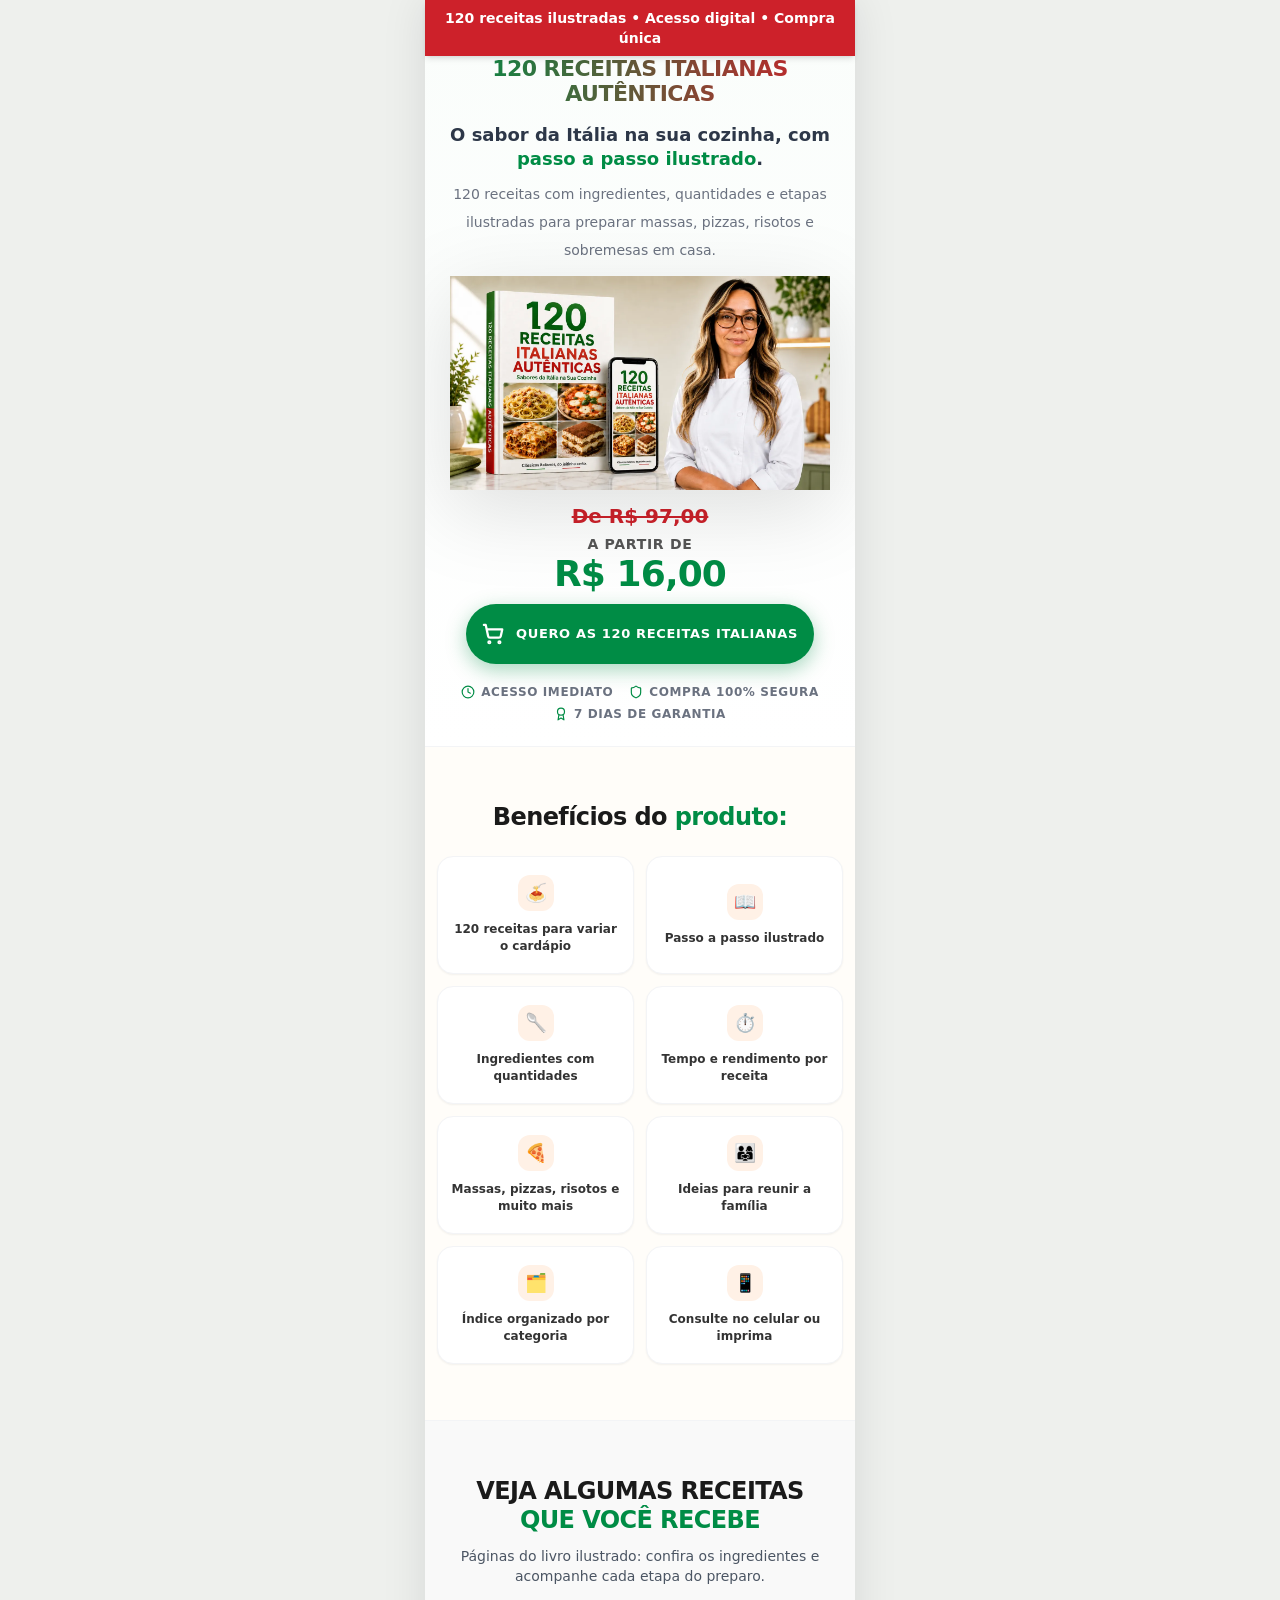
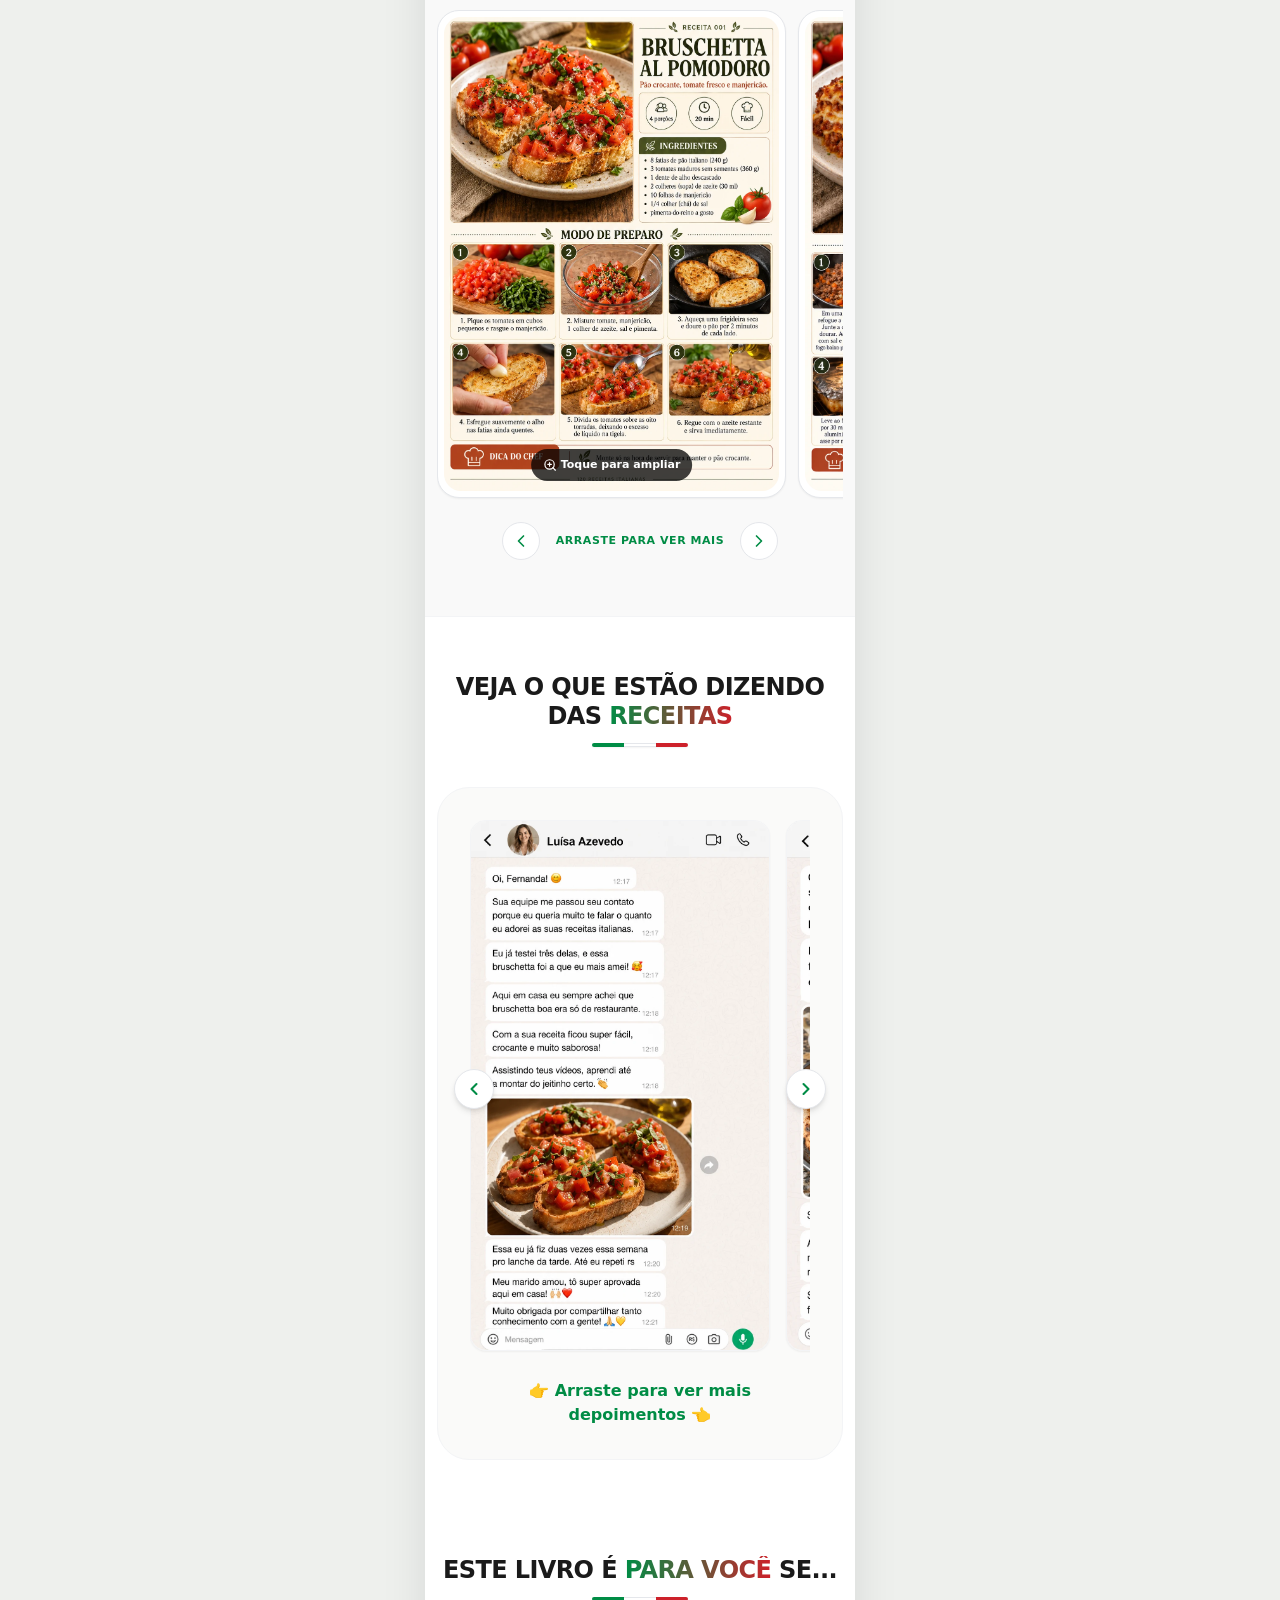
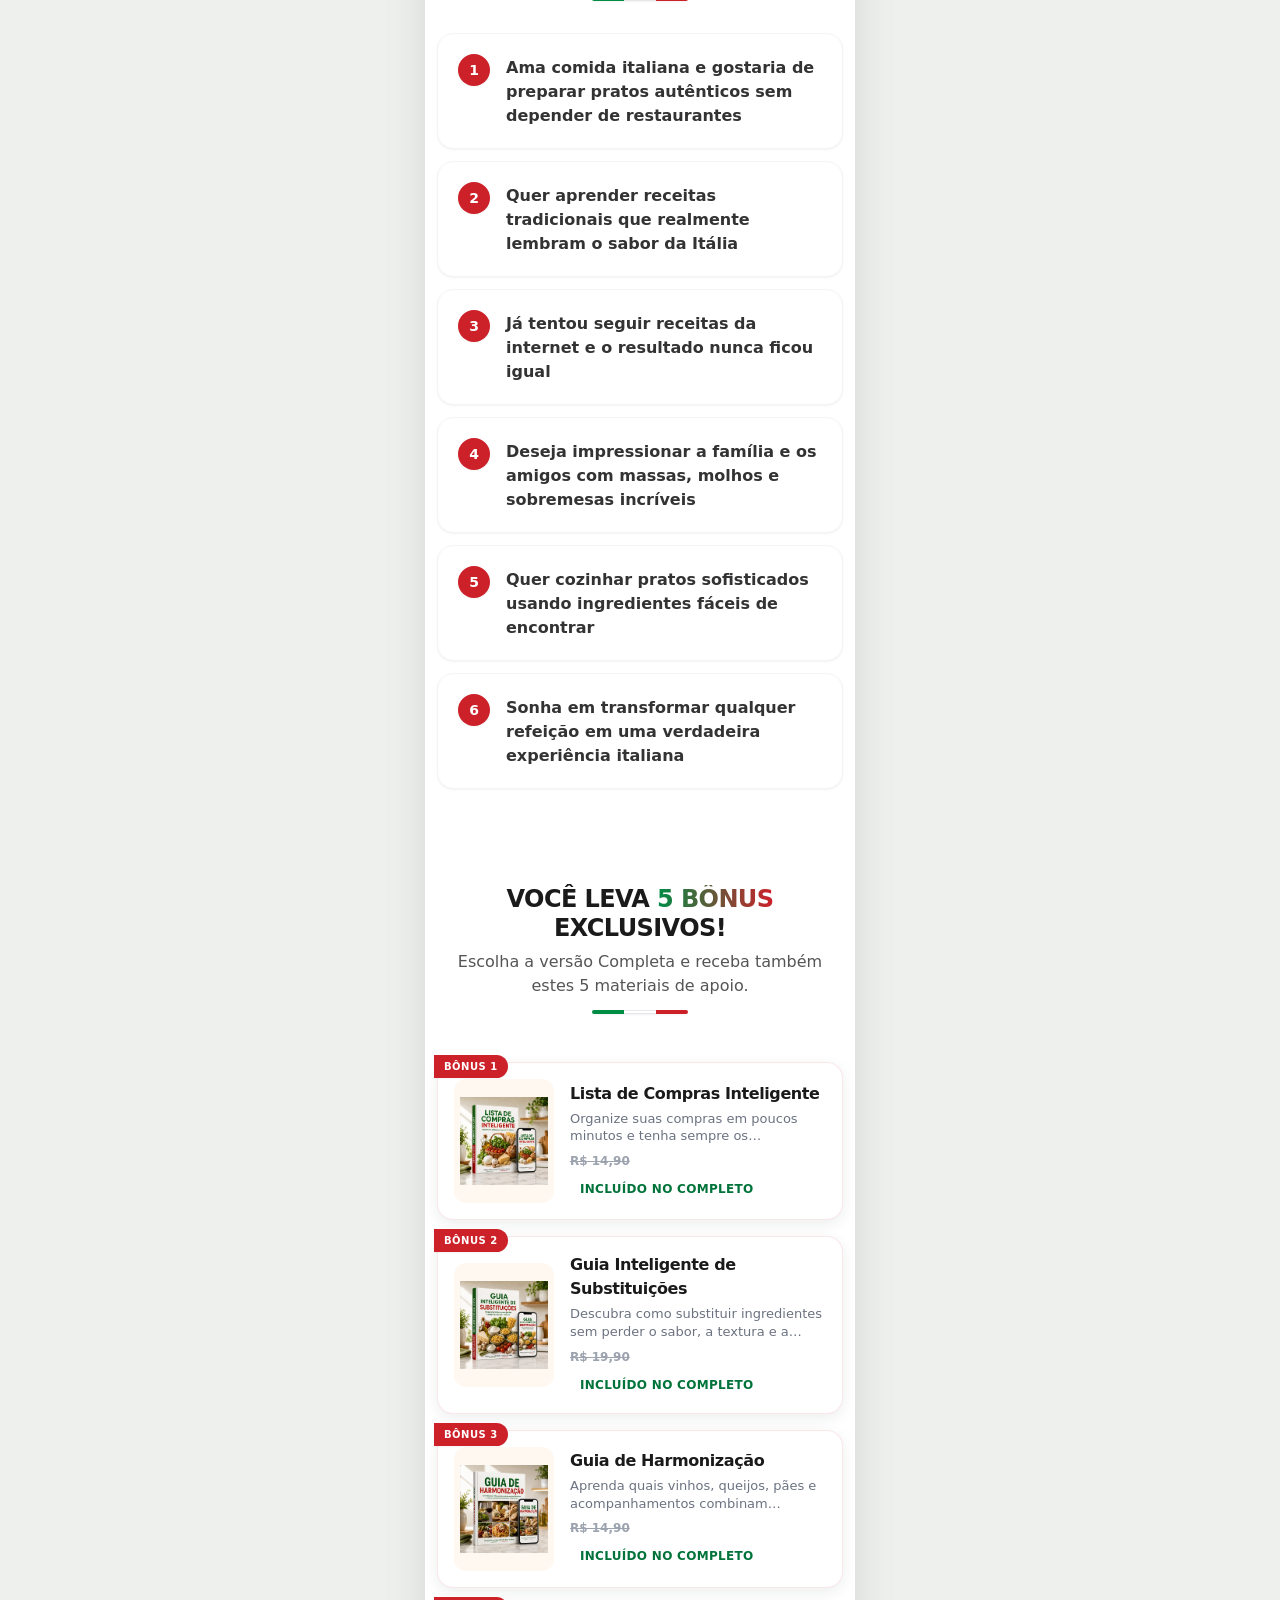
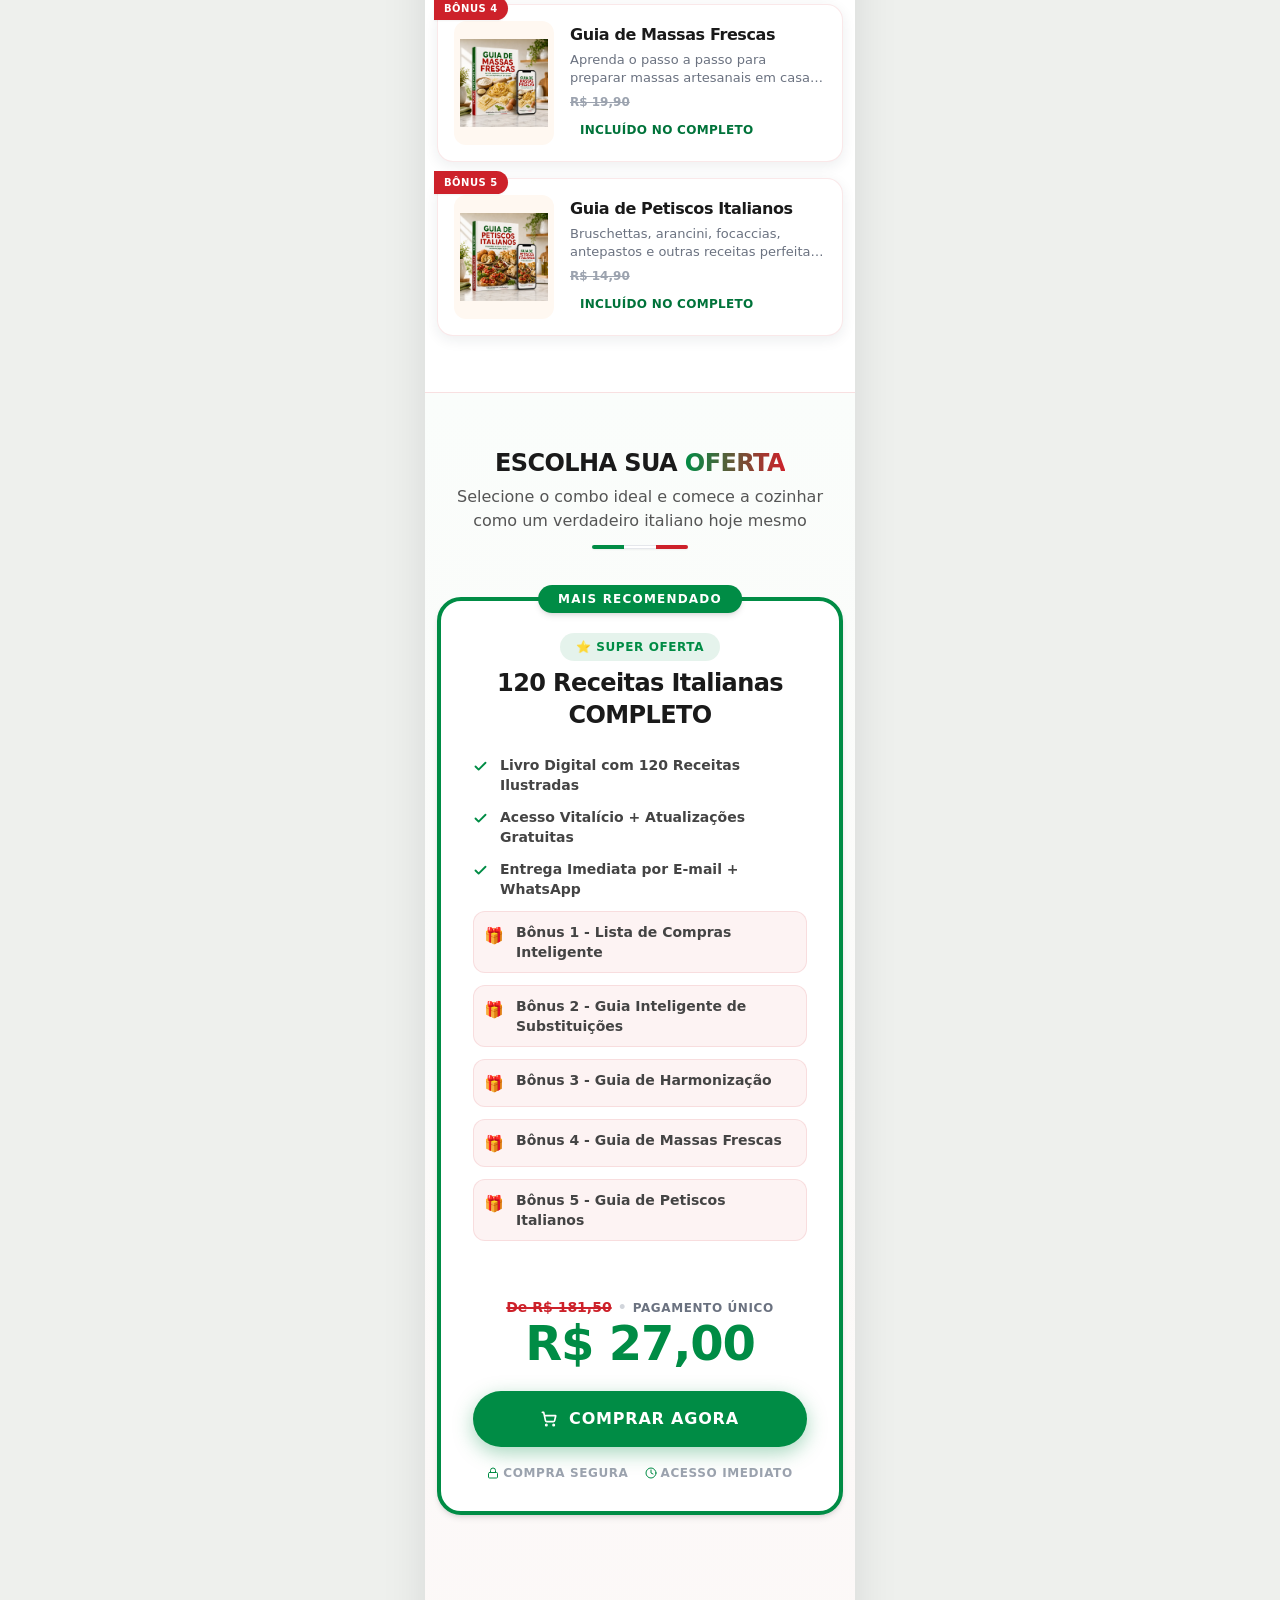
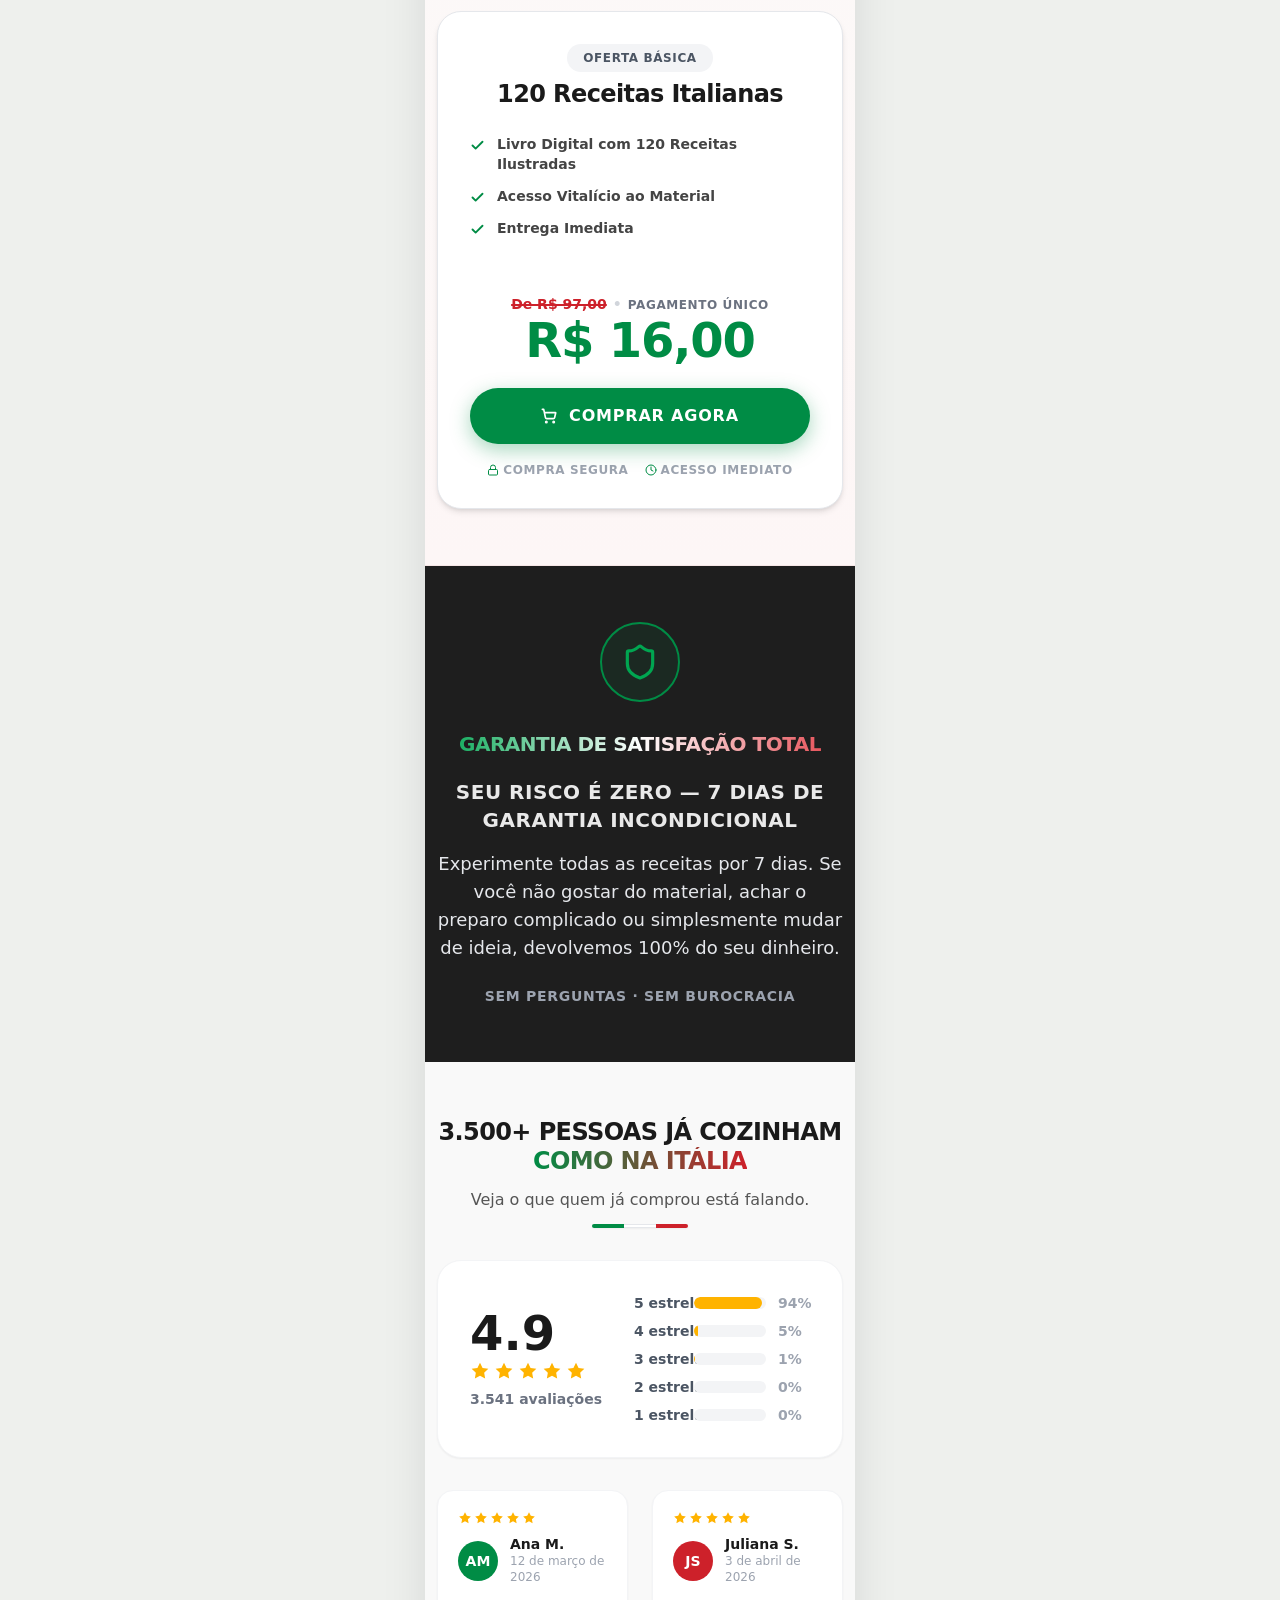
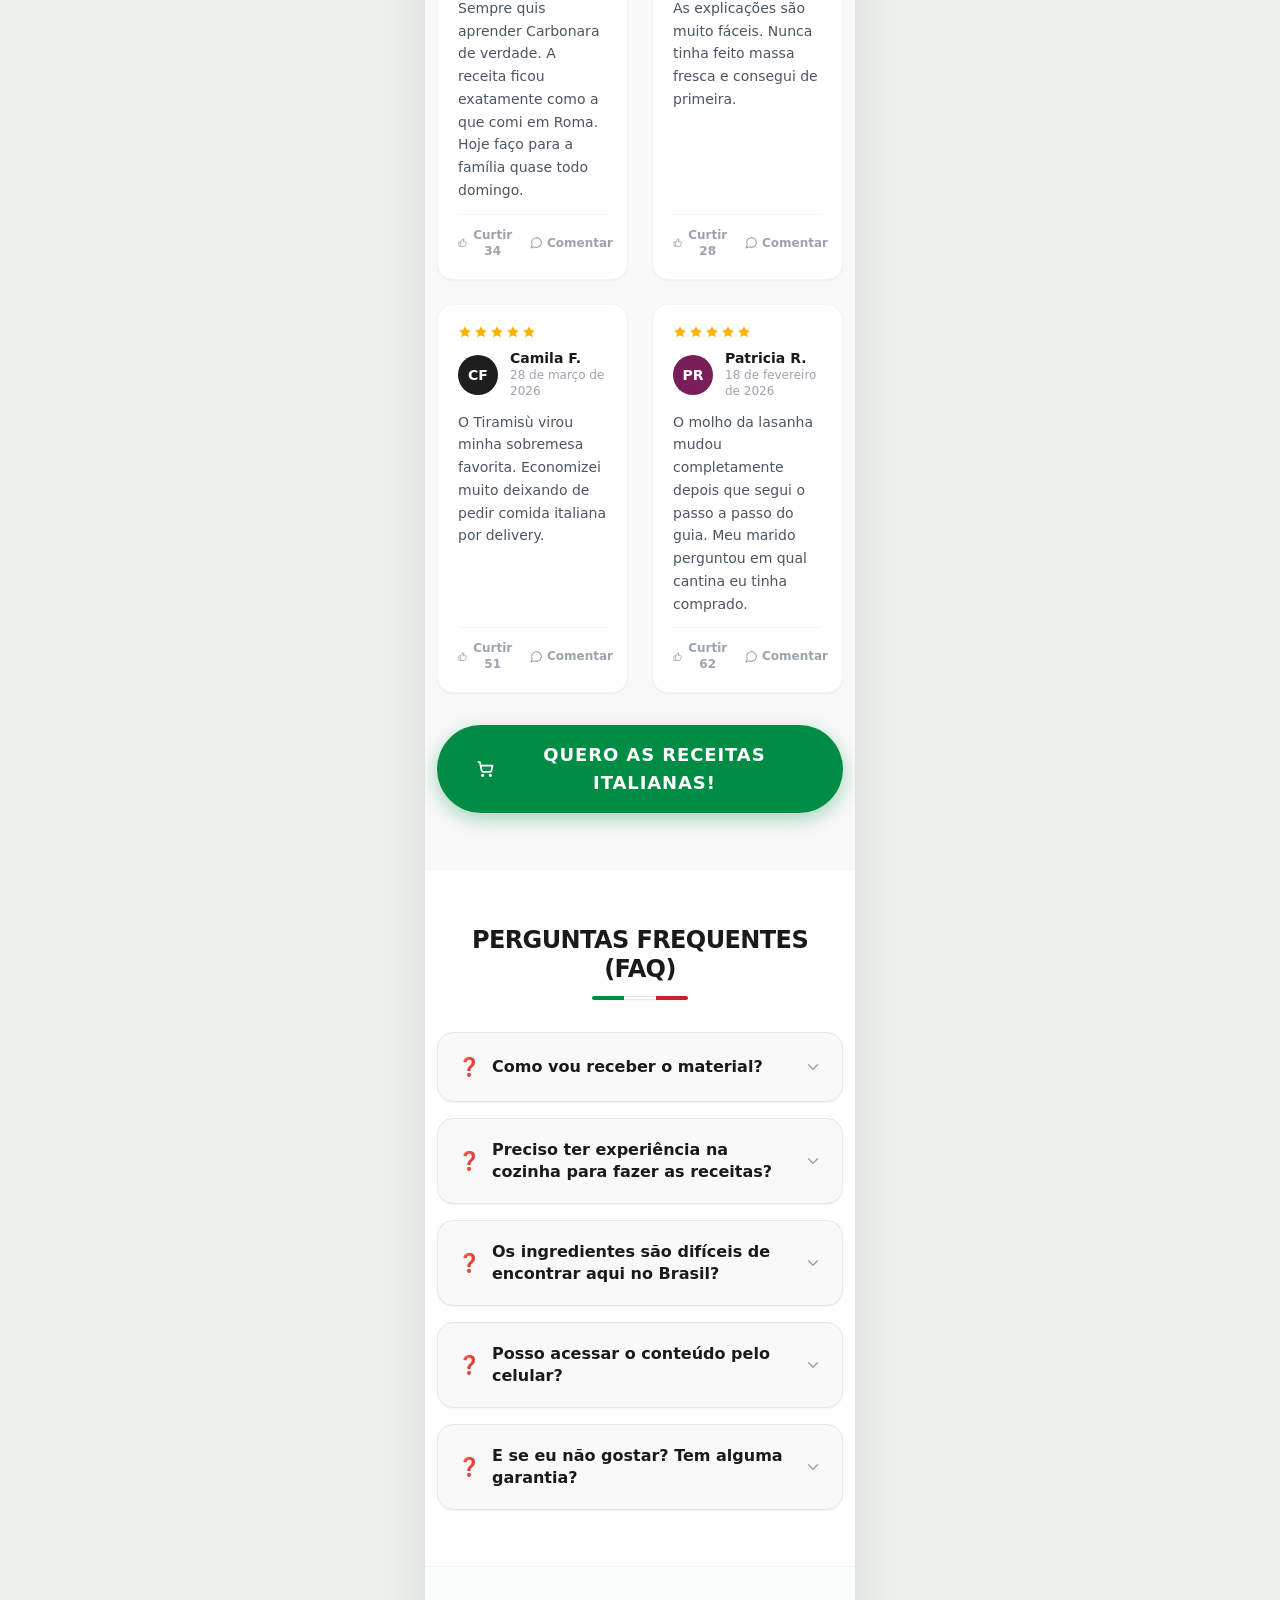
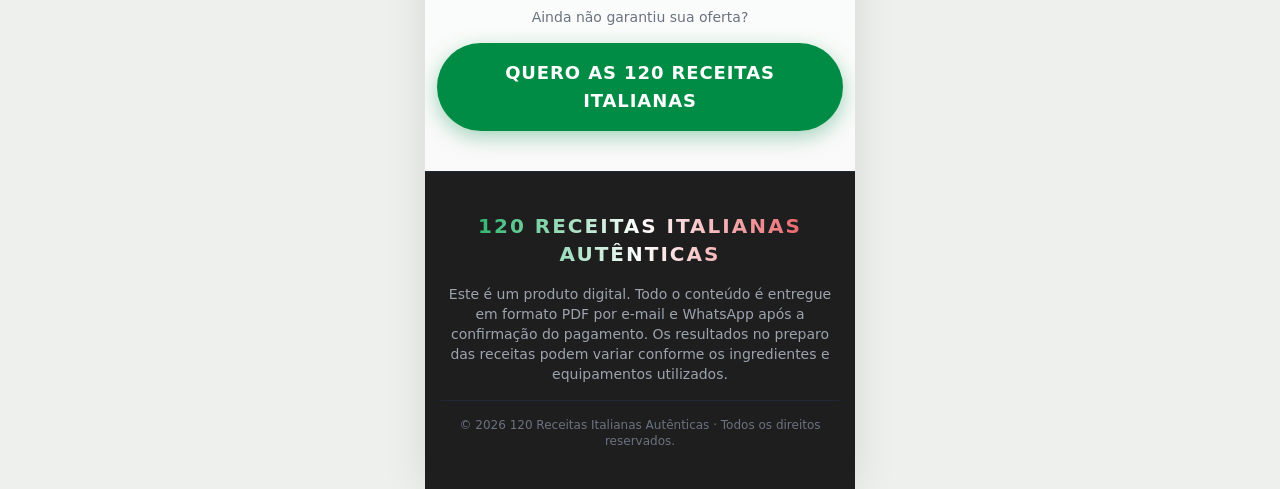
<file: index.html>
<!doctype html>
<html lang="pt-BR">

<head>
  <meta charset="UTF-8" />
  <link rel="icon" href="data:image/svg+xml,<svg xmlns='http://www.w3.org/2000/svg' viewBox='0 0 100 100'><text y='.9em' font-size='90'>🍝</text></svg>" />
  <meta name="viewport" content="width=device-width, initial-scale=1.0" />
  <title>120 Receitas Italianas Autênticas</title>
  <meta name="description"
    content="120 receitas italianas com ingredientes, quantidades e passo a passo ilustrado. Massas, pizzas, risotos e sobremesas em um livro digital para consultar na cozinha." />

  <meta property="og:type" content="website" />
  <meta property="og:locale" content="pt_BR" />
  <meta property="og:url" content="https://120receitasitalianas.netlify.app/" />
  <meta property="og:title" content="120 Receitas Italianas Autênticas" />
  <meta property="og:description"
    content="120 receitas italianas com ingredientes, quantidades e passo a passo ilustrado. Massas, pizzas, risotos e sobremesas em um livro digital para consultar na cozinha." />
  <meta property="og:image" content="https://120receitasitalianas.netlify.app/banner_hero.webp" />
  <meta property="og:image:type" content="image/webp" />
  <meta property="og:image:width" content="1400" />
  <meta property="og:image:height" content="788" />
  <meta property="og:image:alt" content="120 Receitas Italianas Autênticas" />

  <meta name="twitter:card" content="summary_large_image" />
  <meta name="twitter:title" content="120 Receitas Italianas Autênticas" />
  <meta name="twitter:description"
    content="120 receitas italianas com ingredientes, quantidades e passo a passo ilustrado. Massas, pizzas, risotos e sobremesas em um livro digital para consultar na cozinha." />
  <meta name="twitter:image" content="https://120receitasitalianas.netlify.app/banner_hero.webp" />

  <!-- Abre cedo as ligações aos domínios de tracking/checkout para o pixel disparar mais rápido -->
  <link rel="preconnect" href="https://cdn.utmify.com.br" crossorigin />
  <link rel="dns-prefetch" href="https://cdn.utmify.com.br" />
  <link rel="dns-prefetch" href="https://www.clarity.ms" />
  <link rel="dns-prefetch" href="https://app.zuptos.com.br" />

  <script>
    window.pixelId = "6a679ff09a4f53e9bb8ce59e";
    var a = document.createElement("script");
    a.setAttribute("async", "");
    a.setAttribute("defer", "");
    a.setAttribute("src", "https://cdn.utmify.com.br/scripts/pixel/pixel.js");
    document.head.appendChild(a);
  </script>

  <script src="https://cdn.utmify.com.br/scripts/utms/latest.js" data-utmify-prevent-subids async defer></script>

  <!-- Microsoft Clarity -->
  <script type="text/javascript">
    (function(c,l,a,r,i,t,y){
        c[a]=c[a]||function(){(c[a].q=c[a].q||[]).push(arguments)};
        t=l.createElement(r);t.async=1;t.src="https://www.clarity.ms/tag/"+i;
        y=l.getElementsByTagName(r)[0];y.parentNode.insertBefore(t,y);
    })(window, document, "clarity", "script", "xt61g3t5o6");
  </script>
  <link rel="stylesheet" href="assets/index-BymikRev.css">
<!-- Wiapy: o checkout não roda o Pixel; ele lê o fbc de ?fbclick= e o fbp de ?fbp=. Passa os da página no clique. -->
<script>(function(){function c(n){var m=document.cookie.match(new RegExp("(?:^|; )"+n+"=([^;]*)"));try{return m?decodeURIComponent(m[1]):null}catch(e){return null}}var u;function f(){if(u===undefined){u=null;try{var i=new URL(location.href).searchParams.get("fbclid");if(i)u="fb.1."+Date.now()+"."+i}catch(e){}}return u}function fix(e){var a=e.target&&e.target.closest&&e.target.closest("a[href]");if(!a)return;try{var h=new URL(a.href);if(h.hostname!=="pay.wiapy.com")return;var b=c("_fbc")||f(),p=c("_fbp");if(b)h.searchParams.set("fbclick",b);if(p)h.searchParams.set("fbp",p);if(a.href!==h.toString())a.href=h.toString()}catch(e){}}document.addEventListener("click",fix,true);document.addEventListener("auxclick",fix,true)})();</script>
</head>

<body>
  <div id="root"><div class="italian-sales mobile-first-offer min-h-screen bg-[#FDFDFD] text-[#1A1A1A] font-sans antialiased"><div class="fixed top-0 left-0 right-0 z-50 bg-[#CD212A] text-white text-center py-2 px-4 text-xs sm:text-sm font-bold shadow-md flex items-center justify-center"><span>120 receitas ilustradas • Acesso digital • Compra única</span></div><header class="bg-gradient-to-b from-[#FAFDFB] to-[#FFFFFF] pt-14 sm:pt-20 pb-6 sm:pb-10 px-4 sm:px-6"><div class="front-hero-content max-w-4xl mx-auto text-center w-full flex flex-col"><h1 class="front-hero-title text-[24px] sm:text-3xl md:text-4xl lg:text-5xl font-black leading-[1.1] sm:leading-tight tracking-tight uppercase mb-3 max-w-3xl mx-auto pb-1 bg-gradient-to-r from-[#008C45] to-[#CD212A] bg-clip-text text-transparent">120 Receitas Italianas Autênticas</h1><h2 class="front-hero-subtitle text-lg sm:text-2xl md:text-3xl font-extrabold text-[#2D3748] max-w-3xl mx-auto leading-snug mb-2">O sabor da Itália na sua cozinha, com <span class="text-[#008C45]">passo a passo ilustrado</span>.</h2><p class="front-hero-description text-gray-500 text-[14px] sm:text-lg md:text-xl font-medium max-w-2xl mx-auto leading-relaxed mb-3 sm:mb-5 px-2 sm:px-0">120 receitas com ingredientes, quantidades e etapas ilustradas para preparar massas, pizzas, risotos e sobremesas em casa.</p><div class="front-hero-mockup mb-3 sm:mb-6 relative flex justify-center max-w-[380px] sm:max-w-xl md:max-w-2xl lg:max-w-3xl mx-auto"><div class="absolute inset-0 bg-gradient-to-tr from-[#008C45]/10 to-[#CD212A]/10 rounded-full filter blur-3xl opacity-50 -z-10 w-80 h-80 sm:w-[480px] sm:h-[480px] mx-auto my-auto"></div><img src="banner_hero.webp" alt="120 Receitas Italianas Autênticas - Combo Completo" class="w-full h-auto object-contain transform hover:scale-105 transition duration-500 drop-shadow-[0_20px_40px_rgba(0,0,0,0.12)]" width="1400" height="788" fetchpriority="high" decoding="async"></div><div class="mb-3 flex flex-col items-center justify-center text-center"><span class="text-[#CD212A] text-base sm:text-xl font-extrabold line-through decoration-[#CD212A] decoration-2">De R$ 97,00</span><span class="text-[#555555] text-xs sm:text-sm font-bold uppercase tracking-wider mt-1">a partir de</span><span class="front-hero-price text-[#008C45] text-4xl sm:text-6xl md:text-7xl font-black tracking-tight mt-0.5">R$ 16,00</span></div><div class="mb-3 sm:mb-4"><button class="bg-[#008C45] hover:bg-[#00733A] text-white font-extrabold py-4 px-8 sm:px-10 rounded-full shadow-[0_6px_20px_rgba(0,140,69,0.35)] hover:shadow-[0_10px_25px_rgba(0,140,69,0.5)] transform transition duration-300 hover:scale-105 active:scale-95 inline-flex items-center justify-center gap-3 uppercase tracking-wider text-sm sm:text-base md:text-lg animate-pulse-cta  !py-4 !px-4 !text-[13px] !max-w-full"><svg xmlns="http://www.w3.org/2000/svg" width="20" height="20" viewBox="0 0 24 24" fill="none" stroke="currentColor" stroke-width="2.5" stroke-linecap="round" stroke-linejoin="round" class="lucide lucide-shopping-cart sm:w-[22px] sm:h-[22px]"><circle cx="8" cy="21" r="1"></circle><circle cx="19" cy="21" r="1"></circle><path d="M2.05 2.05h2l2.66 12.42a2 2 0 0 0 2 1.58h9.78a2 2 0 0 0 1.95-1.57l1.65-7.43H5.12"></path></svg>QUERO AS 120 RECEITAS ITALIANAS</button></div><div class="flex flex-wrap items-center justify-center gap-x-4 gap-y-1.5 mt-1 text-xs text-gray-500 font-bold uppercase tracking-wider"><div class="flex items-center gap-1.5"><svg xmlns="http://www.w3.org/2000/svg" width="14" height="14" viewBox="0 0 24 24" fill="none" stroke="currentColor" stroke-width="2" stroke-linecap="round" stroke-linejoin="round" class="lucide lucide-clock text-[#008C45]"><circle cx="12" cy="12" r="10"></circle><polyline points="12 6 12 12 16 14"></polyline></svg><span>Acesso Imediato</span></div><div class="flex items-center gap-1.5"><svg xmlns="http://www.w3.org/2000/svg" width="14" height="14" viewBox="0 0 24 24" fill="none" stroke="currentColor" stroke-width="2" stroke-linecap="round" stroke-linejoin="round" class="lucide lucide-shield text-[#008C45]"><path d="M20 13c0 5-3.5 7.5-7.66 8.95a1 1 0 0 1-.67-.01C7.5 20.5 4 18 4 13V6a1 1 0 0 1 1-1c2 0 4.5-1.2 6.24-2.72a1.17 1.17 0 0 1 1.52 0C14.51 3.81 17 5 19 5a1 1 0 0 1 1 1z"></path></svg><span>Compra 100% Segura</span></div><div class="flex items-center gap-1.5"><svg xmlns="http://www.w3.org/2000/svg" width="14" height="14" viewBox="0 0 24 24" fill="none" stroke="currentColor" stroke-width="2" stroke-linecap="round" stroke-linejoin="round" class="lucide lucide-award text-[#008C45]"><circle cx="12" cy="8" r="6"></circle><path d="M15.477 12.89 17 22l-5-3-5 3 1.523-9.11"></path></svg><span>7 Dias de Garantia</span></div></div></div></header><section class="border-y border-gray-100 bg-[#FFFDF9] px-3 py-9 sm:py-14" aria-labelledby="benefits-title"><div class="mx-auto max-w-5xl"><h2 id="benefits-title" class="mb-6 text-center text-[28px] font-black leading-tight tracking-tight">Benefícios do <span class="text-[#008C45]">produto:</span></h2><div class="front-benefits-grid grid grid-cols-2 gap-3 md:grid-cols-4"><div class="flex min-h-[118px] flex-col items-center justify-center gap-2.5 rounded-2xl border border-gray-100 bg-white px-3 py-3 text-center shadow-sm"><span aria-hidden="true" class="flex h-9 w-9 items-center justify-center rounded-xl bg-[#FFF1E6] text-lg">🍝</span><p class="text-xs font-extrabold leading-snug text-[#333333]">120 receitas para variar o cardápio</p></div><div class="flex min-h-[118px] flex-col items-center justify-center gap-2.5 rounded-2xl border border-gray-100 bg-white px-3 py-3 text-center shadow-sm"><span aria-hidden="true" class="flex h-9 w-9 items-center justify-center rounded-xl bg-[#FFF1E6] text-lg">📖</span><p class="text-xs font-extrabold leading-snug text-[#333333]">Passo a passo ilustrado</p></div><div class="flex min-h-[118px] flex-col items-center justify-center gap-2.5 rounded-2xl border border-gray-100 bg-white px-3 py-3 text-center shadow-sm"><span aria-hidden="true" class="flex h-9 w-9 items-center justify-center rounded-xl bg-[#FFF1E6] text-lg">🥄</span><p class="text-xs font-extrabold leading-snug text-[#333333]">Ingredientes com quantidades</p></div><div class="flex min-h-[118px] flex-col items-center justify-center gap-2.5 rounded-2xl border border-gray-100 bg-white px-3 py-3 text-center shadow-sm"><span aria-hidden="true" class="flex h-9 w-9 items-center justify-center rounded-xl bg-[#FFF1E6] text-lg">⏱️</span><p class="text-xs font-extrabold leading-snug text-[#333333]">Tempo e rendimento por receita</p></div><div class="flex min-h-[118px] flex-col items-center justify-center gap-2.5 rounded-2xl border border-gray-100 bg-white px-3 py-3 text-center shadow-sm"><span aria-hidden="true" class="flex h-9 w-9 items-center justify-center rounded-xl bg-[#FFF1E6] text-lg">🍕</span><p class="text-xs font-extrabold leading-snug text-[#333333]">Massas, pizzas, risotos e muito mais</p></div><div class="flex min-h-[118px] flex-col items-center justify-center gap-2.5 rounded-2xl border border-gray-100 bg-white px-3 py-3 text-center shadow-sm"><span aria-hidden="true" class="flex h-9 w-9 items-center justify-center rounded-xl bg-[#FFF1E6] text-lg">👨‍👩‍👧</span><p class="text-xs font-extrabold leading-snug text-[#333333]">Ideias para reunir a família</p></div><div class="flex min-h-[118px] flex-col items-center justify-center gap-2.5 rounded-2xl border border-gray-100 bg-white px-3 py-3 text-center shadow-sm"><span aria-hidden="true" class="flex h-9 w-9 items-center justify-center rounded-xl bg-[#FFF1E6] text-lg">🗂️</span><p class="text-xs font-extrabold leading-snug text-[#333333]">Índice organizado por categoria</p></div><div class="flex min-h-[118px] flex-col items-center justify-center gap-2.5 rounded-2xl border border-gray-100 bg-white px-3 py-3 text-center shadow-sm"><span aria-hidden="true" class="flex h-9 w-9 items-center justify-center rounded-xl bg-[#FFF1E6] text-lg">📱</span><p class="text-xs font-extrabold leading-snug text-[#333333]">Consulte no celular ou imprima</p></div></div></div></section><section class="overflow-hidden border-b border-gray-100 bg-[#F9F9F9] px-3 py-9 sm:py-14" aria-labelledby="inside-book-title"><div class="mx-auto max-w-5xl"><h2 id="inside-book-title" class="text-center text-2xl font-black uppercase leading-tight tracking-tight">Veja algumas receitas<br><span class="text-[#008C45]">que você recebe</span></h2><p class="mx-auto mb-6 mt-3 max-w-xl text-center text-sm text-gray-600">Páginas do livro ilustrado: confira os ingredientes e acompanhe cada etapa do preparo.</p><div class="no-scrollbar flex snap-x snap-mandatory gap-3 overflow-x-auto pb-3" aria-label="Amostras do livro digital"><button type="button" aria-label="Ampliar receita: Bruschetta al Pomodoro" class="relative w-[86%] max-w-[390px] shrink-0 snap-start overflow-hidden rounded-[22px] border border-gray-200 bg-white p-1.5 shadow-sm"><img src="amostras/receita-001.webp" alt="Página ilustrada de Bruschetta al Pomodoro, com ingredientes e seis etapas de preparo" width="1055" height="1491" loading="lazy" decoding="async" class="h-auto w-full rounded-[17px]"><span class="absolute bottom-4 left-1/2 flex -translate-x-1/2 items-center gap-1 whitespace-nowrap rounded-full bg-black/75 px-3 py-2 text-[11px] font-bold text-white"><svg xmlns="http://www.w3.org/2000/svg" width="14" height="14" viewBox="0 0 24 24" fill="none" stroke="currentColor" stroke-width="2" stroke-linecap="round" stroke-linejoin="round" class="lucide lucide-zoom-in "><circle cx="11" cy="11" r="8"></circle><line x1="21" x2="16.65" y1="21" y2="16.65"></line><line x1="11" x2="11" y1="8" y2="14"></line><line x1="8" x2="14" y1="11" y2="11"></line></svg>Toque para ampliar</span></button><button type="button" aria-label="Ampliar receita: Lasanha à Bolonhesa" class="relative w-[86%] max-w-[390px] shrink-0 snap-start overflow-hidden rounded-[22px] border border-gray-200 bg-white p-1.5 shadow-sm"><img src="amostras/receita-024.webp" alt="Página ilustrada de Lasanha à Bolonhesa, com ingredientes e seis etapas de preparo" width="1055" height="1491" loading="lazy" decoding="async" class="h-auto w-full rounded-[17px]"><span class="absolute bottom-4 left-1/2 flex -translate-x-1/2 items-center gap-1 whitespace-nowrap rounded-full bg-black/75 px-3 py-2 text-[11px] font-bold text-white"><svg xmlns="http://www.w3.org/2000/svg" width="14" height="14" viewBox="0 0 24 24" fill="none" stroke="currentColor" stroke-width="2" stroke-linecap="round" stroke-linejoin="round" class="lucide lucide-zoom-in "><circle cx="11" cy="11" r="8"></circle><line x1="21" x2="16.65" y1="21" y2="16.65"></line><line x1="11" x2="11" y1="8" y2="14"></line><line x1="8" x2="14" y1="11" y2="11"></line></svg>Toque para ampliar</span></button><button type="button" aria-label="Ampliar receita: Risoto alla Milanese" class="relative w-[86%] max-w-[390px] shrink-0 snap-start overflow-hidden rounded-[22px] border border-gray-200 bg-white p-1.5 shadow-sm"><img src="amostras/receita-031.webp" alt="Página ilustrada de Risoto alla Milanese, com ingredientes e seis etapas de preparo" width="1055" height="1491" loading="lazy" decoding="async" class="h-auto w-full rounded-[17px]"><span class="absolute bottom-4 left-1/2 flex -translate-x-1/2 items-center gap-1 whitespace-nowrap rounded-full bg-black/75 px-3 py-2 text-[11px] font-bold text-white"><svg xmlns="http://www.w3.org/2000/svg" width="14" height="14" viewBox="0 0 24 24" fill="none" stroke="currentColor" stroke-width="2" stroke-linecap="round" stroke-linejoin="round" class="lucide lucide-zoom-in "><circle cx="11" cy="11" r="8"></circle><line x1="21" x2="16.65" y1="21" y2="16.65"></line><line x1="11" x2="11" y1="8" y2="14"></line><line x1="8" x2="14" y1="11" y2="11"></line></svg>Toque para ampliar</span></button><button type="button" aria-label="Ampliar receita: Pizza Margherita" class="relative w-[86%] max-w-[390px] shrink-0 snap-start overflow-hidden rounded-[22px] border border-gray-200 bg-white p-1.5 shadow-sm"><img src="amostras/receita-046.webp" alt="Página ilustrada de Pizza Margherita, com ingredientes e seis etapas de preparo" width="1055" height="1491" loading="lazy" decoding="async" class="h-auto w-full rounded-[17px]"><span class="absolute bottom-4 left-1/2 flex -translate-x-1/2 items-center gap-1 whitespace-nowrap rounded-full bg-black/75 px-3 py-2 text-[11px] font-bold text-white"><svg xmlns="http://www.w3.org/2000/svg" width="14" height="14" viewBox="0 0 24 24" fill="none" stroke="currentColor" stroke-width="2" stroke-linecap="round" stroke-linejoin="round" class="lucide lucide-zoom-in "><circle cx="11" cy="11" r="8"></circle><line x1="21" x2="16.65" y1="21" y2="16.65"></line><line x1="11" x2="11" y1="8" y2="14"></line><line x1="8" x2="14" y1="11" y2="11"></line></svg>Toque para ampliar</span></button><button type="button" aria-label="Ampliar receita: Abobrinha Recheada" class="relative w-[86%] max-w-[390px] shrink-0 snap-start overflow-hidden rounded-[22px] border border-gray-200 bg-white p-1.5 shadow-sm"><img src="amostras/receita-077.webp" alt="Página ilustrada de Abobrinha Recheada, com ingredientes e seis etapas de preparo" width="1055" height="1491" loading="lazy" decoding="async" class="h-auto w-full rounded-[17px]"><span class="absolute bottom-4 left-1/2 flex -translate-x-1/2 items-center gap-1 whitespace-nowrap rounded-full bg-black/75 px-3 py-2 text-[11px] font-bold text-white"><svg xmlns="http://www.w3.org/2000/svg" width="14" height="14" viewBox="0 0 24 24" fill="none" stroke="currentColor" stroke-width="2" stroke-linecap="round" stroke-linejoin="round" class="lucide lucide-zoom-in "><circle cx="11" cy="11" r="8"></circle><line x1="21" x2="16.65" y1="21" y2="16.65"></line><line x1="11" x2="11" y1="8" y2="14"></line><line x1="8" x2="14" y1="11" y2="11"></line></svg>Toque para ampliar</span></button><button type="button" aria-label="Ampliar receita: Cannoli Siciliani" class="relative w-[86%] max-w-[390px] shrink-0 snap-start overflow-hidden rounded-[22px] border border-gray-200 bg-white p-1.5 shadow-sm"><img src="amostras/receita-108.webp" alt="Página ilustrada de Cannoli Siciliani, com ingredientes e seis etapas de preparo" width="1055" height="1491" loading="lazy" decoding="async" class="h-auto w-full rounded-[17px]"><span class="absolute bottom-4 left-1/2 flex -translate-x-1/2 items-center gap-1 whitespace-nowrap rounded-full bg-black/75 px-3 py-2 text-[11px] font-bold text-white"><svg xmlns="http://www.w3.org/2000/svg" width="14" height="14" viewBox="0 0 24 24" fill="none" stroke="currentColor" stroke-width="2" stroke-linecap="round" stroke-linejoin="round" class="lucide lucide-zoom-in "><circle cx="11" cy="11" r="8"></circle><line x1="21" x2="16.65" y1="21" y2="16.65"></line><line x1="11" x2="11" y1="8" y2="14"></line><line x1="8" x2="14" y1="11" y2="11"></line></svg>Toque para ampliar</span></button></div><div class="mt-3 flex items-center justify-center gap-4 text-[#008C45]"><button type="button" aria-label="Receita anterior" class="rounded-full border border-gray-200 bg-white p-2"><svg xmlns="http://www.w3.org/2000/svg" width="20" height="20" viewBox="0 0 24 24" fill="none" stroke="currentColor" stroke-width="2" stroke-linecap="round" stroke-linejoin="round" class="lucide lucide-chevron-left "><path d="m15 18-6-6 6-6"></path></svg></button><span class="text-[11px] font-extrabold uppercase tracking-wider">Arraste para ver mais</span><button type="button" aria-label="Próxima receita" class="rounded-full border border-gray-200 bg-white p-2"><svg xmlns="http://www.w3.org/2000/svg" width="20" height="20" viewBox="0 0 24 24" fill="none" stroke="currentColor" stroke-width="2" stroke-linecap="round" stroke-linejoin="round" class="lucide lucide-chevron-right "><path d="m9 18 6-6-6-6"></path></svg></button></div><dialog class="book-dialog" aria-label="Página ampliada: Bruschetta al Pomodoro"><button type="button" aria-label="Fechar receita ampliada" class="z-10 rounded-full bg-[#008C45] p-3 text-white shadow-lg"><svg xmlns="http://www.w3.org/2000/svg" width="22" height="22" viewBox="0 0 24 24" fill="none" stroke="currentColor" stroke-width="2" stroke-linecap="round" stroke-linejoin="round" class="lucide lucide-x "><path d="M18 6 6 18"></path><path d="m6 6 12 12"></path></svg></button></dialog></div></section><section class="py-10 px-4 sm:py-14 bg-white"><div class="max-w-5xl mx-auto"><div class="text-center mb-8 sm:mb-10"><h2 class="text-2xl sm:text-3xl md:text-4xl font-extrabold text-[#1A1A1A] uppercase tracking-tight">VEJA O QUE ESTÃO DIZENDO DAS <span class="bg-gradient-to-r from-[#008C45] to-[#CD212A] bg-clip-text text-transparent">RECEITAS</span></h2><div class="mx-auto mt-3 flex h-1 w-24 overflow-hidden rounded-full shadow-sm "><span class="flex-1 bg-[#008C45]"></span><span class="flex-1 bg-white border-y border-gray-200"></span><span class="flex-1 bg-[#CD212A]"></span></div></div><div class="bg-[#FAFAF9] rounded-[32px] border border-gray-100 p-4 sm:p-8"><div class="relative"><div class="no-scrollbar flex gap-4 overflow-x-auto snap-x snap-mandatory scroll-smooth pb-2 cursor-grab active:cursor-grabbing select-none"><div class="snap-center flex-shrink-0 w-[260px] sm:w-[300px] rounded-2xl overflow-hidden border border-gray-100 shadow-sm bg-white"><img src="depoimento_1.webp" alt="Depoimento de quem já usa as receitas 1" class="w-full h-auto object-contain pointer-events-none" width="941" height="1672" loading="lazy" decoding="async" draggable="false"></div><div class="snap-center flex-shrink-0 w-[260px] sm:w-[300px] rounded-2xl overflow-hidden border border-gray-100 shadow-sm bg-white"><img src="depoimento_2.webp" alt="Depoimento de quem já usa as receitas 2" class="w-full h-auto object-contain pointer-events-none" width="941" height="1672" loading="lazy" decoding="async" draggable="false"></div><div class="snap-center flex-shrink-0 w-[260px] sm:w-[300px] rounded-2xl overflow-hidden border border-gray-100 shadow-sm bg-white"><img src="depoimento_3.webp" alt="Depoimento de quem já usa as receitas 3" class="w-full h-auto object-contain pointer-events-none" width="941" height="1672" loading="lazy" decoding="async" draggable="false"></div><div class="snap-center flex-shrink-0 w-[260px] sm:w-[300px] rounded-2xl overflow-hidden border border-gray-100 shadow-sm bg-white"><img src="depoimento_4.webp" alt="Depoimento de quem já usa as receitas 4" class="w-full h-auto object-contain pointer-events-none" width="941" height="1672" loading="lazy" decoding="async" draggable="false"></div><div class="snap-center flex-shrink-0 w-[260px] sm:w-[300px] rounded-2xl overflow-hidden border border-gray-100 shadow-sm bg-white"><img src="depoimento_5.webp" alt="Depoimento de quem já usa as receitas 5" class="w-full h-auto object-contain pointer-events-none" width="941" height="1672" loading="lazy" decoding="async" draggable="false"></div></div><button type="button" aria-label="Ver depoimento anterior" class="hidden md:flex absolute top-1/2 -left-4 -translate-y-1/2 w-10 h-10 rounded-full bg-white border border-gray-200 shadow-md items-center justify-center text-[#008C45] hover:bg-[#008C45] hover:text-white hover:border-[#008C45] transition duration-200"><svg xmlns="http://www.w3.org/2000/svg" width="20" height="20" viewBox="0 0 24 24" fill="none" stroke="currentColor" stroke-width="2.5" stroke-linecap="round" stroke-linejoin="round" class="lucide lucide-chevron-left "><path d="m15 18-6-6 6-6"></path></svg></button><button type="button" aria-label="Ver próximo depoimento" class="hidden md:flex absolute top-1/2 -right-4 -translate-y-1/2 w-10 h-10 rounded-full bg-white border border-gray-200 shadow-md items-center justify-center text-[#008C45] hover:bg-[#008C45] hover:text-white hover:border-[#008C45] transition duration-200"><svg xmlns="http://www.w3.org/2000/svg" width="20" height="20" viewBox="0 0 24 24" fill="none" stroke="currentColor" stroke-width="2.5" stroke-linecap="round" stroke-linejoin="round" class="lucide lucide-chevron-right "><path d="m9 18 6-6-6-6"></path></svg></button></div><p class="text-center text-sm sm:text-base font-bold text-[#008C45] mt-5">👉 Arraste para ver mais depoimentos 👈</p></div></div></section><section class="py-10 px-3 bg-white"><div class="max-w-4xl mx-auto"><div class="text-center mb-6 sm:mb-8"><h2 class="text-2xl sm:text-3xl md:text-4xl font-extrabold text-[#1A1A1A] uppercase tracking-tight">ESTE LIVRO É <span class="bg-gradient-to-r from-[#008C45] to-[#CD212A] bg-clip-text text-transparent">PARA VOCÊ</span> SE...</h2><div class="mx-auto mt-3 flex h-1 w-24 overflow-hidden rounded-full shadow-sm "><span class="flex-1 bg-[#008C45]"></span><span class="flex-1 bg-white border-y border-gray-200"></span><span class="flex-1 bg-[#CD212A]"></span></div></div><div class="grid grid-cols-1 gap-3"><div class="flex items-start gap-4 bg-white border border-gray-100 hover:border-[#008C45]/30 rounded-2xl p-4 sm:p-5 shadow-sm hover:shadow-md transition duration-300"><span class="flex-shrink-0 w-8 h-8 rounded-full bg-[#CD212A] text-white font-bold flex items-center justify-center text-sm shadow-sm">1</span><p class="text-[#333333] text-sm sm:text-base font-semibold leading-relaxed mt-0.5">Ama comida italiana e gostaria de preparar pratos autênticos sem depender de restaurantes</p></div><div class="flex items-start gap-4 bg-white border border-gray-100 hover:border-[#008C45]/30 rounded-2xl p-4 sm:p-5 shadow-sm hover:shadow-md transition duration-300"><span class="flex-shrink-0 w-8 h-8 rounded-full bg-[#CD212A] text-white font-bold flex items-center justify-center text-sm shadow-sm">2</span><p class="text-[#333333] text-sm sm:text-base font-semibold leading-relaxed mt-0.5">Quer aprender receitas tradicionais que realmente lembram o sabor da Itália</p></div><div class="flex items-start gap-4 bg-white border border-gray-100 hover:border-[#008C45]/30 rounded-2xl p-4 sm:p-5 shadow-sm hover:shadow-md transition duration-300"><span class="flex-shrink-0 w-8 h-8 rounded-full bg-[#CD212A] text-white font-bold flex items-center justify-center text-sm shadow-sm">3</span><p class="text-[#333333] text-sm sm:text-base font-semibold leading-relaxed mt-0.5">Já tentou seguir receitas da internet e o resultado nunca ficou igual</p></div><div class="flex items-start gap-4 bg-white border border-gray-100 hover:border-[#008C45]/30 rounded-2xl p-4 sm:p-5 shadow-sm hover:shadow-md transition duration-300"><span class="flex-shrink-0 w-8 h-8 rounded-full bg-[#CD212A] text-white font-bold flex items-center justify-center text-sm shadow-sm">4</span><p class="text-[#333333] text-sm sm:text-base font-semibold leading-relaxed mt-0.5">Deseja impressionar a família e os amigos com massas, molhos e sobremesas incríveis</p></div><div class="flex items-start gap-4 bg-white border border-gray-100 hover:border-[#008C45]/30 rounded-2xl p-4 sm:p-5 shadow-sm hover:shadow-md transition duration-300"><span class="flex-shrink-0 w-8 h-8 rounded-full bg-[#CD212A] text-white font-bold flex items-center justify-center text-sm shadow-sm">5</span><p class="text-[#333333] text-sm sm:text-base font-semibold leading-relaxed mt-0.5">Quer cozinhar pratos sofisticados usando ingredientes fáceis de encontrar</p></div><div class="flex items-start gap-4 bg-white border border-gray-100 hover:border-[#008C45]/30 rounded-2xl p-4 sm:p-5 shadow-sm hover:shadow-md transition duration-300"><span class="flex-shrink-0 w-8 h-8 rounded-full bg-[#CD212A] text-white font-bold flex items-center justify-center text-sm shadow-sm">6</span><p class="text-[#333333] text-sm sm:text-base font-semibold leading-relaxed mt-0.5">Sonha em transformar qualquer refeição em uma verdadeira experiência italiana</p></div></div></div></section><section class="py-10 px-4 sm:py-14 bg-white"><div class="max-w-5xl mx-auto"><div class="text-center mb-6 sm:mb-8"><h2 class="text-2xl sm:text-3xl md:text-4xl font-extrabold text-[#1A1A1A] uppercase tracking-tight">VOCÊ LEVA <span class="bg-gradient-to-r from-[#008C45] to-[#CD212A] bg-clip-text text-transparent">5 BÔNUS</span> EXCLUSIVOS!</h2><p class="text-[#555555] text-sm sm:text-base mt-2">Escolha a versão Completa e receba também estes 5 materiais de apoio.</p><div class="mx-auto mt-3 flex h-1 w-24 overflow-hidden rounded-full shadow-sm "><span class="flex-1 bg-[#008C45]"></span><span class="flex-1 bg-white border-y border-gray-200"></span><span class="flex-1 bg-[#CD212A]"></span></div></div><div class="front-bonuses-grid grid grid-cols-1 sm:grid-cols-2 gap-4 items-stretch pt-4"><button type="button" class="group relative flex cursor-pointer items-center gap-3 rounded-2xl border border-[#CD212A]/10 bg-white p-3 text-left text-[#1A1A1A] shadow-[0_4px_14px_rgba(31,41,55,0.08)] transition-all duration-300 hover:-translate-y-0.5 hover:border-[#008C45]/35 hover:shadow-md sm:gap-4 sm:p-4"><div class="absolute -left-1 -top-2 z-10 rounded-r-full rounded-l-md bg-[#CD212A] px-2.5 py-1 text-[9px] font-black uppercase tracking-wider text-white shadow-sm sm:text-[10px]">Bônus 1</div><div class="flex h-[108px] w-[86px] flex-shrink-0 items-center justify-center overflow-hidden rounded-xl bg-[#FFF8F1] p-1.5 sm:h-[124px] sm:w-[100px]"><img src="lista_de_compras_inteligente.webp" alt="Lista de Compras Inteligente" class="h-full w-full object-contain transition duration-300 group-hover:scale-105" loading="lazy" decoding="async"></div><div class="flex min-w-0 flex-1 flex-col items-start justify-center"><div><h4 class="text-[15px] font-black leading-tight tracking-tight text-[#1A1A1A] transition duration-200 group-hover:text-[#00733A] sm:text-base">Lista de Compras Inteligente</h4><p class="mt-1 line-clamp-2 text-[12px] font-medium leading-[1.35] text-gray-500 sm:text-[13px]">Organize suas compras em poucos minutos e tenha sempre os ingredientes certos para preparar as receitas do guia.</p></div><div class="mt-2 flex flex-wrap items-center gap-2 text-[11px] font-extrabold sm:text-xs"><span class="text-gray-400 line-through">R$ 14,90</span><span class="rounded-full bg-[#008C45]/12 px-2.5 py-1 uppercase tracking-wide text-[#00733A]">Incluído no Completo</span></div></div></button><button type="button" class="group relative flex cursor-pointer items-center gap-3 rounded-2xl border border-[#CD212A]/10 bg-white p-3 text-left text-[#1A1A1A] shadow-[0_4px_14px_rgba(31,41,55,0.08)] transition-all duration-300 hover:-translate-y-0.5 hover:border-[#008C45]/35 hover:shadow-md sm:gap-4 sm:p-4"><div class="absolute -left-1 -top-2 z-10 rounded-r-full rounded-l-md bg-[#CD212A] px-2.5 py-1 text-[9px] font-black uppercase tracking-wider text-white shadow-sm sm:text-[10px]">Bônus 2</div><div class="flex h-[108px] w-[86px] flex-shrink-0 items-center justify-center overflow-hidden rounded-xl bg-[#FFF8F1] p-1.5 sm:h-[124px] sm:w-[100px]"><img src="guia_substituicoes.webp" alt="Guia Inteligente de Substituições" class="h-full w-full object-contain transition duration-300 group-hover:scale-105" loading="lazy" decoding="async"></div><div class="flex min-w-0 flex-1 flex-col items-start justify-center"><div><h4 class="text-[15px] font-black leading-tight tracking-tight text-[#1A1A1A] transition duration-200 group-hover:text-[#00733A] sm:text-base">Guia Inteligente de Substituições</h4><p class="mt-1 line-clamp-2 text-[12px] font-medium leading-[1.35] text-gray-500 sm:text-[13px]">Descubra como substituir ingredientes sem perder o sabor, a textura e a autenticidade das receitas italianas.</p></div><div class="mt-2 flex flex-wrap items-center gap-2 text-[11px] font-extrabold sm:text-xs"><span class="text-gray-400 line-through">R$ 19,90</span><span class="rounded-full bg-[#008C45]/12 px-2.5 py-1 uppercase tracking-wide text-[#00733A]">Incluído no Completo</span></div></div></button><button type="button" class="group relative flex cursor-pointer items-center gap-3 rounded-2xl border border-[#CD212A]/10 bg-white p-3 text-left text-[#1A1A1A] shadow-[0_4px_14px_rgba(31,41,55,0.08)] transition-all duration-300 hover:-translate-y-0.5 hover:border-[#008C45]/35 hover:shadow-md sm:gap-4 sm:p-4"><div class="absolute -left-1 -top-2 z-10 rounded-r-full rounded-l-md bg-[#CD212A] px-2.5 py-1 text-[9px] font-black uppercase tracking-wider text-white shadow-sm sm:text-[10px]">Bônus 3</div><div class="flex h-[108px] w-[86px] flex-shrink-0 items-center justify-center overflow-hidden rounded-xl bg-[#FFF8F1] p-1.5 sm:h-[124px] sm:w-[100px]"><img src="guia_de_harmonizacao.webp" alt="Guia de Harmonização" class="h-full w-full object-contain transition duration-300 group-hover:scale-105" loading="lazy" decoding="async"></div><div class="flex min-w-0 flex-1 flex-col items-start justify-center"><div><h4 class="text-[15px] font-black leading-tight tracking-tight text-[#1A1A1A] transition duration-200 group-hover:text-[#00733A] sm:text-base">Guia de Harmonização</h4><p class="mt-1 line-clamp-2 text-[12px] font-medium leading-[1.35] text-gray-500 sm:text-[13px]">Aprenda quais vinhos, queijos, pães e acompanhamentos combinam perfeitamente com cada prato italiano.</p></div><div class="mt-2 flex flex-wrap items-center gap-2 text-[11px] font-extrabold sm:text-xs"><span class="text-gray-400 line-through">R$ 14,90</span><span class="rounded-full bg-[#008C45]/12 px-2.5 py-1 uppercase tracking-wide text-[#00733A]">Incluído no Completo</span></div></div></button><button type="button" class="group relative flex cursor-pointer items-center gap-3 rounded-2xl border border-[#CD212A]/10 bg-white p-3 text-left text-[#1A1A1A] shadow-[0_4px_14px_rgba(31,41,55,0.08)] transition-all duration-300 hover:-translate-y-0.5 hover:border-[#008C45]/35 hover:shadow-md sm:gap-4 sm:p-4"><div class="absolute -left-1 -top-2 z-10 rounded-r-full rounded-l-md bg-[#CD212A] px-2.5 py-1 text-[9px] font-black uppercase tracking-wider text-white shadow-sm sm:text-[10px]">Bônus 4</div><div class="flex h-[108px] w-[86px] flex-shrink-0 items-center justify-center overflow-hidden rounded-xl bg-[#FFF8F1] p-1.5 sm:h-[124px] sm:w-[100px]"><img src="guia_massas_frescas.webp" alt="Guia de Massas Frescas" class="h-full w-full object-contain transition duration-300 group-hover:scale-105" loading="lazy" decoding="async"></div><div class="flex min-w-0 flex-1 flex-col items-start justify-center"><div><h4 class="text-[15px] font-black leading-tight tracking-tight text-[#1A1A1A] transition duration-200 group-hover:text-[#00733A] sm:text-base">Guia de Massas Frescas</h4><p class="mt-1 line-clamp-2 text-[12px] font-medium leading-[1.35] text-gray-500 sm:text-[13px]">Aprenda o passo a passo para preparar massas artesanais em casa, da massa ao corte, mesmo sem experiência.</p></div><div class="mt-2 flex flex-wrap items-center gap-2 text-[11px] font-extrabold sm:text-xs"><span class="text-gray-400 line-through">R$ 19,90</span><span class="rounded-full bg-[#008C45]/12 px-2.5 py-1 uppercase tracking-wide text-[#00733A]">Incluído no Completo</span></div></div></button><button type="button" class="group relative flex cursor-pointer items-center gap-3 rounded-2xl border border-[#CD212A]/10 bg-white p-3 text-left text-[#1A1A1A] shadow-[0_4px_14px_rgba(31,41,55,0.08)] transition-all duration-300 hover:-translate-y-0.5 hover:border-[#008C45]/35 hover:shadow-md sm:gap-4 sm:p-4"><div class="absolute -left-1 -top-2 z-10 rounded-r-full rounded-l-md bg-[#CD212A] px-2.5 py-1 text-[9px] font-black uppercase tracking-wider text-white shadow-sm sm:text-[10px]">Bônus 5</div><div class="flex h-[108px] w-[86px] flex-shrink-0 items-center justify-center overflow-hidden rounded-xl bg-[#FFF8F1] p-1.5 sm:h-[124px] sm:w-[100px]"><img src="guia_petiscos_italianos.webp" alt="Guia de Petiscos Italianos" class="h-full w-full object-contain transition duration-300 group-hover:scale-105" loading="lazy" decoding="async"></div><div class="flex min-w-0 flex-1 flex-col items-start justify-center"><div><h4 class="text-[15px] font-black leading-tight tracking-tight text-[#1A1A1A] transition duration-200 group-hover:text-[#00733A] sm:text-base">Guia de Petiscos Italianos</h4><p class="mt-1 line-clamp-2 text-[12px] font-medium leading-[1.35] text-gray-500 sm:text-[13px]">Bruschettas, arancini, focaccias, antepastos e outras receitas perfeitas para receber amigos e abrir qualquer refeição em grande estilo.</p></div><div class="mt-2 flex flex-wrap items-center gap-2 text-[11px] font-extrabold sm:text-xs"><span class="text-gray-400 line-through">R$ 14,90</span><span class="rounded-full bg-[#008C45]/12 px-2.5 py-1 uppercase tracking-wide text-[#00733A]">Incluído no Completo</span></div></div></button></div></div></section><section id="pricing" class="scroll-mt-14 py-12 sm:py-10 px-4 sm:py-14 bg-gradient-to-b from-[#FAFDFB] to-[#FDF6F6] border-t border-b border-[#CD212A]/10"><div class="max-w-5xl mx-auto"><div class="text-center mb-8 sm:mb-12"><h2 class="text-2xl sm:text-3xl md:text-4xl font-extrabold text-[#1A1A1A] uppercase tracking-tight">ESCOLHA SUA <span class="bg-gradient-to-r from-[#008C45] to-[#CD212A] bg-clip-text text-transparent">OFERTA</span></h2><p class="text-[#555555] text-sm sm:text-base mt-2">Selecione o combo ideal e comece a cozinhar como um verdadeiro italiano hoje mesmo</p><div class="mx-auto mt-3 flex h-1 w-24 overflow-hidden rounded-full shadow-sm "><span class="flex-1 bg-[#008C45]"></span><span class="flex-1 bg-white border-y border-gray-200"></span><span class="flex-1 bg-[#CD212A]"></span></div></div><div class="front-pricing-grid grid grid-cols-1 md:grid-cols-2 gap-6 lg:gap-12 items-stretch max-w-4xl mx-auto"><div class="premium-offer-stage"><div id="popular-card" class="scroll-mt-8 bg-white rounded-3xl pt-4 pb-5 px-4 sm:p-8 shadow-md border border-4 border-[#008C45] relative shadow-2xl md:scale-105 z-10 transition-all duration-300 flex flex-col justify-between"><div class="absolute -top-4 left-1/2 transform -translate-x-1/2 bg-[#008C45] text-white px-5 py-1.5 rounded-full text-xs font-extrabold uppercase tracking-widest shadow-md whitespace-nowrap">Mais Recomendado</div><div><div class="text-center mb-3 sm:mb-6"><span class="inline-block px-4 py-1.5 rounded-full text-xs font-extrabold uppercase tracking-wider mb-1.5 bg-[#008C45]/10 text-[#008C45]">⭐ SUPER OFERTA</span><h4 class="text-xl sm:text-2xl font-extrabold text-[#1A1A1A] tracking-tight leading-snug">120 Receitas Italianas COMPLETO</h4></div><div class="space-y-2 sm:space-y-3 mb-4 md:mb-8"><div class="flex items-start gap-2 sm:gap-3 "><svg xmlns="http://www.w3.org/2000/svg" width="15" height="15" viewBox="0 0 24 24" fill="none" stroke="currentColor" stroke-width="3" stroke-linecap="round" stroke-linejoin="round" class="lucide lucide-check text-[#008C45] flex-shrink-0 mt-1"><path d="M20 6 9 17l-5-5"></path></svg><span class="text-xs sm:text-sm font-semibold leading-normal text-[#444444]">Livro Digital com 120 Receitas Ilustradas</span></div><div class="flex items-start gap-2 sm:gap-3 "><svg xmlns="http://www.w3.org/2000/svg" width="15" height="15" viewBox="0 0 24 24" fill="none" stroke="currentColor" stroke-width="3" stroke-linecap="round" stroke-linejoin="round" class="lucide lucide-check text-[#008C45] flex-shrink-0 mt-1"><path d="M20 6 9 17l-5-5"></path></svg><span class="text-xs sm:text-sm font-semibold leading-normal text-[#444444]">Acesso Vitalício + Atualizações Gratuitas</span></div><div class="flex items-start gap-2 sm:gap-3 "><svg xmlns="http://www.w3.org/2000/svg" width="15" height="15" viewBox="0 0 24 24" fill="none" stroke="currentColor" stroke-width="3" stroke-linecap="round" stroke-linejoin="round" class="lucide lucide-check text-[#008C45] flex-shrink-0 mt-1"><path d="M20 6 9 17l-5-5"></path></svg><span class="text-xs sm:text-sm font-semibold leading-normal text-[#444444]">Entrega Imediata por E-mail + WhatsApp</span></div><div class="flex items-start gap-2 sm:gap-3 md:bg-[#FDF3F3] md:border md:border-[#CD212A]/10 p-1 md:p-2.5 md:rounded-xl"><span class="flex-shrink-0 text-sm sm:text-base mt-0.5">🎁</span><span class="text-xs sm:text-sm font-semibold leading-normal text-[#CD212A] md:text-[#444444]">Bônus 1 - Lista de Compras Inteligente</span></div><div class="flex items-start gap-2 sm:gap-3 md:bg-[#FDF3F3] md:border md:border-[#CD212A]/10 p-1 md:p-2.5 md:rounded-xl"><span class="flex-shrink-0 text-sm sm:text-base mt-0.5">🎁</span><span class="text-xs sm:text-sm font-semibold leading-normal text-[#CD212A] md:text-[#444444]">Bônus 2 - Guia Inteligente de Substituições</span></div><div class="flex items-start gap-2 sm:gap-3 md:bg-[#FDF3F3] md:border md:border-[#CD212A]/10 p-1 md:p-2.5 md:rounded-xl"><span class="flex-shrink-0 text-sm sm:text-base mt-0.5">🎁</span><span class="text-xs sm:text-sm font-semibold leading-normal text-[#CD212A] md:text-[#444444]">Bônus 3 - Guia de Harmonização</span></div><div class="flex items-start gap-2 sm:gap-3 md:bg-[#FDF3F3] md:border md:border-[#CD212A]/10 p-1 md:p-2.5 md:rounded-xl"><span class="flex-shrink-0 text-sm sm:text-base mt-0.5">🎁</span><span class="text-xs sm:text-sm font-semibold leading-normal text-[#CD212A] md:text-[#444444]">Bônus 4 - Guia de Massas Frescas</span></div><div class="flex items-start gap-2 sm:gap-3 md:bg-[#FDF3F3] md:border md:border-[#CD212A]/10 p-1 md:p-2.5 md:rounded-xl"><span class="flex-shrink-0 text-sm sm:text-base mt-0.5">🎁</span><span class="text-xs sm:text-sm font-semibold leading-normal text-[#CD212A] md:text-[#444444]">Bônus 5 - Guia de Petiscos Italianos</span></div></div></div><div class="mt-3 sm:mt-6"><div class="text-center mb-3 sm:mb-6"><p class="text-xs sm:text-sm font-bold mb-0.5"><span class="text-[#CD212A] line-through decoration-[#CD212A] decoration-2">De R$ 181,50</span><span class="mx-1.5 text-gray-300">•</span><span class="text-gray-500 uppercase tracking-wider text-[11px] sm:text-xs">Pagamento Único</span></p><p class="text-3xl sm:text-5xl font-black text-[#008C45] tracking-tight">R$ 27,00</p></div><a href="https://pay.wiapy.com/4elkccmPqraG" class="bg-[#008C45] hover:bg-[#00733A] text-white font-extrabold py-4 px-8 sm:px-10 rounded-full shadow-[0_6px_20px_rgba(0,140,69,0.35)] hover:shadow-[0_10px_25px_rgba(0,140,69,0.5)] transform transition duration-300 hover:scale-105 active:scale-95 inline-flex items-center justify-center gap-3 uppercase tracking-wider text-sm sm:text-base md:text-lg animate-pulse-cta w-full !py-3 sm:!py-4 !text-sm sm:!text-base"><svg xmlns="http://www.w3.org/2000/svg" width="16" height="16" viewBox="0 0 24 24" fill="none" stroke="currentColor" stroke-width="2.5" stroke-linecap="round" stroke-linejoin="round" class="lucide lucide-shopping-cart "><circle cx="8" cy="21" r="1"></circle><circle cx="19" cy="21" r="1"></circle><path d="M2.05 2.05h2l2.66 12.42a2 2 0 0 0 2 1.58h9.78a2 2 0 0 0 1.95-1.57l1.65-7.43H5.12"></path></svg>COMPRAR AGORA</a><div class="flex items-center justify-center gap-4 mt-3 sm:mt-5 text-[10px] sm:text-xs text-gray-400 font-bold uppercase tracking-wider"><div class="flex items-center gap-1"><svg xmlns="http://www.w3.org/2000/svg" width="12" height="12" viewBox="0 0 24 24" fill="none" stroke="currentColor" stroke-width="2" stroke-linecap="round" stroke-linejoin="round" class="lucide lucide-lock text-[#008C45]"><rect width="18" height="11" x="3" y="11" rx="2" ry="2"></rect><path d="M7 11V7a5 5 0 0 1 10 0v4"></path></svg><span class="leading-none">Compra Segura</span></div><div class="flex items-center gap-1"><svg xmlns="http://www.w3.org/2000/svg" width="12" height="12" viewBox="0 0 24 24" fill="none" stroke="currentColor" stroke-width="2" stroke-linecap="round" stroke-linejoin="round" class="lucide lucide-clock text-[#008C45]"><circle cx="12" cy="12" r="10"></circle><polyline points="12 6 12 12 16 14"></polyline></svg><span class="leading-none">Acesso Imediato</span></div></div></div></div></div><div class="scroll-mt-8 bg-white rounded-3xl pt-4 pb-5 px-4 sm:p-8 shadow-md border border-gray-200 transition-all duration-300 flex flex-col justify-between"><div><div class="text-center mb-3 sm:mb-6"><span class="inline-block px-4 py-1.5 rounded-full text-xs font-extrabold uppercase tracking-wider mb-1.5 bg-gray-100 text-gray-600">OFERTA BÁSICA</span><h4 class="text-xl sm:text-2xl font-extrabold text-[#1A1A1A] tracking-tight leading-snug">120 Receitas Italianas</h4></div><div class="space-y-2 sm:space-y-3 mb-4 md:mb-8"><div class="flex items-start gap-2 sm:gap-3 "><svg xmlns="http://www.w3.org/2000/svg" width="15" height="15" viewBox="0 0 24 24" fill="none" stroke="currentColor" stroke-width="3" stroke-linecap="round" stroke-linejoin="round" class="lucide lucide-check text-[#008C45] flex-shrink-0 mt-1"><path d="M20 6 9 17l-5-5"></path></svg><span class="text-xs sm:text-sm font-semibold leading-normal text-[#444444]">Livro Digital com 120 Receitas Ilustradas</span></div><div class="flex items-start gap-2 sm:gap-3 "><svg xmlns="http://www.w3.org/2000/svg" width="15" height="15" viewBox="0 0 24 24" fill="none" stroke="currentColor" stroke-width="3" stroke-linecap="round" stroke-linejoin="round" class="lucide lucide-check text-[#008C45] flex-shrink-0 mt-1"><path d="M20 6 9 17l-5-5"></path></svg><span class="text-xs sm:text-sm font-semibold leading-normal text-[#444444]">Acesso Vitalício ao Material</span></div><div class="flex items-start gap-2 sm:gap-3 "><svg xmlns="http://www.w3.org/2000/svg" width="15" height="15" viewBox="0 0 24 24" fill="none" stroke="currentColor" stroke-width="3" stroke-linecap="round" stroke-linejoin="round" class="lucide lucide-check text-[#008C45] flex-shrink-0 mt-1"><path d="M20 6 9 17l-5-5"></path></svg><span class="text-xs sm:text-sm font-semibold leading-normal text-[#444444]">Entrega Imediata</span></div></div></div><div class="mt-3 sm:mt-6"><div class="text-center mb-3 sm:mb-6"><p class="text-xs sm:text-sm font-bold mb-0.5"><span class="text-[#CD212A] line-through decoration-[#CD212A] decoration-2">De R$ 97,00</span><span class="mx-1.5 text-gray-300">•</span><span class="text-gray-500 uppercase tracking-wider text-[11px] sm:text-xs">Pagamento Único</span></p><p class="text-3xl sm:text-5xl font-black text-[#008C45] tracking-tight">R$ 16,00</p></div><a href="https://pay.wiapy.com/u00_xMT2QtAs" class="bg-[#008C45] hover:bg-[#00733A] text-white font-extrabold py-4 px-8 sm:px-10 rounded-full shadow-[0_6px_20px_rgba(0,140,69,0.35)] hover:shadow-[0_10px_25px_rgba(0,140,69,0.5)] transform transition duration-300 hover:scale-105 active:scale-95 inline-flex items-center justify-center gap-3 uppercase tracking-wider text-sm sm:text-base md:text-lg animate-pulse-cta w-full !py-3 sm:!py-4 !text-sm sm:!text-base"><svg xmlns="http://www.w3.org/2000/svg" width="16" height="16" viewBox="0 0 24 24" fill="none" stroke="currentColor" stroke-width="2.5" stroke-linecap="round" stroke-linejoin="round" class="lucide lucide-shopping-cart "><circle cx="8" cy="21" r="1"></circle><circle cx="19" cy="21" r="1"></circle><path d="M2.05 2.05h2l2.66 12.42a2 2 0 0 0 2 1.58h9.78a2 2 0 0 0 1.95-1.57l1.65-7.43H5.12"></path></svg>COMPRAR AGORA</a><div class="flex items-center justify-center gap-4 mt-3 sm:mt-5 text-[10px] sm:text-xs text-gray-400 font-bold uppercase tracking-wider"><div class="flex items-center gap-1"><svg xmlns="http://www.w3.org/2000/svg" width="12" height="12" viewBox="0 0 24 24" fill="none" stroke="currentColor" stroke-width="2" stroke-linecap="round" stroke-linejoin="round" class="lucide lucide-lock text-[#008C45]"><rect width="18" height="11" x="3" y="11" rx="2" ry="2"></rect><path d="M7 11V7a5 5 0 0 1 10 0v4"></path></svg><span class="leading-none">Compra Segura</span></div><div class="flex items-center gap-1"><svg xmlns="http://www.w3.org/2000/svg" width="12" height="12" viewBox="0 0 24 24" fill="none" stroke="currentColor" stroke-width="2" stroke-linecap="round" stroke-linejoin="round" class="lucide lucide-clock text-[#008C45]"><circle cx="12" cy="12" r="10"></circle><polyline points="12 6 12 12 16 14"></polyline></svg><span class="leading-none">Acesso Imediato</span></div></div></div></div></div></div></section><section class="py-10 px-4 sm:py-14 bg-[#1E1E1E] text-white"><div class="max-w-3xl mx-auto text-center"><div class="inline-flex items-center justify-center w-20 h-20 rounded-full bg-[#008C45]/10 border-2 border-[#008C45] text-[#00A651] mb-6"><svg xmlns="http://www.w3.org/2000/svg" width="38" height="38" viewBox="0 0 24 24" fill="none" stroke="currentColor" stroke-width="2" stroke-linecap="round" stroke-linejoin="round" class="lucide lucide-shield animate-pulse"><path d="M20 13c0 5-3.5 7.5-7.66 8.95a1 1 0 0 1-.67-.01C7.5 20.5 4 18 4 13V6a1 1 0 0 1 1-1c2 0 4.5-1.2 6.24-2.72a1.17 1.17 0 0 1 1.52 0C14.51 3.81 17 5 19 5a1 1 0 0 1 1 1z"></path></svg></div><h3 class="text-2xl sm:text-3xl font-extrabold uppercase tracking-tight mb-4 bg-gradient-to-r from-[#00A651] via-[#FFFFFF] to-[#E4434B] bg-clip-text text-transparent">GARANTIA DE SATISFAÇÃO TOTAL</h3><h4 class="text-lg sm:text-xl font-black uppercase mb-4 tracking-wide text-white/90">SEU RISCO É ZERO — 7 DIAS DE GARANTIA INCONDICIONAL</h4><p class="text-gray-200 text-base sm:text-lg leading-relaxed max-w-2xl mx-auto mb-6 font-medium">Experimente todas as receitas por 7 dias. Se você não gostar do material, achar o preparo complicado ou simplesmente mudar de ideia, devolvemos 100% do seu dinheiro.</p><p class="text-sm text-gray-400 font-extrabold uppercase tracking-wider">Sem perguntas · Sem burocracia</p></div></section><section class="py-10 px-4 sm:py-14 bg-[#F9F9F9]"><div class="max-w-4xl mx-auto"><div class="text-center mb-6 sm:mb-8"><h2 class="text-2xl sm:text-3xl md:text-4xl font-black text-[#1A1A1A] uppercase tracking-tight leading-tight">3.500+ PESSOAS JÁ COZINHAM <span class="bg-gradient-to-r from-[#008C45] to-[#CD212A] bg-clip-text text-transparent">COMO NA ITÁLIA</span></h2><p class="text-[#555555] text-sm sm:text-base mt-3 font-medium">Veja o que quem já comprou está falando.</p><div class="mx-auto mt-3 flex h-1 w-24 overflow-hidden rounded-full shadow-sm "><span class="flex-1 bg-[#008C45]"></span><span class="flex-1 bg-white border-y border-gray-200"></span><span class="flex-1 bg-[#CD212A]"></span></div></div><div class="bg-white border border-gray-100 rounded-3xl p-6 sm:p-8 shadow-sm flex flex-col md:flex-row gap-8 items-center justify-between mb-6 sm:mb-8"><div class="text-center md:text-left"><h4 class="text-5xl font-black text-[#1A1A1A] mb-1">4.9</h4><div class="flex justify-center md:justify-start gap-1 text-[#FFB300] mb-2"><svg xmlns="http://www.w3.org/2000/svg" width="20" height="20" viewBox="0 0 24 24" fill="currentColor" stroke="none" stroke-width="2" stroke-linecap="round" stroke-linejoin="round" class="lucide lucide-star "><polygon points="12 2 15.09 8.26 22 9.27 17 14.14 18.18 21.02 12 17.77 5.82 21.02 7 14.14 2 9.27 8.91 8.26 12 2"></polygon></svg><svg xmlns="http://www.w3.org/2000/svg" width="20" height="20" viewBox="0 0 24 24" fill="currentColor" stroke="none" stroke-width="2" stroke-linecap="round" stroke-linejoin="round" class="lucide lucide-star "><polygon points="12 2 15.09 8.26 22 9.27 17 14.14 18.18 21.02 12 17.77 5.82 21.02 7 14.14 2 9.27 8.91 8.26 12 2"></polygon></svg><svg xmlns="http://www.w3.org/2000/svg" width="20" height="20" viewBox="0 0 24 24" fill="currentColor" stroke="none" stroke-width="2" stroke-linecap="round" stroke-linejoin="round" class="lucide lucide-star "><polygon points="12 2 15.09 8.26 22 9.27 17 14.14 18.18 21.02 12 17.77 5.82 21.02 7 14.14 2 9.27 8.91 8.26 12 2"></polygon></svg><svg xmlns="http://www.w3.org/2000/svg" width="20" height="20" viewBox="0 0 24 24" fill="currentColor" stroke="none" stroke-width="2" stroke-linecap="round" stroke-linejoin="round" class="lucide lucide-star "><polygon points="12 2 15.09 8.26 22 9.27 17 14.14 18.18 21.02 12 17.77 5.82 21.02 7 14.14 2 9.27 8.91 8.26 12 2"></polygon></svg><svg xmlns="http://www.w3.org/2000/svg" width="20" height="20" viewBox="0 0 24 24" fill="currentColor" stroke="none" stroke-width="2" stroke-linecap="round" stroke-linejoin="round" class="lucide lucide-star "><polygon points="12 2 15.09 8.26 22 9.27 17 14.14 18.18 21.02 12 17.77 5.82 21.02 7 14.14 2 9.27 8.91 8.26 12 2"></polygon></svg></div><p class="text-xs sm:text-sm text-gray-500 font-semibold">3.541 avaliações</p></div><div class="flex-1 w-full max-w-md space-y-2"><div class="flex items-center gap-3 text-xs sm:text-sm font-semibold"><span class="w-12 text-gray-600 font-bold whitespace-nowrap text-right">5 estrelas</span><div class="flex-1 h-3 bg-gray-100 rounded-full overflow-hidden"><div class="h-full bg-[#FFB300] rounded-full" style="width: 94%;"></div></div><span class="w-8 text-gray-400 font-bold text-left">94%</span></div><div class="flex items-center gap-3 text-xs sm:text-sm font-semibold"><span class="w-12 text-gray-600 font-bold whitespace-nowrap text-right">4 estrelas</span><div class="flex-1 h-3 bg-gray-100 rounded-full overflow-hidden"><div class="h-full bg-[#FFB300] rounded-full" style="width: 5%;"></div></div><span class="w-8 text-gray-400 font-bold text-left">5%</span></div><div class="flex items-center gap-3 text-xs sm:text-sm font-semibold"><span class="w-12 text-gray-600 font-bold whitespace-nowrap text-right">3 estrelas</span><div class="flex-1 h-3 bg-gray-100 rounded-full overflow-hidden"><div class="h-full bg-[#FFB300] rounded-full" style="width: 1%;"></div></div><span class="w-8 text-gray-400 font-bold text-left">1%</span></div><div class="flex items-center gap-3 text-xs sm:text-sm font-semibold"><span class="w-12 text-gray-600 font-bold whitespace-nowrap text-right">2 estrelas</span><div class="flex-1 h-3 bg-gray-100 rounded-full overflow-hidden"><div class="h-full bg-[#FFB300] rounded-full" style="width: 0%;"></div></div><span class="w-8 text-gray-400 font-bold text-left">0%</span></div><div class="flex items-center gap-3 text-xs sm:text-sm font-semibold"><span class="w-12 text-gray-600 font-bold whitespace-nowrap text-right">1 estrelas</span><div class="flex-1 h-3 bg-gray-100 rounded-full overflow-hidden"><div class="h-full bg-[#FFB300] rounded-full" style="width: 0%;"></div></div><span class="w-8 text-gray-400 font-bold text-left">0%</span></div></div></div><div class="grid grid-cols-1 md:grid-cols-2 gap-4 sm:gap-6 mb-6 sm:mb-8"><div class="bg-white border border-gray-100 rounded-2xl shadow-sm p-5 hover:border-[#008C45]/40 transition duration-300 flex flex-col"><div class="flex gap-0.5 text-[#FFB300] mb-3"><svg xmlns="http://www.w3.org/2000/svg" width="14" height="14" viewBox="0 0 24 24" fill="currentColor" stroke="none" stroke-width="2" stroke-linecap="round" stroke-linejoin="round" class="lucide lucide-star "><polygon points="12 2 15.09 8.26 22 9.27 17 14.14 18.18 21.02 12 17.77 5.82 21.02 7 14.14 2 9.27 8.91 8.26 12 2"></polygon></svg><svg xmlns="http://www.w3.org/2000/svg" width="14" height="14" viewBox="0 0 24 24" fill="currentColor" stroke="none" stroke-width="2" stroke-linecap="round" stroke-linejoin="round" class="lucide lucide-star "><polygon points="12 2 15.09 8.26 22 9.27 17 14.14 18.18 21.02 12 17.77 5.82 21.02 7 14.14 2 9.27 8.91 8.26 12 2"></polygon></svg><svg xmlns="http://www.w3.org/2000/svg" width="14" height="14" viewBox="0 0 24 24" fill="currentColor" stroke="none" stroke-width="2" stroke-linecap="round" stroke-linejoin="round" class="lucide lucide-star "><polygon points="12 2 15.09 8.26 22 9.27 17 14.14 18.18 21.02 12 17.77 5.82 21.02 7 14.14 2 9.27 8.91 8.26 12 2"></polygon></svg><svg xmlns="http://www.w3.org/2000/svg" width="14" height="14" viewBox="0 0 24 24" fill="currentColor" stroke="none" stroke-width="2" stroke-linecap="round" stroke-linejoin="round" class="lucide lucide-star "><polygon points="12 2 15.09 8.26 22 9.27 17 14.14 18.18 21.02 12 17.77 5.82 21.02 7 14.14 2 9.27 8.91 8.26 12 2"></polygon></svg><svg xmlns="http://www.w3.org/2000/svg" width="14" height="14" viewBox="0 0 24 24" fill="currentColor" stroke="none" stroke-width="2" stroke-linecap="round" stroke-linejoin="round" class="lucide lucide-star "><polygon points="12 2 15.09 8.26 22 9.27 17 14.14 18.18 21.02 12 17.77 5.82 21.02 7 14.14 2 9.27 8.91 8.26 12 2"></polygon></svg></div><div class="flex items-center gap-3 mb-3"><div class="w-10 h-10 rounded-full flex items-center justify-center flex-shrink-0 text-white font-extrabold text-sm" style="background: rgb(0, 140, 69);">AM</div><div><p class="font-extrabold text-[#1A1A1A] text-sm leading-none">Ana M.</p><p class="text-xs text-gray-400 mt-0.5">12 de março de 2026</p></div></div><p class="text-gray-600 text-sm leading-relaxed flex-1">Sempre quis aprender Carbonara de verdade. A receita ficou exatamente como a que comi em Roma. Hoje faço para a família quase todo domingo.</p><div class="flex items-center gap-4 text-xs font-bold text-gray-400 pt-3 mt-3 border-t border-gray-100"><button class="flex items-center gap-1 hover:text-[#008C45] transition"><svg xmlns="http://www.w3.org/2000/svg" width="13" height="13" viewBox="0 0 24 24" fill="none" stroke="currentColor" stroke-width="2" stroke-linecap="round" stroke-linejoin="round" class="lucide lucide-thumbs-up "><path d="M7 10v12"></path><path d="M15 5.88 14 10h5.83a2 2 0 0 1 1.92 2.56l-2.33 8A2 2 0 0 1 17.5 22H4a2 2 0 0 1-2-2v-8a2 2 0 0 1 2-2h2.76a2 2 0 0 0 1.79-1.11L12 2h0a3.13 3.13 0 0 1 3 3.88Z"></path></svg><span>Curtir 34</span></button><button class="flex items-center gap-1 hover:text-[#008C45] transition"><svg xmlns="http://www.w3.org/2000/svg" width="13" height="13" viewBox="0 0 24 24" fill="none" stroke="currentColor" stroke-width="2" stroke-linecap="round" stroke-linejoin="round" class="lucide lucide-message-circle "><path d="M7.9 20A9 9 0 1 0 4 16.1L2 22Z"></path></svg><span>Comentar</span></button></div></div><div class="bg-white border border-gray-100 rounded-2xl shadow-sm p-5 hover:border-[#008C45]/40 transition duration-300 flex flex-col"><div class="flex gap-0.5 text-[#FFB300] mb-3"><svg xmlns="http://www.w3.org/2000/svg" width="14" height="14" viewBox="0 0 24 24" fill="currentColor" stroke="none" stroke-width="2" stroke-linecap="round" stroke-linejoin="round" class="lucide lucide-star "><polygon points="12 2 15.09 8.26 22 9.27 17 14.14 18.18 21.02 12 17.77 5.82 21.02 7 14.14 2 9.27 8.91 8.26 12 2"></polygon></svg><svg xmlns="http://www.w3.org/2000/svg" width="14" height="14" viewBox="0 0 24 24" fill="currentColor" stroke="none" stroke-width="2" stroke-linecap="round" stroke-linejoin="round" class="lucide lucide-star "><polygon points="12 2 15.09 8.26 22 9.27 17 14.14 18.18 21.02 12 17.77 5.82 21.02 7 14.14 2 9.27 8.91 8.26 12 2"></polygon></svg><svg xmlns="http://www.w3.org/2000/svg" width="14" height="14" viewBox="0 0 24 24" fill="currentColor" stroke="none" stroke-width="2" stroke-linecap="round" stroke-linejoin="round" class="lucide lucide-star "><polygon points="12 2 15.09 8.26 22 9.27 17 14.14 18.18 21.02 12 17.77 5.82 21.02 7 14.14 2 9.27 8.91 8.26 12 2"></polygon></svg><svg xmlns="http://www.w3.org/2000/svg" width="14" height="14" viewBox="0 0 24 24" fill="currentColor" stroke="none" stroke-width="2" stroke-linecap="round" stroke-linejoin="round" class="lucide lucide-star "><polygon points="12 2 15.09 8.26 22 9.27 17 14.14 18.18 21.02 12 17.77 5.82 21.02 7 14.14 2 9.27 8.91 8.26 12 2"></polygon></svg><svg xmlns="http://www.w3.org/2000/svg" width="14" height="14" viewBox="0 0 24 24" fill="currentColor" stroke="none" stroke-width="2" stroke-linecap="round" stroke-linejoin="round" class="lucide lucide-star "><polygon points="12 2 15.09 8.26 22 9.27 17 14.14 18.18 21.02 12 17.77 5.82 21.02 7 14.14 2 9.27 8.91 8.26 12 2"></polygon></svg></div><div class="flex items-center gap-3 mb-3"><div class="w-10 h-10 rounded-full flex items-center justify-center flex-shrink-0 text-white font-extrabold text-sm" style="background: rgb(205, 33, 42);">JS</div><div><p class="font-extrabold text-[#1A1A1A] text-sm leading-none">Juliana S.</p><p class="text-xs text-gray-400 mt-0.5">3 de abril de 2026</p></div></div><p class="text-gray-600 text-sm leading-relaxed flex-1">As explicações são muito fáceis. Nunca tinha feito massa fresca e consegui de primeira.</p><div class="flex items-center gap-4 text-xs font-bold text-gray-400 pt-3 mt-3 border-t border-gray-100"><button class="flex items-center gap-1 hover:text-[#008C45] transition"><svg xmlns="http://www.w3.org/2000/svg" width="13" height="13" viewBox="0 0 24 24" fill="none" stroke="currentColor" stroke-width="2" stroke-linecap="round" stroke-linejoin="round" class="lucide lucide-thumbs-up "><path d="M7 10v12"></path><path d="M15 5.88 14 10h5.83a2 2 0 0 1 1.92 2.56l-2.33 8A2 2 0 0 1 17.5 22H4a2 2 0 0 1-2-2v-8a2 2 0 0 1 2-2h2.76a2 2 0 0 0 1.79-1.11L12 2h0a3.13 3.13 0 0 1 3 3.88Z"></path></svg><span>Curtir 28</span></button><button class="flex items-center gap-1 hover:text-[#008C45] transition"><svg xmlns="http://www.w3.org/2000/svg" width="13" height="13" viewBox="0 0 24 24" fill="none" stroke="currentColor" stroke-width="2" stroke-linecap="round" stroke-linejoin="round" class="lucide lucide-message-circle "><path d="M7.9 20A9 9 0 1 0 4 16.1L2 22Z"></path></svg><span>Comentar</span></button></div></div><div class="bg-white border border-gray-100 rounded-2xl shadow-sm p-5 hover:border-[#008C45]/40 transition duration-300 flex flex-col"><div class="flex gap-0.5 text-[#FFB300] mb-3"><svg xmlns="http://www.w3.org/2000/svg" width="14" height="14" viewBox="0 0 24 24" fill="currentColor" stroke="none" stroke-width="2" stroke-linecap="round" stroke-linejoin="round" class="lucide lucide-star "><polygon points="12 2 15.09 8.26 22 9.27 17 14.14 18.18 21.02 12 17.77 5.82 21.02 7 14.14 2 9.27 8.91 8.26 12 2"></polygon></svg><svg xmlns="http://www.w3.org/2000/svg" width="14" height="14" viewBox="0 0 24 24" fill="currentColor" stroke="none" stroke-width="2" stroke-linecap="round" stroke-linejoin="round" class="lucide lucide-star "><polygon points="12 2 15.09 8.26 22 9.27 17 14.14 18.18 21.02 12 17.77 5.82 21.02 7 14.14 2 9.27 8.91 8.26 12 2"></polygon></svg><svg xmlns="http://www.w3.org/2000/svg" width="14" height="14" viewBox="0 0 24 24" fill="currentColor" stroke="none" stroke-width="2" stroke-linecap="round" stroke-linejoin="round" class="lucide lucide-star "><polygon points="12 2 15.09 8.26 22 9.27 17 14.14 18.18 21.02 12 17.77 5.82 21.02 7 14.14 2 9.27 8.91 8.26 12 2"></polygon></svg><svg xmlns="http://www.w3.org/2000/svg" width="14" height="14" viewBox="0 0 24 24" fill="currentColor" stroke="none" stroke-width="2" stroke-linecap="round" stroke-linejoin="round" class="lucide lucide-star "><polygon points="12 2 15.09 8.26 22 9.27 17 14.14 18.18 21.02 12 17.77 5.82 21.02 7 14.14 2 9.27 8.91 8.26 12 2"></polygon></svg><svg xmlns="http://www.w3.org/2000/svg" width="14" height="14" viewBox="0 0 24 24" fill="currentColor" stroke="none" stroke-width="2" stroke-linecap="round" stroke-linejoin="round" class="lucide lucide-star "><polygon points="12 2 15.09 8.26 22 9.27 17 14.14 18.18 21.02 12 17.77 5.82 21.02 7 14.14 2 9.27 8.91 8.26 12 2"></polygon></svg></div><div class="flex items-center gap-3 mb-3"><div class="w-10 h-10 rounded-full flex items-center justify-center flex-shrink-0 text-white font-extrabold text-sm" style="background: rgb(30, 30, 30);">CF</div><div><p class="font-extrabold text-[#1A1A1A] text-sm leading-none">Camila F.</p><p class="text-xs text-gray-400 mt-0.5">28 de março de 2026</p></div></div><p class="text-gray-600 text-sm leading-relaxed flex-1">O Tiramisù virou minha sobremesa favorita. Economizei muito deixando de pedir comida italiana por delivery.</p><div class="flex items-center gap-4 text-xs font-bold text-gray-400 pt-3 mt-3 border-t border-gray-100"><button class="flex items-center gap-1 hover:text-[#008C45] transition"><svg xmlns="http://www.w3.org/2000/svg" width="13" height="13" viewBox="0 0 24 24" fill="none" stroke="currentColor" stroke-width="2" stroke-linecap="round" stroke-linejoin="round" class="lucide lucide-thumbs-up "><path d="M7 10v12"></path><path d="M15 5.88 14 10h5.83a2 2 0 0 1 1.92 2.56l-2.33 8A2 2 0 0 1 17.5 22H4a2 2 0 0 1-2-2v-8a2 2 0 0 1 2-2h2.76a2 2 0 0 0 1.79-1.11L12 2h0a3.13 3.13 0 0 1 3 3.88Z"></path></svg><span>Curtir 51</span></button><button class="flex items-center gap-1 hover:text-[#008C45] transition"><svg xmlns="http://www.w3.org/2000/svg" width="13" height="13" viewBox="0 0 24 24" fill="none" stroke="currentColor" stroke-width="2" stroke-linecap="round" stroke-linejoin="round" class="lucide lucide-message-circle "><path d="M7.9 20A9 9 0 1 0 4 16.1L2 22Z"></path></svg><span>Comentar</span></button></div></div><div class="bg-white border border-gray-100 rounded-2xl shadow-sm p-5 hover:border-[#008C45]/40 transition duration-300 flex flex-col"><div class="flex gap-0.5 text-[#FFB300] mb-3"><svg xmlns="http://www.w3.org/2000/svg" width="14" height="14" viewBox="0 0 24 24" fill="currentColor" stroke="none" stroke-width="2" stroke-linecap="round" stroke-linejoin="round" class="lucide lucide-star "><polygon points="12 2 15.09 8.26 22 9.27 17 14.14 18.18 21.02 12 17.77 5.82 21.02 7 14.14 2 9.27 8.91 8.26 12 2"></polygon></svg><svg xmlns="http://www.w3.org/2000/svg" width="14" height="14" viewBox="0 0 24 24" fill="currentColor" stroke="none" stroke-width="2" stroke-linecap="round" stroke-linejoin="round" class="lucide lucide-star "><polygon points="12 2 15.09 8.26 22 9.27 17 14.14 18.18 21.02 12 17.77 5.82 21.02 7 14.14 2 9.27 8.91 8.26 12 2"></polygon></svg><svg xmlns="http://www.w3.org/2000/svg" width="14" height="14" viewBox="0 0 24 24" fill="currentColor" stroke="none" stroke-width="2" stroke-linecap="round" stroke-linejoin="round" class="lucide lucide-star "><polygon points="12 2 15.09 8.26 22 9.27 17 14.14 18.18 21.02 12 17.77 5.82 21.02 7 14.14 2 9.27 8.91 8.26 12 2"></polygon></svg><svg xmlns="http://www.w3.org/2000/svg" width="14" height="14" viewBox="0 0 24 24" fill="currentColor" stroke="none" stroke-width="2" stroke-linecap="round" stroke-linejoin="round" class="lucide lucide-star "><polygon points="12 2 15.09 8.26 22 9.27 17 14.14 18.18 21.02 12 17.77 5.82 21.02 7 14.14 2 9.27 8.91 8.26 12 2"></polygon></svg><svg xmlns="http://www.w3.org/2000/svg" width="14" height="14" viewBox="0 0 24 24" fill="currentColor" stroke="none" stroke-width="2" stroke-linecap="round" stroke-linejoin="round" class="lucide lucide-star "><polygon points="12 2 15.09 8.26 22 9.27 17 14.14 18.18 21.02 12 17.77 5.82 21.02 7 14.14 2 9.27 8.91 8.26 12 2"></polygon></svg></div><div class="flex items-center gap-3 mb-3"><div class="w-10 h-10 rounded-full flex items-center justify-center flex-shrink-0 text-white font-extrabold text-sm" style="background: rgb(122, 30, 90);">PR</div><div><p class="font-extrabold text-[#1A1A1A] text-sm leading-none">Patricia R.</p><p class="text-xs text-gray-400 mt-0.5">18 de fevereiro de 2026</p></div></div><p class="text-gray-600 text-sm leading-relaxed flex-1">O molho da lasanha mudou completamente depois que segui o passo a passo do guia. Meu marido perguntou em qual cantina eu tinha comprado.</p><div class="flex items-center gap-4 text-xs font-bold text-gray-400 pt-3 mt-3 border-t border-gray-100"><button class="flex items-center gap-1 hover:text-[#008C45] transition"><svg xmlns="http://www.w3.org/2000/svg" width="13" height="13" viewBox="0 0 24 24" fill="none" stroke="currentColor" stroke-width="2" stroke-linecap="round" stroke-linejoin="round" class="lucide lucide-thumbs-up "><path d="M7 10v12"></path><path d="M15 5.88 14 10h5.83a2 2 0 0 1 1.92 2.56l-2.33 8A2 2 0 0 1 17.5 22H4a2 2 0 0 1-2-2v-8a2 2 0 0 1 2-2h2.76a2 2 0 0 0 1.79-1.11L12 2h0a3.13 3.13 0 0 1 3 3.88Z"></path></svg><span>Curtir 62</span></button><button class="flex items-center gap-1 hover:text-[#008C45] transition"><svg xmlns="http://www.w3.org/2000/svg" width="13" height="13" viewBox="0 0 24 24" fill="none" stroke="currentColor" stroke-width="2" stroke-linecap="round" stroke-linejoin="round" class="lucide lucide-message-circle "><path d="M7.9 20A9 9 0 1 0 4 16.1L2 22Z"></path></svg><span>Comentar</span></button></div></div></div><div class="text-center"><button class="bg-[#008C45] hover:bg-[#00733A] text-white font-extrabold py-4 px-8 sm:px-10 rounded-full shadow-[0_6px_20px_rgba(0,140,69,0.35)] hover:shadow-[0_10px_25px_rgba(0,140,69,0.5)] transform transition duration-300 hover:scale-105 active:scale-95 inline-flex items-center justify-center gap-3 uppercase tracking-wider text-sm sm:text-base md:text-lg animate-pulse-cta  "><svg xmlns="http://www.w3.org/2000/svg" width="20" height="20" viewBox="0 0 24 24" fill="none" stroke="currentColor" stroke-width="2.5" stroke-linecap="round" stroke-linejoin="round" class="lucide lucide-shopping-cart "><circle cx="8" cy="21" r="1"></circle><circle cx="19" cy="21" r="1"></circle><path d="M2.05 2.05h2l2.66 12.42a2 2 0 0 0 2 1.58h9.78a2 2 0 0 0 1.95-1.57l1.65-7.43H5.12"></path></svg>QUERO AS RECEITAS ITALIANAS!</button></div></div></section><section class="py-10 px-4 sm:py-14 bg-white border-t border-gray-100"><div class="max-w-3xl mx-auto"><div class="text-center mb-6 sm:mb-8"><h2 class="text-2xl sm:text-3xl md:text-4xl font-extrabold text-[#1A1A1A] uppercase tracking-tight">PERGUNTAS FREQUENTES (FAQ)</h2><div class="mx-auto mt-3 flex h-1 w-24 overflow-hidden rounded-full shadow-sm "><span class="flex-1 bg-[#008C45]"></span><span class="flex-1 bg-white border-y border-gray-200"></span><span class="flex-1 bg-[#CD212A]"></span></div></div><div class="space-y-4"><details class="bg-[#F9F9F9] border border-gray-200 hover:border-[#008C45]/40 rounded-2xl shadow-sm p-4 sm:p-5 cursor-pointer group transition duration-300"><summary class="font-extrabold text-[#1A1A1A] flex items-center justify-between text-sm sm:text-base outline-none list-none select-none"><div class="flex items-center gap-3"><span class="text-[#008C45] text-lg">❓</span><span class="leading-snug pr-4">Como vou receber o material?</span></div><svg xmlns="http://www.w3.org/2000/svg" width="18" height="18" viewBox="0 0 24 24" fill="none" stroke="currentColor" stroke-width="2" stroke-linecap="round" stroke-linejoin="round" class="lucide lucide-chevron-down text-gray-400 group-open:rotate-180 transition duration-300 flex-shrink-0"><path d="m6 9 6 6 6-6"></path></svg></summary><div class="mt-3 pl-8 text-[#555555] text-xs sm:text-sm leading-relaxed border-t border-gray-200/50 pt-3">Após a aprovação do pagamento, você recebe o acesso ao livro digital por e-mail e WhatsApp. Os cinco bônus estão incluídos na versão Completa; a versão Básica inclui o livro principal.</div></details><details class="bg-[#F9F9F9] border border-gray-200 hover:border-[#008C45]/40 rounded-2xl shadow-sm p-4 sm:p-5 cursor-pointer group transition duration-300"><summary class="font-extrabold text-[#1A1A1A] flex items-center justify-between text-sm sm:text-base outline-none list-none select-none"><div class="flex items-center gap-3"><span class="text-[#008C45] text-lg">❓</span><span class="leading-snug pr-4">Preciso ter experiência na cozinha para fazer as receitas?</span></div><svg xmlns="http://www.w3.org/2000/svg" width="18" height="18" viewBox="0 0 24 24" fill="none" stroke="currentColor" stroke-width="2" stroke-linecap="round" stroke-linejoin="round" class="lucide lucide-chevron-down text-gray-400 group-open:rotate-180 transition duration-300 flex-shrink-0"><path d="m6 9 6 6 6-6"></path></svg></summary><div class="mt-3 pl-8 text-[#555555] text-xs sm:text-sm leading-relaxed border-t border-gray-200/50 pt-3">Não. Todas as receitas têm passo a passo detalhado, do preparo da massa ao ponto final do molho. Mesmo quem nunca abriu uma massa fresca consegue acompanhar sem dificuldade.</div></details><details class="bg-[#F9F9F9] border border-gray-200 hover:border-[#008C45]/40 rounded-2xl shadow-sm p-4 sm:p-5 cursor-pointer group transition duration-300"><summary class="font-extrabold text-[#1A1A1A] flex items-center justify-between text-sm sm:text-base outline-none list-none select-none"><div class="flex items-center gap-3"><span class="text-[#008C45] text-lg">❓</span><span class="leading-snug pr-4">Os ingredientes são difíceis de encontrar aqui no Brasil?</span></div><svg xmlns="http://www.w3.org/2000/svg" width="18" height="18" viewBox="0 0 24 24" fill="none" stroke="currentColor" stroke-width="2" stroke-linecap="round" stroke-linejoin="round" class="lucide lucide-chevron-down text-gray-400 group-open:rotate-180 transition duration-300 flex-shrink-0"><path d="m6 9 6 6 6-6"></path></svg></summary><div class="mt-3 pl-8 text-[#555555] text-xs sm:text-sm leading-relaxed border-t border-gray-200/50 pt-3">Não. As receitas foram adaptadas para usar ingredientes que você encontra em qualquer supermercado, com sugestões de substituição para os itens mais específicos da culinária italiana.</div></details><details class="bg-[#F9F9F9] border border-gray-200 hover:border-[#008C45]/40 rounded-2xl shadow-sm p-4 sm:p-5 cursor-pointer group transition duration-300"><summary class="font-extrabold text-[#1A1A1A] flex items-center justify-between text-sm sm:text-base outline-none list-none select-none"><div class="flex items-center gap-3"><span class="text-[#008C45] text-lg">❓</span><span class="leading-snug pr-4">Posso acessar o conteúdo pelo celular?</span></div><svg xmlns="http://www.w3.org/2000/svg" width="18" height="18" viewBox="0 0 24 24" fill="none" stroke="currentColor" stroke-width="2" stroke-linecap="round" stroke-linejoin="round" class="lucide lucide-chevron-down text-gray-400 group-open:rotate-180 transition duration-300 flex-shrink-0"><path d="m6 9 6 6 6-6"></path></svg></summary><div class="mt-3 pl-8 text-[#555555] text-xs sm:text-sm leading-relaxed border-t border-gray-200/50 pt-3">Com certeza! Todo o material é disponibilizado em PDF de alta resolução, otimizado para celular, tablet, computador ou até para impressão, se você preferir um caderno físico na cozinha.</div></details><details class="bg-[#F9F9F9] border border-gray-200 hover:border-[#008C45]/40 rounded-2xl shadow-sm p-4 sm:p-5 cursor-pointer group transition duration-300"><summary class="font-extrabold text-[#1A1A1A] flex items-center justify-between text-sm sm:text-base outline-none list-none select-none"><div class="flex items-center gap-3"><span class="text-[#008C45] text-lg">❓</span><span class="leading-snug pr-4">E se eu não gostar? Tem alguma garantia?</span></div><svg xmlns="http://www.w3.org/2000/svg" width="18" height="18" viewBox="0 0 24 24" fill="none" stroke="currentColor" stroke-width="2" stroke-linecap="round" stroke-linejoin="round" class="lucide lucide-chevron-down text-gray-400 group-open:rotate-180 transition duration-300 flex-shrink-0"><path d="m6 9 6 6 6-6"></path></svg></summary><div class="mt-3 pl-8 text-[#555555] text-xs sm:text-sm leading-relaxed border-t border-gray-200/50 pt-3">Sim! Você tem 7 dias de garantia incondicional. Se achar o preparo complicado ou simplesmente mudar de ideia, basta nos enviar um e-mail dentro desse prazo e devolvemos 100% do seu dinheiro, sem burocracia.</div></details></div></div></section><section class="py-10 px-4 bg-gradient-to-b from-[#FAFDFB] to-[#F9F9F9] border-t border-gray-100 text-center"><p class="text-sm text-gray-500 font-medium mb-4">Ainda não garantiu sua oferta?</p><button class="bg-[#008C45] hover:bg-[#00733A] text-white font-extrabold py-4 px-8 sm:px-10 rounded-full shadow-[0_6px_20px_rgba(0,140,69,0.35)] hover:shadow-[0_10px_25px_rgba(0,140,69,0.5)] transform transition duration-300 hover:scale-105 active:scale-95 inline-flex items-center justify-center gap-3 uppercase tracking-wider text-sm sm:text-base md:text-lg animate-pulse-cta  ">QUERO AS 120 RECEITAS ITALIANAS</button></section><footer class="bg-[#1E1E1E] text-white border-t border-gray-800 py-10 px-4"><div class="max-w-4xl mx-auto text-center space-y-4"><p class="font-black text-lg sm:text-xl uppercase tracking-widest bg-gradient-to-r from-[#00A651] via-[#FFFFFF] to-[#E4434B] bg-clip-text text-transparent">120 RECEITAS ITALIANAS AUTÊNTICAS</p><p class="text-xs sm:text-sm text-gray-400 max-w-xl mx-auto leading-relaxed">Este é um produto digital. Todo o conteúdo é entregue em formato PDF por e-mail e WhatsApp após a confirmação do pagamento. Os resultados no preparo das receitas podem variar conforme os ingredientes e equipamentos utilizados.</p><div class="h-px bg-gray-800 w-full my-6"></div><p class="text-[10px] sm:text-xs text-gray-500">© 2026 120 Receitas Italianas Autênticas · Todos os direitos reservados.</p></div></footer></div></div>
  <script src="assets/app.js"></script>

</body>

</html>
</file>
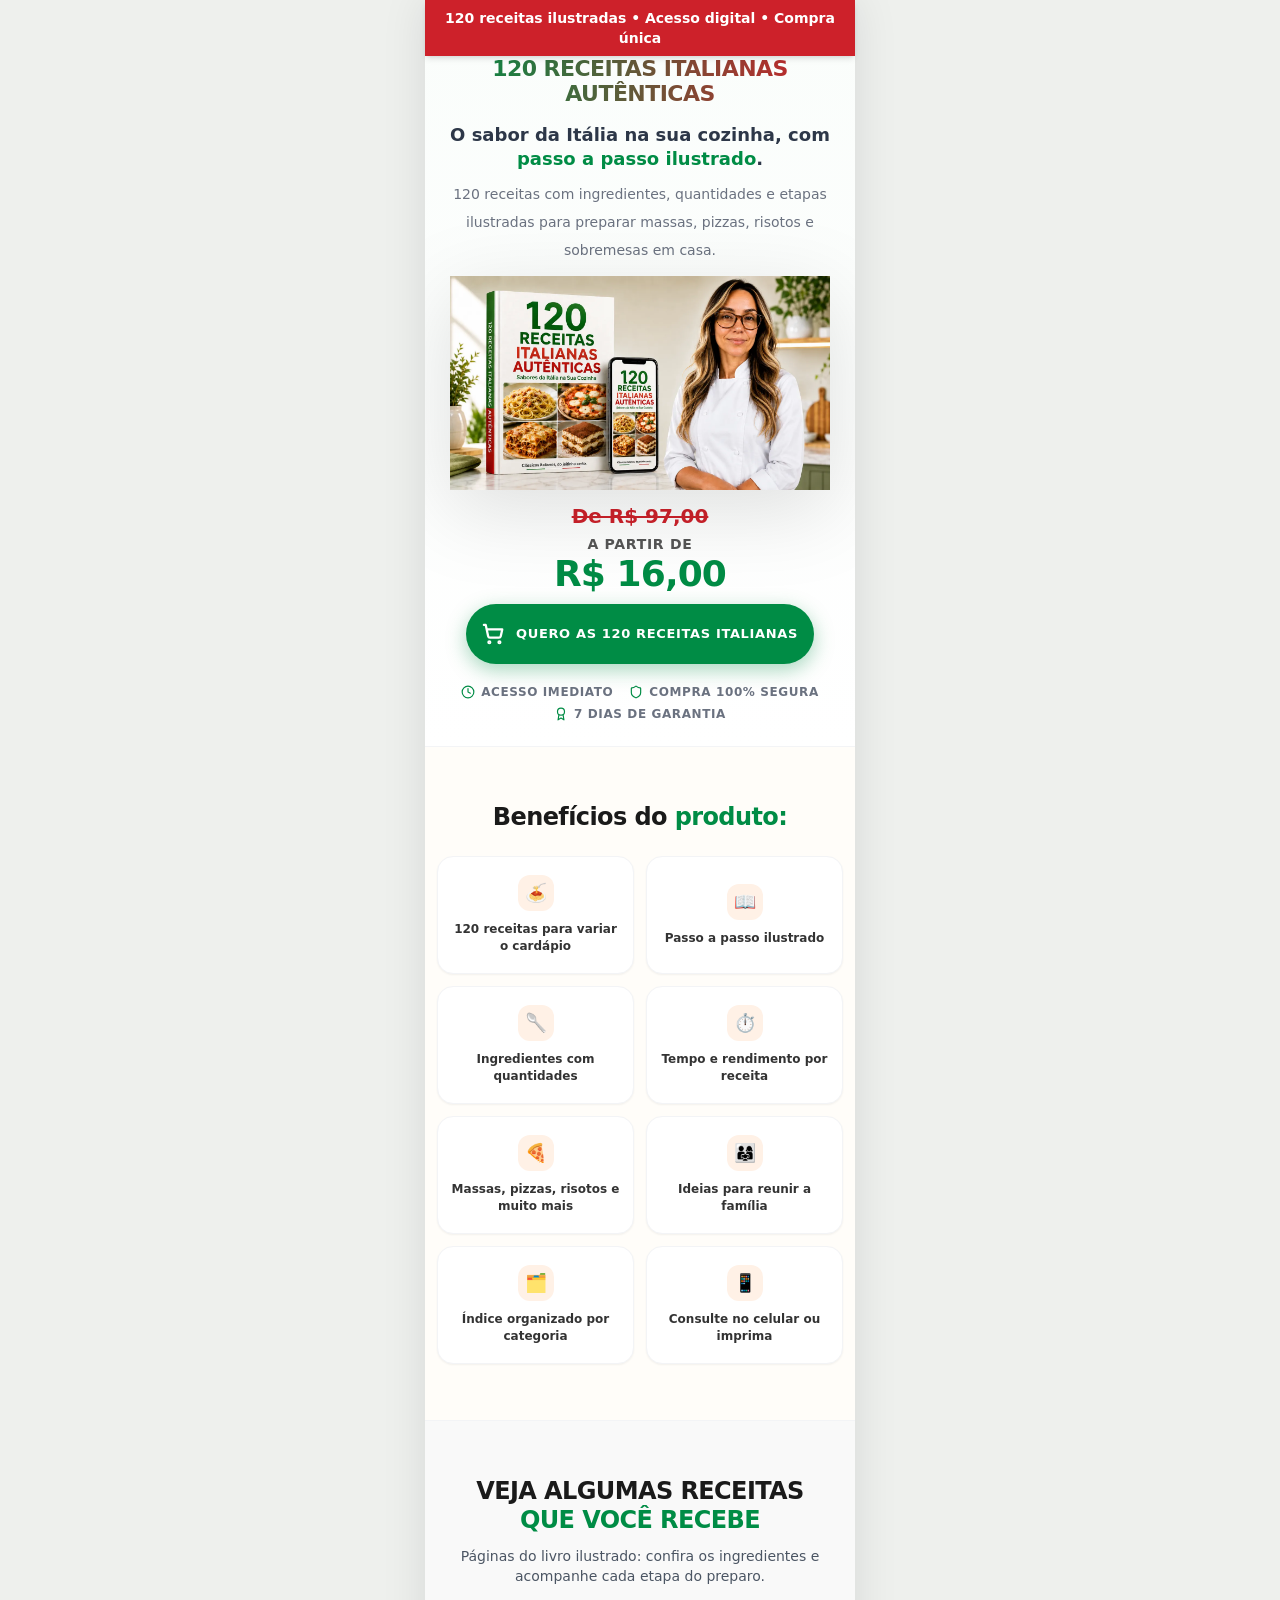
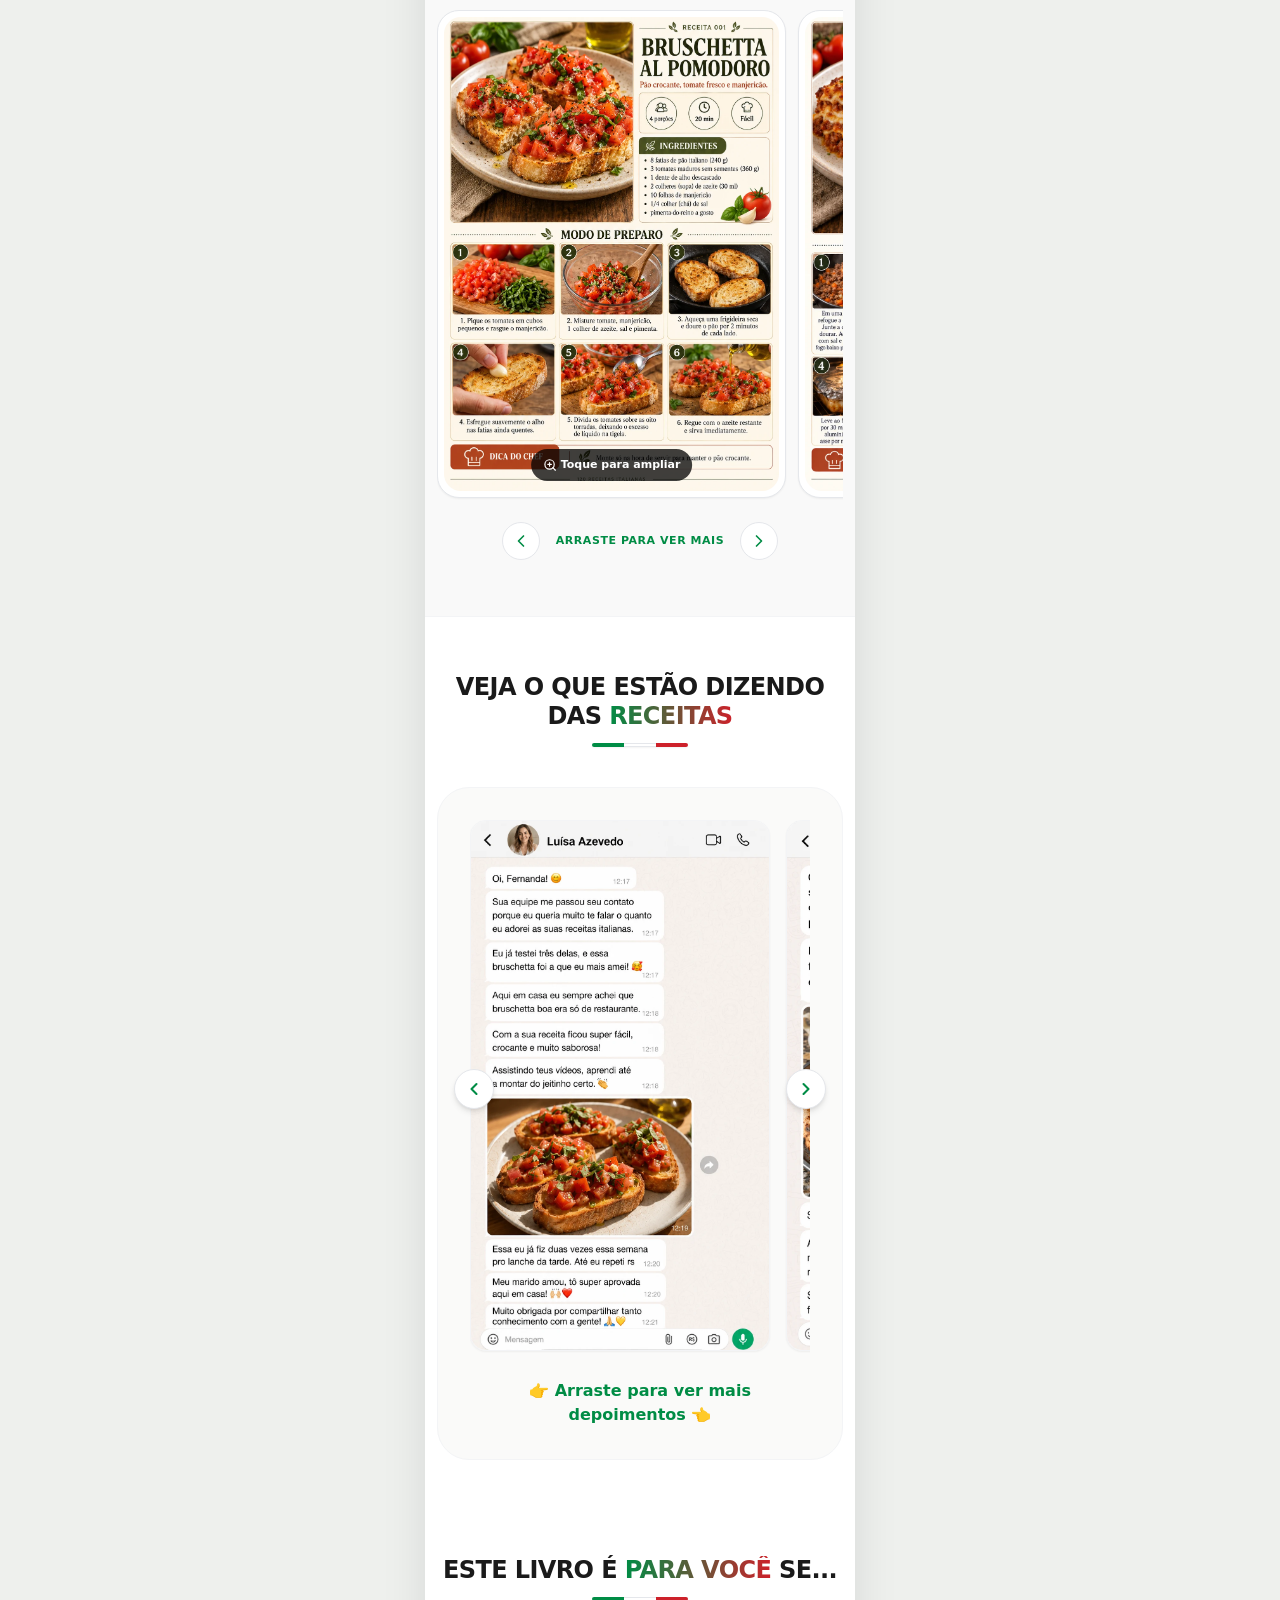
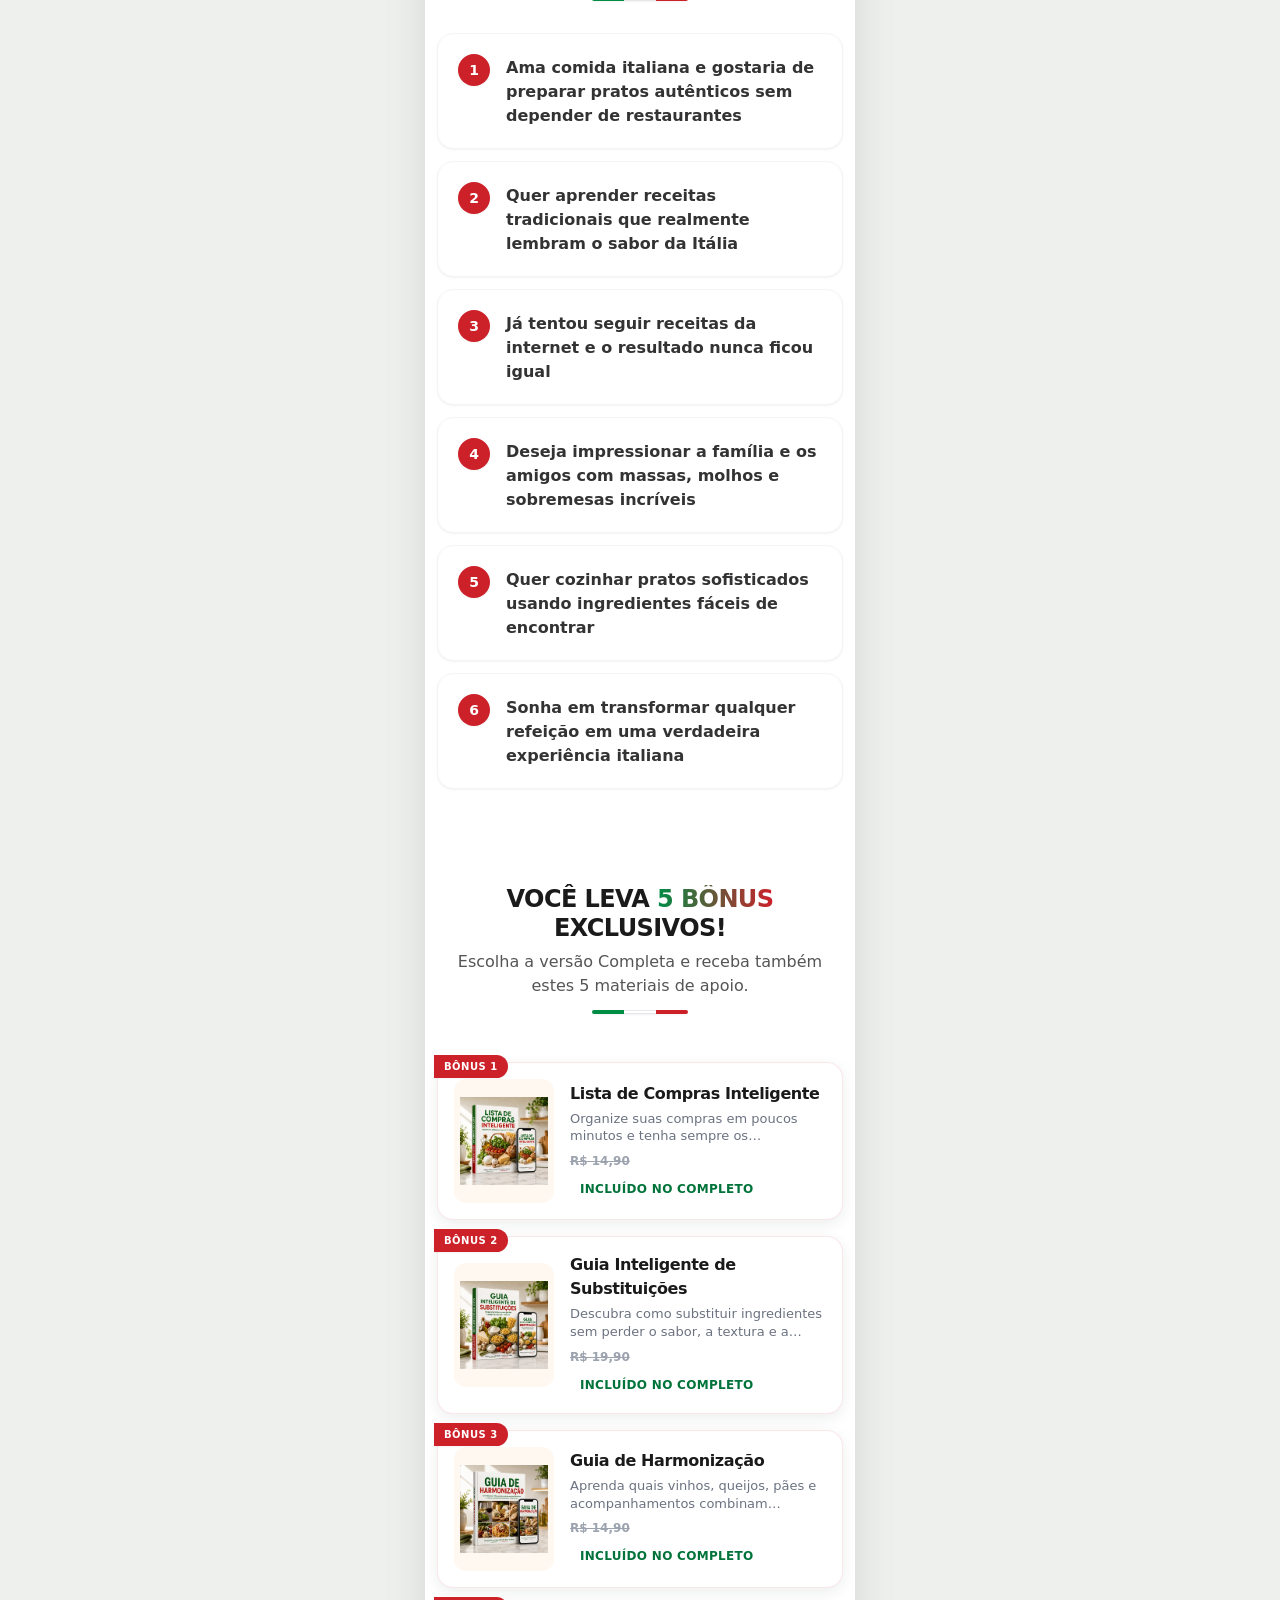
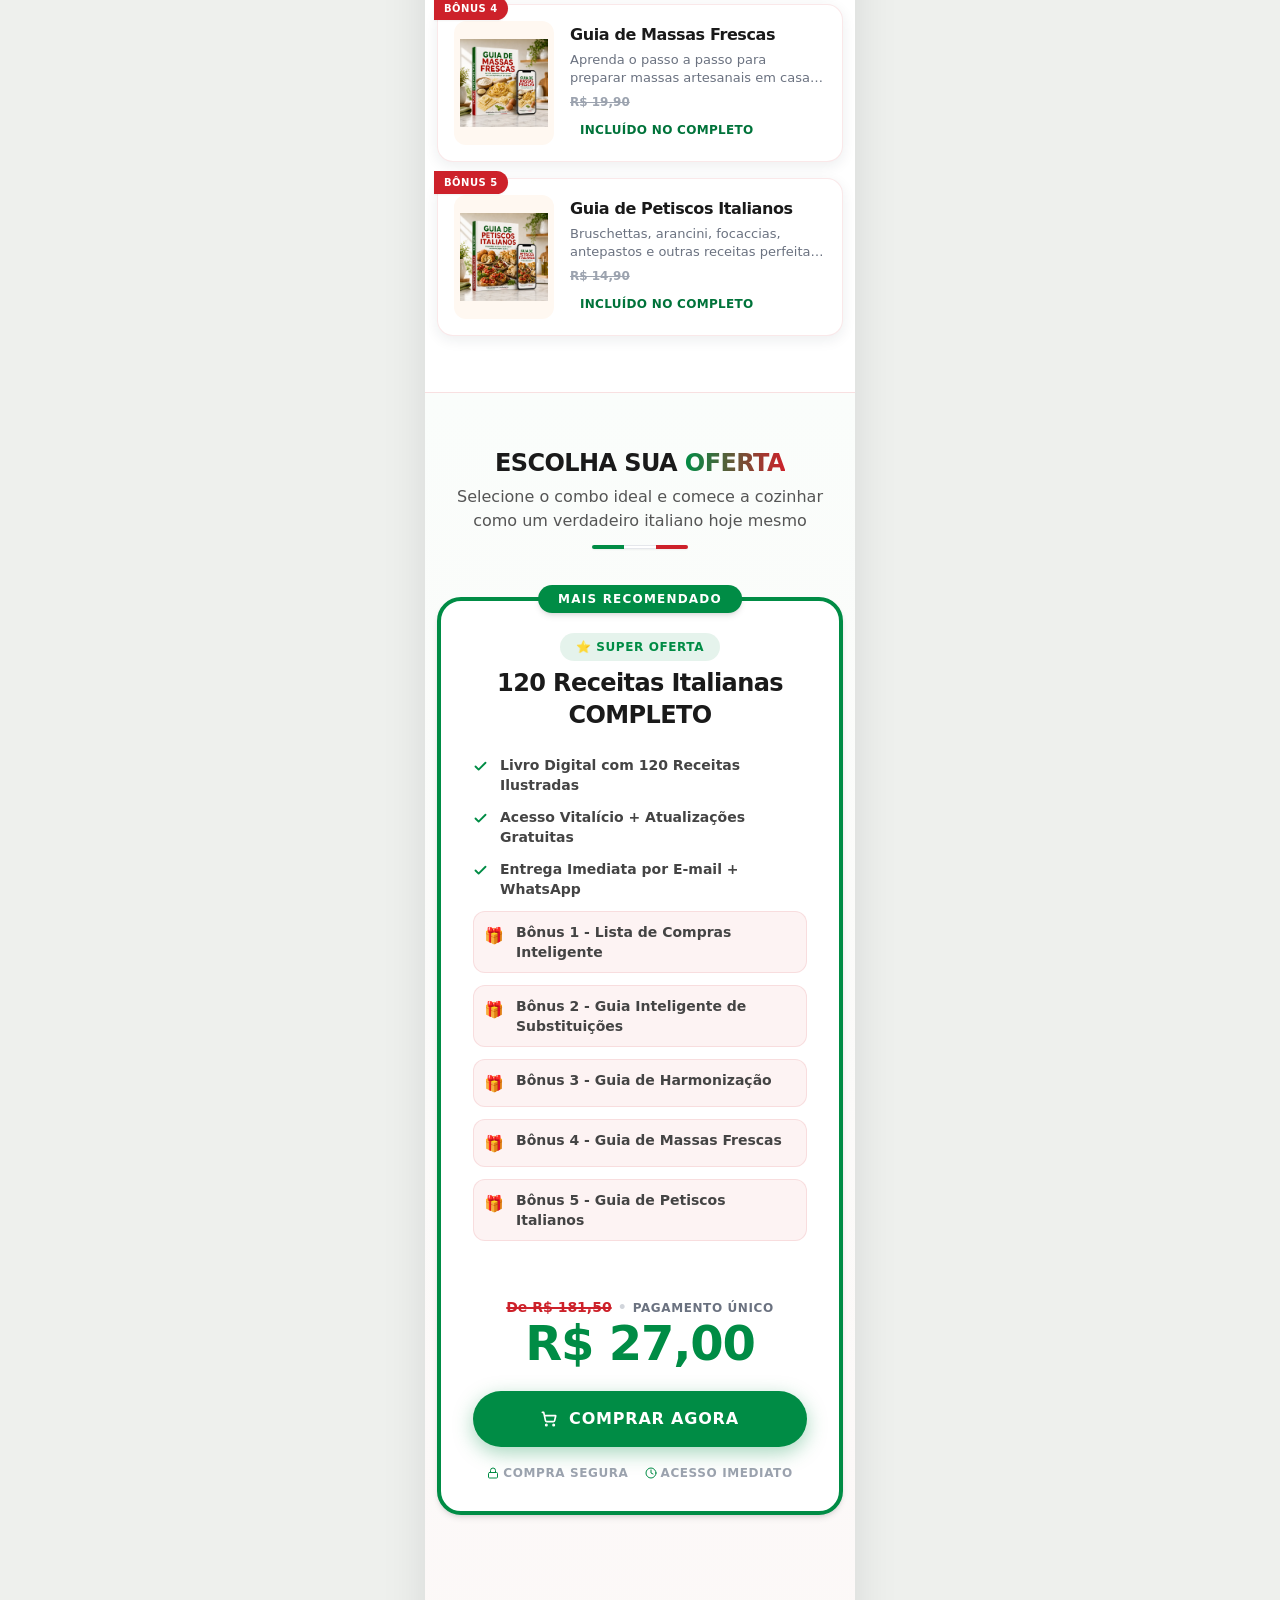
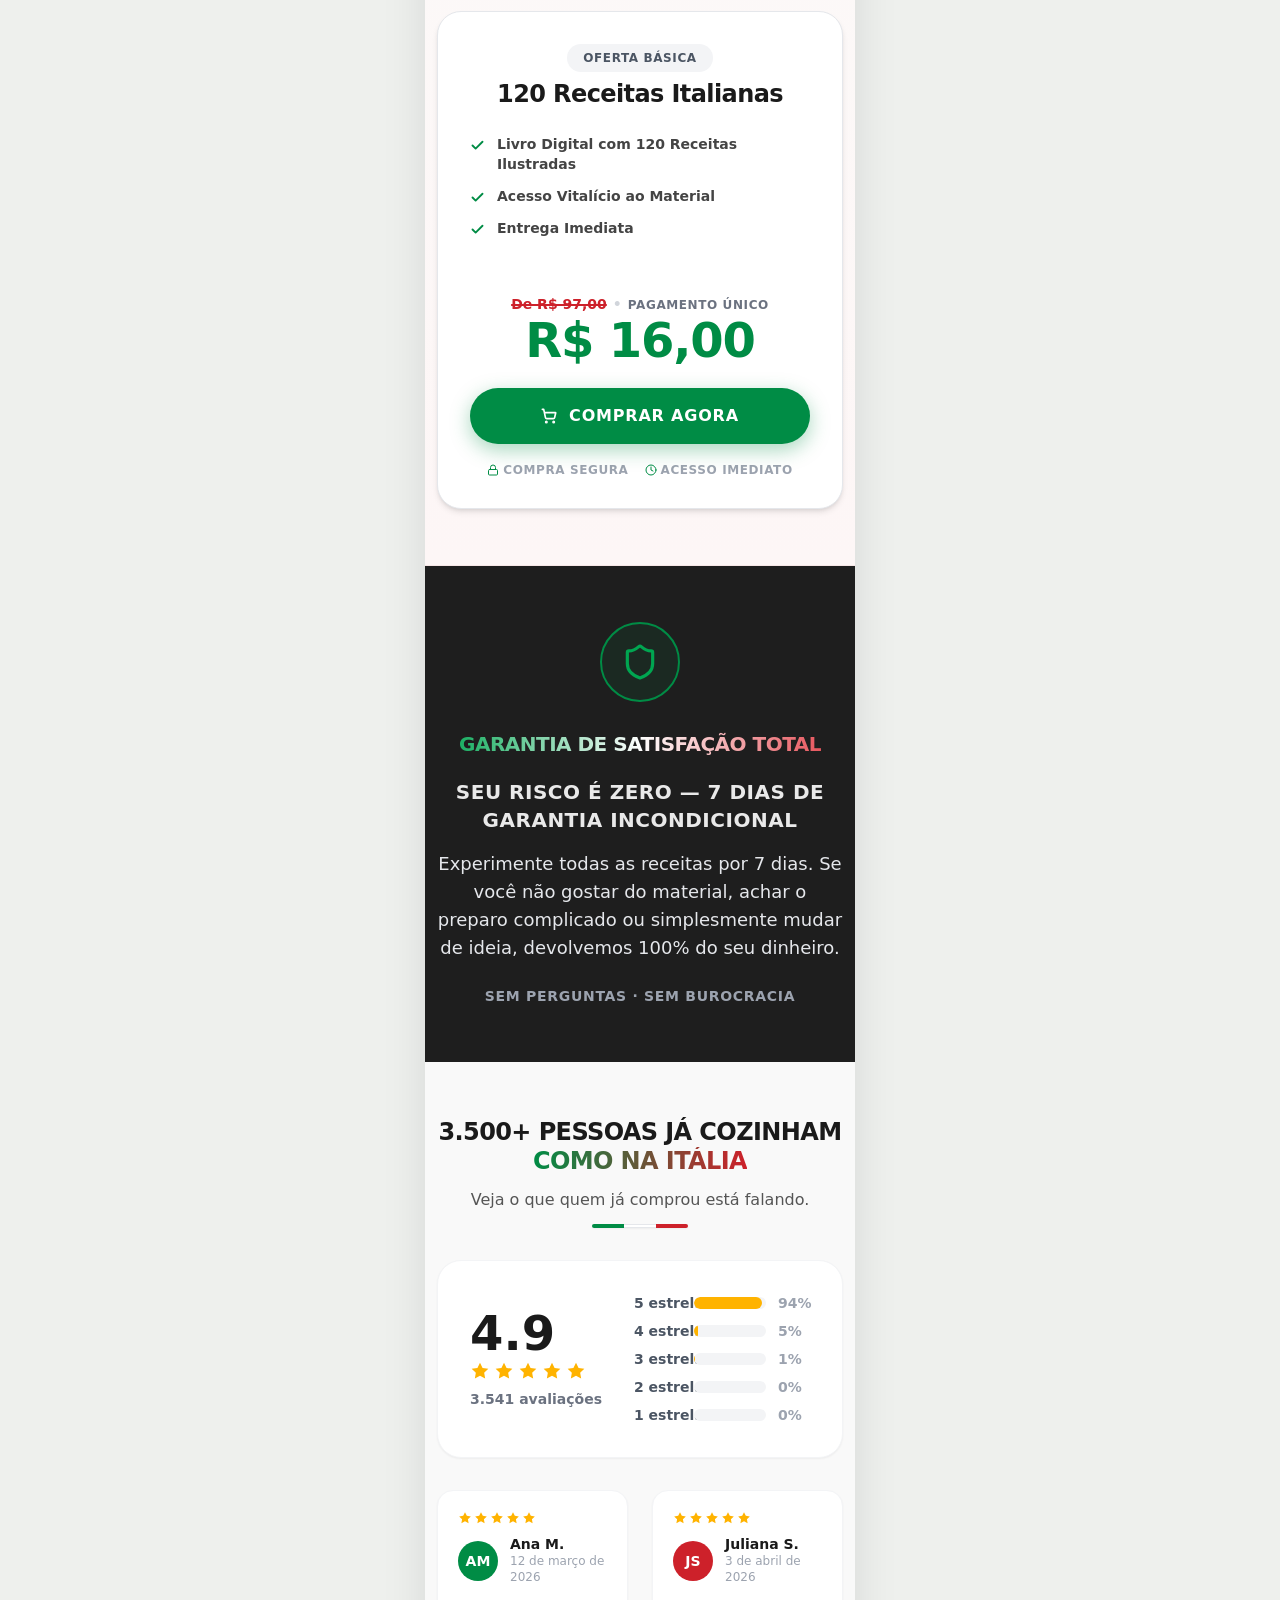
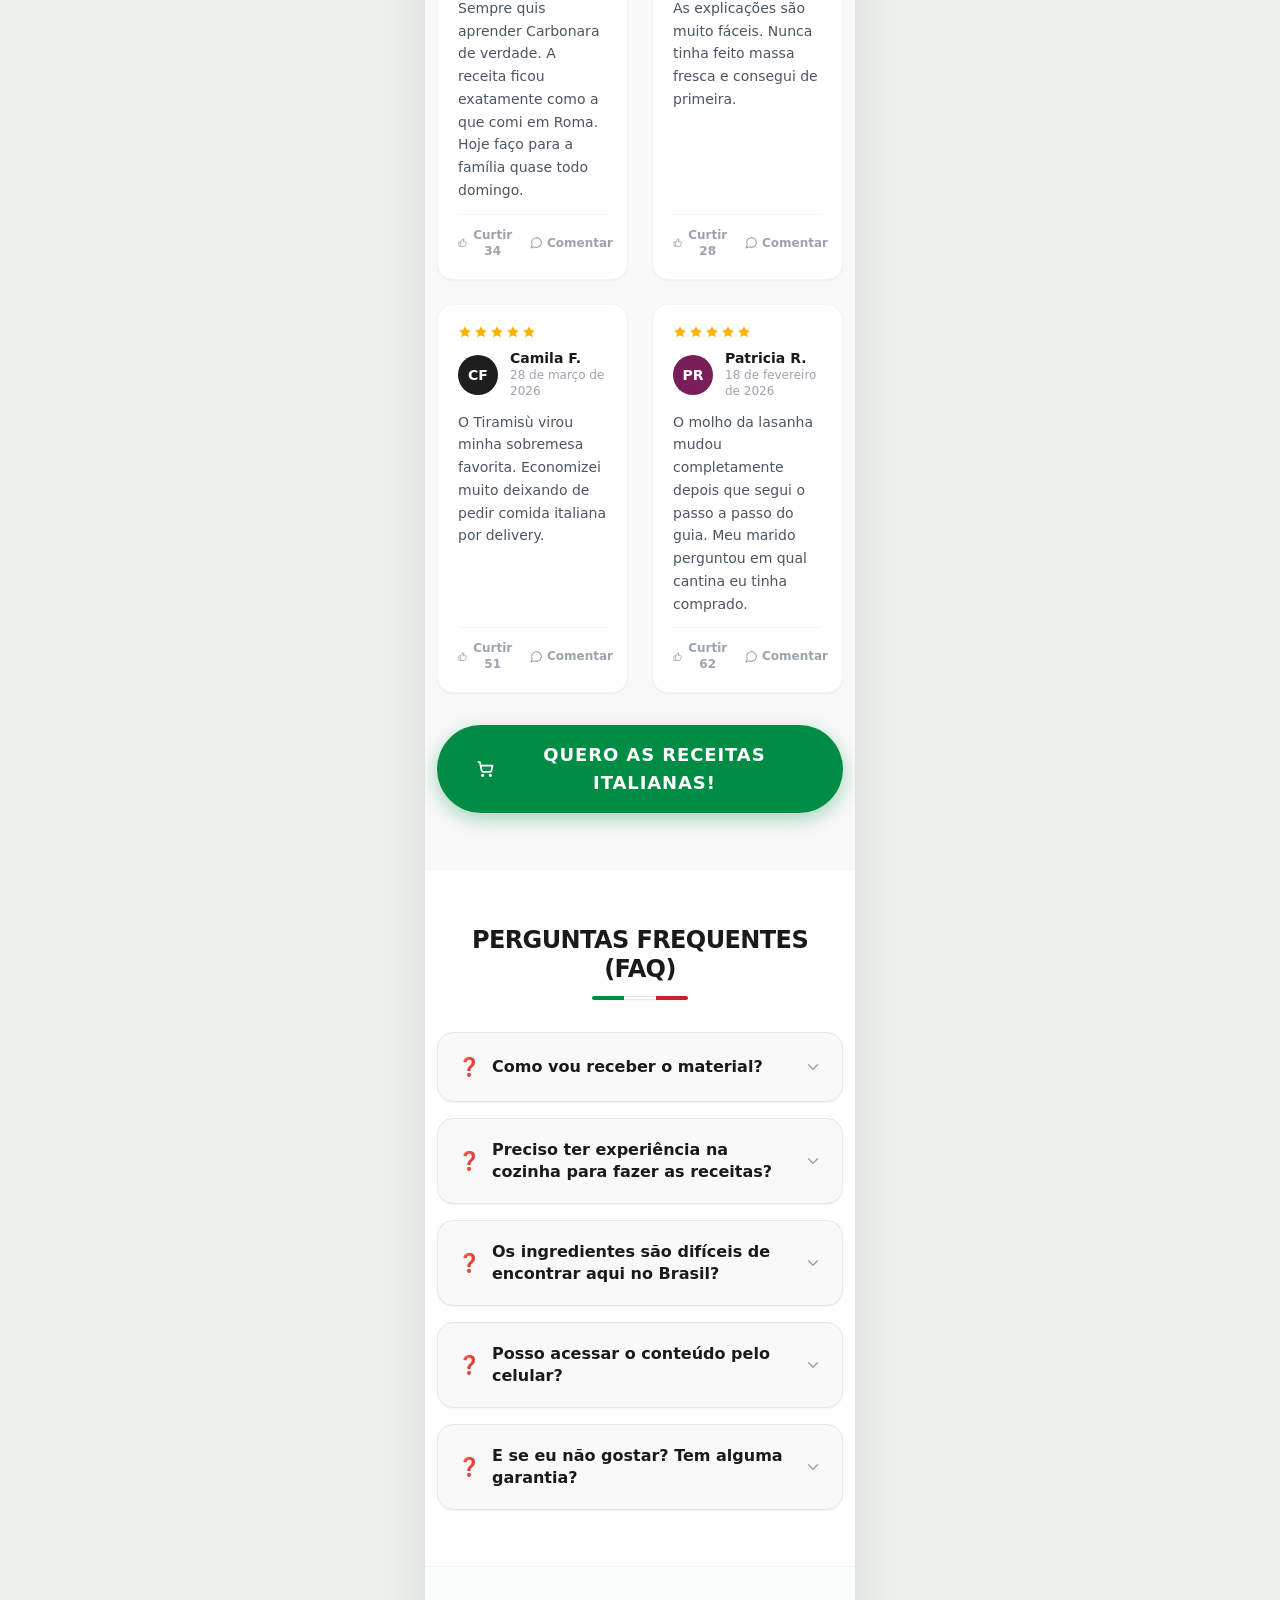
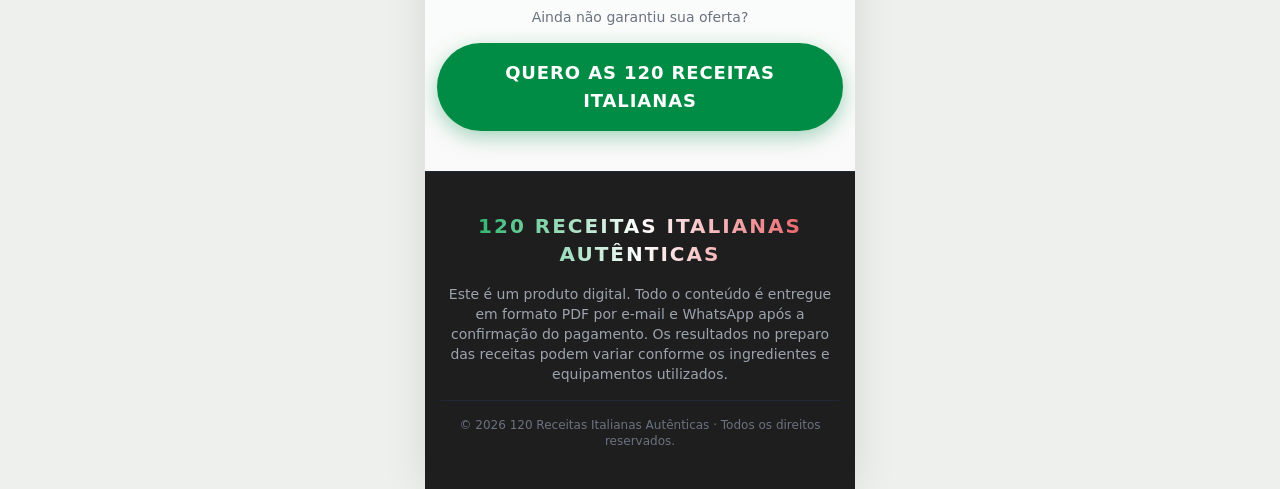
<file: 1/index.html>
<!doctype html>
<html lang="pt-BR">

<head>
  <meta charset="UTF-8" />
  <link rel="icon" href="data:image/svg+xml,<svg xmlns='http://www.w3.org/2000/svg' viewBox='0 0 100 100'><text y='.9em' font-size='90'>🍝</text></svg>" />
  <meta name="viewport" content="width=device-width, initial-scale=1.0" />
  <title>120 Receitas Italianas Autênticas</title>
  <meta name="description"
    content="120 receitas italianas com ingredientes, quantidades e passo a passo ilustrado. Massas, pizzas, risotos e sobremesas em um livro digital para consultar na cozinha." />

  <meta property="og:type" content="website" />
  <meta property="og:locale" content="pt_BR" />
  <meta property="og:url" content="https://120receitasitalianas.netlify.app/" />
  <meta property="og:title" content="120 Receitas Italianas Autênticas" />
  <meta property="og:description"
    content="120 receitas italianas com ingredientes, quantidades e passo a passo ilustrado. Massas, pizzas, risotos e sobremesas em um livro digital para consultar na cozinha." />
  <meta property="og:image" content="https://120receitasitalianas.netlify.app/banner_hero.webp" />
  <meta property="og:image:type" content="image/webp" />
  <meta property="og:image:width" content="1400" />
  <meta property="og:image:height" content="788" />
  <meta property="og:image:alt" content="120 Receitas Italianas Autênticas" />

  <meta name="twitter:card" content="summary_large_image" />
  <meta name="twitter:title" content="120 Receitas Italianas Autênticas" />
  <meta name="twitter:description"
    content="120 receitas italianas com ingredientes, quantidades e passo a passo ilustrado. Massas, pizzas, risotos e sobremesas em um livro digital para consultar na cozinha." />
  <meta name="twitter:image" content="https://120receitasitalianas.netlify.app/banner_hero.webp" />

  <!-- Abre cedo as ligações aos domínios de tracking/checkout para o pixel disparar mais rápido -->
  <link rel="preconnect" href="https://cdn.utmify.com.br" crossorigin />
  <link rel="dns-prefetch" href="https://cdn.utmify.com.br" />
  <link rel="dns-prefetch" href="https://www.clarity.ms" />
  <link rel="dns-prefetch" href="https://app.zuptos.com.br" />


  <script src="https://cdn.utmify.com.br/scripts/utms/latest.js" data-utmify-prevent-subids async defer></script>

  <!-- Microsoft Clarity -->
  <script type="text/javascript">
    (function(c,l,a,r,i,t,y){
        c[a]=c[a]||function(){(c[a].q=c[a].q||[]).push(arguments)};
        t=l.createElement(r);t.async=1;t.src="https://www.clarity.ms/tag/"+i;
        y=l.getElementsByTagName(r)[0];y.parentNode.insertBefore(t,y);
    })(window, document, "clarity", "script", "xt61g3t5o6");
  </script>
  <link rel="stylesheet" href="../assets/index-BymikRev.css">
<!-- Wiapy: o checkout não roda o Pixel; ele lê o fbc de ?fbclick= e o fbp de ?fbp=. Passa os da página no clique. -->
<script>(function(){function c(n){var m=document.cookie.match(new RegExp("(?:^|; )"+n+"=([^;]*)"));try{return m?decodeURIComponent(m[1]):null}catch(e){return null}}var u;function f(){if(u===undefined){u=null;try{var i=new URL(location.href).searchParams.get("fbclid");if(i)u="fb.1."+Date.now()+"."+i}catch(e){}}return u}function fix(e){var a=e.target&&e.target.closest&&e.target.closest("a[href]");if(!a)return;try{var h=new URL(a.href);if(h.hostname!=="pay.wiapy.com")return;var b=c("_fbc")||f(),p=c("_fbp");if(b)h.searchParams.set("fbclick",b);if(p)h.searchParams.set("fbp",p);if(a.href!==h.toString())a.href=h.toString()}catch(e){}}document.addEventListener("click",fix,true);document.addEventListener("auxclick",fix,true)})();</script>
</head>

<body>
  <div id="root"><div class="italian-sales mobile-first-offer min-h-screen bg-[#FDFDFD] text-[#1A1A1A] font-sans antialiased"><div class="fixed top-0 left-0 right-0 z-50 bg-[#CD212A] text-white text-center py-2 px-4 text-xs sm:text-sm font-bold shadow-md flex items-center justify-center"><span>120 receitas ilustradas • Acesso digital • Compra única</span></div><header class="bg-gradient-to-b from-[#FAFDFB] to-[#FFFFFF] pt-14 sm:pt-20 pb-6 sm:pb-10 px-4 sm:px-6"><div class="front-hero-content max-w-4xl mx-auto text-center w-full flex flex-col"><h1 class="front-hero-title text-[24px] sm:text-3xl md:text-4xl lg:text-5xl font-black leading-[1.1] sm:leading-tight tracking-tight uppercase mb-3 max-w-3xl mx-auto pb-1 bg-gradient-to-r from-[#008C45] to-[#CD212A] bg-clip-text text-transparent">120 Receitas Italianas Autênticas</h1><h2 class="front-hero-subtitle text-lg sm:text-2xl md:text-3xl font-extrabold text-[#2D3748] max-w-3xl mx-auto leading-snug mb-2">O sabor da Itália na sua cozinha, com <span class="text-[#008C45]">passo a passo ilustrado</span>.</h2><p class="front-hero-description text-gray-500 text-[14px] sm:text-lg md:text-xl font-medium max-w-2xl mx-auto leading-relaxed mb-3 sm:mb-5 px-2 sm:px-0">120 receitas com ingredientes, quantidades e etapas ilustradas para preparar massas, pizzas, risotos e sobremesas em casa.</p><div class="front-hero-mockup mb-3 sm:mb-6 relative flex justify-center max-w-[380px] sm:max-w-xl md:max-w-2xl lg:max-w-3xl mx-auto"><div class="absolute inset-0 bg-gradient-to-tr from-[#008C45]/10 to-[#CD212A]/10 rounded-full filter blur-3xl opacity-50 -z-10 w-80 h-80 sm:w-[480px] sm:h-[480px] mx-auto my-auto"></div><img src="../banner_hero.webp" alt="120 Receitas Italianas Autênticas - Combo Completo" class="w-full h-auto object-contain transform hover:scale-105 transition duration-500 drop-shadow-[0_20px_40px_rgba(0,0,0,0.12)]" width="1400" height="788" fetchpriority="high" decoding="async"></div><div class="mb-3 flex flex-col items-center justify-center text-center"><span class="text-[#CD212A] text-base sm:text-xl font-extrabold line-through decoration-[#CD212A] decoration-2">De R$ 97,00</span><span class="text-[#555555] text-xs sm:text-sm font-bold uppercase tracking-wider mt-1">a partir de</span><span class="front-hero-price text-[#008C45] text-4xl sm:text-6xl md:text-7xl font-black tracking-tight mt-0.5">R$ 16,00</span></div><div class="mb-3 sm:mb-4"><button class="bg-[#008C45] hover:bg-[#00733A] text-white font-extrabold py-4 px-8 sm:px-10 rounded-full shadow-[0_6px_20px_rgba(0,140,69,0.35)] hover:shadow-[0_10px_25px_rgba(0,140,69,0.5)] transform transition duration-300 hover:scale-105 active:scale-95 inline-flex items-center justify-center gap-3 uppercase tracking-wider text-sm sm:text-base md:text-lg animate-pulse-cta  !py-4 !px-4 !text-[13px] !max-w-full"><svg xmlns="http://www.w3.org/2000/svg" width="20" height="20" viewBox="0 0 24 24" fill="none" stroke="currentColor" stroke-width="2.5" stroke-linecap="round" stroke-linejoin="round" class="lucide lucide-shopping-cart sm:w-[22px] sm:h-[22px]"><circle cx="8" cy="21" r="1"></circle><circle cx="19" cy="21" r="1"></circle><path d="M2.05 2.05h2l2.66 12.42a2 2 0 0 0 2 1.58h9.78a2 2 0 0 0 1.95-1.57l1.65-7.43H5.12"></path></svg>QUERO AS 120 RECEITAS ITALIANAS</button></div><div class="flex flex-wrap items-center justify-center gap-x-4 gap-y-1.5 mt-1 text-xs text-gray-500 font-bold uppercase tracking-wider"><div class="flex items-center gap-1.5"><svg xmlns="http://www.w3.org/2000/svg" width="14" height="14" viewBox="0 0 24 24" fill="none" stroke="currentColor" stroke-width="2" stroke-linecap="round" stroke-linejoin="round" class="lucide lucide-clock text-[#008C45]"><circle cx="12" cy="12" r="10"></circle><polyline points="12 6 12 12 16 14"></polyline></svg><span>Acesso Imediato</span></div><div class="flex items-center gap-1.5"><svg xmlns="http://www.w3.org/2000/svg" width="14" height="14" viewBox="0 0 24 24" fill="none" stroke="currentColor" stroke-width="2" stroke-linecap="round" stroke-linejoin="round" class="lucide lucide-shield text-[#008C45]"><path d="M20 13c0 5-3.5 7.5-7.66 8.95a1 1 0 0 1-.67-.01C7.5 20.5 4 18 4 13V6a1 1 0 0 1 1-1c2 0 4.5-1.2 6.24-2.72a1.17 1.17 0 0 1 1.52 0C14.51 3.81 17 5 19 5a1 1 0 0 1 1 1z"></path></svg><span>Compra 100% Segura</span></div><div class="flex items-center gap-1.5"><svg xmlns="http://www.w3.org/2000/svg" width="14" height="14" viewBox="0 0 24 24" fill="none" stroke="currentColor" stroke-width="2" stroke-linecap="round" stroke-linejoin="round" class="lucide lucide-award text-[#008C45]"><circle cx="12" cy="8" r="6"></circle><path d="M15.477 12.89 17 22l-5-3-5 3 1.523-9.11"></path></svg><span>7 Dias de Garantia</span></div></div></div></header><section class="border-y border-gray-100 bg-[#FFFDF9] px-3 py-9 sm:py-14" aria-labelledby="benefits-title"><div class="mx-auto max-w-5xl"><h2 id="benefits-title" class="mb-6 text-center text-[28px] font-black leading-tight tracking-tight">Benefícios do <span class="text-[#008C45]">produto:</span></h2><div class="front-benefits-grid grid grid-cols-2 gap-3 md:grid-cols-4"><div class="flex min-h-[118px] flex-col items-center justify-center gap-2.5 rounded-2xl border border-gray-100 bg-white px-3 py-3 text-center shadow-sm"><span aria-hidden="true" class="flex h-9 w-9 items-center justify-center rounded-xl bg-[#FFF1E6] text-lg">🍝</span><p class="text-xs font-extrabold leading-snug text-[#333333]">120 receitas para variar o cardápio</p></div><div class="flex min-h-[118px] flex-col items-center justify-center gap-2.5 rounded-2xl border border-gray-100 bg-white px-3 py-3 text-center shadow-sm"><span aria-hidden="true" class="flex h-9 w-9 items-center justify-center rounded-xl bg-[#FFF1E6] text-lg">📖</span><p class="text-xs font-extrabold leading-snug text-[#333333]">Passo a passo ilustrado</p></div><div class="flex min-h-[118px] flex-col items-center justify-center gap-2.5 rounded-2xl border border-gray-100 bg-white px-3 py-3 text-center shadow-sm"><span aria-hidden="true" class="flex h-9 w-9 items-center justify-center rounded-xl bg-[#FFF1E6] text-lg">🥄</span><p class="text-xs font-extrabold leading-snug text-[#333333]">Ingredientes com quantidades</p></div><div class="flex min-h-[118px] flex-col items-center justify-center gap-2.5 rounded-2xl border border-gray-100 bg-white px-3 py-3 text-center shadow-sm"><span aria-hidden="true" class="flex h-9 w-9 items-center justify-center rounded-xl bg-[#FFF1E6] text-lg">⏱️</span><p class="text-xs font-extrabold leading-snug text-[#333333]">Tempo e rendimento por receita</p></div><div class="flex min-h-[118px] flex-col items-center justify-center gap-2.5 rounded-2xl border border-gray-100 bg-white px-3 py-3 text-center shadow-sm"><span aria-hidden="true" class="flex h-9 w-9 items-center justify-center rounded-xl bg-[#FFF1E6] text-lg">🍕</span><p class="text-xs font-extrabold leading-snug text-[#333333]">Massas, pizzas, risotos e muito mais</p></div><div class="flex min-h-[118px] flex-col items-center justify-center gap-2.5 rounded-2xl border border-gray-100 bg-white px-3 py-3 text-center shadow-sm"><span aria-hidden="true" class="flex h-9 w-9 items-center justify-center rounded-xl bg-[#FFF1E6] text-lg">👨‍👩‍👧</span><p class="text-xs font-extrabold leading-snug text-[#333333]">Ideias para reunir a família</p></div><div class="flex min-h-[118px] flex-col items-center justify-center gap-2.5 rounded-2xl border border-gray-100 bg-white px-3 py-3 text-center shadow-sm"><span aria-hidden="true" class="flex h-9 w-9 items-center justify-center rounded-xl bg-[#FFF1E6] text-lg">🗂️</span><p class="text-xs font-extrabold leading-snug text-[#333333]">Índice organizado por categoria</p></div><div class="flex min-h-[118px] flex-col items-center justify-center gap-2.5 rounded-2xl border border-gray-100 bg-white px-3 py-3 text-center shadow-sm"><span aria-hidden="true" class="flex h-9 w-9 items-center justify-center rounded-xl bg-[#FFF1E6] text-lg">📱</span><p class="text-xs font-extrabold leading-snug text-[#333333]">Consulte no celular ou imprima</p></div></div></div></section><section class="overflow-hidden border-b border-gray-100 bg-[#F9F9F9] px-3 py-9 sm:py-14" aria-labelledby="inside-book-title"><div class="mx-auto max-w-5xl"><h2 id="inside-book-title" class="text-center text-2xl font-black uppercase leading-tight tracking-tight">Veja algumas receitas<br><span class="text-[#008C45]">que você recebe</span></h2><p class="mx-auto mb-6 mt-3 max-w-xl text-center text-sm text-gray-600">Páginas do livro ilustrado: confira os ingredientes e acompanhe cada etapa do preparo.</p><div class="no-scrollbar flex snap-x snap-mandatory gap-3 overflow-x-auto pb-3" aria-label="Amostras do livro digital"><button type="button" aria-label="Ampliar receita: Bruschetta al Pomodoro" class="relative w-[86%] max-w-[390px] shrink-0 snap-start overflow-hidden rounded-[22px] border border-gray-200 bg-white p-1.5 shadow-sm"><img src="../amostras/receita-001.webp" alt="Página ilustrada de Bruschetta al Pomodoro, com ingredientes e seis etapas de preparo" width="1055" height="1491" loading="lazy" decoding="async" class="h-auto w-full rounded-[17px]"><span class="absolute bottom-4 left-1/2 flex -translate-x-1/2 items-center gap-1 whitespace-nowrap rounded-full bg-black/75 px-3 py-2 text-[11px] font-bold text-white"><svg xmlns="http://www.w3.org/2000/svg" width="14" height="14" viewBox="0 0 24 24" fill="none" stroke="currentColor" stroke-width="2" stroke-linecap="round" stroke-linejoin="round" class="lucide lucide-zoom-in "><circle cx="11" cy="11" r="8"></circle><line x1="21" x2="16.65" y1="21" y2="16.65"></line><line x1="11" x2="11" y1="8" y2="14"></line><line x1="8" x2="14" y1="11" y2="11"></line></svg>Toque para ampliar</span></button><button type="button" aria-label="Ampliar receita: Lasanha à Bolonhesa" class="relative w-[86%] max-w-[390px] shrink-0 snap-start overflow-hidden rounded-[22px] border border-gray-200 bg-white p-1.5 shadow-sm"><img src="../amostras/receita-024.webp" alt="Página ilustrada de Lasanha à Bolonhesa, com ingredientes e seis etapas de preparo" width="1055" height="1491" loading="lazy" decoding="async" class="h-auto w-full rounded-[17px]"><span class="absolute bottom-4 left-1/2 flex -translate-x-1/2 items-center gap-1 whitespace-nowrap rounded-full bg-black/75 px-3 py-2 text-[11px] font-bold text-white"><svg xmlns="http://www.w3.org/2000/svg" width="14" height="14" viewBox="0 0 24 24" fill="none" stroke="currentColor" stroke-width="2" stroke-linecap="round" stroke-linejoin="round" class="lucide lucide-zoom-in "><circle cx="11" cy="11" r="8"></circle><line x1="21" x2="16.65" y1="21" y2="16.65"></line><line x1="11" x2="11" y1="8" y2="14"></line><line x1="8" x2="14" y1="11" y2="11"></line></svg>Toque para ampliar</span></button><button type="button" aria-label="Ampliar receita: Risoto alla Milanese" class="relative w-[86%] max-w-[390px] shrink-0 snap-start overflow-hidden rounded-[22px] border border-gray-200 bg-white p-1.5 shadow-sm"><img src="../amostras/receita-031.webp" alt="Página ilustrada de Risoto alla Milanese, com ingredientes e seis etapas de preparo" width="1055" height="1491" loading="lazy" decoding="async" class="h-auto w-full rounded-[17px]"><span class="absolute bottom-4 left-1/2 flex -translate-x-1/2 items-center gap-1 whitespace-nowrap rounded-full bg-black/75 px-3 py-2 text-[11px] font-bold text-white"><svg xmlns="http://www.w3.org/2000/svg" width="14" height="14" viewBox="0 0 24 24" fill="none" stroke="currentColor" stroke-width="2" stroke-linecap="round" stroke-linejoin="round" class="lucide lucide-zoom-in "><circle cx="11" cy="11" r="8"></circle><line x1="21" x2="16.65" y1="21" y2="16.65"></line><line x1="11" x2="11" y1="8" y2="14"></line><line x1="8" x2="14" y1="11" y2="11"></line></svg>Toque para ampliar</span></button><button type="button" aria-label="Ampliar receita: Pizza Margherita" class="relative w-[86%] max-w-[390px] shrink-0 snap-start overflow-hidden rounded-[22px] border border-gray-200 bg-white p-1.5 shadow-sm"><img src="../amostras/receita-046.webp" alt="Página ilustrada de Pizza Margherita, com ingredientes e seis etapas de preparo" width="1055" height="1491" loading="lazy" decoding="async" class="h-auto w-full rounded-[17px]"><span class="absolute bottom-4 left-1/2 flex -translate-x-1/2 items-center gap-1 whitespace-nowrap rounded-full bg-black/75 px-3 py-2 text-[11px] font-bold text-white"><svg xmlns="http://www.w3.org/2000/svg" width="14" height="14" viewBox="0 0 24 24" fill="none" stroke="currentColor" stroke-width="2" stroke-linecap="round" stroke-linejoin="round" class="lucide lucide-zoom-in "><circle cx="11" cy="11" r="8"></circle><line x1="21" x2="16.65" y1="21" y2="16.65"></line><line x1="11" x2="11" y1="8" y2="14"></line><line x1="8" x2="14" y1="11" y2="11"></line></svg>Toque para ampliar</span></button><button type="button" aria-label="Ampliar receita: Abobrinha Recheada" class="relative w-[86%] max-w-[390px] shrink-0 snap-start overflow-hidden rounded-[22px] border border-gray-200 bg-white p-1.5 shadow-sm"><img src="../amostras/receita-077.webp" alt="Página ilustrada de Abobrinha Recheada, com ingredientes e seis etapas de preparo" width="1055" height="1491" loading="lazy" decoding="async" class="h-auto w-full rounded-[17px]"><span class="absolute bottom-4 left-1/2 flex -translate-x-1/2 items-center gap-1 whitespace-nowrap rounded-full bg-black/75 px-3 py-2 text-[11px] font-bold text-white"><svg xmlns="http://www.w3.org/2000/svg" width="14" height="14" viewBox="0 0 24 24" fill="none" stroke="currentColor" stroke-width="2" stroke-linecap="round" stroke-linejoin="round" class="lucide lucide-zoom-in "><circle cx="11" cy="11" r="8"></circle><line x1="21" x2="16.65" y1="21" y2="16.65"></line><line x1="11" x2="11" y1="8" y2="14"></line><line x1="8" x2="14" y1="11" y2="11"></line></svg>Toque para ampliar</span></button><button type="button" aria-label="Ampliar receita: Cannoli Siciliani" class="relative w-[86%] max-w-[390px] shrink-0 snap-start overflow-hidden rounded-[22px] border border-gray-200 bg-white p-1.5 shadow-sm"><img src="../amostras/receita-108.webp" alt="Página ilustrada de Cannoli Siciliani, com ingredientes e seis etapas de preparo" width="1055" height="1491" loading="lazy" decoding="async" class="h-auto w-full rounded-[17px]"><span class="absolute bottom-4 left-1/2 flex -translate-x-1/2 items-center gap-1 whitespace-nowrap rounded-full bg-black/75 px-3 py-2 text-[11px] font-bold text-white"><svg xmlns="http://www.w3.org/2000/svg" width="14" height="14" viewBox="0 0 24 24" fill="none" stroke="currentColor" stroke-width="2" stroke-linecap="round" stroke-linejoin="round" class="lucide lucide-zoom-in "><circle cx="11" cy="11" r="8"></circle><line x1="21" x2="16.65" y1="21" y2="16.65"></line><line x1="11" x2="11" y1="8" y2="14"></line><line x1="8" x2="14" y1="11" y2="11"></line></svg>Toque para ampliar</span></button></div><div class="mt-3 flex items-center justify-center gap-4 text-[#008C45]"><button type="button" aria-label="Receita anterior" class="rounded-full border border-gray-200 bg-white p-2"><svg xmlns="http://www.w3.org/2000/svg" width="20" height="20" viewBox="0 0 24 24" fill="none" stroke="currentColor" stroke-width="2" stroke-linecap="round" stroke-linejoin="round" class="lucide lucide-chevron-left "><path d="m15 18-6-6 6-6"></path></svg></button><span class="text-[11px] font-extrabold uppercase tracking-wider">Arraste para ver mais</span><button type="button" aria-label="Próxima receita" class="rounded-full border border-gray-200 bg-white p-2"><svg xmlns="http://www.w3.org/2000/svg" width="20" height="20" viewBox="0 0 24 24" fill="none" stroke="currentColor" stroke-width="2" stroke-linecap="round" stroke-linejoin="round" class="lucide lucide-chevron-right "><path d="m9 18 6-6-6-6"></path></svg></button></div><dialog class="book-dialog" aria-label="Página ampliada: Bruschetta al Pomodoro"><button type="button" aria-label="Fechar receita ampliada" class="z-10 rounded-full bg-[#008C45] p-3 text-white shadow-lg"><svg xmlns="http://www.w3.org/2000/svg" width="22" height="22" viewBox="0 0 24 24" fill="none" stroke="currentColor" stroke-width="2" stroke-linecap="round" stroke-linejoin="round" class="lucide lucide-x "><path d="M18 6 6 18"></path><path d="m6 6 12 12"></path></svg></button></dialog></div></section><section class="py-10 px-4 sm:py-14 bg-white"><div class="max-w-5xl mx-auto"><div class="text-center mb-8 sm:mb-10"><h2 class="text-2xl sm:text-3xl md:text-4xl font-extrabold text-[#1A1A1A] uppercase tracking-tight">VEJA O QUE ESTÃO DIZENDO DAS <span class="bg-gradient-to-r from-[#008C45] to-[#CD212A] bg-clip-text text-transparent">RECEITAS</span></h2><div class="mx-auto mt-3 flex h-1 w-24 overflow-hidden rounded-full shadow-sm "><span class="flex-1 bg-[#008C45]"></span><span class="flex-1 bg-white border-y border-gray-200"></span><span class="flex-1 bg-[#CD212A]"></span></div></div><div class="bg-[#FAFAF9] rounded-[32px] border border-gray-100 p-4 sm:p-8"><div class="relative"><div class="no-scrollbar flex gap-4 overflow-x-auto snap-x snap-mandatory scroll-smooth pb-2 cursor-grab active:cursor-grabbing select-none"><div class="snap-center flex-shrink-0 w-[260px] sm:w-[300px] rounded-2xl overflow-hidden border border-gray-100 shadow-sm bg-white"><img src="../depoimento_1.webp" alt="Depoimento de quem já usa as receitas 1" class="w-full h-auto object-contain pointer-events-none" width="941" height="1672" loading="lazy" decoding="async" draggable="false"></div><div class="snap-center flex-shrink-0 w-[260px] sm:w-[300px] rounded-2xl overflow-hidden border border-gray-100 shadow-sm bg-white"><img src="../depoimento_2.webp" alt="Depoimento de quem já usa as receitas 2" class="w-full h-auto object-contain pointer-events-none" width="941" height="1672" loading="lazy" decoding="async" draggable="false"></div><div class="snap-center flex-shrink-0 w-[260px] sm:w-[300px] rounded-2xl overflow-hidden border border-gray-100 shadow-sm bg-white"><img src="../depoimento_3.webp" alt="Depoimento de quem já usa as receitas 3" class="w-full h-auto object-contain pointer-events-none" width="941" height="1672" loading="lazy" decoding="async" draggable="false"></div><div class="snap-center flex-shrink-0 w-[260px] sm:w-[300px] rounded-2xl overflow-hidden border border-gray-100 shadow-sm bg-white"><img src="../depoimento_4.webp" alt="Depoimento de quem já usa as receitas 4" class="w-full h-auto object-contain pointer-events-none" width="941" height="1672" loading="lazy" decoding="async" draggable="false"></div><div class="snap-center flex-shrink-0 w-[260px] sm:w-[300px] rounded-2xl overflow-hidden border border-gray-100 shadow-sm bg-white"><img src="../depoimento_5.webp" alt="Depoimento de quem já usa as receitas 5" class="w-full h-auto object-contain pointer-events-none" width="941" height="1672" loading="lazy" decoding="async" draggable="false"></div></div><button type="button" aria-label="Ver depoimento anterior" class="hidden md:flex absolute top-1/2 -left-4 -translate-y-1/2 w-10 h-10 rounded-full bg-white border border-gray-200 shadow-md items-center justify-center text-[#008C45] hover:bg-[#008C45] hover:text-white hover:border-[#008C45] transition duration-200"><svg xmlns="http://www.w3.org/2000/svg" width="20" height="20" viewBox="0 0 24 24" fill="none" stroke="currentColor" stroke-width="2.5" stroke-linecap="round" stroke-linejoin="round" class="lucide lucide-chevron-left "><path d="m15 18-6-6 6-6"></path></svg></button><button type="button" aria-label="Ver próximo depoimento" class="hidden md:flex absolute top-1/2 -right-4 -translate-y-1/2 w-10 h-10 rounded-full bg-white border border-gray-200 shadow-md items-center justify-center text-[#008C45] hover:bg-[#008C45] hover:text-white hover:border-[#008C45] transition duration-200"><svg xmlns="http://www.w3.org/2000/svg" width="20" height="20" viewBox="0 0 24 24" fill="none" stroke="currentColor" stroke-width="2.5" stroke-linecap="round" stroke-linejoin="round" class="lucide lucide-chevron-right "><path d="m9 18 6-6-6-6"></path></svg></button></div><p class="text-center text-sm sm:text-base font-bold text-[#008C45] mt-5">👉 Arraste para ver mais depoimentos 👈</p></div></div></section><section class="py-10 px-3 bg-white"><div class="max-w-4xl mx-auto"><div class="text-center mb-6 sm:mb-8"><h2 class="text-2xl sm:text-3xl md:text-4xl font-extrabold text-[#1A1A1A] uppercase tracking-tight">ESTE LIVRO É <span class="bg-gradient-to-r from-[#008C45] to-[#CD212A] bg-clip-text text-transparent">PARA VOCÊ</span> SE...</h2><div class="mx-auto mt-3 flex h-1 w-24 overflow-hidden rounded-full shadow-sm "><span class="flex-1 bg-[#008C45]"></span><span class="flex-1 bg-white border-y border-gray-200"></span><span class="flex-1 bg-[#CD212A]"></span></div></div><div class="grid grid-cols-1 gap-3"><div class="flex items-start gap-4 bg-white border border-gray-100 hover:border-[#008C45]/30 rounded-2xl p-4 sm:p-5 shadow-sm hover:shadow-md transition duration-300"><span class="flex-shrink-0 w-8 h-8 rounded-full bg-[#CD212A] text-white font-bold flex items-center justify-center text-sm shadow-sm">1</span><p class="text-[#333333] text-sm sm:text-base font-semibold leading-relaxed mt-0.5">Ama comida italiana e gostaria de preparar pratos autênticos sem depender de restaurantes</p></div><div class="flex items-start gap-4 bg-white border border-gray-100 hover:border-[#008C45]/30 rounded-2xl p-4 sm:p-5 shadow-sm hover:shadow-md transition duration-300"><span class="flex-shrink-0 w-8 h-8 rounded-full bg-[#CD212A] text-white font-bold flex items-center justify-center text-sm shadow-sm">2</span><p class="text-[#333333] text-sm sm:text-base font-semibold leading-relaxed mt-0.5">Quer aprender receitas tradicionais que realmente lembram o sabor da Itália</p></div><div class="flex items-start gap-4 bg-white border border-gray-100 hover:border-[#008C45]/30 rounded-2xl p-4 sm:p-5 shadow-sm hover:shadow-md transition duration-300"><span class="flex-shrink-0 w-8 h-8 rounded-full bg-[#CD212A] text-white font-bold flex items-center justify-center text-sm shadow-sm">3</span><p class="text-[#333333] text-sm sm:text-base font-semibold leading-relaxed mt-0.5">Já tentou seguir receitas da internet e o resultado nunca ficou igual</p></div><div class="flex items-start gap-4 bg-white border border-gray-100 hover:border-[#008C45]/30 rounded-2xl p-4 sm:p-5 shadow-sm hover:shadow-md transition duration-300"><span class="flex-shrink-0 w-8 h-8 rounded-full bg-[#CD212A] text-white font-bold flex items-center justify-center text-sm shadow-sm">4</span><p class="text-[#333333] text-sm sm:text-base font-semibold leading-relaxed mt-0.5">Deseja impressionar a família e os amigos com massas, molhos e sobremesas incríveis</p></div><div class="flex items-start gap-4 bg-white border border-gray-100 hover:border-[#008C45]/30 rounded-2xl p-4 sm:p-5 shadow-sm hover:shadow-md transition duration-300"><span class="flex-shrink-0 w-8 h-8 rounded-full bg-[#CD212A] text-white font-bold flex items-center justify-center text-sm shadow-sm">5</span><p class="text-[#333333] text-sm sm:text-base font-semibold leading-relaxed mt-0.5">Quer cozinhar pratos sofisticados usando ingredientes fáceis de encontrar</p></div><div class="flex items-start gap-4 bg-white border border-gray-100 hover:border-[#008C45]/30 rounded-2xl p-4 sm:p-5 shadow-sm hover:shadow-md transition duration-300"><span class="flex-shrink-0 w-8 h-8 rounded-full bg-[#CD212A] text-white font-bold flex items-center justify-center text-sm shadow-sm">6</span><p class="text-[#333333] text-sm sm:text-base font-semibold leading-relaxed mt-0.5">Sonha em transformar qualquer refeição em uma verdadeira experiência italiana</p></div></div></div></section><section class="py-10 px-4 sm:py-14 bg-white"><div class="max-w-5xl mx-auto"><div class="text-center mb-6 sm:mb-8"><h2 class="text-2xl sm:text-3xl md:text-4xl font-extrabold text-[#1A1A1A] uppercase tracking-tight">VOCÊ LEVA <span class="bg-gradient-to-r from-[#008C45] to-[#CD212A] bg-clip-text text-transparent">5 BÔNUS</span> EXCLUSIVOS!</h2><p class="text-[#555555] text-sm sm:text-base mt-2">Escolha a versão Completa e receba também estes 5 materiais de apoio.</p><div class="mx-auto mt-3 flex h-1 w-24 overflow-hidden rounded-full shadow-sm "><span class="flex-1 bg-[#008C45]"></span><span class="flex-1 bg-white border-y border-gray-200"></span><span class="flex-1 bg-[#CD212A]"></span></div></div><div class="front-bonuses-grid grid grid-cols-1 sm:grid-cols-2 gap-4 items-stretch pt-4"><button type="button" class="group relative flex cursor-pointer items-center gap-3 rounded-2xl border border-[#CD212A]/10 bg-white p-3 text-left text-[#1A1A1A] shadow-[0_4px_14px_rgba(31,41,55,0.08)] transition-all duration-300 hover:-translate-y-0.5 hover:border-[#008C45]/35 hover:shadow-md sm:gap-4 sm:p-4"><div class="absolute -left-1 -top-2 z-10 rounded-r-full rounded-l-md bg-[#CD212A] px-2.5 py-1 text-[9px] font-black uppercase tracking-wider text-white shadow-sm sm:text-[10px]">Bônus 1</div><div class="flex h-[108px] w-[86px] flex-shrink-0 items-center justify-center overflow-hidden rounded-xl bg-[#FFF8F1] p-1.5 sm:h-[124px] sm:w-[100px]"><img src="../lista_de_compras_inteligente.webp" alt="Lista de Compras Inteligente" class="h-full w-full object-contain transition duration-300 group-hover:scale-105" loading="lazy" decoding="async"></div><div class="flex min-w-0 flex-1 flex-col items-start justify-center"><div><h4 class="text-[15px] font-black leading-tight tracking-tight text-[#1A1A1A] transition duration-200 group-hover:text-[#00733A] sm:text-base">Lista de Compras Inteligente</h4><p class="mt-1 line-clamp-2 text-[12px] font-medium leading-[1.35] text-gray-500 sm:text-[13px]">Organize suas compras em poucos minutos e tenha sempre os ingredientes certos para preparar as receitas do guia.</p></div><div class="mt-2 flex flex-wrap items-center gap-2 text-[11px] font-extrabold sm:text-xs"><span class="text-gray-400 line-through">R$ 14,90</span><span class="rounded-full bg-[#008C45]/12 px-2.5 py-1 uppercase tracking-wide text-[#00733A]">Incluído no Completo</span></div></div></button><button type="button" class="group relative flex cursor-pointer items-center gap-3 rounded-2xl border border-[#CD212A]/10 bg-white p-3 text-left text-[#1A1A1A] shadow-[0_4px_14px_rgba(31,41,55,0.08)] transition-all duration-300 hover:-translate-y-0.5 hover:border-[#008C45]/35 hover:shadow-md sm:gap-4 sm:p-4"><div class="absolute -left-1 -top-2 z-10 rounded-r-full rounded-l-md bg-[#CD212A] px-2.5 py-1 text-[9px] font-black uppercase tracking-wider text-white shadow-sm sm:text-[10px]">Bônus 2</div><div class="flex h-[108px] w-[86px] flex-shrink-0 items-center justify-center overflow-hidden rounded-xl bg-[#FFF8F1] p-1.5 sm:h-[124px] sm:w-[100px]"><img src="../guia_substituicoes.webp" alt="Guia Inteligente de Substituições" class="h-full w-full object-contain transition duration-300 group-hover:scale-105" loading="lazy" decoding="async"></div><div class="flex min-w-0 flex-1 flex-col items-start justify-center"><div><h4 class="text-[15px] font-black leading-tight tracking-tight text-[#1A1A1A] transition duration-200 group-hover:text-[#00733A] sm:text-base">Guia Inteligente de Substituições</h4><p class="mt-1 line-clamp-2 text-[12px] font-medium leading-[1.35] text-gray-500 sm:text-[13px]">Descubra como substituir ingredientes sem perder o sabor, a textura e a autenticidade das receitas italianas.</p></div><div class="mt-2 flex flex-wrap items-center gap-2 text-[11px] font-extrabold sm:text-xs"><span class="text-gray-400 line-through">R$ 19,90</span><span class="rounded-full bg-[#008C45]/12 px-2.5 py-1 uppercase tracking-wide text-[#00733A]">Incluído no Completo</span></div></div></button><button type="button" class="group relative flex cursor-pointer items-center gap-3 rounded-2xl border border-[#CD212A]/10 bg-white p-3 text-left text-[#1A1A1A] shadow-[0_4px_14px_rgba(31,41,55,0.08)] transition-all duration-300 hover:-translate-y-0.5 hover:border-[#008C45]/35 hover:shadow-md sm:gap-4 sm:p-4"><div class="absolute -left-1 -top-2 z-10 rounded-r-full rounded-l-md bg-[#CD212A] px-2.5 py-1 text-[9px] font-black uppercase tracking-wider text-white shadow-sm sm:text-[10px]">Bônus 3</div><div class="flex h-[108px] w-[86px] flex-shrink-0 items-center justify-center overflow-hidden rounded-xl bg-[#FFF8F1] p-1.5 sm:h-[124px] sm:w-[100px]"><img src="../guia_de_harmonizacao.webp" alt="Guia de Harmonização" class="h-full w-full object-contain transition duration-300 group-hover:scale-105" loading="lazy" decoding="async"></div><div class="flex min-w-0 flex-1 flex-col items-start justify-center"><div><h4 class="text-[15px] font-black leading-tight tracking-tight text-[#1A1A1A] transition duration-200 group-hover:text-[#00733A] sm:text-base">Guia de Harmonização</h4><p class="mt-1 line-clamp-2 text-[12px] font-medium leading-[1.35] text-gray-500 sm:text-[13px]">Aprenda quais vinhos, queijos, pães e acompanhamentos combinam perfeitamente com cada prato italiano.</p></div><div class="mt-2 flex flex-wrap items-center gap-2 text-[11px] font-extrabold sm:text-xs"><span class="text-gray-400 line-through">R$ 14,90</span><span class="rounded-full bg-[#008C45]/12 px-2.5 py-1 uppercase tracking-wide text-[#00733A]">Incluído no Completo</span></div></div></button><button type="button" class="group relative flex cursor-pointer items-center gap-3 rounded-2xl border border-[#CD212A]/10 bg-white p-3 text-left text-[#1A1A1A] shadow-[0_4px_14px_rgba(31,41,55,0.08)] transition-all duration-300 hover:-translate-y-0.5 hover:border-[#008C45]/35 hover:shadow-md sm:gap-4 sm:p-4"><div class="absolute -left-1 -top-2 z-10 rounded-r-full rounded-l-md bg-[#CD212A] px-2.5 py-1 text-[9px] font-black uppercase tracking-wider text-white shadow-sm sm:text-[10px]">Bônus 4</div><div class="flex h-[108px] w-[86px] flex-shrink-0 items-center justify-center overflow-hidden rounded-xl bg-[#FFF8F1] p-1.5 sm:h-[124px] sm:w-[100px]"><img src="../guia_massas_frescas.webp" alt="Guia de Massas Frescas" class="h-full w-full object-contain transition duration-300 group-hover:scale-105" loading="lazy" decoding="async"></div><div class="flex min-w-0 flex-1 flex-col items-start justify-center"><div><h4 class="text-[15px] font-black leading-tight tracking-tight text-[#1A1A1A] transition duration-200 group-hover:text-[#00733A] sm:text-base">Guia de Massas Frescas</h4><p class="mt-1 line-clamp-2 text-[12px] font-medium leading-[1.35] text-gray-500 sm:text-[13px]">Aprenda o passo a passo para preparar massas artesanais em casa, da massa ao corte, mesmo sem experiência.</p></div><div class="mt-2 flex flex-wrap items-center gap-2 text-[11px] font-extrabold sm:text-xs"><span class="text-gray-400 line-through">R$ 19,90</span><span class="rounded-full bg-[#008C45]/12 px-2.5 py-1 uppercase tracking-wide text-[#00733A]">Incluído no Completo</span></div></div></button><button type="button" class="group relative flex cursor-pointer items-center gap-3 rounded-2xl border border-[#CD212A]/10 bg-white p-3 text-left text-[#1A1A1A] shadow-[0_4px_14px_rgba(31,41,55,0.08)] transition-all duration-300 hover:-translate-y-0.5 hover:border-[#008C45]/35 hover:shadow-md sm:gap-4 sm:p-4"><div class="absolute -left-1 -top-2 z-10 rounded-r-full rounded-l-md bg-[#CD212A] px-2.5 py-1 text-[9px] font-black uppercase tracking-wider text-white shadow-sm sm:text-[10px]">Bônus 5</div><div class="flex h-[108px] w-[86px] flex-shrink-0 items-center justify-center overflow-hidden rounded-xl bg-[#FFF8F1] p-1.5 sm:h-[124px] sm:w-[100px]"><img src="../guia_petiscos_italianos.webp" alt="Guia de Petiscos Italianos" class="h-full w-full object-contain transition duration-300 group-hover:scale-105" loading="lazy" decoding="async"></div><div class="flex min-w-0 flex-1 flex-col items-start justify-center"><div><h4 class="text-[15px] font-black leading-tight tracking-tight text-[#1A1A1A] transition duration-200 group-hover:text-[#00733A] sm:text-base">Guia de Petiscos Italianos</h4><p class="mt-1 line-clamp-2 text-[12px] font-medium leading-[1.35] text-gray-500 sm:text-[13px]">Bruschettas, arancini, focaccias, antepastos e outras receitas perfeitas para receber amigos e abrir qualquer refeição em grande estilo.</p></div><div class="mt-2 flex flex-wrap items-center gap-2 text-[11px] font-extrabold sm:text-xs"><span class="text-gray-400 line-through">R$ 14,90</span><span class="rounded-full bg-[#008C45]/12 px-2.5 py-1 uppercase tracking-wide text-[#00733A]">Incluído no Completo</span></div></div></button></div></div></section><section id="pricing" class="scroll-mt-14 py-12 sm:py-10 px-4 sm:py-14 bg-gradient-to-b from-[#FAFDFB] to-[#FDF6F6] border-t border-b border-[#CD212A]/10"><div class="max-w-5xl mx-auto"><div class="text-center mb-8 sm:mb-12"><h2 class="text-2xl sm:text-3xl md:text-4xl font-extrabold text-[#1A1A1A] uppercase tracking-tight">ESCOLHA SUA <span class="bg-gradient-to-r from-[#008C45] to-[#CD212A] bg-clip-text text-transparent">OFERTA</span></h2><p class="text-[#555555] text-sm sm:text-base mt-2">Selecione o combo ideal e comece a cozinhar como um verdadeiro italiano hoje mesmo</p><div class="mx-auto mt-3 flex h-1 w-24 overflow-hidden rounded-full shadow-sm "><span class="flex-1 bg-[#008C45]"></span><span class="flex-1 bg-white border-y border-gray-200"></span><span class="flex-1 bg-[#CD212A]"></span></div></div><div class="front-pricing-grid grid grid-cols-1 md:grid-cols-2 gap-6 lg:gap-12 items-stretch max-w-4xl mx-auto"><div class="premium-offer-stage"><div id="popular-card" class="scroll-mt-8 bg-white rounded-3xl pt-4 pb-5 px-4 sm:p-8 shadow-md border border-4 border-[#008C45] relative shadow-2xl md:scale-105 z-10 transition-all duration-300 flex flex-col justify-between"><div class="absolute -top-4 left-1/2 transform -translate-x-1/2 bg-[#008C45] text-white px-5 py-1.5 rounded-full text-xs font-extrabold uppercase tracking-widest shadow-md whitespace-nowrap">Mais Recomendado</div><div><div class="text-center mb-3 sm:mb-6"><span class="inline-block px-4 py-1.5 rounded-full text-xs font-extrabold uppercase tracking-wider mb-1.5 bg-[#008C45]/10 text-[#008C45]">⭐ SUPER OFERTA</span><h4 class="text-xl sm:text-2xl font-extrabold text-[#1A1A1A] tracking-tight leading-snug">120 Receitas Italianas COMPLETO</h4></div><div class="space-y-2 sm:space-y-3 mb-4 md:mb-8"><div class="flex items-start gap-2 sm:gap-3 "><svg xmlns="http://www.w3.org/2000/svg" width="15" height="15" viewBox="0 0 24 24" fill="none" stroke="currentColor" stroke-width="3" stroke-linecap="round" stroke-linejoin="round" class="lucide lucide-check text-[#008C45] flex-shrink-0 mt-1"><path d="M20 6 9 17l-5-5"></path></svg><span class="text-xs sm:text-sm font-semibold leading-normal text-[#444444]">Livro Digital com 120 Receitas Ilustradas</span></div><div class="flex items-start gap-2 sm:gap-3 "><svg xmlns="http://www.w3.org/2000/svg" width="15" height="15" viewBox="0 0 24 24" fill="none" stroke="currentColor" stroke-width="3" stroke-linecap="round" stroke-linejoin="round" class="lucide lucide-check text-[#008C45] flex-shrink-0 mt-1"><path d="M20 6 9 17l-5-5"></path></svg><span class="text-xs sm:text-sm font-semibold leading-normal text-[#444444]">Acesso Vitalício + Atualizações Gratuitas</span></div><div class="flex items-start gap-2 sm:gap-3 "><svg xmlns="http://www.w3.org/2000/svg" width="15" height="15" viewBox="0 0 24 24" fill="none" stroke="currentColor" stroke-width="3" stroke-linecap="round" stroke-linejoin="round" class="lucide lucide-check text-[#008C45] flex-shrink-0 mt-1"><path d="M20 6 9 17l-5-5"></path></svg><span class="text-xs sm:text-sm font-semibold leading-normal text-[#444444]">Entrega Imediata por E-mail + WhatsApp</span></div><div class="flex items-start gap-2 sm:gap-3 md:bg-[#FDF3F3] md:border md:border-[#CD212A]/10 p-1 md:p-2.5 md:rounded-xl"><span class="flex-shrink-0 text-sm sm:text-base mt-0.5">🎁</span><span class="text-xs sm:text-sm font-semibold leading-normal text-[#CD212A] md:text-[#444444]">Bônus 1 - Lista de Compras Inteligente</span></div><div class="flex items-start gap-2 sm:gap-3 md:bg-[#FDF3F3] md:border md:border-[#CD212A]/10 p-1 md:p-2.5 md:rounded-xl"><span class="flex-shrink-0 text-sm sm:text-base mt-0.5">🎁</span><span class="text-xs sm:text-sm font-semibold leading-normal text-[#CD212A] md:text-[#444444]">Bônus 2 - Guia Inteligente de Substituições</span></div><div class="flex items-start gap-2 sm:gap-3 md:bg-[#FDF3F3] md:border md:border-[#CD212A]/10 p-1 md:p-2.5 md:rounded-xl"><span class="flex-shrink-0 text-sm sm:text-base mt-0.5">🎁</span><span class="text-xs sm:text-sm font-semibold leading-normal text-[#CD212A] md:text-[#444444]">Bônus 3 - Guia de Harmonização</span></div><div class="flex items-start gap-2 sm:gap-3 md:bg-[#FDF3F3] md:border md:border-[#CD212A]/10 p-1 md:p-2.5 md:rounded-xl"><span class="flex-shrink-0 text-sm sm:text-base mt-0.5">🎁</span><span class="text-xs sm:text-sm font-semibold leading-normal text-[#CD212A] md:text-[#444444]">Bônus 4 - Guia de Massas Frescas</span></div><div class="flex items-start gap-2 sm:gap-3 md:bg-[#FDF3F3] md:border md:border-[#CD212A]/10 p-1 md:p-2.5 md:rounded-xl"><span class="flex-shrink-0 text-sm sm:text-base mt-0.5">🎁</span><span class="text-xs sm:text-sm font-semibold leading-normal text-[#CD212A] md:text-[#444444]">Bônus 5 - Guia de Petiscos Italianos</span></div></div></div><div class="mt-3 sm:mt-6"><div class="text-center mb-3 sm:mb-6"><p class="text-xs sm:text-sm font-bold mb-0.5"><span class="text-[#CD212A] line-through decoration-[#CD212A] decoration-2">De R$ 181,50</span><span class="mx-1.5 text-gray-300">•</span><span class="text-gray-500 uppercase tracking-wider text-[11px] sm:text-xs">Pagamento Único</span></p><p class="text-3xl sm:text-5xl font-black text-[#008C45] tracking-tight">R$ 27,00</p></div><a href="https://pay.cakto.com.br/bkxhrss_1283823?src=checkout1" class="bg-[#008C45] hover:bg-[#00733A] text-white font-extrabold py-4 px-8 sm:px-10 rounded-full shadow-[0_6px_20px_rgba(0,140,69,0.35)] hover:shadow-[0_10px_25px_rgba(0,140,69,0.5)] transform transition duration-300 hover:scale-105 active:scale-95 inline-flex items-center justify-center gap-3 uppercase tracking-wider text-sm sm:text-base md:text-lg animate-pulse-cta w-full !py-3 sm:!py-4 !text-sm sm:!text-base"><svg xmlns="http://www.w3.org/2000/svg" width="16" height="16" viewBox="0 0 24 24" fill="none" stroke="currentColor" stroke-width="2.5" stroke-linecap="round" stroke-linejoin="round" class="lucide lucide-shopping-cart "><circle cx="8" cy="21" r="1"></circle><circle cx="19" cy="21" r="1"></circle><path d="M2.05 2.05h2l2.66 12.42a2 2 0 0 0 2 1.58h9.78a2 2 0 0 0 1.95-1.57l1.65-7.43H5.12"></path></svg>COMPRAR AGORA</a><div class="flex items-center justify-center gap-4 mt-3 sm:mt-5 text-[10px] sm:text-xs text-gray-400 font-bold uppercase tracking-wider"><div class="flex items-center gap-1"><svg xmlns="http://www.w3.org/2000/svg" width="12" height="12" viewBox="0 0 24 24" fill="none" stroke="currentColor" stroke-width="2" stroke-linecap="round" stroke-linejoin="round" class="lucide lucide-lock text-[#008C45]"><rect width="18" height="11" x="3" y="11" rx="2" ry="2"></rect><path d="M7 11V7a5 5 0 0 1 10 0v4"></path></svg><span class="leading-none">Compra Segura</span></div><div class="flex items-center gap-1"><svg xmlns="http://www.w3.org/2000/svg" width="12" height="12" viewBox="0 0 24 24" fill="none" stroke="currentColor" stroke-width="2" stroke-linecap="round" stroke-linejoin="round" class="lucide lucide-clock text-[#008C45]"><circle cx="12" cy="12" r="10"></circle><polyline points="12 6 12 12 16 14"></polyline></svg><span class="leading-none">Acesso Imediato</span></div></div></div></div></div><div class="scroll-mt-8 bg-white rounded-3xl pt-4 pb-5 px-4 sm:p-8 shadow-md border border-gray-200 transition-all duration-300 flex flex-col justify-between"><div><div class="text-center mb-3 sm:mb-6"><span class="inline-block px-4 py-1.5 rounded-full text-xs font-extrabold uppercase tracking-wider mb-1.5 bg-gray-100 text-gray-600">OFERTA BÁSICA</span><h4 class="text-xl sm:text-2xl font-extrabold text-[#1A1A1A] tracking-tight leading-snug">120 Receitas Italianas</h4></div><div class="space-y-2 sm:space-y-3 mb-4 md:mb-8"><div class="flex items-start gap-2 sm:gap-3 "><svg xmlns="http://www.w3.org/2000/svg" width="15" height="15" viewBox="0 0 24 24" fill="none" stroke="currentColor" stroke-width="3" stroke-linecap="round" stroke-linejoin="round" class="lucide lucide-check text-[#008C45] flex-shrink-0 mt-1"><path d="M20 6 9 17l-5-5"></path></svg><span class="text-xs sm:text-sm font-semibold leading-normal text-[#444444]">Livro Digital com 120 Receitas Ilustradas</span></div><div class="flex items-start gap-2 sm:gap-3 "><svg xmlns="http://www.w3.org/2000/svg" width="15" height="15" viewBox="0 0 24 24" fill="none" stroke="currentColor" stroke-width="3" stroke-linecap="round" stroke-linejoin="round" class="lucide lucide-check text-[#008C45] flex-shrink-0 mt-1"><path d="M20 6 9 17l-5-5"></path></svg><span class="text-xs sm:text-sm font-semibold leading-normal text-[#444444]">Acesso Vitalício ao Material</span></div><div class="flex items-start gap-2 sm:gap-3 "><svg xmlns="http://www.w3.org/2000/svg" width="15" height="15" viewBox="0 0 24 24" fill="none" stroke="currentColor" stroke-width="3" stroke-linecap="round" stroke-linejoin="round" class="lucide lucide-check text-[#008C45] flex-shrink-0 mt-1"><path d="M20 6 9 17l-5-5"></path></svg><span class="text-xs sm:text-sm font-semibold leading-normal text-[#444444]">Entrega Imediata</span></div></div></div><div class="mt-3 sm:mt-6"><div class="text-center mb-3 sm:mb-6"><p class="text-xs sm:text-sm font-bold mb-0.5"><span class="text-[#CD212A] line-through decoration-[#CD212A] decoration-2">De R$ 97,00</span><span class="mx-1.5 text-gray-300">•</span><span class="text-gray-500 uppercase tracking-wider text-[11px] sm:text-xs">Pagamento Único</span></p><p class="text-3xl sm:text-5xl font-black text-[#008C45] tracking-tight">R$ 16,00</p></div><a href="https://pay.cakto.com.br/3cogsm3?src=checkout1" class="bg-[#008C45] hover:bg-[#00733A] text-white font-extrabold py-4 px-8 sm:px-10 rounded-full shadow-[0_6px_20px_rgba(0,140,69,0.35)] hover:shadow-[0_10px_25px_rgba(0,140,69,0.5)] transform transition duration-300 hover:scale-105 active:scale-95 inline-flex items-center justify-center gap-3 uppercase tracking-wider text-sm sm:text-base md:text-lg animate-pulse-cta w-full !py-3 sm:!py-4 !text-sm sm:!text-base"><svg xmlns="http://www.w3.org/2000/svg" width="16" height="16" viewBox="0 0 24 24" fill="none" stroke="currentColor" stroke-width="2.5" stroke-linecap="round" stroke-linejoin="round" class="lucide lucide-shopping-cart "><circle cx="8" cy="21" r="1"></circle><circle cx="19" cy="21" r="1"></circle><path d="M2.05 2.05h2l2.66 12.42a2 2 0 0 0 2 1.58h9.78a2 2 0 0 0 1.95-1.57l1.65-7.43H5.12"></path></svg>COMPRAR AGORA</a><div class="flex items-center justify-center gap-4 mt-3 sm:mt-5 text-[10px] sm:text-xs text-gray-400 font-bold uppercase tracking-wider"><div class="flex items-center gap-1"><svg xmlns="http://www.w3.org/2000/svg" width="12" height="12" viewBox="0 0 24 24" fill="none" stroke="currentColor" stroke-width="2" stroke-linecap="round" stroke-linejoin="round" class="lucide lucide-lock text-[#008C45]"><rect width="18" height="11" x="3" y="11" rx="2" ry="2"></rect><path d="M7 11V7a5 5 0 0 1 10 0v4"></path></svg><span class="leading-none">Compra Segura</span></div><div class="flex items-center gap-1"><svg xmlns="http://www.w3.org/2000/svg" width="12" height="12" viewBox="0 0 24 24" fill="none" stroke="currentColor" stroke-width="2" stroke-linecap="round" stroke-linejoin="round" class="lucide lucide-clock text-[#008C45]"><circle cx="12" cy="12" r="10"></circle><polyline points="12 6 12 12 16 14"></polyline></svg><span class="leading-none">Acesso Imediato</span></div></div></div></div></div></div></section><section class="py-10 px-4 sm:py-14 bg-[#1E1E1E] text-white"><div class="max-w-3xl mx-auto text-center"><div class="inline-flex items-center justify-center w-20 h-20 rounded-full bg-[#008C45]/10 border-2 border-[#008C45] text-[#00A651] mb-6"><svg xmlns="http://www.w3.org/2000/svg" width="38" height="38" viewBox="0 0 24 24" fill="none" stroke="currentColor" stroke-width="2" stroke-linecap="round" stroke-linejoin="round" class="lucide lucide-shield animate-pulse"><path d="M20 13c0 5-3.5 7.5-7.66 8.95a1 1 0 0 1-.67-.01C7.5 20.5 4 18 4 13V6a1 1 0 0 1 1-1c2 0 4.5-1.2 6.24-2.72a1.17 1.17 0 0 1 1.52 0C14.51 3.81 17 5 19 5a1 1 0 0 1 1 1z"></path></svg></div><h3 class="text-2xl sm:text-3xl font-extrabold uppercase tracking-tight mb-4 bg-gradient-to-r from-[#00A651] via-[#FFFFFF] to-[#E4434B] bg-clip-text text-transparent">GARANTIA DE SATISFAÇÃO TOTAL</h3><h4 class="text-lg sm:text-xl font-black uppercase mb-4 tracking-wide text-white/90">SEU RISCO É ZERO — 7 DIAS DE GARANTIA INCONDICIONAL</h4><p class="text-gray-200 text-base sm:text-lg leading-relaxed max-w-2xl mx-auto mb-6 font-medium">Experimente todas as receitas por 7 dias. Se você não gostar do material, achar o preparo complicado ou simplesmente mudar de ideia, devolvemos 100% do seu dinheiro.</p><p class="text-sm text-gray-400 font-extrabold uppercase tracking-wider">Sem perguntas · Sem burocracia</p></div></section><section class="py-10 px-4 sm:py-14 bg-[#F9F9F9]"><div class="max-w-4xl mx-auto"><div class="text-center mb-6 sm:mb-8"><h2 class="text-2xl sm:text-3xl md:text-4xl font-black text-[#1A1A1A] uppercase tracking-tight leading-tight">3.500+ PESSOAS JÁ COZINHAM <span class="bg-gradient-to-r from-[#008C45] to-[#CD212A] bg-clip-text text-transparent">COMO NA ITÁLIA</span></h2><p class="text-[#555555] text-sm sm:text-base mt-3 font-medium">Veja o que quem já comprou está falando.</p><div class="mx-auto mt-3 flex h-1 w-24 overflow-hidden rounded-full shadow-sm "><span class="flex-1 bg-[#008C45]"></span><span class="flex-1 bg-white border-y border-gray-200"></span><span class="flex-1 bg-[#CD212A]"></span></div></div><div class="bg-white border border-gray-100 rounded-3xl p-6 sm:p-8 shadow-sm flex flex-col md:flex-row gap-8 items-center justify-between mb-6 sm:mb-8"><div class="text-center md:text-left"><h4 class="text-5xl font-black text-[#1A1A1A] mb-1">4.9</h4><div class="flex justify-center md:justify-start gap-1 text-[#FFB300] mb-2"><svg xmlns="http://www.w3.org/2000/svg" width="20" height="20" viewBox="0 0 24 24" fill="currentColor" stroke="none" stroke-width="2" stroke-linecap="round" stroke-linejoin="round" class="lucide lucide-star "><polygon points="12 2 15.09 8.26 22 9.27 17 14.14 18.18 21.02 12 17.77 5.82 21.02 7 14.14 2 9.27 8.91 8.26 12 2"></polygon></svg><svg xmlns="http://www.w3.org/2000/svg" width="20" height="20" viewBox="0 0 24 24" fill="currentColor" stroke="none" stroke-width="2" stroke-linecap="round" stroke-linejoin="round" class="lucide lucide-star "><polygon points="12 2 15.09 8.26 22 9.27 17 14.14 18.18 21.02 12 17.77 5.82 21.02 7 14.14 2 9.27 8.91 8.26 12 2"></polygon></svg><svg xmlns="http://www.w3.org/2000/svg" width="20" height="20" viewBox="0 0 24 24" fill="currentColor" stroke="none" stroke-width="2" stroke-linecap="round" stroke-linejoin="round" class="lucide lucide-star "><polygon points="12 2 15.09 8.26 22 9.27 17 14.14 18.18 21.02 12 17.77 5.82 21.02 7 14.14 2 9.27 8.91 8.26 12 2"></polygon></svg><svg xmlns="http://www.w3.org/2000/svg" width="20" height="20" viewBox="0 0 24 24" fill="currentColor" stroke="none" stroke-width="2" stroke-linecap="round" stroke-linejoin="round" class="lucide lucide-star "><polygon points="12 2 15.09 8.26 22 9.27 17 14.14 18.18 21.02 12 17.77 5.82 21.02 7 14.14 2 9.27 8.91 8.26 12 2"></polygon></svg><svg xmlns="http://www.w3.org/2000/svg" width="20" height="20" viewBox="0 0 24 24" fill="currentColor" stroke="none" stroke-width="2" stroke-linecap="round" stroke-linejoin="round" class="lucide lucide-star "><polygon points="12 2 15.09 8.26 22 9.27 17 14.14 18.18 21.02 12 17.77 5.82 21.02 7 14.14 2 9.27 8.91 8.26 12 2"></polygon></svg></div><p class="text-xs sm:text-sm text-gray-500 font-semibold">3.541 avaliações</p></div><div class="flex-1 w-full max-w-md space-y-2"><div class="flex items-center gap-3 text-xs sm:text-sm font-semibold"><span class="w-12 text-gray-600 font-bold whitespace-nowrap text-right">5 estrelas</span><div class="flex-1 h-3 bg-gray-100 rounded-full overflow-hidden"><div class="h-full bg-[#FFB300] rounded-full" style="width: 94%;"></div></div><span class="w-8 text-gray-400 font-bold text-left">94%</span></div><div class="flex items-center gap-3 text-xs sm:text-sm font-semibold"><span class="w-12 text-gray-600 font-bold whitespace-nowrap text-right">4 estrelas</span><div class="flex-1 h-3 bg-gray-100 rounded-full overflow-hidden"><div class="h-full bg-[#FFB300] rounded-full" style="width: 5%;"></div></div><span class="w-8 text-gray-400 font-bold text-left">5%</span></div><div class="flex items-center gap-3 text-xs sm:text-sm font-semibold"><span class="w-12 text-gray-600 font-bold whitespace-nowrap text-right">3 estrelas</span><div class="flex-1 h-3 bg-gray-100 rounded-full overflow-hidden"><div class="h-full bg-[#FFB300] rounded-full" style="width: 1%;"></div></div><span class="w-8 text-gray-400 font-bold text-left">1%</span></div><div class="flex items-center gap-3 text-xs sm:text-sm font-semibold"><span class="w-12 text-gray-600 font-bold whitespace-nowrap text-right">2 estrelas</span><div class="flex-1 h-3 bg-gray-100 rounded-full overflow-hidden"><div class="h-full bg-[#FFB300] rounded-full" style="width: 0%;"></div></div><span class="w-8 text-gray-400 font-bold text-left">0%</span></div><div class="flex items-center gap-3 text-xs sm:text-sm font-semibold"><span class="w-12 text-gray-600 font-bold whitespace-nowrap text-right">1 estrelas</span><div class="flex-1 h-3 bg-gray-100 rounded-full overflow-hidden"><div class="h-full bg-[#FFB300] rounded-full" style="width: 0%;"></div></div><span class="w-8 text-gray-400 font-bold text-left">0%</span></div></div></div><div class="grid grid-cols-1 md:grid-cols-2 gap-4 sm:gap-6 mb-6 sm:mb-8"><div class="bg-white border border-gray-100 rounded-2xl shadow-sm p-5 hover:border-[#008C45]/40 transition duration-300 flex flex-col"><div class="flex gap-0.5 text-[#FFB300] mb-3"><svg xmlns="http://www.w3.org/2000/svg" width="14" height="14" viewBox="0 0 24 24" fill="currentColor" stroke="none" stroke-width="2" stroke-linecap="round" stroke-linejoin="round" class="lucide lucide-star "><polygon points="12 2 15.09 8.26 22 9.27 17 14.14 18.18 21.02 12 17.77 5.82 21.02 7 14.14 2 9.27 8.91 8.26 12 2"></polygon></svg><svg xmlns="http://www.w3.org/2000/svg" width="14" height="14" viewBox="0 0 24 24" fill="currentColor" stroke="none" stroke-width="2" stroke-linecap="round" stroke-linejoin="round" class="lucide lucide-star "><polygon points="12 2 15.09 8.26 22 9.27 17 14.14 18.18 21.02 12 17.77 5.82 21.02 7 14.14 2 9.27 8.91 8.26 12 2"></polygon></svg><svg xmlns="http://www.w3.org/2000/svg" width="14" height="14" viewBox="0 0 24 24" fill="currentColor" stroke="none" stroke-width="2" stroke-linecap="round" stroke-linejoin="round" class="lucide lucide-star "><polygon points="12 2 15.09 8.26 22 9.27 17 14.14 18.18 21.02 12 17.77 5.82 21.02 7 14.14 2 9.27 8.91 8.26 12 2"></polygon></svg><svg xmlns="http://www.w3.org/2000/svg" width="14" height="14" viewBox="0 0 24 24" fill="currentColor" stroke="none" stroke-width="2" stroke-linecap="round" stroke-linejoin="round" class="lucide lucide-star "><polygon points="12 2 15.09 8.26 22 9.27 17 14.14 18.18 21.02 12 17.77 5.82 21.02 7 14.14 2 9.27 8.91 8.26 12 2"></polygon></svg><svg xmlns="http://www.w3.org/2000/svg" width="14" height="14" viewBox="0 0 24 24" fill="currentColor" stroke="none" stroke-width="2" stroke-linecap="round" stroke-linejoin="round" class="lucide lucide-star "><polygon points="12 2 15.09 8.26 22 9.27 17 14.14 18.18 21.02 12 17.77 5.82 21.02 7 14.14 2 9.27 8.91 8.26 12 2"></polygon></svg></div><div class="flex items-center gap-3 mb-3"><div class="w-10 h-10 rounded-full flex items-center justify-center flex-shrink-0 text-white font-extrabold text-sm" style="background: rgb(0, 140, 69);">AM</div><div><p class="font-extrabold text-[#1A1A1A] text-sm leading-none">Ana M.</p><p class="text-xs text-gray-400 mt-0.5">12 de março de 2026</p></div></div><p class="text-gray-600 text-sm leading-relaxed flex-1">Sempre quis aprender Carbonara de verdade. A receita ficou exatamente como a que comi em Roma. Hoje faço para a família quase todo domingo.</p><div class="flex items-center gap-4 text-xs font-bold text-gray-400 pt-3 mt-3 border-t border-gray-100"><button class="flex items-center gap-1 hover:text-[#008C45] transition"><svg xmlns="http://www.w3.org/2000/svg" width="13" height="13" viewBox="0 0 24 24" fill="none" stroke="currentColor" stroke-width="2" stroke-linecap="round" stroke-linejoin="round" class="lucide lucide-thumbs-up "><path d="M7 10v12"></path><path d="M15 5.88 14 10h5.83a2 2 0 0 1 1.92 2.56l-2.33 8A2 2 0 0 1 17.5 22H4a2 2 0 0 1-2-2v-8a2 2 0 0 1 2-2h2.76a2 2 0 0 0 1.79-1.11L12 2h0a3.13 3.13 0 0 1 3 3.88Z"></path></svg><span>Curtir 34</span></button><button class="flex items-center gap-1 hover:text-[#008C45] transition"><svg xmlns="http://www.w3.org/2000/svg" width="13" height="13" viewBox="0 0 24 24" fill="none" stroke="currentColor" stroke-width="2" stroke-linecap="round" stroke-linejoin="round" class="lucide lucide-message-circle "><path d="M7.9 20A9 9 0 1 0 4 16.1L2 22Z"></path></svg><span>Comentar</span></button></div></div><div class="bg-white border border-gray-100 rounded-2xl shadow-sm p-5 hover:border-[#008C45]/40 transition duration-300 flex flex-col"><div class="flex gap-0.5 text-[#FFB300] mb-3"><svg xmlns="http://www.w3.org/2000/svg" width="14" height="14" viewBox="0 0 24 24" fill="currentColor" stroke="none" stroke-width="2" stroke-linecap="round" stroke-linejoin="round" class="lucide lucide-star "><polygon points="12 2 15.09 8.26 22 9.27 17 14.14 18.18 21.02 12 17.77 5.82 21.02 7 14.14 2 9.27 8.91 8.26 12 2"></polygon></svg><svg xmlns="http://www.w3.org/2000/svg" width="14" height="14" viewBox="0 0 24 24" fill="currentColor" stroke="none" stroke-width="2" stroke-linecap="round" stroke-linejoin="round" class="lucide lucide-star "><polygon points="12 2 15.09 8.26 22 9.27 17 14.14 18.18 21.02 12 17.77 5.82 21.02 7 14.14 2 9.27 8.91 8.26 12 2"></polygon></svg><svg xmlns="http://www.w3.org/2000/svg" width="14" height="14" viewBox="0 0 24 24" fill="currentColor" stroke="none" stroke-width="2" stroke-linecap="round" stroke-linejoin="round" class="lucide lucide-star "><polygon points="12 2 15.09 8.26 22 9.27 17 14.14 18.18 21.02 12 17.77 5.82 21.02 7 14.14 2 9.27 8.91 8.26 12 2"></polygon></svg><svg xmlns="http://www.w3.org/2000/svg" width="14" height="14" viewBox="0 0 24 24" fill="currentColor" stroke="none" stroke-width="2" stroke-linecap="round" stroke-linejoin="round" class="lucide lucide-star "><polygon points="12 2 15.09 8.26 22 9.27 17 14.14 18.18 21.02 12 17.77 5.82 21.02 7 14.14 2 9.27 8.91 8.26 12 2"></polygon></svg><svg xmlns="http://www.w3.org/2000/svg" width="14" height="14" viewBox="0 0 24 24" fill="currentColor" stroke="none" stroke-width="2" stroke-linecap="round" stroke-linejoin="round" class="lucide lucide-star "><polygon points="12 2 15.09 8.26 22 9.27 17 14.14 18.18 21.02 12 17.77 5.82 21.02 7 14.14 2 9.27 8.91 8.26 12 2"></polygon></svg></div><div class="flex items-center gap-3 mb-3"><div class="w-10 h-10 rounded-full flex items-center justify-center flex-shrink-0 text-white font-extrabold text-sm" style="background: rgb(205, 33, 42);">JS</div><div><p class="font-extrabold text-[#1A1A1A] text-sm leading-none">Juliana S.</p><p class="text-xs text-gray-400 mt-0.5">3 de abril de 2026</p></div></div><p class="text-gray-600 text-sm leading-relaxed flex-1">As explicações são muito fáceis. Nunca tinha feito massa fresca e consegui de primeira.</p><div class="flex items-center gap-4 text-xs font-bold text-gray-400 pt-3 mt-3 border-t border-gray-100"><button class="flex items-center gap-1 hover:text-[#008C45] transition"><svg xmlns="http://www.w3.org/2000/svg" width="13" height="13" viewBox="0 0 24 24" fill="none" stroke="currentColor" stroke-width="2" stroke-linecap="round" stroke-linejoin="round" class="lucide lucide-thumbs-up "><path d="M7 10v12"></path><path d="M15 5.88 14 10h5.83a2 2 0 0 1 1.92 2.56l-2.33 8A2 2 0 0 1 17.5 22H4a2 2 0 0 1-2-2v-8a2 2 0 0 1 2-2h2.76a2 2 0 0 0 1.79-1.11L12 2h0a3.13 3.13 0 0 1 3 3.88Z"></path></svg><span>Curtir 28</span></button><button class="flex items-center gap-1 hover:text-[#008C45] transition"><svg xmlns="http://www.w3.org/2000/svg" width="13" height="13" viewBox="0 0 24 24" fill="none" stroke="currentColor" stroke-width="2" stroke-linecap="round" stroke-linejoin="round" class="lucide lucide-message-circle "><path d="M7.9 20A9 9 0 1 0 4 16.1L2 22Z"></path></svg><span>Comentar</span></button></div></div><div class="bg-white border border-gray-100 rounded-2xl shadow-sm p-5 hover:border-[#008C45]/40 transition duration-300 flex flex-col"><div class="flex gap-0.5 text-[#FFB300] mb-3"><svg xmlns="http://www.w3.org/2000/svg" width="14" height="14" viewBox="0 0 24 24" fill="currentColor" stroke="none" stroke-width="2" stroke-linecap="round" stroke-linejoin="round" class="lucide lucide-star "><polygon points="12 2 15.09 8.26 22 9.27 17 14.14 18.18 21.02 12 17.77 5.82 21.02 7 14.14 2 9.27 8.91 8.26 12 2"></polygon></svg><svg xmlns="http://www.w3.org/2000/svg" width="14" height="14" viewBox="0 0 24 24" fill="currentColor" stroke="none" stroke-width="2" stroke-linecap="round" stroke-linejoin="round" class="lucide lucide-star "><polygon points="12 2 15.09 8.26 22 9.27 17 14.14 18.18 21.02 12 17.77 5.82 21.02 7 14.14 2 9.27 8.91 8.26 12 2"></polygon></svg><svg xmlns="http://www.w3.org/2000/svg" width="14" height="14" viewBox="0 0 24 24" fill="currentColor" stroke="none" stroke-width="2" stroke-linecap="round" stroke-linejoin="round" class="lucide lucide-star "><polygon points="12 2 15.09 8.26 22 9.27 17 14.14 18.18 21.02 12 17.77 5.82 21.02 7 14.14 2 9.27 8.91 8.26 12 2"></polygon></svg><svg xmlns="http://www.w3.org/2000/svg" width="14" height="14" viewBox="0 0 24 24" fill="currentColor" stroke="none" stroke-width="2" stroke-linecap="round" stroke-linejoin="round" class="lucide lucide-star "><polygon points="12 2 15.09 8.26 22 9.27 17 14.14 18.18 21.02 12 17.77 5.82 21.02 7 14.14 2 9.27 8.91 8.26 12 2"></polygon></svg><svg xmlns="http://www.w3.org/2000/svg" width="14" height="14" viewBox="0 0 24 24" fill="currentColor" stroke="none" stroke-width="2" stroke-linecap="round" stroke-linejoin="round" class="lucide lucide-star "><polygon points="12 2 15.09 8.26 22 9.27 17 14.14 18.18 21.02 12 17.77 5.82 21.02 7 14.14 2 9.27 8.91 8.26 12 2"></polygon></svg></div><div class="flex items-center gap-3 mb-3"><div class="w-10 h-10 rounded-full flex items-center justify-center flex-shrink-0 text-white font-extrabold text-sm" style="background: rgb(30, 30, 30);">CF</div><div><p class="font-extrabold text-[#1A1A1A] text-sm leading-none">Camila F.</p><p class="text-xs text-gray-400 mt-0.5">28 de março de 2026</p></div></div><p class="text-gray-600 text-sm leading-relaxed flex-1">O Tiramisù virou minha sobremesa favorita. Economizei muito deixando de pedir comida italiana por delivery.</p><div class="flex items-center gap-4 text-xs font-bold text-gray-400 pt-3 mt-3 border-t border-gray-100"><button class="flex items-center gap-1 hover:text-[#008C45] transition"><svg xmlns="http://www.w3.org/2000/svg" width="13" height="13" viewBox="0 0 24 24" fill="none" stroke="currentColor" stroke-width="2" stroke-linecap="round" stroke-linejoin="round" class="lucide lucide-thumbs-up "><path d="M7 10v12"></path><path d="M15 5.88 14 10h5.83a2 2 0 0 1 1.92 2.56l-2.33 8A2 2 0 0 1 17.5 22H4a2 2 0 0 1-2-2v-8a2 2 0 0 1 2-2h2.76a2 2 0 0 0 1.79-1.11L12 2h0a3.13 3.13 0 0 1 3 3.88Z"></path></svg><span>Curtir 51</span></button><button class="flex items-center gap-1 hover:text-[#008C45] transition"><svg xmlns="http://www.w3.org/2000/svg" width="13" height="13" viewBox="0 0 24 24" fill="none" stroke="currentColor" stroke-width="2" stroke-linecap="round" stroke-linejoin="round" class="lucide lucide-message-circle "><path d="M7.9 20A9 9 0 1 0 4 16.1L2 22Z"></path></svg><span>Comentar</span></button></div></div><div class="bg-white border border-gray-100 rounded-2xl shadow-sm p-5 hover:border-[#008C45]/40 transition duration-300 flex flex-col"><div class="flex gap-0.5 text-[#FFB300] mb-3"><svg xmlns="http://www.w3.org/2000/svg" width="14" height="14" viewBox="0 0 24 24" fill="currentColor" stroke="none" stroke-width="2" stroke-linecap="round" stroke-linejoin="round" class="lucide lucide-star "><polygon points="12 2 15.09 8.26 22 9.27 17 14.14 18.18 21.02 12 17.77 5.82 21.02 7 14.14 2 9.27 8.91 8.26 12 2"></polygon></svg><svg xmlns="http://www.w3.org/2000/svg" width="14" height="14" viewBox="0 0 24 24" fill="currentColor" stroke="none" stroke-width="2" stroke-linecap="round" stroke-linejoin="round" class="lucide lucide-star "><polygon points="12 2 15.09 8.26 22 9.27 17 14.14 18.18 21.02 12 17.77 5.82 21.02 7 14.14 2 9.27 8.91 8.26 12 2"></polygon></svg><svg xmlns="http://www.w3.org/2000/svg" width="14" height="14" viewBox="0 0 24 24" fill="currentColor" stroke="none" stroke-width="2" stroke-linecap="round" stroke-linejoin="round" class="lucide lucide-star "><polygon points="12 2 15.09 8.26 22 9.27 17 14.14 18.18 21.02 12 17.77 5.82 21.02 7 14.14 2 9.27 8.91 8.26 12 2"></polygon></svg><svg xmlns="http://www.w3.org/2000/svg" width="14" height="14" viewBox="0 0 24 24" fill="currentColor" stroke="none" stroke-width="2" stroke-linecap="round" stroke-linejoin="round" class="lucide lucide-star "><polygon points="12 2 15.09 8.26 22 9.27 17 14.14 18.18 21.02 12 17.77 5.82 21.02 7 14.14 2 9.27 8.91 8.26 12 2"></polygon></svg><svg xmlns="http://www.w3.org/2000/svg" width="14" height="14" viewBox="0 0 24 24" fill="currentColor" stroke="none" stroke-width="2" stroke-linecap="round" stroke-linejoin="round" class="lucide lucide-star "><polygon points="12 2 15.09 8.26 22 9.27 17 14.14 18.18 21.02 12 17.77 5.82 21.02 7 14.14 2 9.27 8.91 8.26 12 2"></polygon></svg></div><div class="flex items-center gap-3 mb-3"><div class="w-10 h-10 rounded-full flex items-center justify-center flex-shrink-0 text-white font-extrabold text-sm" style="background: rgb(122, 30, 90);">PR</div><div><p class="font-extrabold text-[#1A1A1A] text-sm leading-none">Patricia R.</p><p class="text-xs text-gray-400 mt-0.5">18 de fevereiro de 2026</p></div></div><p class="text-gray-600 text-sm leading-relaxed flex-1">O molho da lasanha mudou completamente depois que segui o passo a passo do guia. Meu marido perguntou em qual cantina eu tinha comprado.</p><div class="flex items-center gap-4 text-xs font-bold text-gray-400 pt-3 mt-3 border-t border-gray-100"><button class="flex items-center gap-1 hover:text-[#008C45] transition"><svg xmlns="http://www.w3.org/2000/svg" width="13" height="13" viewBox="0 0 24 24" fill="none" stroke="currentColor" stroke-width="2" stroke-linecap="round" stroke-linejoin="round" class="lucide lucide-thumbs-up "><path d="M7 10v12"></path><path d="M15 5.88 14 10h5.83a2 2 0 0 1 1.92 2.56l-2.33 8A2 2 0 0 1 17.5 22H4a2 2 0 0 1-2-2v-8a2 2 0 0 1 2-2h2.76a2 2 0 0 0 1.79-1.11L12 2h0a3.13 3.13 0 0 1 3 3.88Z"></path></svg><span>Curtir 62</span></button><button class="flex items-center gap-1 hover:text-[#008C45] transition"><svg xmlns="http://www.w3.org/2000/svg" width="13" height="13" viewBox="0 0 24 24" fill="none" stroke="currentColor" stroke-width="2" stroke-linecap="round" stroke-linejoin="round" class="lucide lucide-message-circle "><path d="M7.9 20A9 9 0 1 0 4 16.1L2 22Z"></path></svg><span>Comentar</span></button></div></div></div><div class="text-center"><button class="bg-[#008C45] hover:bg-[#00733A] text-white font-extrabold py-4 px-8 sm:px-10 rounded-full shadow-[0_6px_20px_rgba(0,140,69,0.35)] hover:shadow-[0_10px_25px_rgba(0,140,69,0.5)] transform transition duration-300 hover:scale-105 active:scale-95 inline-flex items-center justify-center gap-3 uppercase tracking-wider text-sm sm:text-base md:text-lg animate-pulse-cta  "><svg xmlns="http://www.w3.org/2000/svg" width="20" height="20" viewBox="0 0 24 24" fill="none" stroke="currentColor" stroke-width="2.5" stroke-linecap="round" stroke-linejoin="round" class="lucide lucide-shopping-cart "><circle cx="8" cy="21" r="1"></circle><circle cx="19" cy="21" r="1"></circle><path d="M2.05 2.05h2l2.66 12.42a2 2 0 0 0 2 1.58h9.78a2 2 0 0 0 1.95-1.57l1.65-7.43H5.12"></path></svg>QUERO AS RECEITAS ITALIANAS!</button></div></div></section><section class="py-10 px-4 sm:py-14 bg-white border-t border-gray-100"><div class="max-w-3xl mx-auto"><div class="text-center mb-6 sm:mb-8"><h2 class="text-2xl sm:text-3xl md:text-4xl font-extrabold text-[#1A1A1A] uppercase tracking-tight">PERGUNTAS FREQUENTES (FAQ)</h2><div class="mx-auto mt-3 flex h-1 w-24 overflow-hidden rounded-full shadow-sm "><span class="flex-1 bg-[#008C45]"></span><span class="flex-1 bg-white border-y border-gray-200"></span><span class="flex-1 bg-[#CD212A]"></span></div></div><div class="space-y-4"><details class="bg-[#F9F9F9] border border-gray-200 hover:border-[#008C45]/40 rounded-2xl shadow-sm p-4 sm:p-5 cursor-pointer group transition duration-300"><summary class="font-extrabold text-[#1A1A1A] flex items-center justify-between text-sm sm:text-base outline-none list-none select-none"><div class="flex items-center gap-3"><span class="text-[#008C45] text-lg">❓</span><span class="leading-snug pr-4">Como vou receber o material?</span></div><svg xmlns="http://www.w3.org/2000/svg" width="18" height="18" viewBox="0 0 24 24" fill="none" stroke="currentColor" stroke-width="2" stroke-linecap="round" stroke-linejoin="round" class="lucide lucide-chevron-down text-gray-400 group-open:rotate-180 transition duration-300 flex-shrink-0"><path d="m6 9 6 6 6-6"></path></svg></summary><div class="mt-3 pl-8 text-[#555555] text-xs sm:text-sm leading-relaxed border-t border-gray-200/50 pt-3">Após a aprovação do pagamento, você recebe o acesso ao livro digital por e-mail e WhatsApp. Os cinco bônus estão incluídos na versão Completa; a versão Básica inclui o livro principal.</div></details><details class="bg-[#F9F9F9] border border-gray-200 hover:border-[#008C45]/40 rounded-2xl shadow-sm p-4 sm:p-5 cursor-pointer group transition duration-300"><summary class="font-extrabold text-[#1A1A1A] flex items-center justify-between text-sm sm:text-base outline-none list-none select-none"><div class="flex items-center gap-3"><span class="text-[#008C45] text-lg">❓</span><span class="leading-snug pr-4">Preciso ter experiência na cozinha para fazer as receitas?</span></div><svg xmlns="http://www.w3.org/2000/svg" width="18" height="18" viewBox="0 0 24 24" fill="none" stroke="currentColor" stroke-width="2" stroke-linecap="round" stroke-linejoin="round" class="lucide lucide-chevron-down text-gray-400 group-open:rotate-180 transition duration-300 flex-shrink-0"><path d="m6 9 6 6 6-6"></path></svg></summary><div class="mt-3 pl-8 text-[#555555] text-xs sm:text-sm leading-relaxed border-t border-gray-200/50 pt-3">Não. Todas as receitas têm passo a passo detalhado, do preparo da massa ao ponto final do molho. Mesmo quem nunca abriu uma massa fresca consegue acompanhar sem dificuldade.</div></details><details class="bg-[#F9F9F9] border border-gray-200 hover:border-[#008C45]/40 rounded-2xl shadow-sm p-4 sm:p-5 cursor-pointer group transition duration-300"><summary class="font-extrabold text-[#1A1A1A] flex items-center justify-between text-sm sm:text-base outline-none list-none select-none"><div class="flex items-center gap-3"><span class="text-[#008C45] text-lg">❓</span><span class="leading-snug pr-4">Os ingredientes são difíceis de encontrar aqui no Brasil?</span></div><svg xmlns="http://www.w3.org/2000/svg" width="18" height="18" viewBox="0 0 24 24" fill="none" stroke="currentColor" stroke-width="2" stroke-linecap="round" stroke-linejoin="round" class="lucide lucide-chevron-down text-gray-400 group-open:rotate-180 transition duration-300 flex-shrink-0"><path d="m6 9 6 6 6-6"></path></svg></summary><div class="mt-3 pl-8 text-[#555555] text-xs sm:text-sm leading-relaxed border-t border-gray-200/50 pt-3">Não. As receitas foram adaptadas para usar ingredientes que você encontra em qualquer supermercado, com sugestões de substituição para os itens mais específicos da culinária italiana.</div></details><details class="bg-[#F9F9F9] border border-gray-200 hover:border-[#008C45]/40 rounded-2xl shadow-sm p-4 sm:p-5 cursor-pointer group transition duration-300"><summary class="font-extrabold text-[#1A1A1A] flex items-center justify-between text-sm sm:text-base outline-none list-none select-none"><div class="flex items-center gap-3"><span class="text-[#008C45] text-lg">❓</span><span class="leading-snug pr-4">Posso acessar o conteúdo pelo celular?</span></div><svg xmlns="http://www.w3.org/2000/svg" width="18" height="18" viewBox="0 0 24 24" fill="none" stroke="currentColor" stroke-width="2" stroke-linecap="round" stroke-linejoin="round" class="lucide lucide-chevron-down text-gray-400 group-open:rotate-180 transition duration-300 flex-shrink-0"><path d="m6 9 6 6 6-6"></path></svg></summary><div class="mt-3 pl-8 text-[#555555] text-xs sm:text-sm leading-relaxed border-t border-gray-200/50 pt-3">Com certeza! Todo o material é disponibilizado em PDF de alta resolução, otimizado para celular, tablet, computador ou até para impressão, se você preferir um caderno físico na cozinha.</div></details><details class="bg-[#F9F9F9] border border-gray-200 hover:border-[#008C45]/40 rounded-2xl shadow-sm p-4 sm:p-5 cursor-pointer group transition duration-300"><summary class="font-extrabold text-[#1A1A1A] flex items-center justify-between text-sm sm:text-base outline-none list-none select-none"><div class="flex items-center gap-3"><span class="text-[#008C45] text-lg">❓</span><span class="leading-snug pr-4">E se eu não gostar? Tem alguma garantia?</span></div><svg xmlns="http://www.w3.org/2000/svg" width="18" height="18" viewBox="0 0 24 24" fill="none" stroke="currentColor" stroke-width="2" stroke-linecap="round" stroke-linejoin="round" class="lucide lucide-chevron-down text-gray-400 group-open:rotate-180 transition duration-300 flex-shrink-0"><path d="m6 9 6 6 6-6"></path></svg></summary><div class="mt-3 pl-8 text-[#555555] text-xs sm:text-sm leading-relaxed border-t border-gray-200/50 pt-3">Sim! Você tem 7 dias de garantia incondicional. Se achar o preparo complicado ou simplesmente mudar de ideia, basta nos enviar um e-mail dentro desse prazo e devolvemos 100% do seu dinheiro, sem burocracia.</div></details></div></div></section><section class="py-10 px-4 bg-gradient-to-b from-[#FAFDFB] to-[#F9F9F9] border-t border-gray-100 text-center"><p class="text-sm text-gray-500 font-medium mb-4">Ainda não garantiu sua oferta?</p><button class="bg-[#008C45] hover:bg-[#00733A] text-white font-extrabold py-4 px-8 sm:px-10 rounded-full shadow-[0_6px_20px_rgba(0,140,69,0.35)] hover:shadow-[0_10px_25px_rgba(0,140,69,0.5)] transform transition duration-300 hover:scale-105 active:scale-95 inline-flex items-center justify-center gap-3 uppercase tracking-wider text-sm sm:text-base md:text-lg animate-pulse-cta  ">QUERO AS 120 RECEITAS ITALIANAS</button></section><footer class="bg-[#1E1E1E] text-white border-t border-gray-800 py-10 px-4"><div class="max-w-4xl mx-auto text-center space-y-4"><p class="font-black text-lg sm:text-xl uppercase tracking-widest bg-gradient-to-r from-[#00A651] via-[#FFFFFF] to-[#E4434B] bg-clip-text text-transparent">120 RECEITAS ITALIANAS AUTÊNTICAS</p><p class="text-xs sm:text-sm text-gray-400 max-w-xl mx-auto leading-relaxed">Este é um produto digital. Todo o conteúdo é entregue em formato PDF por e-mail e WhatsApp após a confirmação do pagamento. Os resultados no preparo das receitas podem variar conforme os ingredientes e equipamentos utilizados.</p><div class="h-px bg-gray-800 w-full my-6"></div><p class="text-[10px] sm:text-xs text-gray-500">© 2026 120 Receitas Italianas Autênticas · Todos os direitos reservados.</p></div></footer></div></div>
  <script src="../assets/app.js"></script>

</body>

</html>
</file>
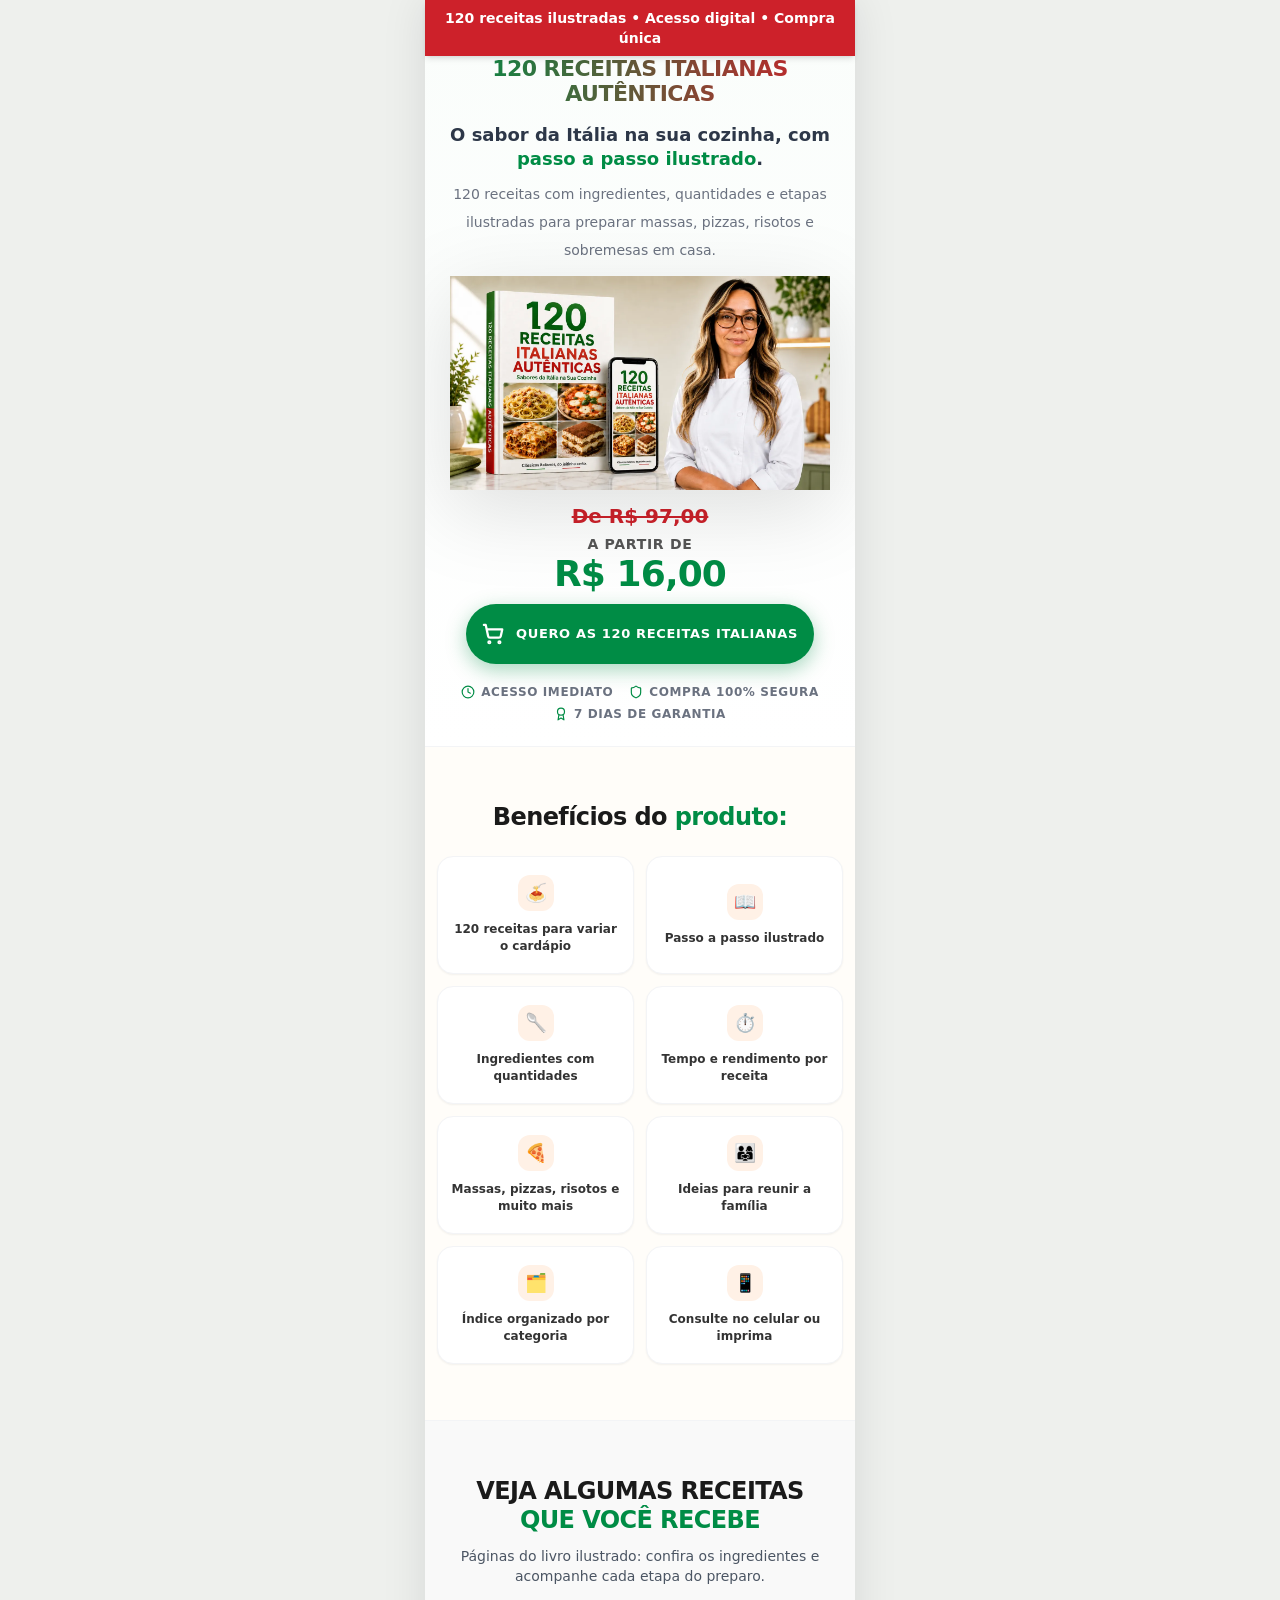
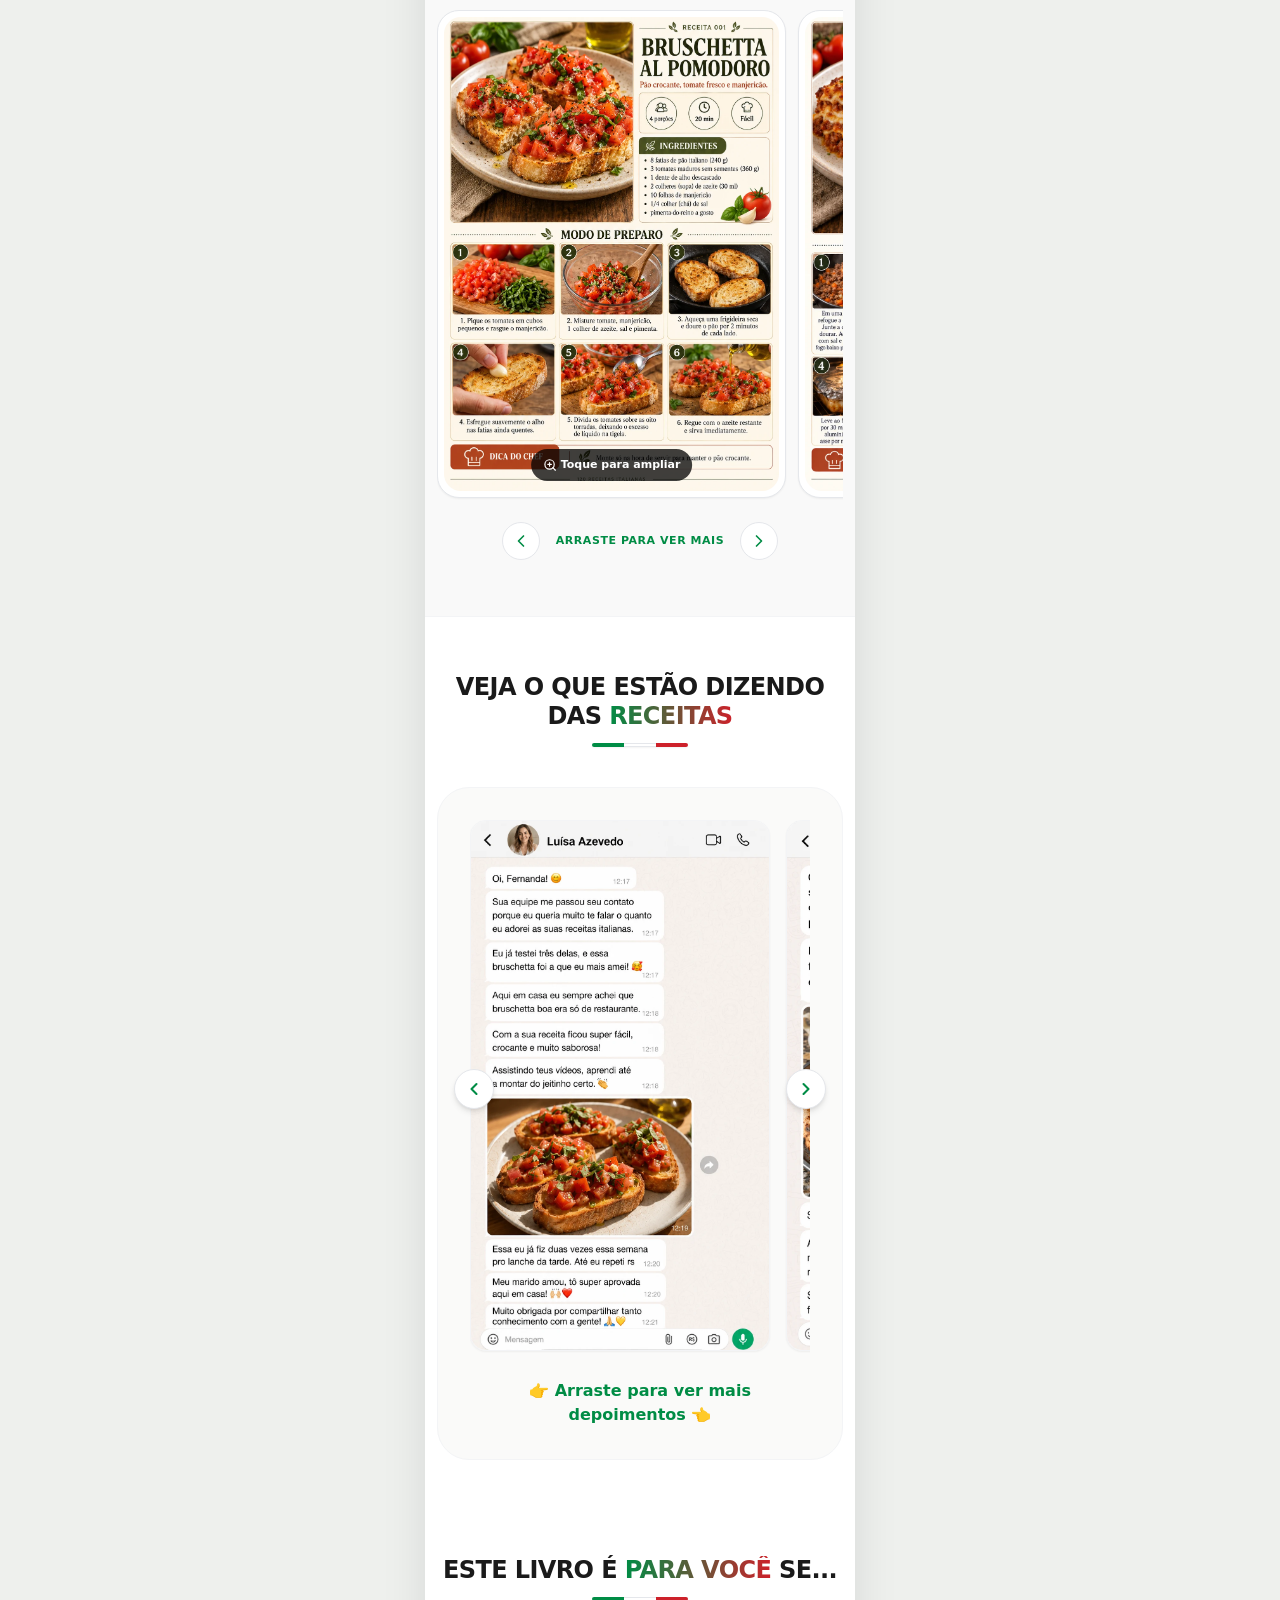
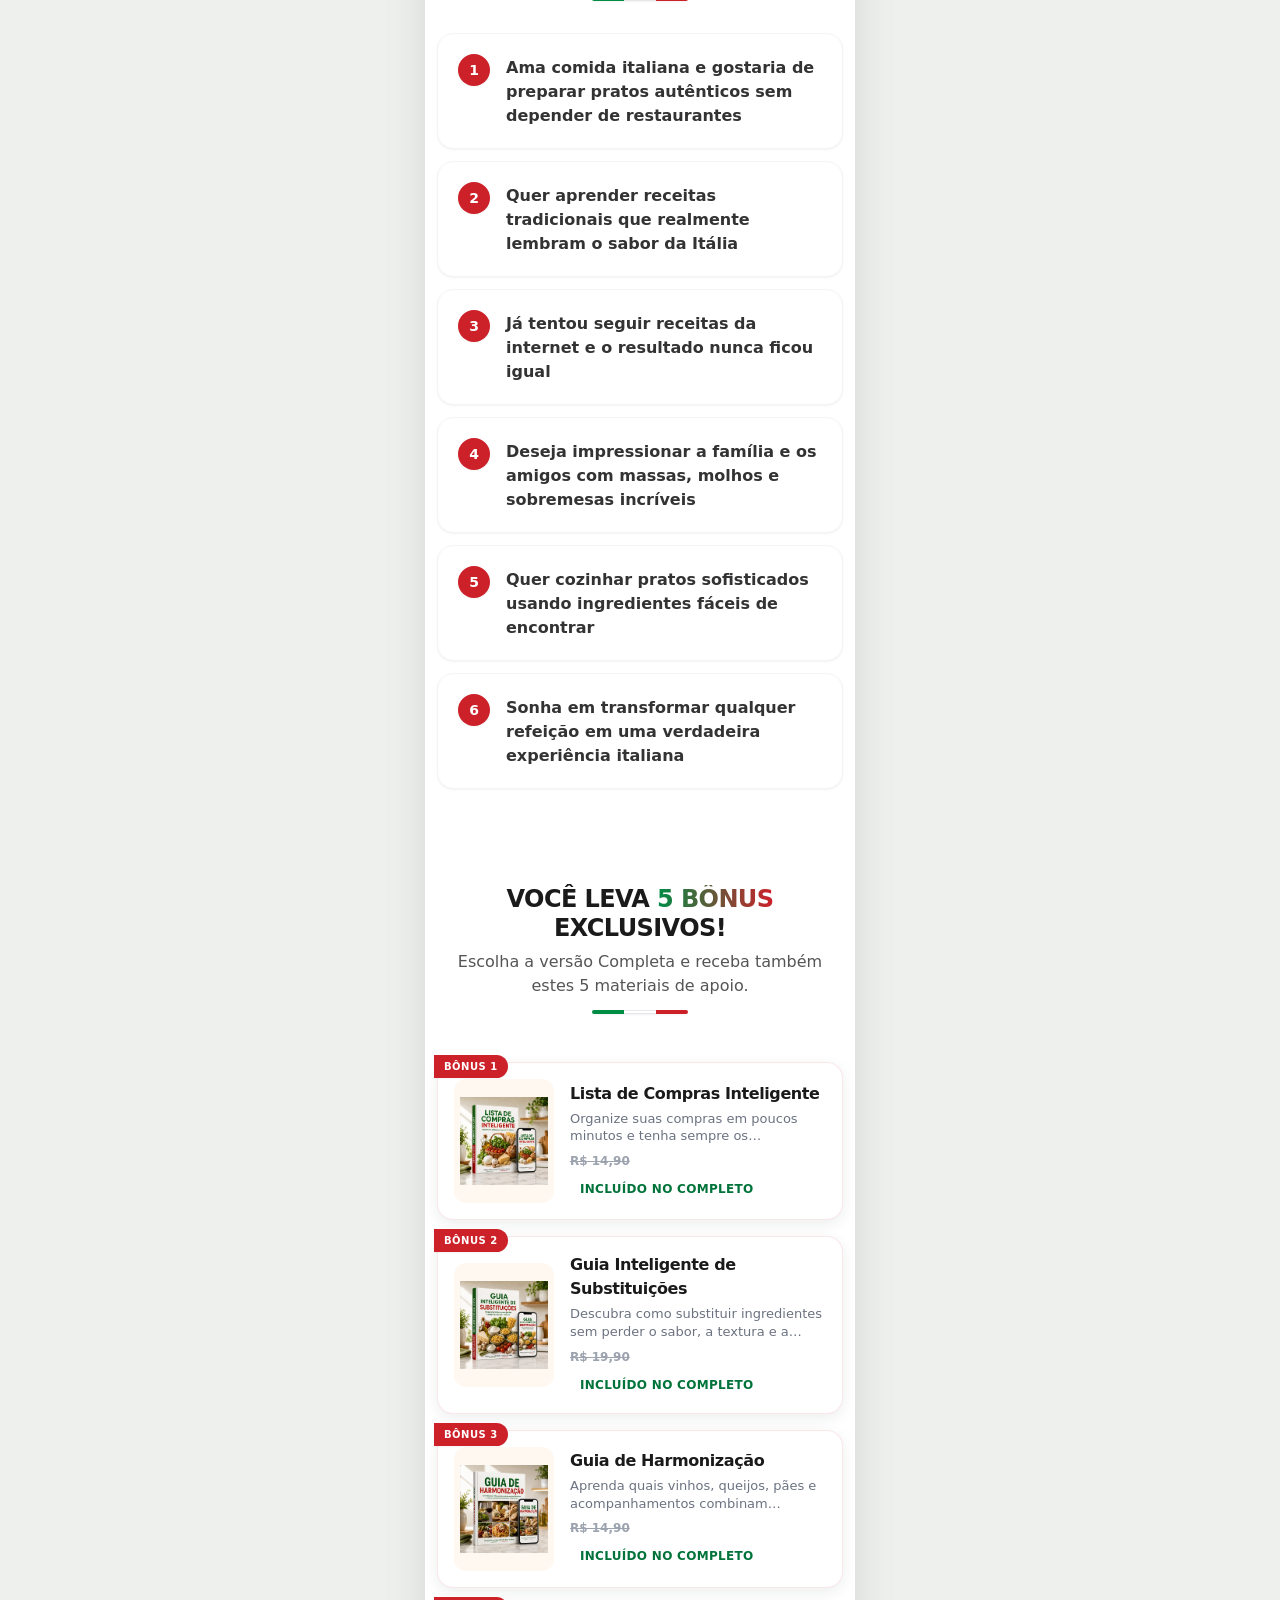
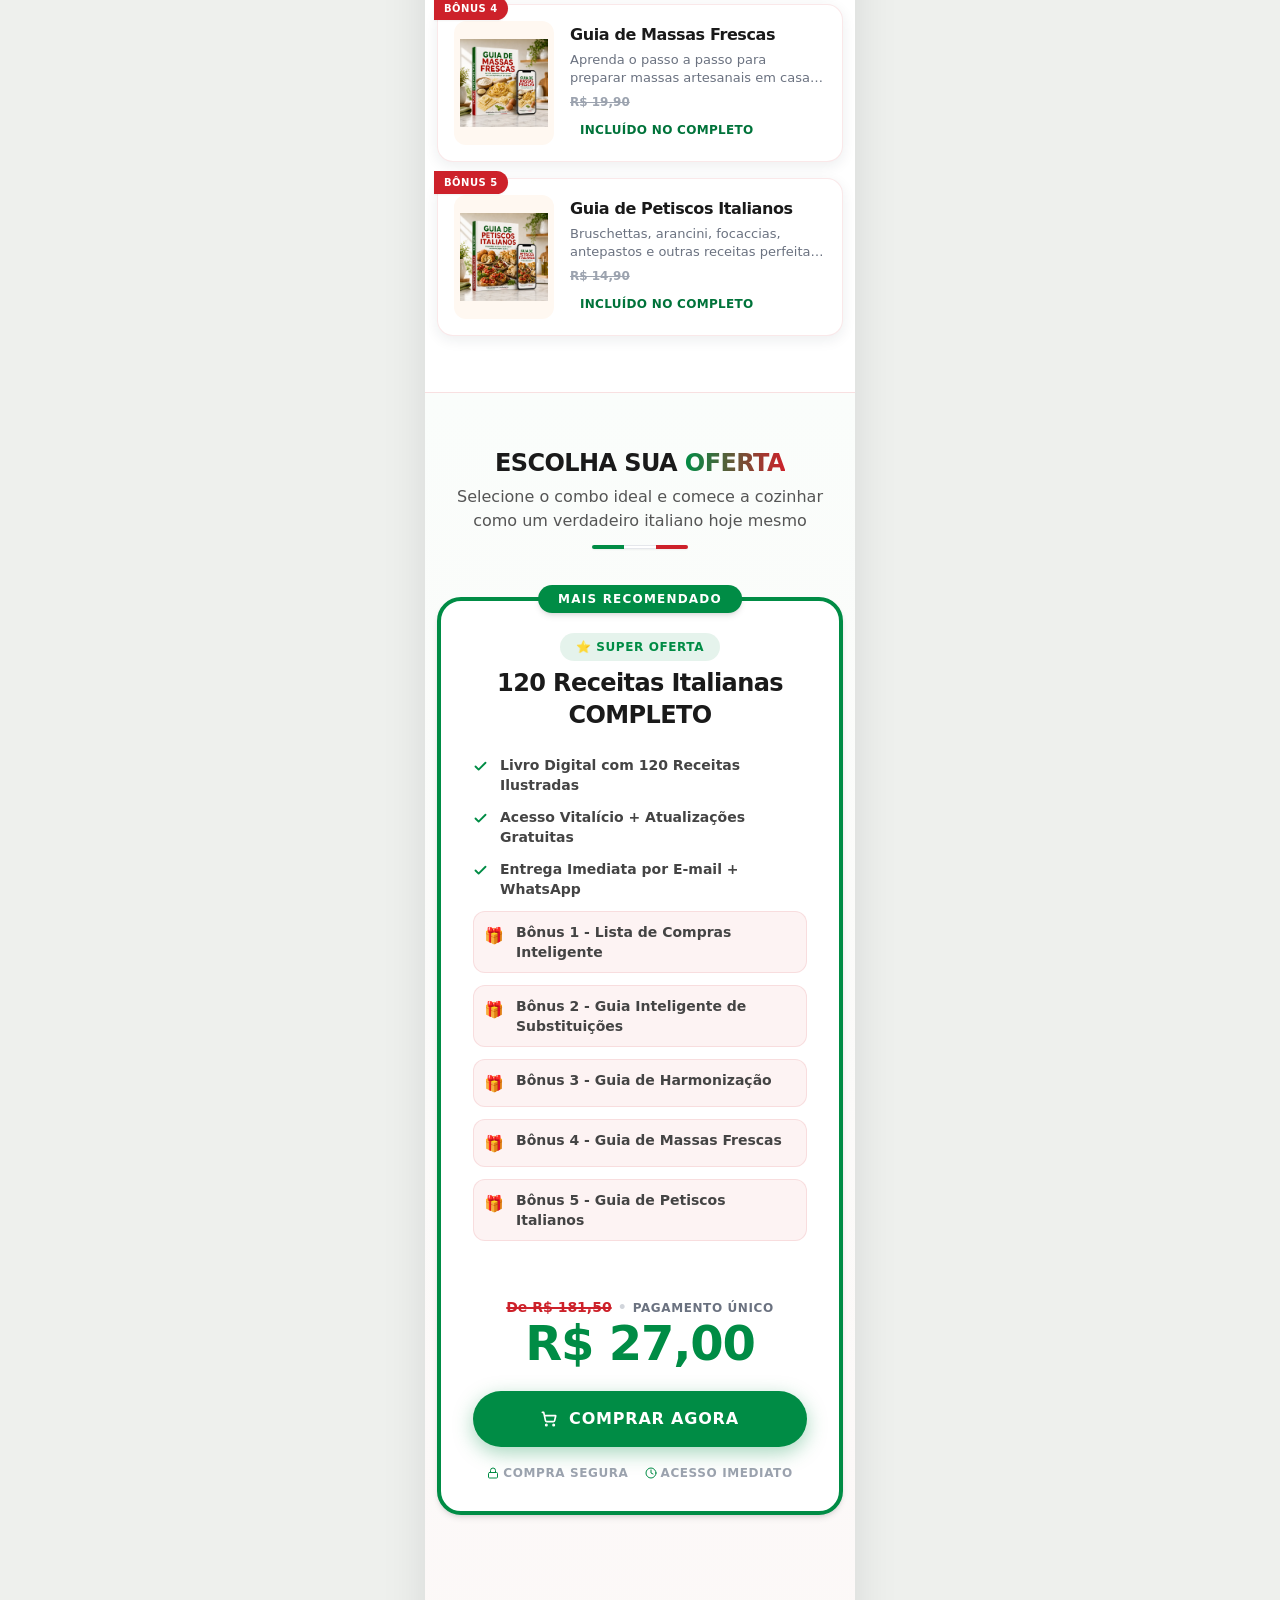
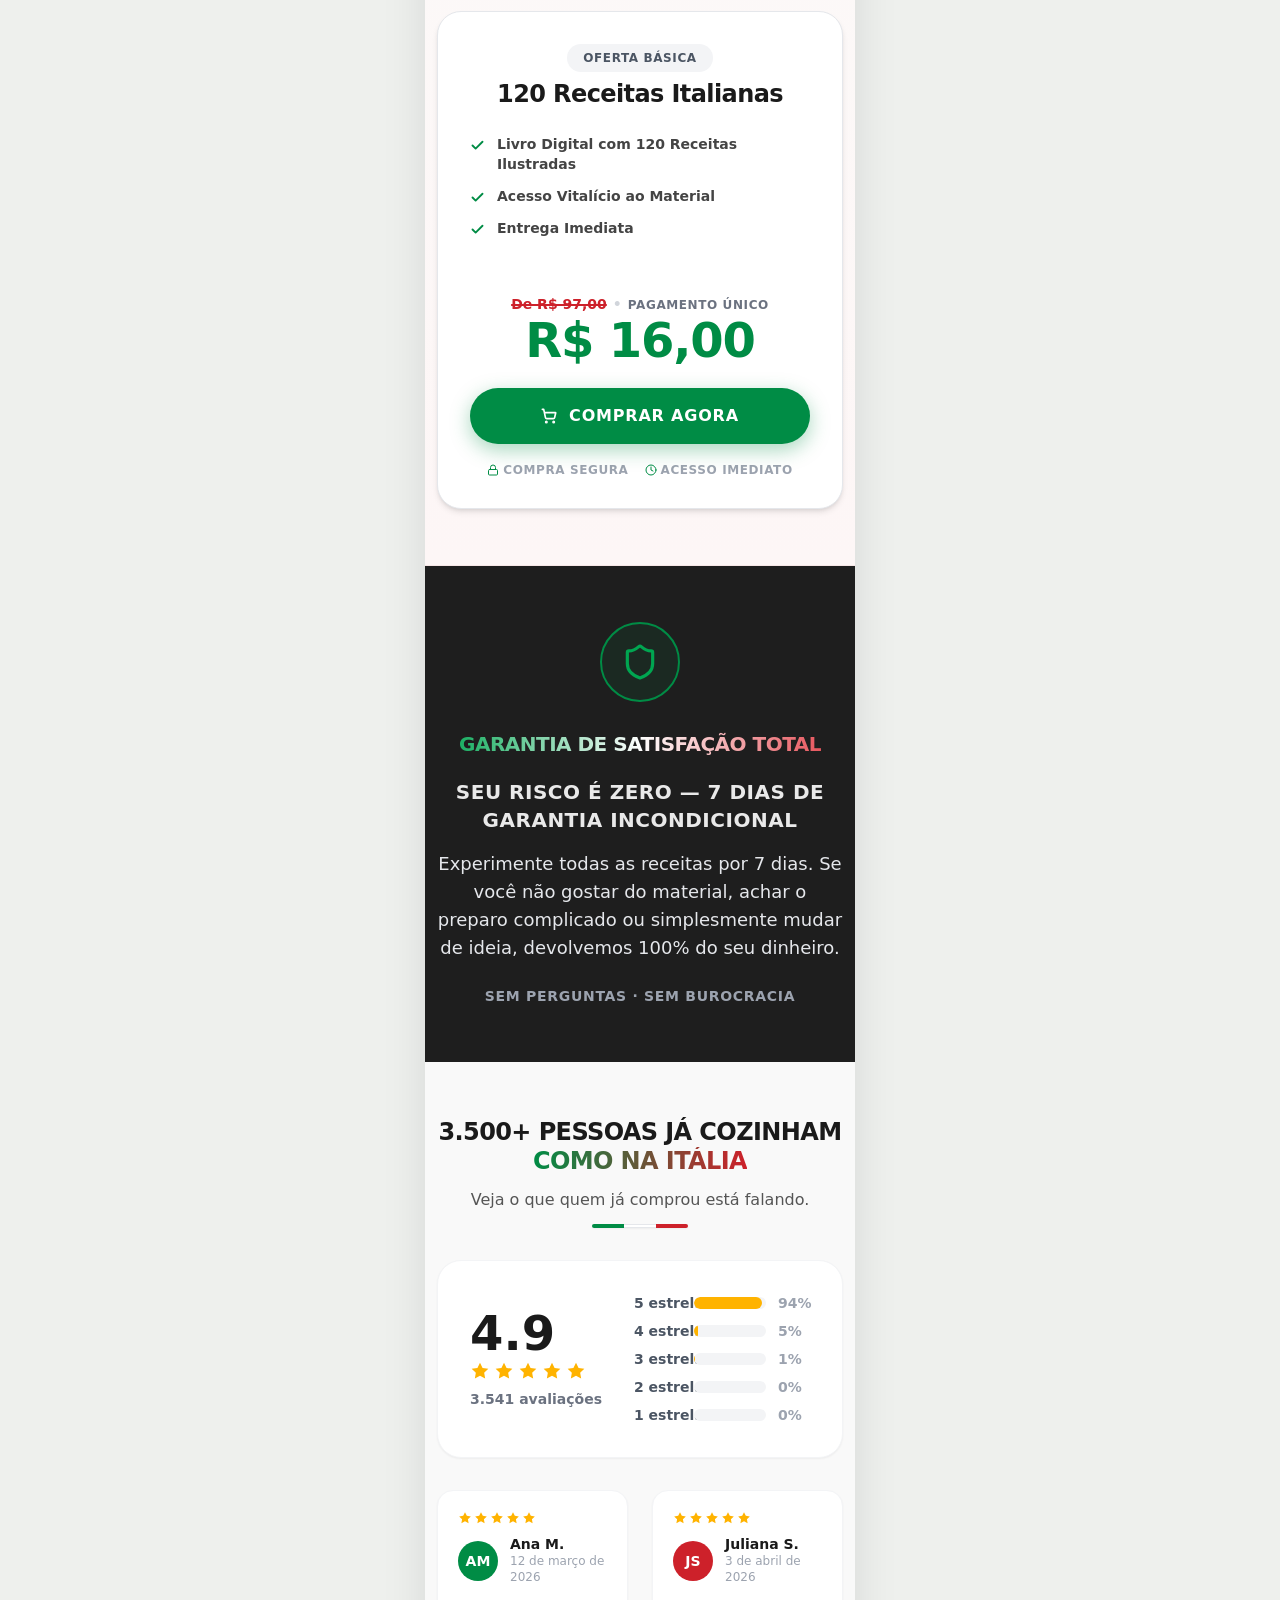
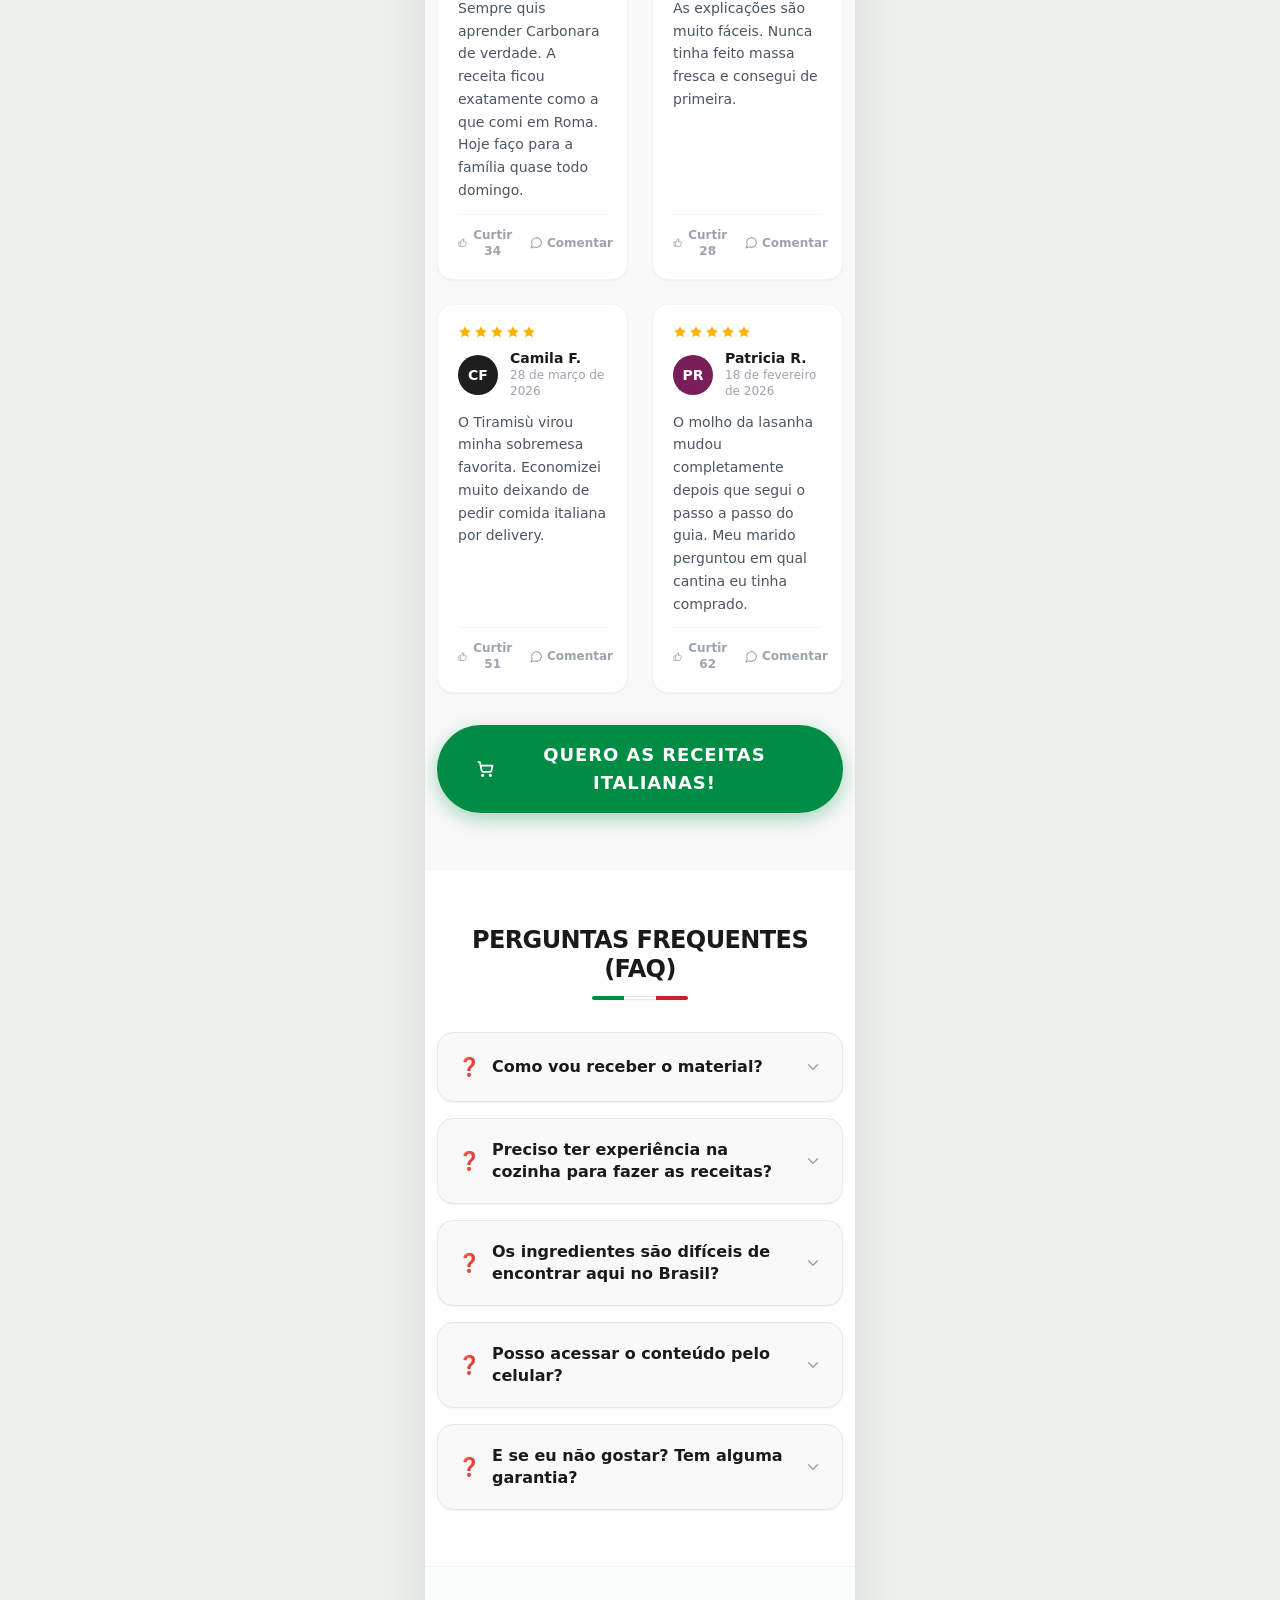
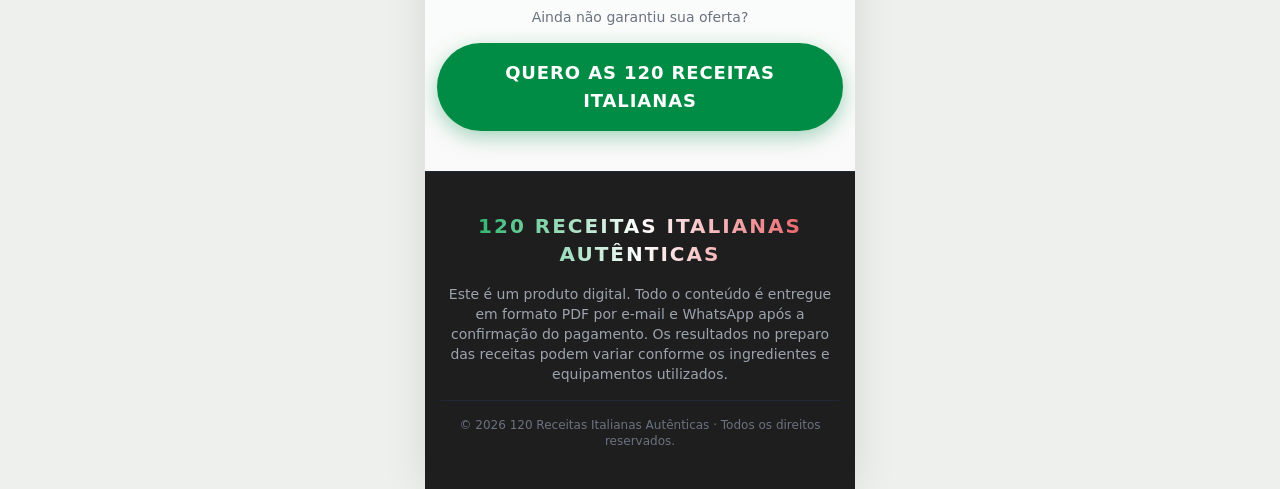
<file: 2/index.html>
<!doctype html>
<html lang="pt-BR">

<head>
  <meta charset="UTF-8" />
  <link rel="icon" href="data:image/svg+xml,<svg xmlns='http://www.w3.org/2000/svg' viewBox='0 0 100 100'><text y='.9em' font-size='90'>🍝</text></svg>" />
  <meta name="viewport" content="width=device-width, initial-scale=1.0" />
  <title>120 Receitas Italianas Autênticas</title>
  <meta name="description"
    content="120 receitas italianas com ingredientes, quantidades e passo a passo ilustrado. Massas, pizzas, risotos e sobremesas em um livro digital para consultar na cozinha." />

  <meta property="og:type" content="website" />
  <meta property="og:locale" content="pt_BR" />
  <meta property="og:url" content="https://120receitasitalianas.netlify.app/" />
  <meta property="og:title" content="120 Receitas Italianas Autênticas" />
  <meta property="og:description"
    content="120 receitas italianas com ingredientes, quantidades e passo a passo ilustrado. Massas, pizzas, risotos e sobremesas em um livro digital para consultar na cozinha." />
  <meta property="og:image" content="https://120receitasitalianas.netlify.app/banner_hero.webp" />
  <meta property="og:image:type" content="image/webp" />
  <meta property="og:image:width" content="1400" />
  <meta property="og:image:height" content="788" />
  <meta property="og:image:alt" content="120 Receitas Italianas Autênticas" />

  <meta name="twitter:card" content="summary_large_image" />
  <meta name="twitter:title" content="120 Receitas Italianas Autênticas" />
  <meta name="twitter:description"
    content="120 receitas italianas com ingredientes, quantidades e passo a passo ilustrado. Massas, pizzas, risotos e sobremesas em um livro digital para consultar na cozinha." />
  <meta name="twitter:image" content="https://120receitasitalianas.netlify.app/banner_hero.webp" />

  <!-- Abre cedo as ligações aos domínios de tracking/checkout para o pixel disparar mais rápido -->
  <link rel="preconnect" href="https://cdn.utmify.com.br" crossorigin />
  <link rel="dns-prefetch" href="https://cdn.utmify.com.br" />
  <link rel="dns-prefetch" href="https://www.clarity.ms" />
  <link rel="dns-prefetch" href="https://app.zuptos.com.br" />


  <script src="https://cdn.utmify.com.br/scripts/utms/latest.js" data-utmify-prevent-subids async defer></script>

  <!-- Microsoft Clarity -->
  <script type="text/javascript">
    (function(c,l,a,r,i,t,y){
        c[a]=c[a]||function(){(c[a].q=c[a].q||[]).push(arguments)};
        t=l.createElement(r);t.async=1;t.src="https://www.clarity.ms/tag/"+i;
        y=l.getElementsByTagName(r)[0];y.parentNode.insertBefore(t,y);
    })(window, document, "clarity", "script", "xt61g3t5o6");
  </script>
  <link rel="stylesheet" href="../assets/index-BymikRev.css">
<!-- Wiapy: o checkout não roda o Pixel; ele lê o fbc de ?fbclick= e o fbp de ?fbp=. Passa os da página no clique. -->
<script>(function(){function c(n){var m=document.cookie.match(new RegExp("(?:^|; )"+n+"=([^;]*)"));try{return m?decodeURIComponent(m[1]):null}catch(e){return null}}var u;function f(){if(u===undefined){u=null;try{var i=new URL(location.href).searchParams.get("fbclid");if(i)u="fb.1."+Date.now()+"."+i}catch(e){}}return u}function fix(e){var a=e.target&&e.target.closest&&e.target.closest("a[href]");if(!a)return;try{var h=new URL(a.href);if(h.hostname!=="pay.wiapy.com")return;var b=c("_fbc")||f(),p=c("_fbp");if(b)h.searchParams.set("fbclick",b);if(p)h.searchParams.set("fbp",p);if(a.href!==h.toString())a.href=h.toString()}catch(e){}}document.addEventListener("click",fix,true);document.addEventListener("auxclick",fix,true)})();</script>
</head>

<body>
  <div id="root"><div class="italian-sales mobile-first-offer min-h-screen bg-[#FDFDFD] text-[#1A1A1A] font-sans antialiased"><div class="fixed top-0 left-0 right-0 z-50 bg-[#CD212A] text-white text-center py-2 px-4 text-xs sm:text-sm font-bold shadow-md flex items-center justify-center"><span>120 receitas ilustradas • Acesso digital • Compra única</span></div><header class="bg-gradient-to-b from-[#FAFDFB] to-[#FFFFFF] pt-14 sm:pt-20 pb-6 sm:pb-10 px-4 sm:px-6"><div class="front-hero-content max-w-4xl mx-auto text-center w-full flex flex-col"><h1 class="front-hero-title text-[24px] sm:text-3xl md:text-4xl lg:text-5xl font-black leading-[1.1] sm:leading-tight tracking-tight uppercase mb-3 max-w-3xl mx-auto pb-1 bg-gradient-to-r from-[#008C45] to-[#CD212A] bg-clip-text text-transparent">120 Receitas Italianas Autênticas</h1><h2 class="front-hero-subtitle text-lg sm:text-2xl md:text-3xl font-extrabold text-[#2D3748] max-w-3xl mx-auto leading-snug mb-2">O sabor da Itália na sua cozinha, com <span class="text-[#008C45]">passo a passo ilustrado</span>.</h2><p class="front-hero-description text-gray-500 text-[14px] sm:text-lg md:text-xl font-medium max-w-2xl mx-auto leading-relaxed mb-3 sm:mb-5 px-2 sm:px-0">120 receitas com ingredientes, quantidades e etapas ilustradas para preparar massas, pizzas, risotos e sobremesas em casa.</p><div class="front-hero-mockup mb-3 sm:mb-6 relative flex justify-center max-w-[380px] sm:max-w-xl md:max-w-2xl lg:max-w-3xl mx-auto"><div class="absolute inset-0 bg-gradient-to-tr from-[#008C45]/10 to-[#CD212A]/10 rounded-full filter blur-3xl opacity-50 -z-10 w-80 h-80 sm:w-[480px] sm:h-[480px] mx-auto my-auto"></div><img src="../banner_hero.webp" alt="120 Receitas Italianas Autênticas - Combo Completo" class="w-full h-auto object-contain transform hover:scale-105 transition duration-500 drop-shadow-[0_20px_40px_rgba(0,0,0,0.12)]" width="1400" height="788" fetchpriority="high" decoding="async"></div><div class="mb-3 flex flex-col items-center justify-center text-center"><span class="text-[#CD212A] text-base sm:text-xl font-extrabold line-through decoration-[#CD212A] decoration-2">De R$ 97,00</span><span class="text-[#555555] text-xs sm:text-sm font-bold uppercase tracking-wider mt-1">a partir de</span><span class="front-hero-price text-[#008C45] text-4xl sm:text-6xl md:text-7xl font-black tracking-tight mt-0.5">R$ 16,00</span></div><div class="mb-3 sm:mb-4"><button class="bg-[#008C45] hover:bg-[#00733A] text-white font-extrabold py-4 px-8 sm:px-10 rounded-full shadow-[0_6px_20px_rgba(0,140,69,0.35)] hover:shadow-[0_10px_25px_rgba(0,140,69,0.5)] transform transition duration-300 hover:scale-105 active:scale-95 inline-flex items-center justify-center gap-3 uppercase tracking-wider text-sm sm:text-base md:text-lg animate-pulse-cta  !py-4 !px-4 !text-[13px] !max-w-full"><svg xmlns="http://www.w3.org/2000/svg" width="20" height="20" viewBox="0 0 24 24" fill="none" stroke="currentColor" stroke-width="2.5" stroke-linecap="round" stroke-linejoin="round" class="lucide lucide-shopping-cart sm:w-[22px] sm:h-[22px]"><circle cx="8" cy="21" r="1"></circle><circle cx="19" cy="21" r="1"></circle><path d="M2.05 2.05h2l2.66 12.42a2 2 0 0 0 2 1.58h9.78a2 2 0 0 0 1.95-1.57l1.65-7.43H5.12"></path></svg>QUERO AS 120 RECEITAS ITALIANAS</button></div><div class="flex flex-wrap items-center justify-center gap-x-4 gap-y-1.5 mt-1 text-xs text-gray-500 font-bold uppercase tracking-wider"><div class="flex items-center gap-1.5"><svg xmlns="http://www.w3.org/2000/svg" width="14" height="14" viewBox="0 0 24 24" fill="none" stroke="currentColor" stroke-width="2" stroke-linecap="round" stroke-linejoin="round" class="lucide lucide-clock text-[#008C45]"><circle cx="12" cy="12" r="10"></circle><polyline points="12 6 12 12 16 14"></polyline></svg><span>Acesso Imediato</span></div><div class="flex items-center gap-1.5"><svg xmlns="http://www.w3.org/2000/svg" width="14" height="14" viewBox="0 0 24 24" fill="none" stroke="currentColor" stroke-width="2" stroke-linecap="round" stroke-linejoin="round" class="lucide lucide-shield text-[#008C45]"><path d="M20 13c0 5-3.5 7.5-7.66 8.95a1 1 0 0 1-.67-.01C7.5 20.5 4 18 4 13V6a1 1 0 0 1 1-1c2 0 4.5-1.2 6.24-2.72a1.17 1.17 0 0 1 1.52 0C14.51 3.81 17 5 19 5a1 1 0 0 1 1 1z"></path></svg><span>Compra 100% Segura</span></div><div class="flex items-center gap-1.5"><svg xmlns="http://www.w3.org/2000/svg" width="14" height="14" viewBox="0 0 24 24" fill="none" stroke="currentColor" stroke-width="2" stroke-linecap="round" stroke-linejoin="round" class="lucide lucide-award text-[#008C45]"><circle cx="12" cy="8" r="6"></circle><path d="M15.477 12.89 17 22l-5-3-5 3 1.523-9.11"></path></svg><span>7 Dias de Garantia</span></div></div></div></header><section class="border-y border-gray-100 bg-[#FFFDF9] px-3 py-9 sm:py-14" aria-labelledby="benefits-title"><div class="mx-auto max-w-5xl"><h2 id="benefits-title" class="mb-6 text-center text-[28px] font-black leading-tight tracking-tight">Benefícios do <span class="text-[#008C45]">produto:</span></h2><div class="front-benefits-grid grid grid-cols-2 gap-3 md:grid-cols-4"><div class="flex min-h-[118px] flex-col items-center justify-center gap-2.5 rounded-2xl border border-gray-100 bg-white px-3 py-3 text-center shadow-sm"><span aria-hidden="true" class="flex h-9 w-9 items-center justify-center rounded-xl bg-[#FFF1E6] text-lg">🍝</span><p class="text-xs font-extrabold leading-snug text-[#333333]">120 receitas para variar o cardápio</p></div><div class="flex min-h-[118px] flex-col items-center justify-center gap-2.5 rounded-2xl border border-gray-100 bg-white px-3 py-3 text-center shadow-sm"><span aria-hidden="true" class="flex h-9 w-9 items-center justify-center rounded-xl bg-[#FFF1E6] text-lg">📖</span><p class="text-xs font-extrabold leading-snug text-[#333333]">Passo a passo ilustrado</p></div><div class="flex min-h-[118px] flex-col items-center justify-center gap-2.5 rounded-2xl border border-gray-100 bg-white px-3 py-3 text-center shadow-sm"><span aria-hidden="true" class="flex h-9 w-9 items-center justify-center rounded-xl bg-[#FFF1E6] text-lg">🥄</span><p class="text-xs font-extrabold leading-snug text-[#333333]">Ingredientes com quantidades</p></div><div class="flex min-h-[118px] flex-col items-center justify-center gap-2.5 rounded-2xl border border-gray-100 bg-white px-3 py-3 text-center shadow-sm"><span aria-hidden="true" class="flex h-9 w-9 items-center justify-center rounded-xl bg-[#FFF1E6] text-lg">⏱️</span><p class="text-xs font-extrabold leading-snug text-[#333333]">Tempo e rendimento por receita</p></div><div class="flex min-h-[118px] flex-col items-center justify-center gap-2.5 rounded-2xl border border-gray-100 bg-white px-3 py-3 text-center shadow-sm"><span aria-hidden="true" class="flex h-9 w-9 items-center justify-center rounded-xl bg-[#FFF1E6] text-lg">🍕</span><p class="text-xs font-extrabold leading-snug text-[#333333]">Massas, pizzas, risotos e muito mais</p></div><div class="flex min-h-[118px] flex-col items-center justify-center gap-2.5 rounded-2xl border border-gray-100 bg-white px-3 py-3 text-center shadow-sm"><span aria-hidden="true" class="flex h-9 w-9 items-center justify-center rounded-xl bg-[#FFF1E6] text-lg">👨‍👩‍👧</span><p class="text-xs font-extrabold leading-snug text-[#333333]">Ideias para reunir a família</p></div><div class="flex min-h-[118px] flex-col items-center justify-center gap-2.5 rounded-2xl border border-gray-100 bg-white px-3 py-3 text-center shadow-sm"><span aria-hidden="true" class="flex h-9 w-9 items-center justify-center rounded-xl bg-[#FFF1E6] text-lg">🗂️</span><p class="text-xs font-extrabold leading-snug text-[#333333]">Índice organizado por categoria</p></div><div class="flex min-h-[118px] flex-col items-center justify-center gap-2.5 rounded-2xl border border-gray-100 bg-white px-3 py-3 text-center shadow-sm"><span aria-hidden="true" class="flex h-9 w-9 items-center justify-center rounded-xl bg-[#FFF1E6] text-lg">📱</span><p class="text-xs font-extrabold leading-snug text-[#333333]">Consulte no celular ou imprima</p></div></div></div></section><section class="overflow-hidden border-b border-gray-100 bg-[#F9F9F9] px-3 py-9 sm:py-14" aria-labelledby="inside-book-title"><div class="mx-auto max-w-5xl"><h2 id="inside-book-title" class="text-center text-2xl font-black uppercase leading-tight tracking-tight">Veja algumas receitas<br><span class="text-[#008C45]">que você recebe</span></h2><p class="mx-auto mb-6 mt-3 max-w-xl text-center text-sm text-gray-600">Páginas do livro ilustrado: confira os ingredientes e acompanhe cada etapa do preparo.</p><div class="no-scrollbar flex snap-x snap-mandatory gap-3 overflow-x-auto pb-3" aria-label="Amostras do livro digital"><button type="button" aria-label="Ampliar receita: Bruschetta al Pomodoro" class="relative w-[86%] max-w-[390px] shrink-0 snap-start overflow-hidden rounded-[22px] border border-gray-200 bg-white p-1.5 shadow-sm"><img src="../amostras/receita-001.webp" alt="Página ilustrada de Bruschetta al Pomodoro, com ingredientes e seis etapas de preparo" width="1055" height="1491" loading="lazy" decoding="async" class="h-auto w-full rounded-[17px]"><span class="absolute bottom-4 left-1/2 flex -translate-x-1/2 items-center gap-1 whitespace-nowrap rounded-full bg-black/75 px-3 py-2 text-[11px] font-bold text-white"><svg xmlns="http://www.w3.org/2000/svg" width="14" height="14" viewBox="0 0 24 24" fill="none" stroke="currentColor" stroke-width="2" stroke-linecap="round" stroke-linejoin="round" class="lucide lucide-zoom-in "><circle cx="11" cy="11" r="8"></circle><line x1="21" x2="16.65" y1="21" y2="16.65"></line><line x1="11" x2="11" y1="8" y2="14"></line><line x1="8" x2="14" y1="11" y2="11"></line></svg>Toque para ampliar</span></button><button type="button" aria-label="Ampliar receita: Lasanha à Bolonhesa" class="relative w-[86%] max-w-[390px] shrink-0 snap-start overflow-hidden rounded-[22px] border border-gray-200 bg-white p-1.5 shadow-sm"><img src="../amostras/receita-024.webp" alt="Página ilustrada de Lasanha à Bolonhesa, com ingredientes e seis etapas de preparo" width="1055" height="1491" loading="lazy" decoding="async" class="h-auto w-full rounded-[17px]"><span class="absolute bottom-4 left-1/2 flex -translate-x-1/2 items-center gap-1 whitespace-nowrap rounded-full bg-black/75 px-3 py-2 text-[11px] font-bold text-white"><svg xmlns="http://www.w3.org/2000/svg" width="14" height="14" viewBox="0 0 24 24" fill="none" stroke="currentColor" stroke-width="2" stroke-linecap="round" stroke-linejoin="round" class="lucide lucide-zoom-in "><circle cx="11" cy="11" r="8"></circle><line x1="21" x2="16.65" y1="21" y2="16.65"></line><line x1="11" x2="11" y1="8" y2="14"></line><line x1="8" x2="14" y1="11" y2="11"></line></svg>Toque para ampliar</span></button><button type="button" aria-label="Ampliar receita: Risoto alla Milanese" class="relative w-[86%] max-w-[390px] shrink-0 snap-start overflow-hidden rounded-[22px] border border-gray-200 bg-white p-1.5 shadow-sm"><img src="../amostras/receita-031.webp" alt="Página ilustrada de Risoto alla Milanese, com ingredientes e seis etapas de preparo" width="1055" height="1491" loading="lazy" decoding="async" class="h-auto w-full rounded-[17px]"><span class="absolute bottom-4 left-1/2 flex -translate-x-1/2 items-center gap-1 whitespace-nowrap rounded-full bg-black/75 px-3 py-2 text-[11px] font-bold text-white"><svg xmlns="http://www.w3.org/2000/svg" width="14" height="14" viewBox="0 0 24 24" fill="none" stroke="currentColor" stroke-width="2" stroke-linecap="round" stroke-linejoin="round" class="lucide lucide-zoom-in "><circle cx="11" cy="11" r="8"></circle><line x1="21" x2="16.65" y1="21" y2="16.65"></line><line x1="11" x2="11" y1="8" y2="14"></line><line x1="8" x2="14" y1="11" y2="11"></line></svg>Toque para ampliar</span></button><button type="button" aria-label="Ampliar receita: Pizza Margherita" class="relative w-[86%] max-w-[390px] shrink-0 snap-start overflow-hidden rounded-[22px] border border-gray-200 bg-white p-1.5 shadow-sm"><img src="../amostras/receita-046.webp" alt="Página ilustrada de Pizza Margherita, com ingredientes e seis etapas de preparo" width="1055" height="1491" loading="lazy" decoding="async" class="h-auto w-full rounded-[17px]"><span class="absolute bottom-4 left-1/2 flex -translate-x-1/2 items-center gap-1 whitespace-nowrap rounded-full bg-black/75 px-3 py-2 text-[11px] font-bold text-white"><svg xmlns="http://www.w3.org/2000/svg" width="14" height="14" viewBox="0 0 24 24" fill="none" stroke="currentColor" stroke-width="2" stroke-linecap="round" stroke-linejoin="round" class="lucide lucide-zoom-in "><circle cx="11" cy="11" r="8"></circle><line x1="21" x2="16.65" y1="21" y2="16.65"></line><line x1="11" x2="11" y1="8" y2="14"></line><line x1="8" x2="14" y1="11" y2="11"></line></svg>Toque para ampliar</span></button><button type="button" aria-label="Ampliar receita: Abobrinha Recheada" class="relative w-[86%] max-w-[390px] shrink-0 snap-start overflow-hidden rounded-[22px] border border-gray-200 bg-white p-1.5 shadow-sm"><img src="../amostras/receita-077.webp" alt="Página ilustrada de Abobrinha Recheada, com ingredientes e seis etapas de preparo" width="1055" height="1491" loading="lazy" decoding="async" class="h-auto w-full rounded-[17px]"><span class="absolute bottom-4 left-1/2 flex -translate-x-1/2 items-center gap-1 whitespace-nowrap rounded-full bg-black/75 px-3 py-2 text-[11px] font-bold text-white"><svg xmlns="http://www.w3.org/2000/svg" width="14" height="14" viewBox="0 0 24 24" fill="none" stroke="currentColor" stroke-width="2" stroke-linecap="round" stroke-linejoin="round" class="lucide lucide-zoom-in "><circle cx="11" cy="11" r="8"></circle><line x1="21" x2="16.65" y1="21" y2="16.65"></line><line x1="11" x2="11" y1="8" y2="14"></line><line x1="8" x2="14" y1="11" y2="11"></line></svg>Toque para ampliar</span></button><button type="button" aria-label="Ampliar receita: Cannoli Siciliani" class="relative w-[86%] max-w-[390px] shrink-0 snap-start overflow-hidden rounded-[22px] border border-gray-200 bg-white p-1.5 shadow-sm"><img src="../amostras/receita-108.webp" alt="Página ilustrada de Cannoli Siciliani, com ingredientes e seis etapas de preparo" width="1055" height="1491" loading="lazy" decoding="async" class="h-auto w-full rounded-[17px]"><span class="absolute bottom-4 left-1/2 flex -translate-x-1/2 items-center gap-1 whitespace-nowrap rounded-full bg-black/75 px-3 py-2 text-[11px] font-bold text-white"><svg xmlns="http://www.w3.org/2000/svg" width="14" height="14" viewBox="0 0 24 24" fill="none" stroke="currentColor" stroke-width="2" stroke-linecap="round" stroke-linejoin="round" class="lucide lucide-zoom-in "><circle cx="11" cy="11" r="8"></circle><line x1="21" x2="16.65" y1="21" y2="16.65"></line><line x1="11" x2="11" y1="8" y2="14"></line><line x1="8" x2="14" y1="11" y2="11"></line></svg>Toque para ampliar</span></button></div><div class="mt-3 flex items-center justify-center gap-4 text-[#008C45]"><button type="button" aria-label="Receita anterior" class="rounded-full border border-gray-200 bg-white p-2"><svg xmlns="http://www.w3.org/2000/svg" width="20" height="20" viewBox="0 0 24 24" fill="none" stroke="currentColor" stroke-width="2" stroke-linecap="round" stroke-linejoin="round" class="lucide lucide-chevron-left "><path d="m15 18-6-6 6-6"></path></svg></button><span class="text-[11px] font-extrabold uppercase tracking-wider">Arraste para ver mais</span><button type="button" aria-label="Próxima receita" class="rounded-full border border-gray-200 bg-white p-2"><svg xmlns="http://www.w3.org/2000/svg" width="20" height="20" viewBox="0 0 24 24" fill="none" stroke="currentColor" stroke-width="2" stroke-linecap="round" stroke-linejoin="round" class="lucide lucide-chevron-right "><path d="m9 18 6-6-6-6"></path></svg></button></div><dialog class="book-dialog" aria-label="Página ampliada: Bruschetta al Pomodoro"><button type="button" aria-label="Fechar receita ampliada" class="z-10 rounded-full bg-[#008C45] p-3 text-white shadow-lg"><svg xmlns="http://www.w3.org/2000/svg" width="22" height="22" viewBox="0 0 24 24" fill="none" stroke="currentColor" stroke-width="2" stroke-linecap="round" stroke-linejoin="round" class="lucide lucide-x "><path d="M18 6 6 18"></path><path d="m6 6 12 12"></path></svg></button></dialog></div></section><section class="py-10 px-4 sm:py-14 bg-white"><div class="max-w-5xl mx-auto"><div class="text-center mb-8 sm:mb-10"><h2 class="text-2xl sm:text-3xl md:text-4xl font-extrabold text-[#1A1A1A] uppercase tracking-tight">VEJA O QUE ESTÃO DIZENDO DAS <span class="bg-gradient-to-r from-[#008C45] to-[#CD212A] bg-clip-text text-transparent">RECEITAS</span></h2><div class="mx-auto mt-3 flex h-1 w-24 overflow-hidden rounded-full shadow-sm "><span class="flex-1 bg-[#008C45]"></span><span class="flex-1 bg-white border-y border-gray-200"></span><span class="flex-1 bg-[#CD212A]"></span></div></div><div class="bg-[#FAFAF9] rounded-[32px] border border-gray-100 p-4 sm:p-8"><div class="relative"><div class="no-scrollbar flex gap-4 overflow-x-auto snap-x snap-mandatory scroll-smooth pb-2 cursor-grab active:cursor-grabbing select-none"><div class="snap-center flex-shrink-0 w-[260px] sm:w-[300px] rounded-2xl overflow-hidden border border-gray-100 shadow-sm bg-white"><img src="../depoimento_1.webp" alt="Depoimento de quem já usa as receitas 1" class="w-full h-auto object-contain pointer-events-none" width="941" height="1672" loading="lazy" decoding="async" draggable="false"></div><div class="snap-center flex-shrink-0 w-[260px] sm:w-[300px] rounded-2xl overflow-hidden border border-gray-100 shadow-sm bg-white"><img src="../depoimento_2.webp" alt="Depoimento de quem já usa as receitas 2" class="w-full h-auto object-contain pointer-events-none" width="941" height="1672" loading="lazy" decoding="async" draggable="false"></div><div class="snap-center flex-shrink-0 w-[260px] sm:w-[300px] rounded-2xl overflow-hidden border border-gray-100 shadow-sm bg-white"><img src="../depoimento_3.webp" alt="Depoimento de quem já usa as receitas 3" class="w-full h-auto object-contain pointer-events-none" width="941" height="1672" loading="lazy" decoding="async" draggable="false"></div><div class="snap-center flex-shrink-0 w-[260px] sm:w-[300px] rounded-2xl overflow-hidden border border-gray-100 shadow-sm bg-white"><img src="../depoimento_4.webp" alt="Depoimento de quem já usa as receitas 4" class="w-full h-auto object-contain pointer-events-none" width="941" height="1672" loading="lazy" decoding="async" draggable="false"></div><div class="snap-center flex-shrink-0 w-[260px] sm:w-[300px] rounded-2xl overflow-hidden border border-gray-100 shadow-sm bg-white"><img src="../depoimento_5.webp" alt="Depoimento de quem já usa as receitas 5" class="w-full h-auto object-contain pointer-events-none" width="941" height="1672" loading="lazy" decoding="async" draggable="false"></div></div><button type="button" aria-label="Ver depoimento anterior" class="hidden md:flex absolute top-1/2 -left-4 -translate-y-1/2 w-10 h-10 rounded-full bg-white border border-gray-200 shadow-md items-center justify-center text-[#008C45] hover:bg-[#008C45] hover:text-white hover:border-[#008C45] transition duration-200"><svg xmlns="http://www.w3.org/2000/svg" width="20" height="20" viewBox="0 0 24 24" fill="none" stroke="currentColor" stroke-width="2.5" stroke-linecap="round" stroke-linejoin="round" class="lucide lucide-chevron-left "><path d="m15 18-6-6 6-6"></path></svg></button><button type="button" aria-label="Ver próximo depoimento" class="hidden md:flex absolute top-1/2 -right-4 -translate-y-1/2 w-10 h-10 rounded-full bg-white border border-gray-200 shadow-md items-center justify-center text-[#008C45] hover:bg-[#008C45] hover:text-white hover:border-[#008C45] transition duration-200"><svg xmlns="http://www.w3.org/2000/svg" width="20" height="20" viewBox="0 0 24 24" fill="none" stroke="currentColor" stroke-width="2.5" stroke-linecap="round" stroke-linejoin="round" class="lucide lucide-chevron-right "><path d="m9 18 6-6-6-6"></path></svg></button></div><p class="text-center text-sm sm:text-base font-bold text-[#008C45] mt-5">👉 Arraste para ver mais depoimentos 👈</p></div></div></section><section class="py-10 px-3 bg-white"><div class="max-w-4xl mx-auto"><div class="text-center mb-6 sm:mb-8"><h2 class="text-2xl sm:text-3xl md:text-4xl font-extrabold text-[#1A1A1A] uppercase tracking-tight">ESTE LIVRO É <span class="bg-gradient-to-r from-[#008C45] to-[#CD212A] bg-clip-text text-transparent">PARA VOCÊ</span> SE...</h2><div class="mx-auto mt-3 flex h-1 w-24 overflow-hidden rounded-full shadow-sm "><span class="flex-1 bg-[#008C45]"></span><span class="flex-1 bg-white border-y border-gray-200"></span><span class="flex-1 bg-[#CD212A]"></span></div></div><div class="grid grid-cols-1 gap-3"><div class="flex items-start gap-4 bg-white border border-gray-100 hover:border-[#008C45]/30 rounded-2xl p-4 sm:p-5 shadow-sm hover:shadow-md transition duration-300"><span class="flex-shrink-0 w-8 h-8 rounded-full bg-[#CD212A] text-white font-bold flex items-center justify-center text-sm shadow-sm">1</span><p class="text-[#333333] text-sm sm:text-base font-semibold leading-relaxed mt-0.5">Ama comida italiana e gostaria de preparar pratos autênticos sem depender de restaurantes</p></div><div class="flex items-start gap-4 bg-white border border-gray-100 hover:border-[#008C45]/30 rounded-2xl p-4 sm:p-5 shadow-sm hover:shadow-md transition duration-300"><span class="flex-shrink-0 w-8 h-8 rounded-full bg-[#CD212A] text-white font-bold flex items-center justify-center text-sm shadow-sm">2</span><p class="text-[#333333] text-sm sm:text-base font-semibold leading-relaxed mt-0.5">Quer aprender receitas tradicionais que realmente lembram o sabor da Itália</p></div><div class="flex items-start gap-4 bg-white border border-gray-100 hover:border-[#008C45]/30 rounded-2xl p-4 sm:p-5 shadow-sm hover:shadow-md transition duration-300"><span class="flex-shrink-0 w-8 h-8 rounded-full bg-[#CD212A] text-white font-bold flex items-center justify-center text-sm shadow-sm">3</span><p class="text-[#333333] text-sm sm:text-base font-semibold leading-relaxed mt-0.5">Já tentou seguir receitas da internet e o resultado nunca ficou igual</p></div><div class="flex items-start gap-4 bg-white border border-gray-100 hover:border-[#008C45]/30 rounded-2xl p-4 sm:p-5 shadow-sm hover:shadow-md transition duration-300"><span class="flex-shrink-0 w-8 h-8 rounded-full bg-[#CD212A] text-white font-bold flex items-center justify-center text-sm shadow-sm">4</span><p class="text-[#333333] text-sm sm:text-base font-semibold leading-relaxed mt-0.5">Deseja impressionar a família e os amigos com massas, molhos e sobremesas incríveis</p></div><div class="flex items-start gap-4 bg-white border border-gray-100 hover:border-[#008C45]/30 rounded-2xl p-4 sm:p-5 shadow-sm hover:shadow-md transition duration-300"><span class="flex-shrink-0 w-8 h-8 rounded-full bg-[#CD212A] text-white font-bold flex items-center justify-center text-sm shadow-sm">5</span><p class="text-[#333333] text-sm sm:text-base font-semibold leading-relaxed mt-0.5">Quer cozinhar pratos sofisticados usando ingredientes fáceis de encontrar</p></div><div class="flex items-start gap-4 bg-white border border-gray-100 hover:border-[#008C45]/30 rounded-2xl p-4 sm:p-5 shadow-sm hover:shadow-md transition duration-300"><span class="flex-shrink-0 w-8 h-8 rounded-full bg-[#CD212A] text-white font-bold flex items-center justify-center text-sm shadow-sm">6</span><p class="text-[#333333] text-sm sm:text-base font-semibold leading-relaxed mt-0.5">Sonha em transformar qualquer refeição em uma verdadeira experiência italiana</p></div></div></div></section><section class="py-10 px-4 sm:py-14 bg-white"><div class="max-w-5xl mx-auto"><div class="text-center mb-6 sm:mb-8"><h2 class="text-2xl sm:text-3xl md:text-4xl font-extrabold text-[#1A1A1A] uppercase tracking-tight">VOCÊ LEVA <span class="bg-gradient-to-r from-[#008C45] to-[#CD212A] bg-clip-text text-transparent">5 BÔNUS</span> EXCLUSIVOS!</h2><p class="text-[#555555] text-sm sm:text-base mt-2">Escolha a versão Completa e receba também estes 5 materiais de apoio.</p><div class="mx-auto mt-3 flex h-1 w-24 overflow-hidden rounded-full shadow-sm "><span class="flex-1 bg-[#008C45]"></span><span class="flex-1 bg-white border-y border-gray-200"></span><span class="flex-1 bg-[#CD212A]"></span></div></div><div class="front-bonuses-grid grid grid-cols-1 sm:grid-cols-2 gap-4 items-stretch pt-4"><button type="button" class="group relative flex cursor-pointer items-center gap-3 rounded-2xl border border-[#CD212A]/10 bg-white p-3 text-left text-[#1A1A1A] shadow-[0_4px_14px_rgba(31,41,55,0.08)] transition-all duration-300 hover:-translate-y-0.5 hover:border-[#008C45]/35 hover:shadow-md sm:gap-4 sm:p-4"><div class="absolute -left-1 -top-2 z-10 rounded-r-full rounded-l-md bg-[#CD212A] px-2.5 py-1 text-[9px] font-black uppercase tracking-wider text-white shadow-sm sm:text-[10px]">Bônus 1</div><div class="flex h-[108px] w-[86px] flex-shrink-0 items-center justify-center overflow-hidden rounded-xl bg-[#FFF8F1] p-1.5 sm:h-[124px] sm:w-[100px]"><img src="../lista_de_compras_inteligente.webp" alt="Lista de Compras Inteligente" class="h-full w-full object-contain transition duration-300 group-hover:scale-105" loading="lazy" decoding="async"></div><div class="flex min-w-0 flex-1 flex-col items-start justify-center"><div><h4 class="text-[15px] font-black leading-tight tracking-tight text-[#1A1A1A] transition duration-200 group-hover:text-[#00733A] sm:text-base">Lista de Compras Inteligente</h4><p class="mt-1 line-clamp-2 text-[12px] font-medium leading-[1.35] text-gray-500 sm:text-[13px]">Organize suas compras em poucos minutos e tenha sempre os ingredientes certos para preparar as receitas do guia.</p></div><div class="mt-2 flex flex-wrap items-center gap-2 text-[11px] font-extrabold sm:text-xs"><span class="text-gray-400 line-through">R$ 14,90</span><span class="rounded-full bg-[#008C45]/12 px-2.5 py-1 uppercase tracking-wide text-[#00733A]">Incluído no Completo</span></div></div></button><button type="button" class="group relative flex cursor-pointer items-center gap-3 rounded-2xl border border-[#CD212A]/10 bg-white p-3 text-left text-[#1A1A1A] shadow-[0_4px_14px_rgba(31,41,55,0.08)] transition-all duration-300 hover:-translate-y-0.5 hover:border-[#008C45]/35 hover:shadow-md sm:gap-4 sm:p-4"><div class="absolute -left-1 -top-2 z-10 rounded-r-full rounded-l-md bg-[#CD212A] px-2.5 py-1 text-[9px] font-black uppercase tracking-wider text-white shadow-sm sm:text-[10px]">Bônus 2</div><div class="flex h-[108px] w-[86px] flex-shrink-0 items-center justify-center overflow-hidden rounded-xl bg-[#FFF8F1] p-1.5 sm:h-[124px] sm:w-[100px]"><img src="../guia_substituicoes.webp" alt="Guia Inteligente de Substituições" class="h-full w-full object-contain transition duration-300 group-hover:scale-105" loading="lazy" decoding="async"></div><div class="flex min-w-0 flex-1 flex-col items-start justify-center"><div><h4 class="text-[15px] font-black leading-tight tracking-tight text-[#1A1A1A] transition duration-200 group-hover:text-[#00733A] sm:text-base">Guia Inteligente de Substituições</h4><p class="mt-1 line-clamp-2 text-[12px] font-medium leading-[1.35] text-gray-500 sm:text-[13px]">Descubra como substituir ingredientes sem perder o sabor, a textura e a autenticidade das receitas italianas.</p></div><div class="mt-2 flex flex-wrap items-center gap-2 text-[11px] font-extrabold sm:text-xs"><span class="text-gray-400 line-through">R$ 19,90</span><span class="rounded-full bg-[#008C45]/12 px-2.5 py-1 uppercase tracking-wide text-[#00733A]">Incluído no Completo</span></div></div></button><button type="button" class="group relative flex cursor-pointer items-center gap-3 rounded-2xl border border-[#CD212A]/10 bg-white p-3 text-left text-[#1A1A1A] shadow-[0_4px_14px_rgba(31,41,55,0.08)] transition-all duration-300 hover:-translate-y-0.5 hover:border-[#008C45]/35 hover:shadow-md sm:gap-4 sm:p-4"><div class="absolute -left-1 -top-2 z-10 rounded-r-full rounded-l-md bg-[#CD212A] px-2.5 py-1 text-[9px] font-black uppercase tracking-wider text-white shadow-sm sm:text-[10px]">Bônus 3</div><div class="flex h-[108px] w-[86px] flex-shrink-0 items-center justify-center overflow-hidden rounded-xl bg-[#FFF8F1] p-1.5 sm:h-[124px] sm:w-[100px]"><img src="../guia_de_harmonizacao.webp" alt="Guia de Harmonização" class="h-full w-full object-contain transition duration-300 group-hover:scale-105" loading="lazy" decoding="async"></div><div class="flex min-w-0 flex-1 flex-col items-start justify-center"><div><h4 class="text-[15px] font-black leading-tight tracking-tight text-[#1A1A1A] transition duration-200 group-hover:text-[#00733A] sm:text-base">Guia de Harmonização</h4><p class="mt-1 line-clamp-2 text-[12px] font-medium leading-[1.35] text-gray-500 sm:text-[13px]">Aprenda quais vinhos, queijos, pães e acompanhamentos combinam perfeitamente com cada prato italiano.</p></div><div class="mt-2 flex flex-wrap items-center gap-2 text-[11px] font-extrabold sm:text-xs"><span class="text-gray-400 line-through">R$ 14,90</span><span class="rounded-full bg-[#008C45]/12 px-2.5 py-1 uppercase tracking-wide text-[#00733A]">Incluído no Completo</span></div></div></button><button type="button" class="group relative flex cursor-pointer items-center gap-3 rounded-2xl border border-[#CD212A]/10 bg-white p-3 text-left text-[#1A1A1A] shadow-[0_4px_14px_rgba(31,41,55,0.08)] transition-all duration-300 hover:-translate-y-0.5 hover:border-[#008C45]/35 hover:shadow-md sm:gap-4 sm:p-4"><div class="absolute -left-1 -top-2 z-10 rounded-r-full rounded-l-md bg-[#CD212A] px-2.5 py-1 text-[9px] font-black uppercase tracking-wider text-white shadow-sm sm:text-[10px]">Bônus 4</div><div class="flex h-[108px] w-[86px] flex-shrink-0 items-center justify-center overflow-hidden rounded-xl bg-[#FFF8F1] p-1.5 sm:h-[124px] sm:w-[100px]"><img src="../guia_massas_frescas.webp" alt="Guia de Massas Frescas" class="h-full w-full object-contain transition duration-300 group-hover:scale-105" loading="lazy" decoding="async"></div><div class="flex min-w-0 flex-1 flex-col items-start justify-center"><div><h4 class="text-[15px] font-black leading-tight tracking-tight text-[#1A1A1A] transition duration-200 group-hover:text-[#00733A] sm:text-base">Guia de Massas Frescas</h4><p class="mt-1 line-clamp-2 text-[12px] font-medium leading-[1.35] text-gray-500 sm:text-[13px]">Aprenda o passo a passo para preparar massas artesanais em casa, da massa ao corte, mesmo sem experiência.</p></div><div class="mt-2 flex flex-wrap items-center gap-2 text-[11px] font-extrabold sm:text-xs"><span class="text-gray-400 line-through">R$ 19,90</span><span class="rounded-full bg-[#008C45]/12 px-2.5 py-1 uppercase tracking-wide text-[#00733A]">Incluído no Completo</span></div></div></button><button type="button" class="group relative flex cursor-pointer items-center gap-3 rounded-2xl border border-[#CD212A]/10 bg-white p-3 text-left text-[#1A1A1A] shadow-[0_4px_14px_rgba(31,41,55,0.08)] transition-all duration-300 hover:-translate-y-0.5 hover:border-[#008C45]/35 hover:shadow-md sm:gap-4 sm:p-4"><div class="absolute -left-1 -top-2 z-10 rounded-r-full rounded-l-md bg-[#CD212A] px-2.5 py-1 text-[9px] font-black uppercase tracking-wider text-white shadow-sm sm:text-[10px]">Bônus 5</div><div class="flex h-[108px] w-[86px] flex-shrink-0 items-center justify-center overflow-hidden rounded-xl bg-[#FFF8F1] p-1.5 sm:h-[124px] sm:w-[100px]"><img src="../guia_petiscos_italianos.webp" alt="Guia de Petiscos Italianos" class="h-full w-full object-contain transition duration-300 group-hover:scale-105" loading="lazy" decoding="async"></div><div class="flex min-w-0 flex-1 flex-col items-start justify-center"><div><h4 class="text-[15px] font-black leading-tight tracking-tight text-[#1A1A1A] transition duration-200 group-hover:text-[#00733A] sm:text-base">Guia de Petiscos Italianos</h4><p class="mt-1 line-clamp-2 text-[12px] font-medium leading-[1.35] text-gray-500 sm:text-[13px]">Bruschettas, arancini, focaccias, antepastos e outras receitas perfeitas para receber amigos e abrir qualquer refeição em grande estilo.</p></div><div class="mt-2 flex flex-wrap items-center gap-2 text-[11px] font-extrabold sm:text-xs"><span class="text-gray-400 line-through">R$ 14,90</span><span class="rounded-full bg-[#008C45]/12 px-2.5 py-1 uppercase tracking-wide text-[#00733A]">Incluído no Completo</span></div></div></button></div></div></section><section id="pricing" class="scroll-mt-14 py-12 sm:py-10 px-4 sm:py-14 bg-gradient-to-b from-[#FAFDFB] to-[#FDF6F6] border-t border-b border-[#CD212A]/10"><div class="max-w-5xl mx-auto"><div class="text-center mb-8 sm:mb-12"><h2 class="text-2xl sm:text-3xl md:text-4xl font-extrabold text-[#1A1A1A] uppercase tracking-tight">ESCOLHA SUA <span class="bg-gradient-to-r from-[#008C45] to-[#CD212A] bg-clip-text text-transparent">OFERTA</span></h2><p class="text-[#555555] text-sm sm:text-base mt-2">Selecione o combo ideal e comece a cozinhar como um verdadeiro italiano hoje mesmo</p><div class="mx-auto mt-3 flex h-1 w-24 overflow-hidden rounded-full shadow-sm "><span class="flex-1 bg-[#008C45]"></span><span class="flex-1 bg-white border-y border-gray-200"></span><span class="flex-1 bg-[#CD212A]"></span></div></div><div class="front-pricing-grid grid grid-cols-1 md:grid-cols-2 gap-6 lg:gap-12 items-stretch max-w-4xl mx-auto"><div class="premium-offer-stage"><div id="popular-card" class="scroll-mt-8 bg-white rounded-3xl pt-4 pb-5 px-4 sm:p-8 shadow-md border border-4 border-[#008C45] relative shadow-2xl md:scale-105 z-10 transition-all duration-300 flex flex-col justify-between"><div class="absolute -top-4 left-1/2 transform -translate-x-1/2 bg-[#008C45] text-white px-5 py-1.5 rounded-full text-xs font-extrabold uppercase tracking-widest shadow-md whitespace-nowrap">Mais Recomendado</div><div><div class="text-center mb-3 sm:mb-6"><span class="inline-block px-4 py-1.5 rounded-full text-xs font-extrabold uppercase tracking-wider mb-1.5 bg-[#008C45]/10 text-[#008C45]">⭐ SUPER OFERTA</span><h4 class="text-xl sm:text-2xl font-extrabold text-[#1A1A1A] tracking-tight leading-snug">120 Receitas Italianas COMPLETO</h4></div><div class="space-y-2 sm:space-y-3 mb-4 md:mb-8"><div class="flex items-start gap-2 sm:gap-3 "><svg xmlns="http://www.w3.org/2000/svg" width="15" height="15" viewBox="0 0 24 24" fill="none" stroke="currentColor" stroke-width="3" stroke-linecap="round" stroke-linejoin="round" class="lucide lucide-check text-[#008C45] flex-shrink-0 mt-1"><path d="M20 6 9 17l-5-5"></path></svg><span class="text-xs sm:text-sm font-semibold leading-normal text-[#444444]">Livro Digital com 120 Receitas Ilustradas</span></div><div class="flex items-start gap-2 sm:gap-3 "><svg xmlns="http://www.w3.org/2000/svg" width="15" height="15" viewBox="0 0 24 24" fill="none" stroke="currentColor" stroke-width="3" stroke-linecap="round" stroke-linejoin="round" class="lucide lucide-check text-[#008C45] flex-shrink-0 mt-1"><path d="M20 6 9 17l-5-5"></path></svg><span class="text-xs sm:text-sm font-semibold leading-normal text-[#444444]">Acesso Vitalício + Atualizações Gratuitas</span></div><div class="flex items-start gap-2 sm:gap-3 "><svg xmlns="http://www.w3.org/2000/svg" width="15" height="15" viewBox="0 0 24 24" fill="none" stroke="currentColor" stroke-width="3" stroke-linecap="round" stroke-linejoin="round" class="lucide lucide-check text-[#008C45] flex-shrink-0 mt-1"><path d="M20 6 9 17l-5-5"></path></svg><span class="text-xs sm:text-sm font-semibold leading-normal text-[#444444]">Entrega Imediata por E-mail + WhatsApp</span></div><div class="flex items-start gap-2 sm:gap-3 md:bg-[#FDF3F3] md:border md:border-[#CD212A]/10 p-1 md:p-2.5 md:rounded-xl"><span class="flex-shrink-0 text-sm sm:text-base mt-0.5">🎁</span><span class="text-xs sm:text-sm font-semibold leading-normal text-[#CD212A] md:text-[#444444]">Bônus 1 - Lista de Compras Inteligente</span></div><div class="flex items-start gap-2 sm:gap-3 md:bg-[#FDF3F3] md:border md:border-[#CD212A]/10 p-1 md:p-2.5 md:rounded-xl"><span class="flex-shrink-0 text-sm sm:text-base mt-0.5">🎁</span><span class="text-xs sm:text-sm font-semibold leading-normal text-[#CD212A] md:text-[#444444]">Bônus 2 - Guia Inteligente de Substituições</span></div><div class="flex items-start gap-2 sm:gap-3 md:bg-[#FDF3F3] md:border md:border-[#CD212A]/10 p-1 md:p-2.5 md:rounded-xl"><span class="flex-shrink-0 text-sm sm:text-base mt-0.5">🎁</span><span class="text-xs sm:text-sm font-semibold leading-normal text-[#CD212A] md:text-[#444444]">Bônus 3 - Guia de Harmonização</span></div><div class="flex items-start gap-2 sm:gap-3 md:bg-[#FDF3F3] md:border md:border-[#CD212A]/10 p-1 md:p-2.5 md:rounded-xl"><span class="flex-shrink-0 text-sm sm:text-base mt-0.5">🎁</span><span class="text-xs sm:text-sm font-semibold leading-normal text-[#CD212A] md:text-[#444444]">Bônus 4 - Guia de Massas Frescas</span></div><div class="flex items-start gap-2 sm:gap-3 md:bg-[#FDF3F3] md:border md:border-[#CD212A]/10 p-1 md:p-2.5 md:rounded-xl"><span class="flex-shrink-0 text-sm sm:text-base mt-0.5">🎁</span><span class="text-xs sm:text-sm font-semibold leading-normal text-[#CD212A] md:text-[#444444]">Bônus 5 - Guia de Petiscos Italianos</span></div></div></div><div class="mt-3 sm:mt-6"><div class="text-center mb-3 sm:mb-6"><p class="text-xs sm:text-sm font-bold mb-0.5"><span class="text-[#CD212A] line-through decoration-[#CD212A] decoration-2">De R$ 181,50</span><span class="mx-1.5 text-gray-300">•</span><span class="text-gray-500 uppercase tracking-wider text-[11px] sm:text-xs">Pagamento Único</span></p><p class="text-3xl sm:text-5xl font-black text-[#008C45] tracking-tight">R$ 27,00</p></div><a href="https://pay.cakto.com.br/bkxhrss_1284071?src=checkout2" class="bg-[#008C45] hover:bg-[#00733A] text-white font-extrabold py-4 px-8 sm:px-10 rounded-full shadow-[0_6px_20px_rgba(0,140,69,0.35)] hover:shadow-[0_10px_25px_rgba(0,140,69,0.5)] transform transition duration-300 hover:scale-105 active:scale-95 inline-flex items-center justify-center gap-3 uppercase tracking-wider text-sm sm:text-base md:text-lg animate-pulse-cta w-full !py-3 sm:!py-4 !text-sm sm:!text-base"><svg xmlns="http://www.w3.org/2000/svg" width="16" height="16" viewBox="0 0 24 24" fill="none" stroke="currentColor" stroke-width="2.5" stroke-linecap="round" stroke-linejoin="round" class="lucide lucide-shopping-cart "><circle cx="8" cy="21" r="1"></circle><circle cx="19" cy="21" r="1"></circle><path d="M2.05 2.05h2l2.66 12.42a2 2 0 0 0 2 1.58h9.78a2 2 0 0 0 1.95-1.57l1.65-7.43H5.12"></path></svg>COMPRAR AGORA</a><div class="flex items-center justify-center gap-4 mt-3 sm:mt-5 text-[10px] sm:text-xs text-gray-400 font-bold uppercase tracking-wider"><div class="flex items-center gap-1"><svg xmlns="http://www.w3.org/2000/svg" width="12" height="12" viewBox="0 0 24 24" fill="none" stroke="currentColor" stroke-width="2" stroke-linecap="round" stroke-linejoin="round" class="lucide lucide-lock text-[#008C45]"><rect width="18" height="11" x="3" y="11" rx="2" ry="2"></rect><path d="M7 11V7a5 5 0 0 1 10 0v4"></path></svg><span class="leading-none">Compra Segura</span></div><div class="flex items-center gap-1"><svg xmlns="http://www.w3.org/2000/svg" width="12" height="12" viewBox="0 0 24 24" fill="none" stroke="currentColor" stroke-width="2" stroke-linecap="round" stroke-linejoin="round" class="lucide lucide-clock text-[#008C45]"><circle cx="12" cy="12" r="10"></circle><polyline points="12 6 12 12 16 14"></polyline></svg><span class="leading-none">Acesso Imediato</span></div></div></div></div></div><div class="scroll-mt-8 bg-white rounded-3xl pt-4 pb-5 px-4 sm:p-8 shadow-md border border-gray-200 transition-all duration-300 flex flex-col justify-between"><div><div class="text-center mb-3 sm:mb-6"><span class="inline-block px-4 py-1.5 rounded-full text-xs font-extrabold uppercase tracking-wider mb-1.5 bg-gray-100 text-gray-600">OFERTA BÁSICA</span><h4 class="text-xl sm:text-2xl font-extrabold text-[#1A1A1A] tracking-tight leading-snug">120 Receitas Italianas</h4></div><div class="space-y-2 sm:space-y-3 mb-4 md:mb-8"><div class="flex items-start gap-2 sm:gap-3 "><svg xmlns="http://www.w3.org/2000/svg" width="15" height="15" viewBox="0 0 24 24" fill="none" stroke="currentColor" stroke-width="3" stroke-linecap="round" stroke-linejoin="round" class="lucide lucide-check text-[#008C45] flex-shrink-0 mt-1"><path d="M20 6 9 17l-5-5"></path></svg><span class="text-xs sm:text-sm font-semibold leading-normal text-[#444444]">Livro Digital com 120 Receitas Ilustradas</span></div><div class="flex items-start gap-2 sm:gap-3 "><svg xmlns="http://www.w3.org/2000/svg" width="15" height="15" viewBox="0 0 24 24" fill="none" stroke="currentColor" stroke-width="3" stroke-linecap="round" stroke-linejoin="round" class="lucide lucide-check text-[#008C45] flex-shrink-0 mt-1"><path d="M20 6 9 17l-5-5"></path></svg><span class="text-xs sm:text-sm font-semibold leading-normal text-[#444444]">Acesso Vitalício ao Material</span></div><div class="flex items-start gap-2 sm:gap-3 "><svg xmlns="http://www.w3.org/2000/svg" width="15" height="15" viewBox="0 0 24 24" fill="none" stroke="currentColor" stroke-width="3" stroke-linecap="round" stroke-linejoin="round" class="lucide lucide-check text-[#008C45] flex-shrink-0 mt-1"><path d="M20 6 9 17l-5-5"></path></svg><span class="text-xs sm:text-sm font-semibold leading-normal text-[#444444]">Entrega Imediata</span></div></div></div><div class="mt-3 sm:mt-6"><div class="text-center mb-3 sm:mb-6"><p class="text-xs sm:text-sm font-bold mb-0.5"><span class="text-[#CD212A] line-through decoration-[#CD212A] decoration-2">De R$ 97,00</span><span class="mx-1.5 text-gray-300">•</span><span class="text-gray-500 uppercase tracking-wider text-[11px] sm:text-xs">Pagamento Único</span></p><p class="text-3xl sm:text-5xl font-black text-[#008C45] tracking-tight">R$ 16,00</p></div><a href="https://pay.cakto.com.br/3cogsm3_1283903?src=checkout2" class="bg-[#008C45] hover:bg-[#00733A] text-white font-extrabold py-4 px-8 sm:px-10 rounded-full shadow-[0_6px_20px_rgba(0,140,69,0.35)] hover:shadow-[0_10px_25px_rgba(0,140,69,0.5)] transform transition duration-300 hover:scale-105 active:scale-95 inline-flex items-center justify-center gap-3 uppercase tracking-wider text-sm sm:text-base md:text-lg animate-pulse-cta w-full !py-3 sm:!py-4 !text-sm sm:!text-base"><svg xmlns="http://www.w3.org/2000/svg" width="16" height="16" viewBox="0 0 24 24" fill="none" stroke="currentColor" stroke-width="2.5" stroke-linecap="round" stroke-linejoin="round" class="lucide lucide-shopping-cart "><circle cx="8" cy="21" r="1"></circle><circle cx="19" cy="21" r="1"></circle><path d="M2.05 2.05h2l2.66 12.42a2 2 0 0 0 2 1.58h9.78a2 2 0 0 0 1.95-1.57l1.65-7.43H5.12"></path></svg>COMPRAR AGORA</a><div class="flex items-center justify-center gap-4 mt-3 sm:mt-5 text-[10px] sm:text-xs text-gray-400 font-bold uppercase tracking-wider"><div class="flex items-center gap-1"><svg xmlns="http://www.w3.org/2000/svg" width="12" height="12" viewBox="0 0 24 24" fill="none" stroke="currentColor" stroke-width="2" stroke-linecap="round" stroke-linejoin="round" class="lucide lucide-lock text-[#008C45]"><rect width="18" height="11" x="3" y="11" rx="2" ry="2"></rect><path d="M7 11V7a5 5 0 0 1 10 0v4"></path></svg><span class="leading-none">Compra Segura</span></div><div class="flex items-center gap-1"><svg xmlns="http://www.w3.org/2000/svg" width="12" height="12" viewBox="0 0 24 24" fill="none" stroke="currentColor" stroke-width="2" stroke-linecap="round" stroke-linejoin="round" class="lucide lucide-clock text-[#008C45]"><circle cx="12" cy="12" r="10"></circle><polyline points="12 6 12 12 16 14"></polyline></svg><span class="leading-none">Acesso Imediato</span></div></div></div></div></div></div></section><section class="py-10 px-4 sm:py-14 bg-[#1E1E1E] text-white"><div class="max-w-3xl mx-auto text-center"><div class="inline-flex items-center justify-center w-20 h-20 rounded-full bg-[#008C45]/10 border-2 border-[#008C45] text-[#00A651] mb-6"><svg xmlns="http://www.w3.org/2000/svg" width="38" height="38" viewBox="0 0 24 24" fill="none" stroke="currentColor" stroke-width="2" stroke-linecap="round" stroke-linejoin="round" class="lucide lucide-shield animate-pulse"><path d="M20 13c0 5-3.5 7.5-7.66 8.95a1 1 0 0 1-.67-.01C7.5 20.5 4 18 4 13V6a1 1 0 0 1 1-1c2 0 4.5-1.2 6.24-2.72a1.17 1.17 0 0 1 1.52 0C14.51 3.81 17 5 19 5a1 1 0 0 1 1 1z"></path></svg></div><h3 class="text-2xl sm:text-3xl font-extrabold uppercase tracking-tight mb-4 bg-gradient-to-r from-[#00A651] via-[#FFFFFF] to-[#E4434B] bg-clip-text text-transparent">GARANTIA DE SATISFAÇÃO TOTAL</h3><h4 class="text-lg sm:text-xl font-black uppercase mb-4 tracking-wide text-white/90">SEU RISCO É ZERO — 7 DIAS DE GARANTIA INCONDICIONAL</h4><p class="text-gray-200 text-base sm:text-lg leading-relaxed max-w-2xl mx-auto mb-6 font-medium">Experimente todas as receitas por 7 dias. Se você não gostar do material, achar o preparo complicado ou simplesmente mudar de ideia, devolvemos 100% do seu dinheiro.</p><p class="text-sm text-gray-400 font-extrabold uppercase tracking-wider">Sem perguntas · Sem burocracia</p></div></section><section class="py-10 px-4 sm:py-14 bg-[#F9F9F9]"><div class="max-w-4xl mx-auto"><div class="text-center mb-6 sm:mb-8"><h2 class="text-2xl sm:text-3xl md:text-4xl font-black text-[#1A1A1A] uppercase tracking-tight leading-tight">3.500+ PESSOAS JÁ COZINHAM <span class="bg-gradient-to-r from-[#008C45] to-[#CD212A] bg-clip-text text-transparent">COMO NA ITÁLIA</span></h2><p class="text-[#555555] text-sm sm:text-base mt-3 font-medium">Veja o que quem já comprou está falando.</p><div class="mx-auto mt-3 flex h-1 w-24 overflow-hidden rounded-full shadow-sm "><span class="flex-1 bg-[#008C45]"></span><span class="flex-1 bg-white border-y border-gray-200"></span><span class="flex-1 bg-[#CD212A]"></span></div></div><div class="bg-white border border-gray-100 rounded-3xl p-6 sm:p-8 shadow-sm flex flex-col md:flex-row gap-8 items-center justify-between mb-6 sm:mb-8"><div class="text-center md:text-left"><h4 class="text-5xl font-black text-[#1A1A1A] mb-1">4.9</h4><div class="flex justify-center md:justify-start gap-1 text-[#FFB300] mb-2"><svg xmlns="http://www.w3.org/2000/svg" width="20" height="20" viewBox="0 0 24 24" fill="currentColor" stroke="none" stroke-width="2" stroke-linecap="round" stroke-linejoin="round" class="lucide lucide-star "><polygon points="12 2 15.09 8.26 22 9.27 17 14.14 18.18 21.02 12 17.77 5.82 21.02 7 14.14 2 9.27 8.91 8.26 12 2"></polygon></svg><svg xmlns="http://www.w3.org/2000/svg" width="20" height="20" viewBox="0 0 24 24" fill="currentColor" stroke="none" stroke-width="2" stroke-linecap="round" stroke-linejoin="round" class="lucide lucide-star "><polygon points="12 2 15.09 8.26 22 9.27 17 14.14 18.18 21.02 12 17.77 5.82 21.02 7 14.14 2 9.27 8.91 8.26 12 2"></polygon></svg><svg xmlns="http://www.w3.org/2000/svg" width="20" height="20" viewBox="0 0 24 24" fill="currentColor" stroke="none" stroke-width="2" stroke-linecap="round" stroke-linejoin="round" class="lucide lucide-star "><polygon points="12 2 15.09 8.26 22 9.27 17 14.14 18.18 21.02 12 17.77 5.82 21.02 7 14.14 2 9.27 8.91 8.26 12 2"></polygon></svg><svg xmlns="http://www.w3.org/2000/svg" width="20" height="20" viewBox="0 0 24 24" fill="currentColor" stroke="none" stroke-width="2" stroke-linecap="round" stroke-linejoin="round" class="lucide lucide-star "><polygon points="12 2 15.09 8.26 22 9.27 17 14.14 18.18 21.02 12 17.77 5.82 21.02 7 14.14 2 9.27 8.91 8.26 12 2"></polygon></svg><svg xmlns="http://www.w3.org/2000/svg" width="20" height="20" viewBox="0 0 24 24" fill="currentColor" stroke="none" stroke-width="2" stroke-linecap="round" stroke-linejoin="round" class="lucide lucide-star "><polygon points="12 2 15.09 8.26 22 9.27 17 14.14 18.18 21.02 12 17.77 5.82 21.02 7 14.14 2 9.27 8.91 8.26 12 2"></polygon></svg></div><p class="text-xs sm:text-sm text-gray-500 font-semibold">3.541 avaliações</p></div><div class="flex-1 w-full max-w-md space-y-2"><div class="flex items-center gap-3 text-xs sm:text-sm font-semibold"><span class="w-12 text-gray-600 font-bold whitespace-nowrap text-right">5 estrelas</span><div class="flex-1 h-3 bg-gray-100 rounded-full overflow-hidden"><div class="h-full bg-[#FFB300] rounded-full" style="width: 94%;"></div></div><span class="w-8 text-gray-400 font-bold text-left">94%</span></div><div class="flex items-center gap-3 text-xs sm:text-sm font-semibold"><span class="w-12 text-gray-600 font-bold whitespace-nowrap text-right">4 estrelas</span><div class="flex-1 h-3 bg-gray-100 rounded-full overflow-hidden"><div class="h-full bg-[#FFB300] rounded-full" style="width: 5%;"></div></div><span class="w-8 text-gray-400 font-bold text-left">5%</span></div><div class="flex items-center gap-3 text-xs sm:text-sm font-semibold"><span class="w-12 text-gray-600 font-bold whitespace-nowrap text-right">3 estrelas</span><div class="flex-1 h-3 bg-gray-100 rounded-full overflow-hidden"><div class="h-full bg-[#FFB300] rounded-full" style="width: 1%;"></div></div><span class="w-8 text-gray-400 font-bold text-left">1%</span></div><div class="flex items-center gap-3 text-xs sm:text-sm font-semibold"><span class="w-12 text-gray-600 font-bold whitespace-nowrap text-right">2 estrelas</span><div class="flex-1 h-3 bg-gray-100 rounded-full overflow-hidden"><div class="h-full bg-[#FFB300] rounded-full" style="width: 0%;"></div></div><span class="w-8 text-gray-400 font-bold text-left">0%</span></div><div class="flex items-center gap-3 text-xs sm:text-sm font-semibold"><span class="w-12 text-gray-600 font-bold whitespace-nowrap text-right">1 estrelas</span><div class="flex-1 h-3 bg-gray-100 rounded-full overflow-hidden"><div class="h-full bg-[#FFB300] rounded-full" style="width: 0%;"></div></div><span class="w-8 text-gray-400 font-bold text-left">0%</span></div></div></div><div class="grid grid-cols-1 md:grid-cols-2 gap-4 sm:gap-6 mb-6 sm:mb-8"><div class="bg-white border border-gray-100 rounded-2xl shadow-sm p-5 hover:border-[#008C45]/40 transition duration-300 flex flex-col"><div class="flex gap-0.5 text-[#FFB300] mb-3"><svg xmlns="http://www.w3.org/2000/svg" width="14" height="14" viewBox="0 0 24 24" fill="currentColor" stroke="none" stroke-width="2" stroke-linecap="round" stroke-linejoin="round" class="lucide lucide-star "><polygon points="12 2 15.09 8.26 22 9.27 17 14.14 18.18 21.02 12 17.77 5.82 21.02 7 14.14 2 9.27 8.91 8.26 12 2"></polygon></svg><svg xmlns="http://www.w3.org/2000/svg" width="14" height="14" viewBox="0 0 24 24" fill="currentColor" stroke="none" stroke-width="2" stroke-linecap="round" stroke-linejoin="round" class="lucide lucide-star "><polygon points="12 2 15.09 8.26 22 9.27 17 14.14 18.18 21.02 12 17.77 5.82 21.02 7 14.14 2 9.27 8.91 8.26 12 2"></polygon></svg><svg xmlns="http://www.w3.org/2000/svg" width="14" height="14" viewBox="0 0 24 24" fill="currentColor" stroke="none" stroke-width="2" stroke-linecap="round" stroke-linejoin="round" class="lucide lucide-star "><polygon points="12 2 15.09 8.26 22 9.27 17 14.14 18.18 21.02 12 17.77 5.82 21.02 7 14.14 2 9.27 8.91 8.26 12 2"></polygon></svg><svg xmlns="http://www.w3.org/2000/svg" width="14" height="14" viewBox="0 0 24 24" fill="currentColor" stroke="none" stroke-width="2" stroke-linecap="round" stroke-linejoin="round" class="lucide lucide-star "><polygon points="12 2 15.09 8.26 22 9.27 17 14.14 18.18 21.02 12 17.77 5.82 21.02 7 14.14 2 9.27 8.91 8.26 12 2"></polygon></svg><svg xmlns="http://www.w3.org/2000/svg" width="14" height="14" viewBox="0 0 24 24" fill="currentColor" stroke="none" stroke-width="2" stroke-linecap="round" stroke-linejoin="round" class="lucide lucide-star "><polygon points="12 2 15.09 8.26 22 9.27 17 14.14 18.18 21.02 12 17.77 5.82 21.02 7 14.14 2 9.27 8.91 8.26 12 2"></polygon></svg></div><div class="flex items-center gap-3 mb-3"><div class="w-10 h-10 rounded-full flex items-center justify-center flex-shrink-0 text-white font-extrabold text-sm" style="background: rgb(0, 140, 69);">AM</div><div><p class="font-extrabold text-[#1A1A1A] text-sm leading-none">Ana M.</p><p class="text-xs text-gray-400 mt-0.5">12 de março de 2026</p></div></div><p class="text-gray-600 text-sm leading-relaxed flex-1">Sempre quis aprender Carbonara de verdade. A receita ficou exatamente como a que comi em Roma. Hoje faço para a família quase todo domingo.</p><div class="flex items-center gap-4 text-xs font-bold text-gray-400 pt-3 mt-3 border-t border-gray-100"><button class="flex items-center gap-1 hover:text-[#008C45] transition"><svg xmlns="http://www.w3.org/2000/svg" width="13" height="13" viewBox="0 0 24 24" fill="none" stroke="currentColor" stroke-width="2" stroke-linecap="round" stroke-linejoin="round" class="lucide lucide-thumbs-up "><path d="M7 10v12"></path><path d="M15 5.88 14 10h5.83a2 2 0 0 1 1.92 2.56l-2.33 8A2 2 0 0 1 17.5 22H4a2 2 0 0 1-2-2v-8a2 2 0 0 1 2-2h2.76a2 2 0 0 0 1.79-1.11L12 2h0a3.13 3.13 0 0 1 3 3.88Z"></path></svg><span>Curtir 34</span></button><button class="flex items-center gap-1 hover:text-[#008C45] transition"><svg xmlns="http://www.w3.org/2000/svg" width="13" height="13" viewBox="0 0 24 24" fill="none" stroke="currentColor" stroke-width="2" stroke-linecap="round" stroke-linejoin="round" class="lucide lucide-message-circle "><path d="M7.9 20A9 9 0 1 0 4 16.1L2 22Z"></path></svg><span>Comentar</span></button></div></div><div class="bg-white border border-gray-100 rounded-2xl shadow-sm p-5 hover:border-[#008C45]/40 transition duration-300 flex flex-col"><div class="flex gap-0.5 text-[#FFB300] mb-3"><svg xmlns="http://www.w3.org/2000/svg" width="14" height="14" viewBox="0 0 24 24" fill="currentColor" stroke="none" stroke-width="2" stroke-linecap="round" stroke-linejoin="round" class="lucide lucide-star "><polygon points="12 2 15.09 8.26 22 9.27 17 14.14 18.18 21.02 12 17.77 5.82 21.02 7 14.14 2 9.27 8.91 8.26 12 2"></polygon></svg><svg xmlns="http://www.w3.org/2000/svg" width="14" height="14" viewBox="0 0 24 24" fill="currentColor" stroke="none" stroke-width="2" stroke-linecap="round" stroke-linejoin="round" class="lucide lucide-star "><polygon points="12 2 15.09 8.26 22 9.27 17 14.14 18.18 21.02 12 17.77 5.82 21.02 7 14.14 2 9.27 8.91 8.26 12 2"></polygon></svg><svg xmlns="http://www.w3.org/2000/svg" width="14" height="14" viewBox="0 0 24 24" fill="currentColor" stroke="none" stroke-width="2" stroke-linecap="round" stroke-linejoin="round" class="lucide lucide-star "><polygon points="12 2 15.09 8.26 22 9.27 17 14.14 18.18 21.02 12 17.77 5.82 21.02 7 14.14 2 9.27 8.91 8.26 12 2"></polygon></svg><svg xmlns="http://www.w3.org/2000/svg" width="14" height="14" viewBox="0 0 24 24" fill="currentColor" stroke="none" stroke-width="2" stroke-linecap="round" stroke-linejoin="round" class="lucide lucide-star "><polygon points="12 2 15.09 8.26 22 9.27 17 14.14 18.18 21.02 12 17.77 5.82 21.02 7 14.14 2 9.27 8.91 8.26 12 2"></polygon></svg><svg xmlns="http://www.w3.org/2000/svg" width="14" height="14" viewBox="0 0 24 24" fill="currentColor" stroke="none" stroke-width="2" stroke-linecap="round" stroke-linejoin="round" class="lucide lucide-star "><polygon points="12 2 15.09 8.26 22 9.27 17 14.14 18.18 21.02 12 17.77 5.82 21.02 7 14.14 2 9.27 8.91 8.26 12 2"></polygon></svg></div><div class="flex items-center gap-3 mb-3"><div class="w-10 h-10 rounded-full flex items-center justify-center flex-shrink-0 text-white font-extrabold text-sm" style="background: rgb(205, 33, 42);">JS</div><div><p class="font-extrabold text-[#1A1A1A] text-sm leading-none">Juliana S.</p><p class="text-xs text-gray-400 mt-0.5">3 de abril de 2026</p></div></div><p class="text-gray-600 text-sm leading-relaxed flex-1">As explicações são muito fáceis. Nunca tinha feito massa fresca e consegui de primeira.</p><div class="flex items-center gap-4 text-xs font-bold text-gray-400 pt-3 mt-3 border-t border-gray-100"><button class="flex items-center gap-1 hover:text-[#008C45] transition"><svg xmlns="http://www.w3.org/2000/svg" width="13" height="13" viewBox="0 0 24 24" fill="none" stroke="currentColor" stroke-width="2" stroke-linecap="round" stroke-linejoin="round" class="lucide lucide-thumbs-up "><path d="M7 10v12"></path><path d="M15 5.88 14 10h5.83a2 2 0 0 1 1.92 2.56l-2.33 8A2 2 0 0 1 17.5 22H4a2 2 0 0 1-2-2v-8a2 2 0 0 1 2-2h2.76a2 2 0 0 0 1.79-1.11L12 2h0a3.13 3.13 0 0 1 3 3.88Z"></path></svg><span>Curtir 28</span></button><button class="flex items-center gap-1 hover:text-[#008C45] transition"><svg xmlns="http://www.w3.org/2000/svg" width="13" height="13" viewBox="0 0 24 24" fill="none" stroke="currentColor" stroke-width="2" stroke-linecap="round" stroke-linejoin="round" class="lucide lucide-message-circle "><path d="M7.9 20A9 9 0 1 0 4 16.1L2 22Z"></path></svg><span>Comentar</span></button></div></div><div class="bg-white border border-gray-100 rounded-2xl shadow-sm p-5 hover:border-[#008C45]/40 transition duration-300 flex flex-col"><div class="flex gap-0.5 text-[#FFB300] mb-3"><svg xmlns="http://www.w3.org/2000/svg" width="14" height="14" viewBox="0 0 24 24" fill="currentColor" stroke="none" stroke-width="2" stroke-linecap="round" stroke-linejoin="round" class="lucide lucide-star "><polygon points="12 2 15.09 8.26 22 9.27 17 14.14 18.18 21.02 12 17.77 5.82 21.02 7 14.14 2 9.27 8.91 8.26 12 2"></polygon></svg><svg xmlns="http://www.w3.org/2000/svg" width="14" height="14" viewBox="0 0 24 24" fill="currentColor" stroke="none" stroke-width="2" stroke-linecap="round" stroke-linejoin="round" class="lucide lucide-star "><polygon points="12 2 15.09 8.26 22 9.27 17 14.14 18.18 21.02 12 17.77 5.82 21.02 7 14.14 2 9.27 8.91 8.26 12 2"></polygon></svg><svg xmlns="http://www.w3.org/2000/svg" width="14" height="14" viewBox="0 0 24 24" fill="currentColor" stroke="none" stroke-width="2" stroke-linecap="round" stroke-linejoin="round" class="lucide lucide-star "><polygon points="12 2 15.09 8.26 22 9.27 17 14.14 18.18 21.02 12 17.77 5.82 21.02 7 14.14 2 9.27 8.91 8.26 12 2"></polygon></svg><svg xmlns="http://www.w3.org/2000/svg" width="14" height="14" viewBox="0 0 24 24" fill="currentColor" stroke="none" stroke-width="2" stroke-linecap="round" stroke-linejoin="round" class="lucide lucide-star "><polygon points="12 2 15.09 8.26 22 9.27 17 14.14 18.18 21.02 12 17.77 5.82 21.02 7 14.14 2 9.27 8.91 8.26 12 2"></polygon></svg><svg xmlns="http://www.w3.org/2000/svg" width="14" height="14" viewBox="0 0 24 24" fill="currentColor" stroke="none" stroke-width="2" stroke-linecap="round" stroke-linejoin="round" class="lucide lucide-star "><polygon points="12 2 15.09 8.26 22 9.27 17 14.14 18.18 21.02 12 17.77 5.82 21.02 7 14.14 2 9.27 8.91 8.26 12 2"></polygon></svg></div><div class="flex items-center gap-3 mb-3"><div class="w-10 h-10 rounded-full flex items-center justify-center flex-shrink-0 text-white font-extrabold text-sm" style="background: rgb(30, 30, 30);">CF</div><div><p class="font-extrabold text-[#1A1A1A] text-sm leading-none">Camila F.</p><p class="text-xs text-gray-400 mt-0.5">28 de março de 2026</p></div></div><p class="text-gray-600 text-sm leading-relaxed flex-1">O Tiramisù virou minha sobremesa favorita. Economizei muito deixando de pedir comida italiana por delivery.</p><div class="flex items-center gap-4 text-xs font-bold text-gray-400 pt-3 mt-3 border-t border-gray-100"><button class="flex items-center gap-1 hover:text-[#008C45] transition"><svg xmlns="http://www.w3.org/2000/svg" width="13" height="13" viewBox="0 0 24 24" fill="none" stroke="currentColor" stroke-width="2" stroke-linecap="round" stroke-linejoin="round" class="lucide lucide-thumbs-up "><path d="M7 10v12"></path><path d="M15 5.88 14 10h5.83a2 2 0 0 1 1.92 2.56l-2.33 8A2 2 0 0 1 17.5 22H4a2 2 0 0 1-2-2v-8a2 2 0 0 1 2-2h2.76a2 2 0 0 0 1.79-1.11L12 2h0a3.13 3.13 0 0 1 3 3.88Z"></path></svg><span>Curtir 51</span></button><button class="flex items-center gap-1 hover:text-[#008C45] transition"><svg xmlns="http://www.w3.org/2000/svg" width="13" height="13" viewBox="0 0 24 24" fill="none" stroke="currentColor" stroke-width="2" stroke-linecap="round" stroke-linejoin="round" class="lucide lucide-message-circle "><path d="M7.9 20A9 9 0 1 0 4 16.1L2 22Z"></path></svg><span>Comentar</span></button></div></div><div class="bg-white border border-gray-100 rounded-2xl shadow-sm p-5 hover:border-[#008C45]/40 transition duration-300 flex flex-col"><div class="flex gap-0.5 text-[#FFB300] mb-3"><svg xmlns="http://www.w3.org/2000/svg" width="14" height="14" viewBox="0 0 24 24" fill="currentColor" stroke="none" stroke-width="2" stroke-linecap="round" stroke-linejoin="round" class="lucide lucide-star "><polygon points="12 2 15.09 8.26 22 9.27 17 14.14 18.18 21.02 12 17.77 5.82 21.02 7 14.14 2 9.27 8.91 8.26 12 2"></polygon></svg><svg xmlns="http://www.w3.org/2000/svg" width="14" height="14" viewBox="0 0 24 24" fill="currentColor" stroke="none" stroke-width="2" stroke-linecap="round" stroke-linejoin="round" class="lucide lucide-star "><polygon points="12 2 15.09 8.26 22 9.27 17 14.14 18.18 21.02 12 17.77 5.82 21.02 7 14.14 2 9.27 8.91 8.26 12 2"></polygon></svg><svg xmlns="http://www.w3.org/2000/svg" width="14" height="14" viewBox="0 0 24 24" fill="currentColor" stroke="none" stroke-width="2" stroke-linecap="round" stroke-linejoin="round" class="lucide lucide-star "><polygon points="12 2 15.09 8.26 22 9.27 17 14.14 18.18 21.02 12 17.77 5.82 21.02 7 14.14 2 9.27 8.91 8.26 12 2"></polygon></svg><svg xmlns="http://www.w3.org/2000/svg" width="14" height="14" viewBox="0 0 24 24" fill="currentColor" stroke="none" stroke-width="2" stroke-linecap="round" stroke-linejoin="round" class="lucide lucide-star "><polygon points="12 2 15.09 8.26 22 9.27 17 14.14 18.18 21.02 12 17.77 5.82 21.02 7 14.14 2 9.27 8.91 8.26 12 2"></polygon></svg><svg xmlns="http://www.w3.org/2000/svg" width="14" height="14" viewBox="0 0 24 24" fill="currentColor" stroke="none" stroke-width="2" stroke-linecap="round" stroke-linejoin="round" class="lucide lucide-star "><polygon points="12 2 15.09 8.26 22 9.27 17 14.14 18.18 21.02 12 17.77 5.82 21.02 7 14.14 2 9.27 8.91 8.26 12 2"></polygon></svg></div><div class="flex items-center gap-3 mb-3"><div class="w-10 h-10 rounded-full flex items-center justify-center flex-shrink-0 text-white font-extrabold text-sm" style="background: rgb(122, 30, 90);">PR</div><div><p class="font-extrabold text-[#1A1A1A] text-sm leading-none">Patricia R.</p><p class="text-xs text-gray-400 mt-0.5">18 de fevereiro de 2026</p></div></div><p class="text-gray-600 text-sm leading-relaxed flex-1">O molho da lasanha mudou completamente depois que segui o passo a passo do guia. Meu marido perguntou em qual cantina eu tinha comprado.</p><div class="flex items-center gap-4 text-xs font-bold text-gray-400 pt-3 mt-3 border-t border-gray-100"><button class="flex items-center gap-1 hover:text-[#008C45] transition"><svg xmlns="http://www.w3.org/2000/svg" width="13" height="13" viewBox="0 0 24 24" fill="none" stroke="currentColor" stroke-width="2" stroke-linecap="round" stroke-linejoin="round" class="lucide lucide-thumbs-up "><path d="M7 10v12"></path><path d="M15 5.88 14 10h5.83a2 2 0 0 1 1.92 2.56l-2.33 8A2 2 0 0 1 17.5 22H4a2 2 0 0 1-2-2v-8a2 2 0 0 1 2-2h2.76a2 2 0 0 0 1.79-1.11L12 2h0a3.13 3.13 0 0 1 3 3.88Z"></path></svg><span>Curtir 62</span></button><button class="flex items-center gap-1 hover:text-[#008C45] transition"><svg xmlns="http://www.w3.org/2000/svg" width="13" height="13" viewBox="0 0 24 24" fill="none" stroke="currentColor" stroke-width="2" stroke-linecap="round" stroke-linejoin="round" class="lucide lucide-message-circle "><path d="M7.9 20A9 9 0 1 0 4 16.1L2 22Z"></path></svg><span>Comentar</span></button></div></div></div><div class="text-center"><button class="bg-[#008C45] hover:bg-[#00733A] text-white font-extrabold py-4 px-8 sm:px-10 rounded-full shadow-[0_6px_20px_rgba(0,140,69,0.35)] hover:shadow-[0_10px_25px_rgba(0,140,69,0.5)] transform transition duration-300 hover:scale-105 active:scale-95 inline-flex items-center justify-center gap-3 uppercase tracking-wider text-sm sm:text-base md:text-lg animate-pulse-cta  "><svg xmlns="http://www.w3.org/2000/svg" width="20" height="20" viewBox="0 0 24 24" fill="none" stroke="currentColor" stroke-width="2.5" stroke-linecap="round" stroke-linejoin="round" class="lucide lucide-shopping-cart "><circle cx="8" cy="21" r="1"></circle><circle cx="19" cy="21" r="1"></circle><path d="M2.05 2.05h2l2.66 12.42a2 2 0 0 0 2 1.58h9.78a2 2 0 0 0 1.95-1.57l1.65-7.43H5.12"></path></svg>QUERO AS RECEITAS ITALIANAS!</button></div></div></section><section class="py-10 px-4 sm:py-14 bg-white border-t border-gray-100"><div class="max-w-3xl mx-auto"><div class="text-center mb-6 sm:mb-8"><h2 class="text-2xl sm:text-3xl md:text-4xl font-extrabold text-[#1A1A1A] uppercase tracking-tight">PERGUNTAS FREQUENTES (FAQ)</h2><div class="mx-auto mt-3 flex h-1 w-24 overflow-hidden rounded-full shadow-sm "><span class="flex-1 bg-[#008C45]"></span><span class="flex-1 bg-white border-y border-gray-200"></span><span class="flex-1 bg-[#CD212A]"></span></div></div><div class="space-y-4"><details class="bg-[#F9F9F9] border border-gray-200 hover:border-[#008C45]/40 rounded-2xl shadow-sm p-4 sm:p-5 cursor-pointer group transition duration-300"><summary class="font-extrabold text-[#1A1A1A] flex items-center justify-between text-sm sm:text-base outline-none list-none select-none"><div class="flex items-center gap-3"><span class="text-[#008C45] text-lg">❓</span><span class="leading-snug pr-4">Como vou receber o material?</span></div><svg xmlns="http://www.w3.org/2000/svg" width="18" height="18" viewBox="0 0 24 24" fill="none" stroke="currentColor" stroke-width="2" stroke-linecap="round" stroke-linejoin="round" class="lucide lucide-chevron-down text-gray-400 group-open:rotate-180 transition duration-300 flex-shrink-0"><path d="m6 9 6 6 6-6"></path></svg></summary><div class="mt-3 pl-8 text-[#555555] text-xs sm:text-sm leading-relaxed border-t border-gray-200/50 pt-3">Após a aprovação do pagamento, você recebe o acesso ao livro digital por e-mail e WhatsApp. Os cinco bônus estão incluídos na versão Completa; a versão Básica inclui o livro principal.</div></details><details class="bg-[#F9F9F9] border border-gray-200 hover:border-[#008C45]/40 rounded-2xl shadow-sm p-4 sm:p-5 cursor-pointer group transition duration-300"><summary class="font-extrabold text-[#1A1A1A] flex items-center justify-between text-sm sm:text-base outline-none list-none select-none"><div class="flex items-center gap-3"><span class="text-[#008C45] text-lg">❓</span><span class="leading-snug pr-4">Preciso ter experiência na cozinha para fazer as receitas?</span></div><svg xmlns="http://www.w3.org/2000/svg" width="18" height="18" viewBox="0 0 24 24" fill="none" stroke="currentColor" stroke-width="2" stroke-linecap="round" stroke-linejoin="round" class="lucide lucide-chevron-down text-gray-400 group-open:rotate-180 transition duration-300 flex-shrink-0"><path d="m6 9 6 6 6-6"></path></svg></summary><div class="mt-3 pl-8 text-[#555555] text-xs sm:text-sm leading-relaxed border-t border-gray-200/50 pt-3">Não. Todas as receitas têm passo a passo detalhado, do preparo da massa ao ponto final do molho. Mesmo quem nunca abriu uma massa fresca consegue acompanhar sem dificuldade.</div></details><details class="bg-[#F9F9F9] border border-gray-200 hover:border-[#008C45]/40 rounded-2xl shadow-sm p-4 sm:p-5 cursor-pointer group transition duration-300"><summary class="font-extrabold text-[#1A1A1A] flex items-center justify-between text-sm sm:text-base outline-none list-none select-none"><div class="flex items-center gap-3"><span class="text-[#008C45] text-lg">❓</span><span class="leading-snug pr-4">Os ingredientes são difíceis de encontrar aqui no Brasil?</span></div><svg xmlns="http://www.w3.org/2000/svg" width="18" height="18" viewBox="0 0 24 24" fill="none" stroke="currentColor" stroke-width="2" stroke-linecap="round" stroke-linejoin="round" class="lucide lucide-chevron-down text-gray-400 group-open:rotate-180 transition duration-300 flex-shrink-0"><path d="m6 9 6 6 6-6"></path></svg></summary><div class="mt-3 pl-8 text-[#555555] text-xs sm:text-sm leading-relaxed border-t border-gray-200/50 pt-3">Não. As receitas foram adaptadas para usar ingredientes que você encontra em qualquer supermercado, com sugestões de substituição para os itens mais específicos da culinária italiana.</div></details><details class="bg-[#F9F9F9] border border-gray-200 hover:border-[#008C45]/40 rounded-2xl shadow-sm p-4 sm:p-5 cursor-pointer group transition duration-300"><summary class="font-extrabold text-[#1A1A1A] flex items-center justify-between text-sm sm:text-base outline-none list-none select-none"><div class="flex items-center gap-3"><span class="text-[#008C45] text-lg">❓</span><span class="leading-snug pr-4">Posso acessar o conteúdo pelo celular?</span></div><svg xmlns="http://www.w3.org/2000/svg" width="18" height="18" viewBox="0 0 24 24" fill="none" stroke="currentColor" stroke-width="2" stroke-linecap="round" stroke-linejoin="round" class="lucide lucide-chevron-down text-gray-400 group-open:rotate-180 transition duration-300 flex-shrink-0"><path d="m6 9 6 6 6-6"></path></svg></summary><div class="mt-3 pl-8 text-[#555555] text-xs sm:text-sm leading-relaxed border-t border-gray-200/50 pt-3">Com certeza! Todo o material é disponibilizado em PDF de alta resolução, otimizado para celular, tablet, computador ou até para impressão, se você preferir um caderno físico na cozinha.</div></details><details class="bg-[#F9F9F9] border border-gray-200 hover:border-[#008C45]/40 rounded-2xl shadow-sm p-4 sm:p-5 cursor-pointer group transition duration-300"><summary class="font-extrabold text-[#1A1A1A] flex items-center justify-between text-sm sm:text-base outline-none list-none select-none"><div class="flex items-center gap-3"><span class="text-[#008C45] text-lg">❓</span><span class="leading-snug pr-4">E se eu não gostar? Tem alguma garantia?</span></div><svg xmlns="http://www.w3.org/2000/svg" width="18" height="18" viewBox="0 0 24 24" fill="none" stroke="currentColor" stroke-width="2" stroke-linecap="round" stroke-linejoin="round" class="lucide lucide-chevron-down text-gray-400 group-open:rotate-180 transition duration-300 flex-shrink-0"><path d="m6 9 6 6 6-6"></path></svg></summary><div class="mt-3 pl-8 text-[#555555] text-xs sm:text-sm leading-relaxed border-t border-gray-200/50 pt-3">Sim! Você tem 7 dias de garantia incondicional. Se achar o preparo complicado ou simplesmente mudar de ideia, basta nos enviar um e-mail dentro desse prazo e devolvemos 100% do seu dinheiro, sem burocracia.</div></details></div></div></section><section class="py-10 px-4 bg-gradient-to-b from-[#FAFDFB] to-[#F9F9F9] border-t border-gray-100 text-center"><p class="text-sm text-gray-500 font-medium mb-4">Ainda não garantiu sua oferta?</p><button class="bg-[#008C45] hover:bg-[#00733A] text-white font-extrabold py-4 px-8 sm:px-10 rounded-full shadow-[0_6px_20px_rgba(0,140,69,0.35)] hover:shadow-[0_10px_25px_rgba(0,140,69,0.5)] transform transition duration-300 hover:scale-105 active:scale-95 inline-flex items-center justify-center gap-3 uppercase tracking-wider text-sm sm:text-base md:text-lg animate-pulse-cta  ">QUERO AS 120 RECEITAS ITALIANAS</button></section><footer class="bg-[#1E1E1E] text-white border-t border-gray-800 py-10 px-4"><div class="max-w-4xl mx-auto text-center space-y-4"><p class="font-black text-lg sm:text-xl uppercase tracking-widest bg-gradient-to-r from-[#00A651] via-[#FFFFFF] to-[#E4434B] bg-clip-text text-transparent">120 RECEITAS ITALIANAS AUTÊNTICAS</p><p class="text-xs sm:text-sm text-gray-400 max-w-xl mx-auto leading-relaxed">Este é um produto digital. Todo o conteúdo é entregue em formato PDF por e-mail e WhatsApp após a confirmação do pagamento. Os resultados no preparo das receitas podem variar conforme os ingredientes e equipamentos utilizados.</p><div class="h-px bg-gray-800 w-full my-6"></div><p class="text-[10px] sm:text-xs text-gray-500">© 2026 120 Receitas Italianas Autênticas · Todos os direitos reservados.</p></div></footer></div></div>
  <script src="../assets/app.js"></script>

</body>

</html>
</file>
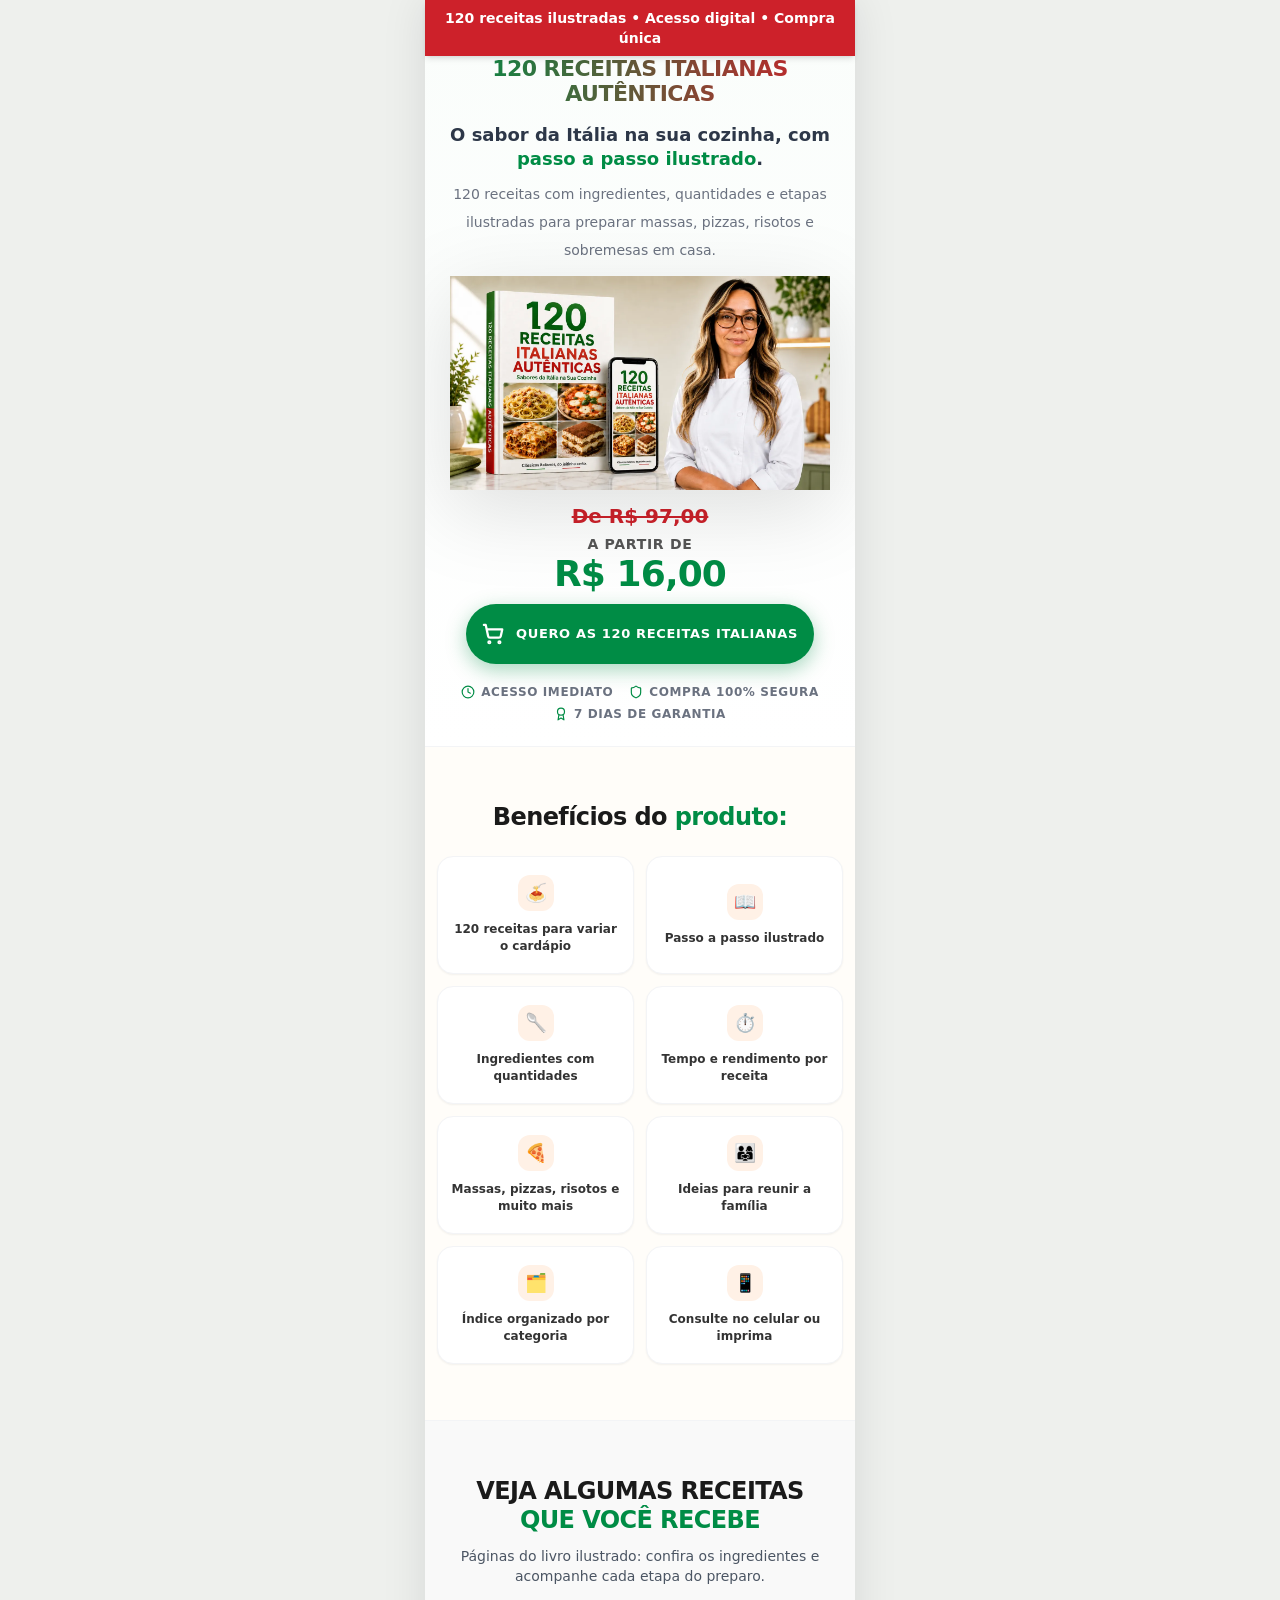
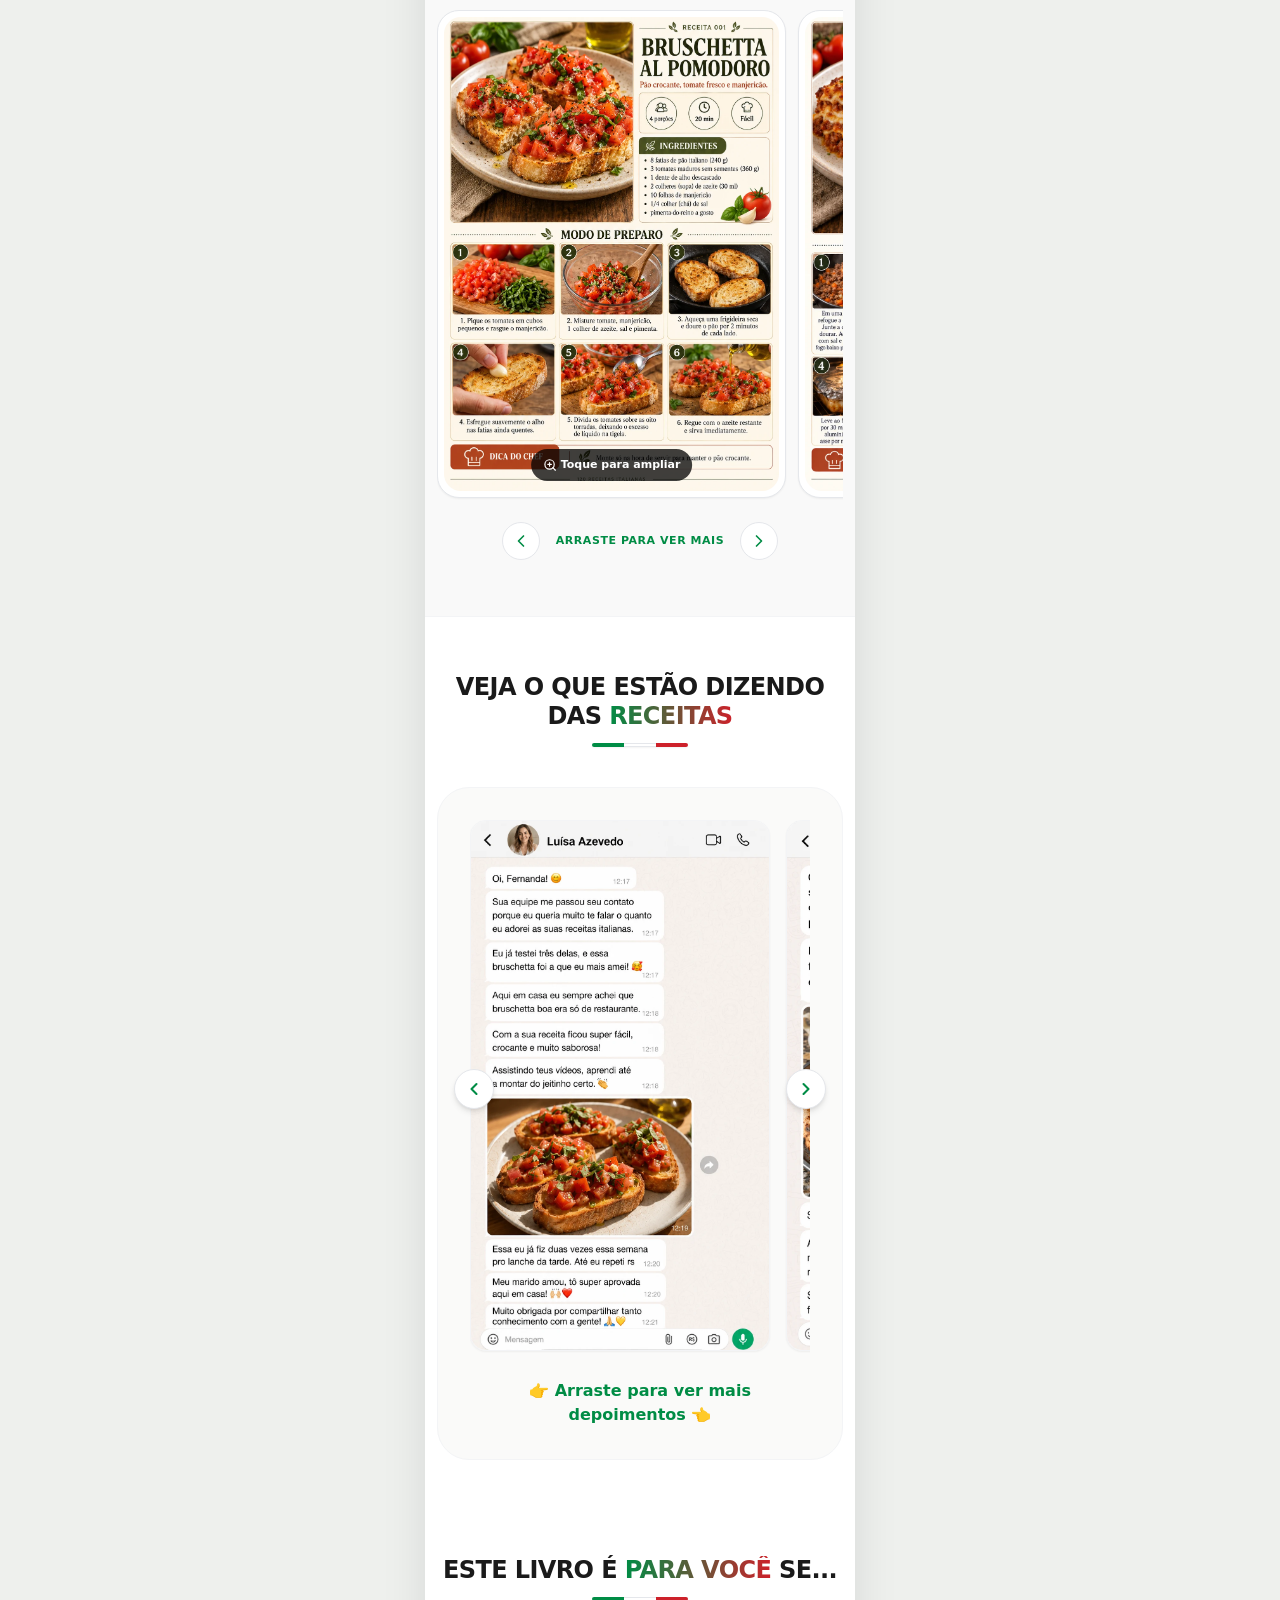
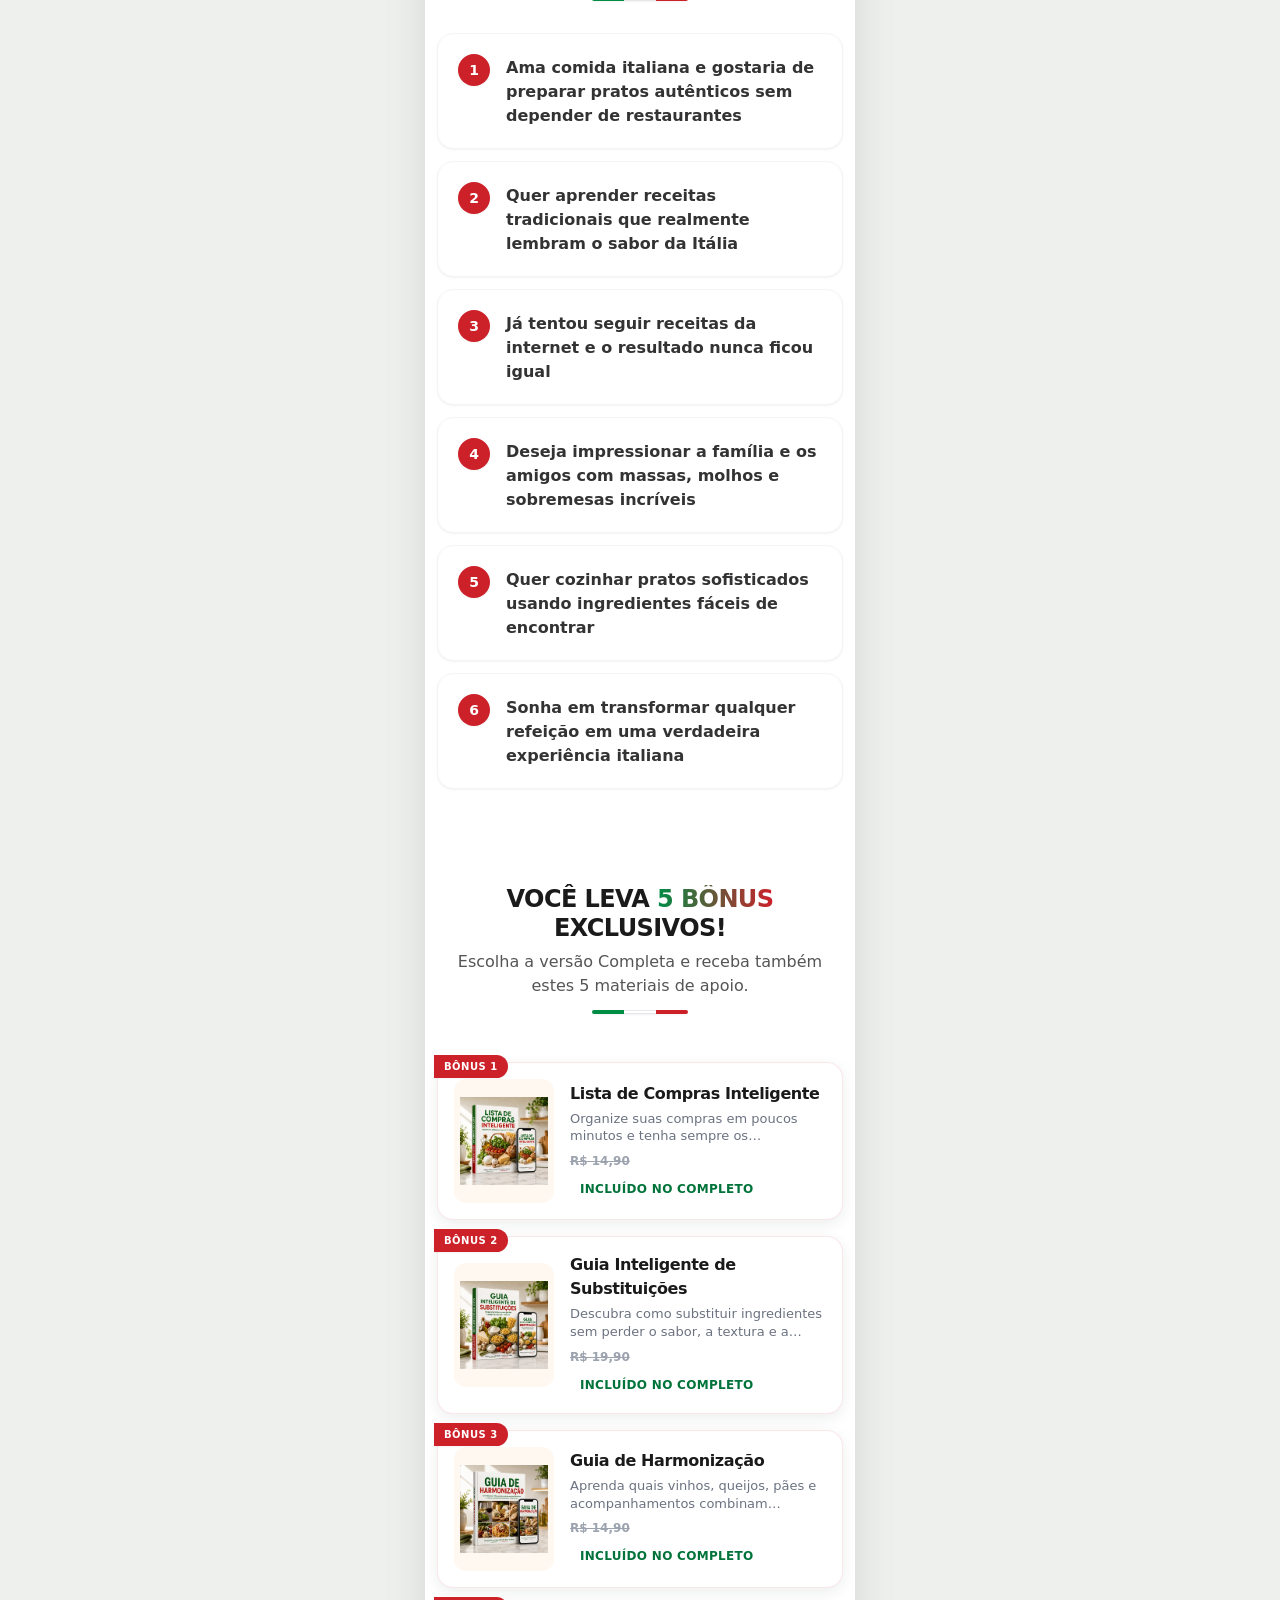
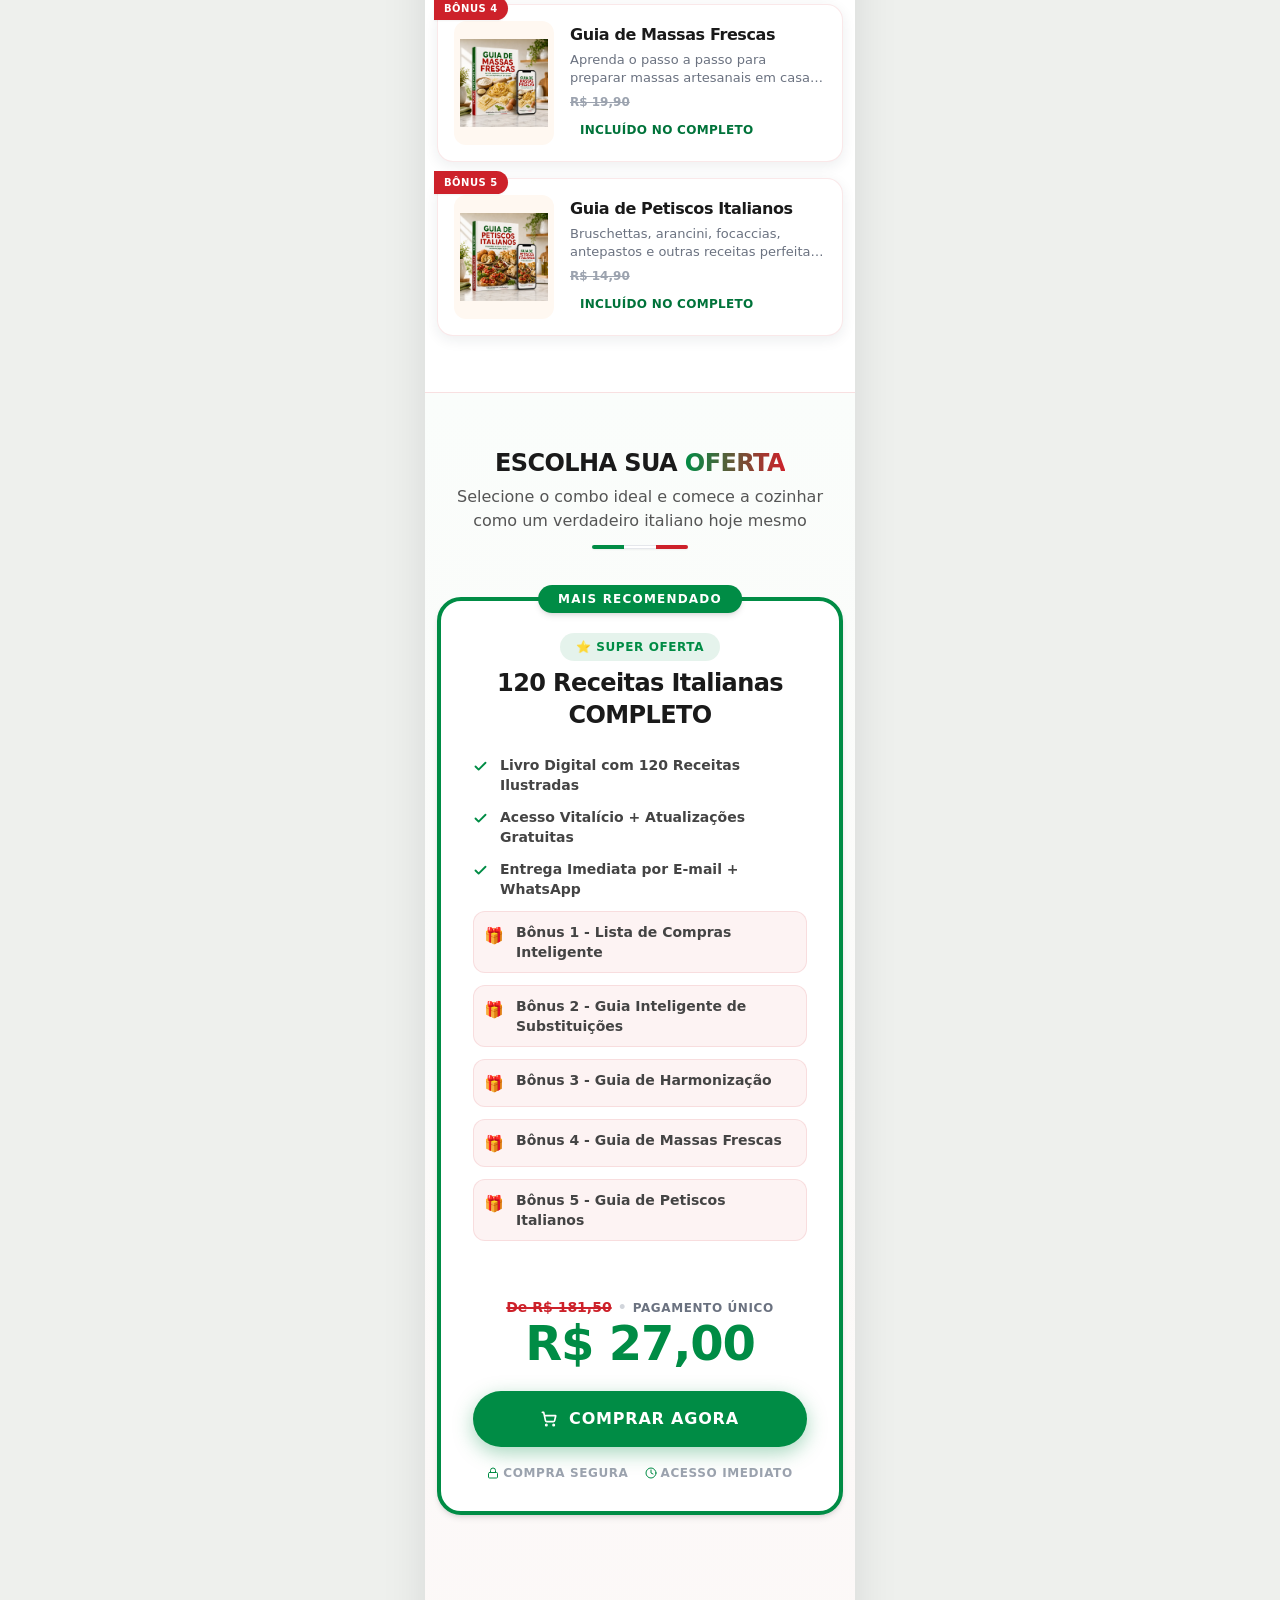
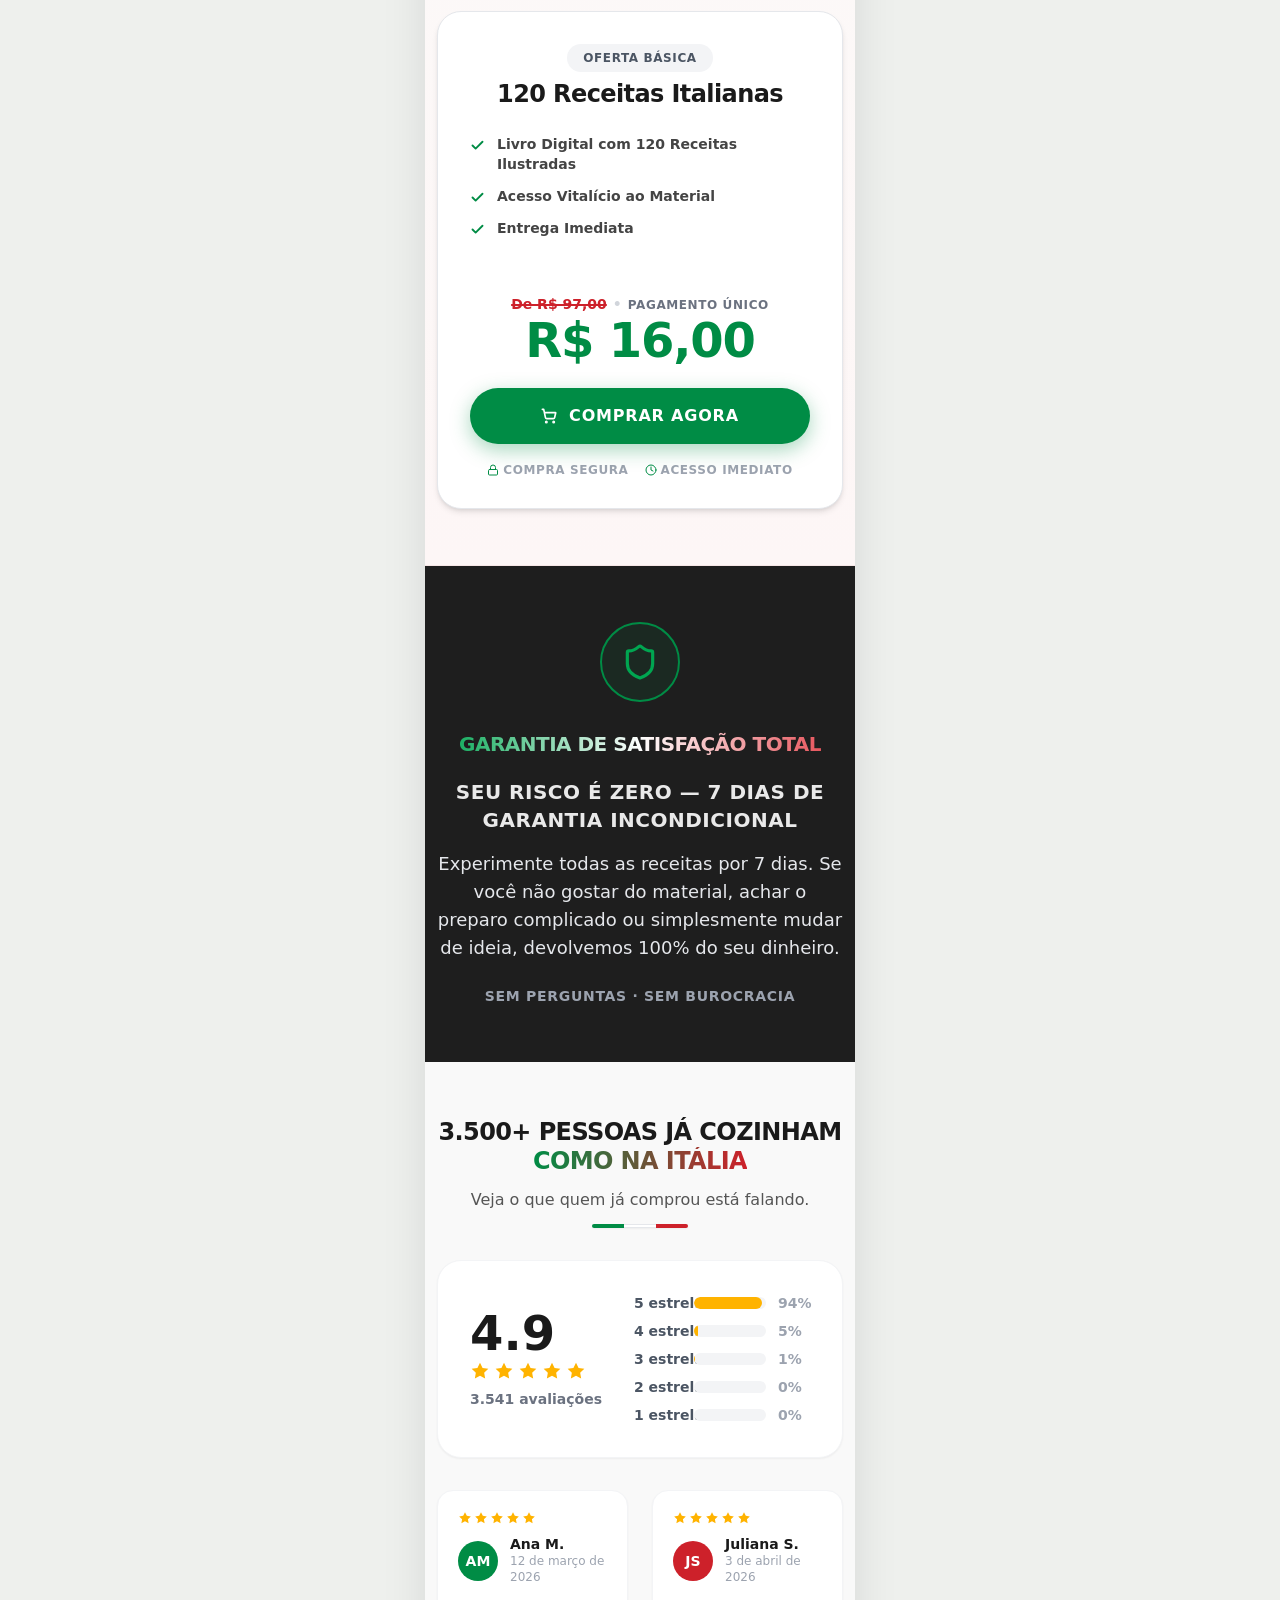
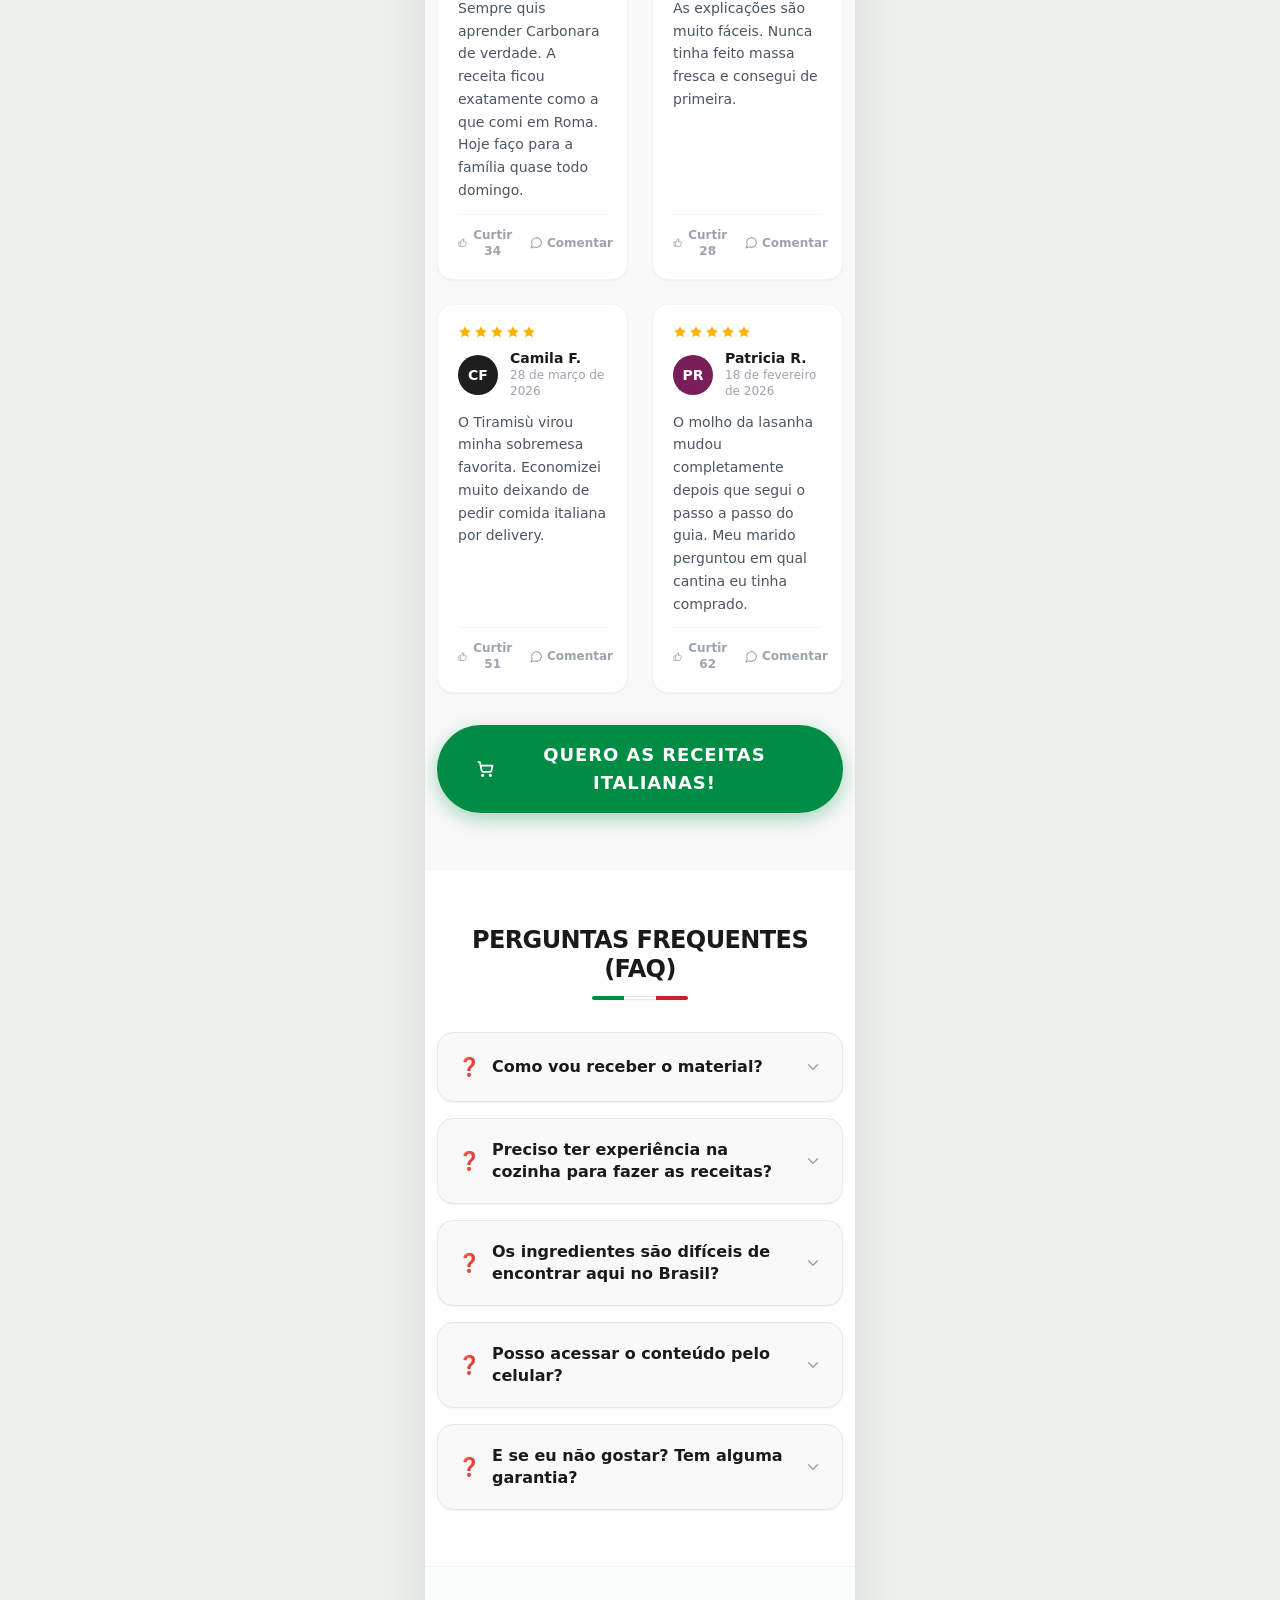
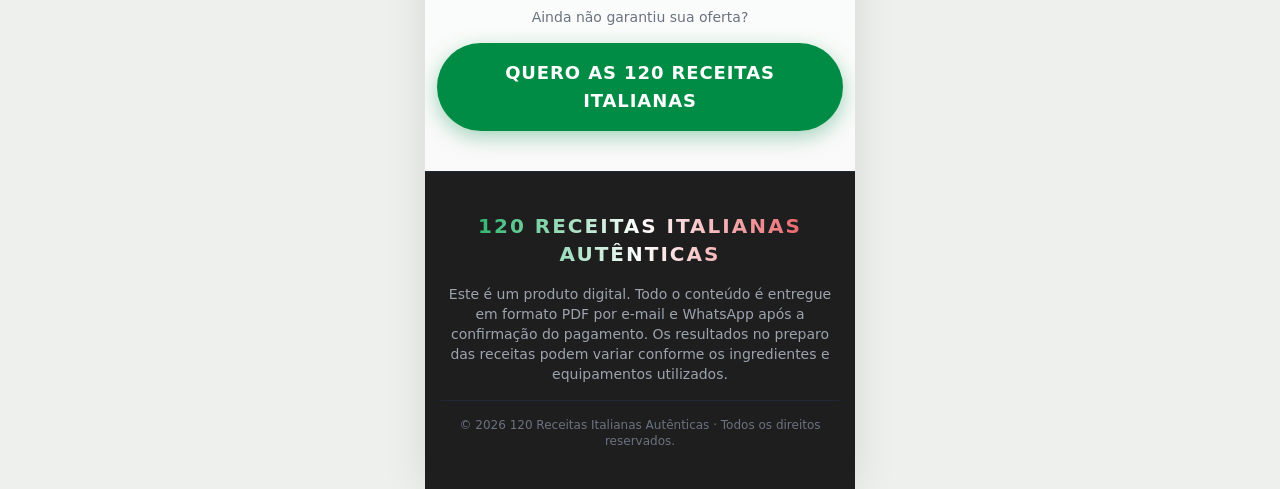
<file: 3/index.html>
<!doctype html>
<html lang="pt-BR">

<head>
  <meta charset="UTF-8" />
  <link rel="icon" href="data:image/svg+xml,<svg xmlns='http://www.w3.org/2000/svg' viewBox='0 0 100 100'><text y='.9em' font-size='90'>🍝</text></svg>" />
  <meta name="viewport" content="width=device-width, initial-scale=1.0" />
  <title>120 Receitas Italianas Autênticas</title>
  <meta name="description"
    content="120 receitas italianas com ingredientes, quantidades e passo a passo ilustrado. Massas, pizzas, risotos e sobremesas em um livro digital para consultar na cozinha." />

  <meta property="og:type" content="website" />
  <meta property="og:locale" content="pt_BR" />
  <meta property="og:url" content="https://120receitasitalianas.netlify.app/" />
  <meta property="og:title" content="120 Receitas Italianas Autênticas" />
  <meta property="og:description"
    content="120 receitas italianas com ingredientes, quantidades e passo a passo ilustrado. Massas, pizzas, risotos e sobremesas em um livro digital para consultar na cozinha." />
  <meta property="og:image" content="https://120receitasitalianas.netlify.app/banner_hero.webp" />
  <meta property="og:image:type" content="image/webp" />
  <meta property="og:image:width" content="1400" />
  <meta property="og:image:height" content="788" />
  <meta property="og:image:alt" content="120 Receitas Italianas Autênticas" />

  <meta name="twitter:card" content="summary_large_image" />
  <meta name="twitter:title" content="120 Receitas Italianas Autênticas" />
  <meta name="twitter:description"
    content="120 receitas italianas com ingredientes, quantidades e passo a passo ilustrado. Massas, pizzas, risotos e sobremesas em um livro digital para consultar na cozinha." />
  <meta name="twitter:image" content="https://120receitasitalianas.netlify.app/banner_hero.webp" />

  <!-- Abre cedo as ligações aos domínios de tracking/checkout para o pixel disparar mais rápido -->
  <link rel="preconnect" href="https://cdn.utmify.com.br" crossorigin />
  <link rel="dns-prefetch" href="https://cdn.utmify.com.br" />
  <link rel="dns-prefetch" href="https://www.clarity.ms" />
  <link rel="dns-prefetch" href="https://app.zuptos.com.br" />


  <script src="https://cdn.utmify.com.br/scripts/utms/latest.js" data-utmify-prevent-subids async defer></script>

  <!-- Microsoft Clarity -->
  <script type="text/javascript">
    (function(c,l,a,r,i,t,y){
        c[a]=c[a]||function(){(c[a].q=c[a].q||[]).push(arguments)};
        t=l.createElement(r);t.async=1;t.src="https://www.clarity.ms/tag/"+i;
        y=l.getElementsByTagName(r)[0];y.parentNode.insertBefore(t,y);
    })(window, document, "clarity", "script", "xt61g3t5o6");
  </script>
  <link rel="stylesheet" href="../assets/index-BymikRev.css">
<!-- Wiapy: o checkout não roda o Pixel; ele lê o fbc de ?fbclick= e o fbp de ?fbp=. Passa os da página no clique. -->
<script>(function(){function c(n){var m=document.cookie.match(new RegExp("(?:^|; )"+n+"=([^;]*)"));try{return m?decodeURIComponent(m[1]):null}catch(e){return null}}var u;function f(){if(u===undefined){u=null;try{var i=new URL(location.href).searchParams.get("fbclid");if(i)u="fb.1."+Date.now()+"."+i}catch(e){}}return u}function fix(e){var a=e.target&&e.target.closest&&e.target.closest("a[href]");if(!a)return;try{var h=new URL(a.href);if(h.hostname!=="pay.wiapy.com")return;var b=c("_fbc")||f(),p=c("_fbp");if(b)h.searchParams.set("fbclick",b);if(p)h.searchParams.set("fbp",p);if(a.href!==h.toString())a.href=h.toString()}catch(e){}}document.addEventListener("click",fix,true);document.addEventListener("auxclick",fix,true)})();</script>
</head>

<body>
  <div id="root"><div class="italian-sales mobile-first-offer min-h-screen bg-[#FDFDFD] text-[#1A1A1A] font-sans antialiased"><div class="fixed top-0 left-0 right-0 z-50 bg-[#CD212A] text-white text-center py-2 px-4 text-xs sm:text-sm font-bold shadow-md flex items-center justify-center"><span>120 receitas ilustradas • Acesso digital • Compra única</span></div><header class="bg-gradient-to-b from-[#FAFDFB] to-[#FFFFFF] pt-14 sm:pt-20 pb-6 sm:pb-10 px-4 sm:px-6"><div class="front-hero-content max-w-4xl mx-auto text-center w-full flex flex-col"><h1 class="front-hero-title text-[24px] sm:text-3xl md:text-4xl lg:text-5xl font-black leading-[1.1] sm:leading-tight tracking-tight uppercase mb-3 max-w-3xl mx-auto pb-1 bg-gradient-to-r from-[#008C45] to-[#CD212A] bg-clip-text text-transparent">120 Receitas Italianas Autênticas</h1><h2 class="front-hero-subtitle text-lg sm:text-2xl md:text-3xl font-extrabold text-[#2D3748] max-w-3xl mx-auto leading-snug mb-2">O sabor da Itália na sua cozinha, com <span class="text-[#008C45]">passo a passo ilustrado</span>.</h2><p class="front-hero-description text-gray-500 text-[14px] sm:text-lg md:text-xl font-medium max-w-2xl mx-auto leading-relaxed mb-3 sm:mb-5 px-2 sm:px-0">120 receitas com ingredientes, quantidades e etapas ilustradas para preparar massas, pizzas, risotos e sobremesas em casa.</p><div class="front-hero-mockup mb-3 sm:mb-6 relative flex justify-center max-w-[380px] sm:max-w-xl md:max-w-2xl lg:max-w-3xl mx-auto"><div class="absolute inset-0 bg-gradient-to-tr from-[#008C45]/10 to-[#CD212A]/10 rounded-full filter blur-3xl opacity-50 -z-10 w-80 h-80 sm:w-[480px] sm:h-[480px] mx-auto my-auto"></div><img src="../banner_hero.webp" alt="120 Receitas Italianas Autênticas - Combo Completo" class="w-full h-auto object-contain transform hover:scale-105 transition duration-500 drop-shadow-[0_20px_40px_rgba(0,0,0,0.12)]" width="1400" height="788" fetchpriority="high" decoding="async"></div><div class="mb-3 flex flex-col items-center justify-center text-center"><span class="text-[#CD212A] text-base sm:text-xl font-extrabold line-through decoration-[#CD212A] decoration-2">De R$ 97,00</span><span class="text-[#555555] text-xs sm:text-sm font-bold uppercase tracking-wider mt-1">a partir de</span><span class="front-hero-price text-[#008C45] text-4xl sm:text-6xl md:text-7xl font-black tracking-tight mt-0.5">R$ 16,00</span></div><div class="mb-3 sm:mb-4"><button class="bg-[#008C45] hover:bg-[#00733A] text-white font-extrabold py-4 px-8 sm:px-10 rounded-full shadow-[0_6px_20px_rgba(0,140,69,0.35)] hover:shadow-[0_10px_25px_rgba(0,140,69,0.5)] transform transition duration-300 hover:scale-105 active:scale-95 inline-flex items-center justify-center gap-3 uppercase tracking-wider text-sm sm:text-base md:text-lg animate-pulse-cta  !py-4 !px-4 !text-[13px] !max-w-full"><svg xmlns="http://www.w3.org/2000/svg" width="20" height="20" viewBox="0 0 24 24" fill="none" stroke="currentColor" stroke-width="2.5" stroke-linecap="round" stroke-linejoin="round" class="lucide lucide-shopping-cart sm:w-[22px] sm:h-[22px]"><circle cx="8" cy="21" r="1"></circle><circle cx="19" cy="21" r="1"></circle><path d="M2.05 2.05h2l2.66 12.42a2 2 0 0 0 2 1.58h9.78a2 2 0 0 0 1.95-1.57l1.65-7.43H5.12"></path></svg>QUERO AS 120 RECEITAS ITALIANAS</button></div><div class="flex flex-wrap items-center justify-center gap-x-4 gap-y-1.5 mt-1 text-xs text-gray-500 font-bold uppercase tracking-wider"><div class="flex items-center gap-1.5"><svg xmlns="http://www.w3.org/2000/svg" width="14" height="14" viewBox="0 0 24 24" fill="none" stroke="currentColor" stroke-width="2" stroke-linecap="round" stroke-linejoin="round" class="lucide lucide-clock text-[#008C45]"><circle cx="12" cy="12" r="10"></circle><polyline points="12 6 12 12 16 14"></polyline></svg><span>Acesso Imediato</span></div><div class="flex items-center gap-1.5"><svg xmlns="http://www.w3.org/2000/svg" width="14" height="14" viewBox="0 0 24 24" fill="none" stroke="currentColor" stroke-width="2" stroke-linecap="round" stroke-linejoin="round" class="lucide lucide-shield text-[#008C45]"><path d="M20 13c0 5-3.5 7.5-7.66 8.95a1 1 0 0 1-.67-.01C7.5 20.5 4 18 4 13V6a1 1 0 0 1 1-1c2 0 4.5-1.2 6.24-2.72a1.17 1.17 0 0 1 1.52 0C14.51 3.81 17 5 19 5a1 1 0 0 1 1 1z"></path></svg><span>Compra 100% Segura</span></div><div class="flex items-center gap-1.5"><svg xmlns="http://www.w3.org/2000/svg" width="14" height="14" viewBox="0 0 24 24" fill="none" stroke="currentColor" stroke-width="2" stroke-linecap="round" stroke-linejoin="round" class="lucide lucide-award text-[#008C45]"><circle cx="12" cy="8" r="6"></circle><path d="M15.477 12.89 17 22l-5-3-5 3 1.523-9.11"></path></svg><span>7 Dias de Garantia</span></div></div></div></header><section class="border-y border-gray-100 bg-[#FFFDF9] px-3 py-9 sm:py-14" aria-labelledby="benefits-title"><div class="mx-auto max-w-5xl"><h2 id="benefits-title" class="mb-6 text-center text-[28px] font-black leading-tight tracking-tight">Benefícios do <span class="text-[#008C45]">produto:</span></h2><div class="front-benefits-grid grid grid-cols-2 gap-3 md:grid-cols-4"><div class="flex min-h-[118px] flex-col items-center justify-center gap-2.5 rounded-2xl border border-gray-100 bg-white px-3 py-3 text-center shadow-sm"><span aria-hidden="true" class="flex h-9 w-9 items-center justify-center rounded-xl bg-[#FFF1E6] text-lg">🍝</span><p class="text-xs font-extrabold leading-snug text-[#333333]">120 receitas para variar o cardápio</p></div><div class="flex min-h-[118px] flex-col items-center justify-center gap-2.5 rounded-2xl border border-gray-100 bg-white px-3 py-3 text-center shadow-sm"><span aria-hidden="true" class="flex h-9 w-9 items-center justify-center rounded-xl bg-[#FFF1E6] text-lg">📖</span><p class="text-xs font-extrabold leading-snug text-[#333333]">Passo a passo ilustrado</p></div><div class="flex min-h-[118px] flex-col items-center justify-center gap-2.5 rounded-2xl border border-gray-100 bg-white px-3 py-3 text-center shadow-sm"><span aria-hidden="true" class="flex h-9 w-9 items-center justify-center rounded-xl bg-[#FFF1E6] text-lg">🥄</span><p class="text-xs font-extrabold leading-snug text-[#333333]">Ingredientes com quantidades</p></div><div class="flex min-h-[118px] flex-col items-center justify-center gap-2.5 rounded-2xl border border-gray-100 bg-white px-3 py-3 text-center shadow-sm"><span aria-hidden="true" class="flex h-9 w-9 items-center justify-center rounded-xl bg-[#FFF1E6] text-lg">⏱️</span><p class="text-xs font-extrabold leading-snug text-[#333333]">Tempo e rendimento por receita</p></div><div class="flex min-h-[118px] flex-col items-center justify-center gap-2.5 rounded-2xl border border-gray-100 bg-white px-3 py-3 text-center shadow-sm"><span aria-hidden="true" class="flex h-9 w-9 items-center justify-center rounded-xl bg-[#FFF1E6] text-lg">🍕</span><p class="text-xs font-extrabold leading-snug text-[#333333]">Massas, pizzas, risotos e muito mais</p></div><div class="flex min-h-[118px] flex-col items-center justify-center gap-2.5 rounded-2xl border border-gray-100 bg-white px-3 py-3 text-center shadow-sm"><span aria-hidden="true" class="flex h-9 w-9 items-center justify-center rounded-xl bg-[#FFF1E6] text-lg">👨‍👩‍👧</span><p class="text-xs font-extrabold leading-snug text-[#333333]">Ideias para reunir a família</p></div><div class="flex min-h-[118px] flex-col items-center justify-center gap-2.5 rounded-2xl border border-gray-100 bg-white px-3 py-3 text-center shadow-sm"><span aria-hidden="true" class="flex h-9 w-9 items-center justify-center rounded-xl bg-[#FFF1E6] text-lg">🗂️</span><p class="text-xs font-extrabold leading-snug text-[#333333]">Índice organizado por categoria</p></div><div class="flex min-h-[118px] flex-col items-center justify-center gap-2.5 rounded-2xl border border-gray-100 bg-white px-3 py-3 text-center shadow-sm"><span aria-hidden="true" class="flex h-9 w-9 items-center justify-center rounded-xl bg-[#FFF1E6] text-lg">📱</span><p class="text-xs font-extrabold leading-snug text-[#333333]">Consulte no celular ou imprima</p></div></div></div></section><section class="overflow-hidden border-b border-gray-100 bg-[#F9F9F9] px-3 py-9 sm:py-14" aria-labelledby="inside-book-title"><div class="mx-auto max-w-5xl"><h2 id="inside-book-title" class="text-center text-2xl font-black uppercase leading-tight tracking-tight">Veja algumas receitas<br><span class="text-[#008C45]">que você recebe</span></h2><p class="mx-auto mb-6 mt-3 max-w-xl text-center text-sm text-gray-600">Páginas do livro ilustrado: confira os ingredientes e acompanhe cada etapa do preparo.</p><div class="no-scrollbar flex snap-x snap-mandatory gap-3 overflow-x-auto pb-3" aria-label="Amostras do livro digital"><button type="button" aria-label="Ampliar receita: Bruschetta al Pomodoro" class="relative w-[86%] max-w-[390px] shrink-0 snap-start overflow-hidden rounded-[22px] border border-gray-200 bg-white p-1.5 shadow-sm"><img src="../amostras/receita-001.webp" alt="Página ilustrada de Bruschetta al Pomodoro, com ingredientes e seis etapas de preparo" width="1055" height="1491" loading="lazy" decoding="async" class="h-auto w-full rounded-[17px]"><span class="absolute bottom-4 left-1/2 flex -translate-x-1/2 items-center gap-1 whitespace-nowrap rounded-full bg-black/75 px-3 py-2 text-[11px] font-bold text-white"><svg xmlns="http://www.w3.org/2000/svg" width="14" height="14" viewBox="0 0 24 24" fill="none" stroke="currentColor" stroke-width="2" stroke-linecap="round" stroke-linejoin="round" class="lucide lucide-zoom-in "><circle cx="11" cy="11" r="8"></circle><line x1="21" x2="16.65" y1="21" y2="16.65"></line><line x1="11" x2="11" y1="8" y2="14"></line><line x1="8" x2="14" y1="11" y2="11"></line></svg>Toque para ampliar</span></button><button type="button" aria-label="Ampliar receita: Lasanha à Bolonhesa" class="relative w-[86%] max-w-[390px] shrink-0 snap-start overflow-hidden rounded-[22px] border border-gray-200 bg-white p-1.5 shadow-sm"><img src="../amostras/receita-024.webp" alt="Página ilustrada de Lasanha à Bolonhesa, com ingredientes e seis etapas de preparo" width="1055" height="1491" loading="lazy" decoding="async" class="h-auto w-full rounded-[17px]"><span class="absolute bottom-4 left-1/2 flex -translate-x-1/2 items-center gap-1 whitespace-nowrap rounded-full bg-black/75 px-3 py-2 text-[11px] font-bold text-white"><svg xmlns="http://www.w3.org/2000/svg" width="14" height="14" viewBox="0 0 24 24" fill="none" stroke="currentColor" stroke-width="2" stroke-linecap="round" stroke-linejoin="round" class="lucide lucide-zoom-in "><circle cx="11" cy="11" r="8"></circle><line x1="21" x2="16.65" y1="21" y2="16.65"></line><line x1="11" x2="11" y1="8" y2="14"></line><line x1="8" x2="14" y1="11" y2="11"></line></svg>Toque para ampliar</span></button><button type="button" aria-label="Ampliar receita: Risoto alla Milanese" class="relative w-[86%] max-w-[390px] shrink-0 snap-start overflow-hidden rounded-[22px] border border-gray-200 bg-white p-1.5 shadow-sm"><img src="../amostras/receita-031.webp" alt="Página ilustrada de Risoto alla Milanese, com ingredientes e seis etapas de preparo" width="1055" height="1491" loading="lazy" decoding="async" class="h-auto w-full rounded-[17px]"><span class="absolute bottom-4 left-1/2 flex -translate-x-1/2 items-center gap-1 whitespace-nowrap rounded-full bg-black/75 px-3 py-2 text-[11px] font-bold text-white"><svg xmlns="http://www.w3.org/2000/svg" width="14" height="14" viewBox="0 0 24 24" fill="none" stroke="currentColor" stroke-width="2" stroke-linecap="round" stroke-linejoin="round" class="lucide lucide-zoom-in "><circle cx="11" cy="11" r="8"></circle><line x1="21" x2="16.65" y1="21" y2="16.65"></line><line x1="11" x2="11" y1="8" y2="14"></line><line x1="8" x2="14" y1="11" y2="11"></line></svg>Toque para ampliar</span></button><button type="button" aria-label="Ampliar receita: Pizza Margherita" class="relative w-[86%] max-w-[390px] shrink-0 snap-start overflow-hidden rounded-[22px] border border-gray-200 bg-white p-1.5 shadow-sm"><img src="../amostras/receita-046.webp" alt="Página ilustrada de Pizza Margherita, com ingredientes e seis etapas de preparo" width="1055" height="1491" loading="lazy" decoding="async" class="h-auto w-full rounded-[17px]"><span class="absolute bottom-4 left-1/2 flex -translate-x-1/2 items-center gap-1 whitespace-nowrap rounded-full bg-black/75 px-3 py-2 text-[11px] font-bold text-white"><svg xmlns="http://www.w3.org/2000/svg" width="14" height="14" viewBox="0 0 24 24" fill="none" stroke="currentColor" stroke-width="2" stroke-linecap="round" stroke-linejoin="round" class="lucide lucide-zoom-in "><circle cx="11" cy="11" r="8"></circle><line x1="21" x2="16.65" y1="21" y2="16.65"></line><line x1="11" x2="11" y1="8" y2="14"></line><line x1="8" x2="14" y1="11" y2="11"></line></svg>Toque para ampliar</span></button><button type="button" aria-label="Ampliar receita: Abobrinha Recheada" class="relative w-[86%] max-w-[390px] shrink-0 snap-start overflow-hidden rounded-[22px] border border-gray-200 bg-white p-1.5 shadow-sm"><img src="../amostras/receita-077.webp" alt="Página ilustrada de Abobrinha Recheada, com ingredientes e seis etapas de preparo" width="1055" height="1491" loading="lazy" decoding="async" class="h-auto w-full rounded-[17px]"><span class="absolute bottom-4 left-1/2 flex -translate-x-1/2 items-center gap-1 whitespace-nowrap rounded-full bg-black/75 px-3 py-2 text-[11px] font-bold text-white"><svg xmlns="http://www.w3.org/2000/svg" width="14" height="14" viewBox="0 0 24 24" fill="none" stroke="currentColor" stroke-width="2" stroke-linecap="round" stroke-linejoin="round" class="lucide lucide-zoom-in "><circle cx="11" cy="11" r="8"></circle><line x1="21" x2="16.65" y1="21" y2="16.65"></line><line x1="11" x2="11" y1="8" y2="14"></line><line x1="8" x2="14" y1="11" y2="11"></line></svg>Toque para ampliar</span></button><button type="button" aria-label="Ampliar receita: Cannoli Siciliani" class="relative w-[86%] max-w-[390px] shrink-0 snap-start overflow-hidden rounded-[22px] border border-gray-200 bg-white p-1.5 shadow-sm"><img src="../amostras/receita-108.webp" alt="Página ilustrada de Cannoli Siciliani, com ingredientes e seis etapas de preparo" width="1055" height="1491" loading="lazy" decoding="async" class="h-auto w-full rounded-[17px]"><span class="absolute bottom-4 left-1/2 flex -translate-x-1/2 items-center gap-1 whitespace-nowrap rounded-full bg-black/75 px-3 py-2 text-[11px] font-bold text-white"><svg xmlns="http://www.w3.org/2000/svg" width="14" height="14" viewBox="0 0 24 24" fill="none" stroke="currentColor" stroke-width="2" stroke-linecap="round" stroke-linejoin="round" class="lucide lucide-zoom-in "><circle cx="11" cy="11" r="8"></circle><line x1="21" x2="16.65" y1="21" y2="16.65"></line><line x1="11" x2="11" y1="8" y2="14"></line><line x1="8" x2="14" y1="11" y2="11"></line></svg>Toque para ampliar</span></button></div><div class="mt-3 flex items-center justify-center gap-4 text-[#008C45]"><button type="button" aria-label="Receita anterior" class="rounded-full border border-gray-200 bg-white p-2"><svg xmlns="http://www.w3.org/2000/svg" width="20" height="20" viewBox="0 0 24 24" fill="none" stroke="currentColor" stroke-width="2" stroke-linecap="round" stroke-linejoin="round" class="lucide lucide-chevron-left "><path d="m15 18-6-6 6-6"></path></svg></button><span class="text-[11px] font-extrabold uppercase tracking-wider">Arraste para ver mais</span><button type="button" aria-label="Próxima receita" class="rounded-full border border-gray-200 bg-white p-2"><svg xmlns="http://www.w3.org/2000/svg" width="20" height="20" viewBox="0 0 24 24" fill="none" stroke="currentColor" stroke-width="2" stroke-linecap="round" stroke-linejoin="round" class="lucide lucide-chevron-right "><path d="m9 18 6-6-6-6"></path></svg></button></div><dialog class="book-dialog" aria-label="Página ampliada: Bruschetta al Pomodoro"><button type="button" aria-label="Fechar receita ampliada" class="z-10 rounded-full bg-[#008C45] p-3 text-white shadow-lg"><svg xmlns="http://www.w3.org/2000/svg" width="22" height="22" viewBox="0 0 24 24" fill="none" stroke="currentColor" stroke-width="2" stroke-linecap="round" stroke-linejoin="round" class="lucide lucide-x "><path d="M18 6 6 18"></path><path d="m6 6 12 12"></path></svg></button></dialog></div></section><section class="py-10 px-4 sm:py-14 bg-white"><div class="max-w-5xl mx-auto"><div class="text-center mb-8 sm:mb-10"><h2 class="text-2xl sm:text-3xl md:text-4xl font-extrabold text-[#1A1A1A] uppercase tracking-tight">VEJA O QUE ESTÃO DIZENDO DAS <span class="bg-gradient-to-r from-[#008C45] to-[#CD212A] bg-clip-text text-transparent">RECEITAS</span></h2><div class="mx-auto mt-3 flex h-1 w-24 overflow-hidden rounded-full shadow-sm "><span class="flex-1 bg-[#008C45]"></span><span class="flex-1 bg-white border-y border-gray-200"></span><span class="flex-1 bg-[#CD212A]"></span></div></div><div class="bg-[#FAFAF9] rounded-[32px] border border-gray-100 p-4 sm:p-8"><div class="relative"><div class="no-scrollbar flex gap-4 overflow-x-auto snap-x snap-mandatory scroll-smooth pb-2 cursor-grab active:cursor-grabbing select-none"><div class="snap-center flex-shrink-0 w-[260px] sm:w-[300px] rounded-2xl overflow-hidden border border-gray-100 shadow-sm bg-white"><img src="../depoimento_1.webp" alt="Depoimento de quem já usa as receitas 1" class="w-full h-auto object-contain pointer-events-none" width="941" height="1672" loading="lazy" decoding="async" draggable="false"></div><div class="snap-center flex-shrink-0 w-[260px] sm:w-[300px] rounded-2xl overflow-hidden border border-gray-100 shadow-sm bg-white"><img src="../depoimento_2.webp" alt="Depoimento de quem já usa as receitas 2" class="w-full h-auto object-contain pointer-events-none" width="941" height="1672" loading="lazy" decoding="async" draggable="false"></div><div class="snap-center flex-shrink-0 w-[260px] sm:w-[300px] rounded-2xl overflow-hidden border border-gray-100 shadow-sm bg-white"><img src="../depoimento_3.webp" alt="Depoimento de quem já usa as receitas 3" class="w-full h-auto object-contain pointer-events-none" width="941" height="1672" loading="lazy" decoding="async" draggable="false"></div><div class="snap-center flex-shrink-0 w-[260px] sm:w-[300px] rounded-2xl overflow-hidden border border-gray-100 shadow-sm bg-white"><img src="../depoimento_4.webp" alt="Depoimento de quem já usa as receitas 4" class="w-full h-auto object-contain pointer-events-none" width="941" height="1672" loading="lazy" decoding="async" draggable="false"></div><div class="snap-center flex-shrink-0 w-[260px] sm:w-[300px] rounded-2xl overflow-hidden border border-gray-100 shadow-sm bg-white"><img src="../depoimento_5.webp" alt="Depoimento de quem já usa as receitas 5" class="w-full h-auto object-contain pointer-events-none" width="941" height="1672" loading="lazy" decoding="async" draggable="false"></div></div><button type="button" aria-label="Ver depoimento anterior" class="hidden md:flex absolute top-1/2 -left-4 -translate-y-1/2 w-10 h-10 rounded-full bg-white border border-gray-200 shadow-md items-center justify-center text-[#008C45] hover:bg-[#008C45] hover:text-white hover:border-[#008C45] transition duration-200"><svg xmlns="http://www.w3.org/2000/svg" width="20" height="20" viewBox="0 0 24 24" fill="none" stroke="currentColor" stroke-width="2.5" stroke-linecap="round" stroke-linejoin="round" class="lucide lucide-chevron-left "><path d="m15 18-6-6 6-6"></path></svg></button><button type="button" aria-label="Ver próximo depoimento" class="hidden md:flex absolute top-1/2 -right-4 -translate-y-1/2 w-10 h-10 rounded-full bg-white border border-gray-200 shadow-md items-center justify-center text-[#008C45] hover:bg-[#008C45] hover:text-white hover:border-[#008C45] transition duration-200"><svg xmlns="http://www.w3.org/2000/svg" width="20" height="20" viewBox="0 0 24 24" fill="none" stroke="currentColor" stroke-width="2.5" stroke-linecap="round" stroke-linejoin="round" class="lucide lucide-chevron-right "><path d="m9 18 6-6-6-6"></path></svg></button></div><p class="text-center text-sm sm:text-base font-bold text-[#008C45] mt-5">👉 Arraste para ver mais depoimentos 👈</p></div></div></section><section class="py-10 px-3 bg-white"><div class="max-w-4xl mx-auto"><div class="text-center mb-6 sm:mb-8"><h2 class="text-2xl sm:text-3xl md:text-4xl font-extrabold text-[#1A1A1A] uppercase tracking-tight">ESTE LIVRO É <span class="bg-gradient-to-r from-[#008C45] to-[#CD212A] bg-clip-text text-transparent">PARA VOCÊ</span> SE...</h2><div class="mx-auto mt-3 flex h-1 w-24 overflow-hidden rounded-full shadow-sm "><span class="flex-1 bg-[#008C45]"></span><span class="flex-1 bg-white border-y border-gray-200"></span><span class="flex-1 bg-[#CD212A]"></span></div></div><div class="grid grid-cols-1 gap-3"><div class="flex items-start gap-4 bg-white border border-gray-100 hover:border-[#008C45]/30 rounded-2xl p-4 sm:p-5 shadow-sm hover:shadow-md transition duration-300"><span class="flex-shrink-0 w-8 h-8 rounded-full bg-[#CD212A] text-white font-bold flex items-center justify-center text-sm shadow-sm">1</span><p class="text-[#333333] text-sm sm:text-base font-semibold leading-relaxed mt-0.5">Ama comida italiana e gostaria de preparar pratos autênticos sem depender de restaurantes</p></div><div class="flex items-start gap-4 bg-white border border-gray-100 hover:border-[#008C45]/30 rounded-2xl p-4 sm:p-5 shadow-sm hover:shadow-md transition duration-300"><span class="flex-shrink-0 w-8 h-8 rounded-full bg-[#CD212A] text-white font-bold flex items-center justify-center text-sm shadow-sm">2</span><p class="text-[#333333] text-sm sm:text-base font-semibold leading-relaxed mt-0.5">Quer aprender receitas tradicionais que realmente lembram o sabor da Itália</p></div><div class="flex items-start gap-4 bg-white border border-gray-100 hover:border-[#008C45]/30 rounded-2xl p-4 sm:p-5 shadow-sm hover:shadow-md transition duration-300"><span class="flex-shrink-0 w-8 h-8 rounded-full bg-[#CD212A] text-white font-bold flex items-center justify-center text-sm shadow-sm">3</span><p class="text-[#333333] text-sm sm:text-base font-semibold leading-relaxed mt-0.5">Já tentou seguir receitas da internet e o resultado nunca ficou igual</p></div><div class="flex items-start gap-4 bg-white border border-gray-100 hover:border-[#008C45]/30 rounded-2xl p-4 sm:p-5 shadow-sm hover:shadow-md transition duration-300"><span class="flex-shrink-0 w-8 h-8 rounded-full bg-[#CD212A] text-white font-bold flex items-center justify-center text-sm shadow-sm">4</span><p class="text-[#333333] text-sm sm:text-base font-semibold leading-relaxed mt-0.5">Deseja impressionar a família e os amigos com massas, molhos e sobremesas incríveis</p></div><div class="flex items-start gap-4 bg-white border border-gray-100 hover:border-[#008C45]/30 rounded-2xl p-4 sm:p-5 shadow-sm hover:shadow-md transition duration-300"><span class="flex-shrink-0 w-8 h-8 rounded-full bg-[#CD212A] text-white font-bold flex items-center justify-center text-sm shadow-sm">5</span><p class="text-[#333333] text-sm sm:text-base font-semibold leading-relaxed mt-0.5">Quer cozinhar pratos sofisticados usando ingredientes fáceis de encontrar</p></div><div class="flex items-start gap-4 bg-white border border-gray-100 hover:border-[#008C45]/30 rounded-2xl p-4 sm:p-5 shadow-sm hover:shadow-md transition duration-300"><span class="flex-shrink-0 w-8 h-8 rounded-full bg-[#CD212A] text-white font-bold flex items-center justify-center text-sm shadow-sm">6</span><p class="text-[#333333] text-sm sm:text-base font-semibold leading-relaxed mt-0.5">Sonha em transformar qualquer refeição em uma verdadeira experiência italiana</p></div></div></div></section><section class="py-10 px-4 sm:py-14 bg-white"><div class="max-w-5xl mx-auto"><div class="text-center mb-6 sm:mb-8"><h2 class="text-2xl sm:text-3xl md:text-4xl font-extrabold text-[#1A1A1A] uppercase tracking-tight">VOCÊ LEVA <span class="bg-gradient-to-r from-[#008C45] to-[#CD212A] bg-clip-text text-transparent">5 BÔNUS</span> EXCLUSIVOS!</h2><p class="text-[#555555] text-sm sm:text-base mt-2">Escolha a versão Completa e receba também estes 5 materiais de apoio.</p><div class="mx-auto mt-3 flex h-1 w-24 overflow-hidden rounded-full shadow-sm "><span class="flex-1 bg-[#008C45]"></span><span class="flex-1 bg-white border-y border-gray-200"></span><span class="flex-1 bg-[#CD212A]"></span></div></div><div class="front-bonuses-grid grid grid-cols-1 sm:grid-cols-2 gap-4 items-stretch pt-4"><button type="button" class="group relative flex cursor-pointer items-center gap-3 rounded-2xl border border-[#CD212A]/10 bg-white p-3 text-left text-[#1A1A1A] shadow-[0_4px_14px_rgba(31,41,55,0.08)] transition-all duration-300 hover:-translate-y-0.5 hover:border-[#008C45]/35 hover:shadow-md sm:gap-4 sm:p-4"><div class="absolute -left-1 -top-2 z-10 rounded-r-full rounded-l-md bg-[#CD212A] px-2.5 py-1 text-[9px] font-black uppercase tracking-wider text-white shadow-sm sm:text-[10px]">Bônus 1</div><div class="flex h-[108px] w-[86px] flex-shrink-0 items-center justify-center overflow-hidden rounded-xl bg-[#FFF8F1] p-1.5 sm:h-[124px] sm:w-[100px]"><img src="../lista_de_compras_inteligente.webp" alt="Lista de Compras Inteligente" class="h-full w-full object-contain transition duration-300 group-hover:scale-105" loading="lazy" decoding="async"></div><div class="flex min-w-0 flex-1 flex-col items-start justify-center"><div><h4 class="text-[15px] font-black leading-tight tracking-tight text-[#1A1A1A] transition duration-200 group-hover:text-[#00733A] sm:text-base">Lista de Compras Inteligente</h4><p class="mt-1 line-clamp-2 text-[12px] font-medium leading-[1.35] text-gray-500 sm:text-[13px]">Organize suas compras em poucos minutos e tenha sempre os ingredientes certos para preparar as receitas do guia.</p></div><div class="mt-2 flex flex-wrap items-center gap-2 text-[11px] font-extrabold sm:text-xs"><span class="text-gray-400 line-through">R$ 14,90</span><span class="rounded-full bg-[#008C45]/12 px-2.5 py-1 uppercase tracking-wide text-[#00733A]">Incluído no Completo</span></div></div></button><button type="button" class="group relative flex cursor-pointer items-center gap-3 rounded-2xl border border-[#CD212A]/10 bg-white p-3 text-left text-[#1A1A1A] shadow-[0_4px_14px_rgba(31,41,55,0.08)] transition-all duration-300 hover:-translate-y-0.5 hover:border-[#008C45]/35 hover:shadow-md sm:gap-4 sm:p-4"><div class="absolute -left-1 -top-2 z-10 rounded-r-full rounded-l-md bg-[#CD212A] px-2.5 py-1 text-[9px] font-black uppercase tracking-wider text-white shadow-sm sm:text-[10px]">Bônus 2</div><div class="flex h-[108px] w-[86px] flex-shrink-0 items-center justify-center overflow-hidden rounded-xl bg-[#FFF8F1] p-1.5 sm:h-[124px] sm:w-[100px]"><img src="../guia_substituicoes.webp" alt="Guia Inteligente de Substituições" class="h-full w-full object-contain transition duration-300 group-hover:scale-105" loading="lazy" decoding="async"></div><div class="flex min-w-0 flex-1 flex-col items-start justify-center"><div><h4 class="text-[15px] font-black leading-tight tracking-tight text-[#1A1A1A] transition duration-200 group-hover:text-[#00733A] sm:text-base">Guia Inteligente de Substituições</h4><p class="mt-1 line-clamp-2 text-[12px] font-medium leading-[1.35] text-gray-500 sm:text-[13px]">Descubra como substituir ingredientes sem perder o sabor, a textura e a autenticidade das receitas italianas.</p></div><div class="mt-2 flex flex-wrap items-center gap-2 text-[11px] font-extrabold sm:text-xs"><span class="text-gray-400 line-through">R$ 19,90</span><span class="rounded-full bg-[#008C45]/12 px-2.5 py-1 uppercase tracking-wide text-[#00733A]">Incluído no Completo</span></div></div></button><button type="button" class="group relative flex cursor-pointer items-center gap-3 rounded-2xl border border-[#CD212A]/10 bg-white p-3 text-left text-[#1A1A1A] shadow-[0_4px_14px_rgba(31,41,55,0.08)] transition-all duration-300 hover:-translate-y-0.5 hover:border-[#008C45]/35 hover:shadow-md sm:gap-4 sm:p-4"><div class="absolute -left-1 -top-2 z-10 rounded-r-full rounded-l-md bg-[#CD212A] px-2.5 py-1 text-[9px] font-black uppercase tracking-wider text-white shadow-sm sm:text-[10px]">Bônus 3</div><div class="flex h-[108px] w-[86px] flex-shrink-0 items-center justify-center overflow-hidden rounded-xl bg-[#FFF8F1] p-1.5 sm:h-[124px] sm:w-[100px]"><img src="../guia_de_harmonizacao.webp" alt="Guia de Harmonização" class="h-full w-full object-contain transition duration-300 group-hover:scale-105" loading="lazy" decoding="async"></div><div class="flex min-w-0 flex-1 flex-col items-start justify-center"><div><h4 class="text-[15px] font-black leading-tight tracking-tight text-[#1A1A1A] transition duration-200 group-hover:text-[#00733A] sm:text-base">Guia de Harmonização</h4><p class="mt-1 line-clamp-2 text-[12px] font-medium leading-[1.35] text-gray-500 sm:text-[13px]">Aprenda quais vinhos, queijos, pães e acompanhamentos combinam perfeitamente com cada prato italiano.</p></div><div class="mt-2 flex flex-wrap items-center gap-2 text-[11px] font-extrabold sm:text-xs"><span class="text-gray-400 line-through">R$ 14,90</span><span class="rounded-full bg-[#008C45]/12 px-2.5 py-1 uppercase tracking-wide text-[#00733A]">Incluído no Completo</span></div></div></button><button type="button" class="group relative flex cursor-pointer items-center gap-3 rounded-2xl border border-[#CD212A]/10 bg-white p-3 text-left text-[#1A1A1A] shadow-[0_4px_14px_rgba(31,41,55,0.08)] transition-all duration-300 hover:-translate-y-0.5 hover:border-[#008C45]/35 hover:shadow-md sm:gap-4 sm:p-4"><div class="absolute -left-1 -top-2 z-10 rounded-r-full rounded-l-md bg-[#CD212A] px-2.5 py-1 text-[9px] font-black uppercase tracking-wider text-white shadow-sm sm:text-[10px]">Bônus 4</div><div class="flex h-[108px] w-[86px] flex-shrink-0 items-center justify-center overflow-hidden rounded-xl bg-[#FFF8F1] p-1.5 sm:h-[124px] sm:w-[100px]"><img src="../guia_massas_frescas.webp" alt="Guia de Massas Frescas" class="h-full w-full object-contain transition duration-300 group-hover:scale-105" loading="lazy" decoding="async"></div><div class="flex min-w-0 flex-1 flex-col items-start justify-center"><div><h4 class="text-[15px] font-black leading-tight tracking-tight text-[#1A1A1A] transition duration-200 group-hover:text-[#00733A] sm:text-base">Guia de Massas Frescas</h4><p class="mt-1 line-clamp-2 text-[12px] font-medium leading-[1.35] text-gray-500 sm:text-[13px]">Aprenda o passo a passo para preparar massas artesanais em casa, da massa ao corte, mesmo sem experiência.</p></div><div class="mt-2 flex flex-wrap items-center gap-2 text-[11px] font-extrabold sm:text-xs"><span class="text-gray-400 line-through">R$ 19,90</span><span class="rounded-full bg-[#008C45]/12 px-2.5 py-1 uppercase tracking-wide text-[#00733A]">Incluído no Completo</span></div></div></button><button type="button" class="group relative flex cursor-pointer items-center gap-3 rounded-2xl border border-[#CD212A]/10 bg-white p-3 text-left text-[#1A1A1A] shadow-[0_4px_14px_rgba(31,41,55,0.08)] transition-all duration-300 hover:-translate-y-0.5 hover:border-[#008C45]/35 hover:shadow-md sm:gap-4 sm:p-4"><div class="absolute -left-1 -top-2 z-10 rounded-r-full rounded-l-md bg-[#CD212A] px-2.5 py-1 text-[9px] font-black uppercase tracking-wider text-white shadow-sm sm:text-[10px]">Bônus 5</div><div class="flex h-[108px] w-[86px] flex-shrink-0 items-center justify-center overflow-hidden rounded-xl bg-[#FFF8F1] p-1.5 sm:h-[124px] sm:w-[100px]"><img src="../guia_petiscos_italianos.webp" alt="Guia de Petiscos Italianos" class="h-full w-full object-contain transition duration-300 group-hover:scale-105" loading="lazy" decoding="async"></div><div class="flex min-w-0 flex-1 flex-col items-start justify-center"><div><h4 class="text-[15px] font-black leading-tight tracking-tight text-[#1A1A1A] transition duration-200 group-hover:text-[#00733A] sm:text-base">Guia de Petiscos Italianos</h4><p class="mt-1 line-clamp-2 text-[12px] font-medium leading-[1.35] text-gray-500 sm:text-[13px]">Bruschettas, arancini, focaccias, antepastos e outras receitas perfeitas para receber amigos e abrir qualquer refeição em grande estilo.</p></div><div class="mt-2 flex flex-wrap items-center gap-2 text-[11px] font-extrabold sm:text-xs"><span class="text-gray-400 line-through">R$ 14,90</span><span class="rounded-full bg-[#008C45]/12 px-2.5 py-1 uppercase tracking-wide text-[#00733A]">Incluído no Completo</span></div></div></button></div></div></section><section id="pricing" class="scroll-mt-14 py-12 sm:py-10 px-4 sm:py-14 bg-gradient-to-b from-[#FAFDFB] to-[#FDF6F6] border-t border-b border-[#CD212A]/10"><div class="max-w-5xl mx-auto"><div class="text-center mb-8 sm:mb-12"><h2 class="text-2xl sm:text-3xl md:text-4xl font-extrabold text-[#1A1A1A] uppercase tracking-tight">ESCOLHA SUA <span class="bg-gradient-to-r from-[#008C45] to-[#CD212A] bg-clip-text text-transparent">OFERTA</span></h2><p class="text-[#555555] text-sm sm:text-base mt-2">Selecione o combo ideal e comece a cozinhar como um verdadeiro italiano hoje mesmo</p><div class="mx-auto mt-3 flex h-1 w-24 overflow-hidden rounded-full shadow-sm "><span class="flex-1 bg-[#008C45]"></span><span class="flex-1 bg-white border-y border-gray-200"></span><span class="flex-1 bg-[#CD212A]"></span></div></div><div class="front-pricing-grid grid grid-cols-1 md:grid-cols-2 gap-6 lg:gap-12 items-stretch max-w-4xl mx-auto"><div class="premium-offer-stage"><div id="popular-card" class="scroll-mt-8 bg-white rounded-3xl pt-4 pb-5 px-4 sm:p-8 shadow-md border border-4 border-[#008C45] relative shadow-2xl md:scale-105 z-10 transition-all duration-300 flex flex-col justify-between"><div class="absolute -top-4 left-1/2 transform -translate-x-1/2 bg-[#008C45] text-white px-5 py-1.5 rounded-full text-xs font-extrabold uppercase tracking-widest shadow-md whitespace-nowrap">Mais Recomendado</div><div><div class="text-center mb-3 sm:mb-6"><span class="inline-block px-4 py-1.5 rounded-full text-xs font-extrabold uppercase tracking-wider mb-1.5 bg-[#008C45]/10 text-[#008C45]">⭐ SUPER OFERTA</span><h4 class="text-xl sm:text-2xl font-extrabold text-[#1A1A1A] tracking-tight leading-snug">120 Receitas Italianas COMPLETO</h4></div><div class="space-y-2 sm:space-y-3 mb-4 md:mb-8"><div class="flex items-start gap-2 sm:gap-3 "><svg xmlns="http://www.w3.org/2000/svg" width="15" height="15" viewBox="0 0 24 24" fill="none" stroke="currentColor" stroke-width="3" stroke-linecap="round" stroke-linejoin="round" class="lucide lucide-check text-[#008C45] flex-shrink-0 mt-1"><path d="M20 6 9 17l-5-5"></path></svg><span class="text-xs sm:text-sm font-semibold leading-normal text-[#444444]">Livro Digital com 120 Receitas Ilustradas</span></div><div class="flex items-start gap-2 sm:gap-3 "><svg xmlns="http://www.w3.org/2000/svg" width="15" height="15" viewBox="0 0 24 24" fill="none" stroke="currentColor" stroke-width="3" stroke-linecap="round" stroke-linejoin="round" class="lucide lucide-check text-[#008C45] flex-shrink-0 mt-1"><path d="M20 6 9 17l-5-5"></path></svg><span class="text-xs sm:text-sm font-semibold leading-normal text-[#444444]">Acesso Vitalício + Atualizações Gratuitas</span></div><div class="flex items-start gap-2 sm:gap-3 "><svg xmlns="http://www.w3.org/2000/svg" width="15" height="15" viewBox="0 0 24 24" fill="none" stroke="currentColor" stroke-width="3" stroke-linecap="round" stroke-linejoin="round" class="lucide lucide-check text-[#008C45] flex-shrink-0 mt-1"><path d="M20 6 9 17l-5-5"></path></svg><span class="text-xs sm:text-sm font-semibold leading-normal text-[#444444]">Entrega Imediata por E-mail + WhatsApp</span></div><div class="flex items-start gap-2 sm:gap-3 md:bg-[#FDF3F3] md:border md:border-[#CD212A]/10 p-1 md:p-2.5 md:rounded-xl"><span class="flex-shrink-0 text-sm sm:text-base mt-0.5">🎁</span><span class="text-xs sm:text-sm font-semibold leading-normal text-[#CD212A] md:text-[#444444]">Bônus 1 - Lista de Compras Inteligente</span></div><div class="flex items-start gap-2 sm:gap-3 md:bg-[#FDF3F3] md:border md:border-[#CD212A]/10 p-1 md:p-2.5 md:rounded-xl"><span class="flex-shrink-0 text-sm sm:text-base mt-0.5">🎁</span><span class="text-xs sm:text-sm font-semibold leading-normal text-[#CD212A] md:text-[#444444]">Bônus 2 - Guia Inteligente de Substituições</span></div><div class="flex items-start gap-2 sm:gap-3 md:bg-[#FDF3F3] md:border md:border-[#CD212A]/10 p-1 md:p-2.5 md:rounded-xl"><span class="flex-shrink-0 text-sm sm:text-base mt-0.5">🎁</span><span class="text-xs sm:text-sm font-semibold leading-normal text-[#CD212A] md:text-[#444444]">Bônus 3 - Guia de Harmonização</span></div><div class="flex items-start gap-2 sm:gap-3 md:bg-[#FDF3F3] md:border md:border-[#CD212A]/10 p-1 md:p-2.5 md:rounded-xl"><span class="flex-shrink-0 text-sm sm:text-base mt-0.5">🎁</span><span class="text-xs sm:text-sm font-semibold leading-normal text-[#CD212A] md:text-[#444444]">Bônus 4 - Guia de Massas Frescas</span></div><div class="flex items-start gap-2 sm:gap-3 md:bg-[#FDF3F3] md:border md:border-[#CD212A]/10 p-1 md:p-2.5 md:rounded-xl"><span class="flex-shrink-0 text-sm sm:text-base mt-0.5">🎁</span><span class="text-xs sm:text-sm font-semibold leading-normal text-[#CD212A] md:text-[#444444]">Bônus 5 - Guia de Petiscos Italianos</span></div></div></div><div class="mt-3 sm:mt-6"><div class="text-center mb-3 sm:mb-6"><p class="text-xs sm:text-sm font-bold mb-0.5"><span class="text-[#CD212A] line-through decoration-[#CD212A] decoration-2">De R$ 181,50</span><span class="mx-1.5 text-gray-300">•</span><span class="text-gray-500 uppercase tracking-wider text-[11px] sm:text-xs">Pagamento Único</span></p><p class="text-3xl sm:text-5xl font-black text-[#008C45] tracking-tight">R$ 27,00</p></div><a href="https://pay.cakto.com.br/bkxhrss_1284069?src=checkout3" class="bg-[#008C45] hover:bg-[#00733A] text-white font-extrabold py-4 px-8 sm:px-10 rounded-full shadow-[0_6px_20px_rgba(0,140,69,0.35)] hover:shadow-[0_10px_25px_rgba(0,140,69,0.5)] transform transition duration-300 hover:scale-105 active:scale-95 inline-flex items-center justify-center gap-3 uppercase tracking-wider text-sm sm:text-base md:text-lg animate-pulse-cta w-full !py-3 sm:!py-4 !text-sm sm:!text-base"><svg xmlns="http://www.w3.org/2000/svg" width="16" height="16" viewBox="0 0 24 24" fill="none" stroke="currentColor" stroke-width="2.5" stroke-linecap="round" stroke-linejoin="round" class="lucide lucide-shopping-cart "><circle cx="8" cy="21" r="1"></circle><circle cx="19" cy="21" r="1"></circle><path d="M2.05 2.05h2l2.66 12.42a2 2 0 0 0 2 1.58h9.78a2 2 0 0 0 1.95-1.57l1.65-7.43H5.12"></path></svg>COMPRAR AGORA</a><div class="flex items-center justify-center gap-4 mt-3 sm:mt-5 text-[10px] sm:text-xs text-gray-400 font-bold uppercase tracking-wider"><div class="flex items-center gap-1"><svg xmlns="http://www.w3.org/2000/svg" width="12" height="12" viewBox="0 0 24 24" fill="none" stroke="currentColor" stroke-width="2" stroke-linecap="round" stroke-linejoin="round" class="lucide lucide-lock text-[#008C45]"><rect width="18" height="11" x="3" y="11" rx="2" ry="2"></rect><path d="M7 11V7a5 5 0 0 1 10 0v4"></path></svg><span class="leading-none">Compra Segura</span></div><div class="flex items-center gap-1"><svg xmlns="http://www.w3.org/2000/svg" width="12" height="12" viewBox="0 0 24 24" fill="none" stroke="currentColor" stroke-width="2" stroke-linecap="round" stroke-linejoin="round" class="lucide lucide-clock text-[#008C45]"><circle cx="12" cy="12" r="10"></circle><polyline points="12 6 12 12 16 14"></polyline></svg><span class="leading-none">Acesso Imediato</span></div></div></div></div></div><div class="scroll-mt-8 bg-white rounded-3xl pt-4 pb-5 px-4 sm:p-8 shadow-md border border-gray-200 transition-all duration-300 flex flex-col justify-between"><div><div class="text-center mb-3 sm:mb-6"><span class="inline-block px-4 py-1.5 rounded-full text-xs font-extrabold uppercase tracking-wider mb-1.5 bg-gray-100 text-gray-600">OFERTA BÁSICA</span><h4 class="text-xl sm:text-2xl font-extrabold text-[#1A1A1A] tracking-tight leading-snug">120 Receitas Italianas</h4></div><div class="space-y-2 sm:space-y-3 mb-4 md:mb-8"><div class="flex items-start gap-2 sm:gap-3 "><svg xmlns="http://www.w3.org/2000/svg" width="15" height="15" viewBox="0 0 24 24" fill="none" stroke="currentColor" stroke-width="3" stroke-linecap="round" stroke-linejoin="round" class="lucide lucide-check text-[#008C45] flex-shrink-0 mt-1"><path d="M20 6 9 17l-5-5"></path></svg><span class="text-xs sm:text-sm font-semibold leading-normal text-[#444444]">Livro Digital com 120 Receitas Ilustradas</span></div><div class="flex items-start gap-2 sm:gap-3 "><svg xmlns="http://www.w3.org/2000/svg" width="15" height="15" viewBox="0 0 24 24" fill="none" stroke="currentColor" stroke-width="3" stroke-linecap="round" stroke-linejoin="round" class="lucide lucide-check text-[#008C45] flex-shrink-0 mt-1"><path d="M20 6 9 17l-5-5"></path></svg><span class="text-xs sm:text-sm font-semibold leading-normal text-[#444444]">Acesso Vitalício ao Material</span></div><div class="flex items-start gap-2 sm:gap-3 "><svg xmlns="http://www.w3.org/2000/svg" width="15" height="15" viewBox="0 0 24 24" fill="none" stroke="currentColor" stroke-width="3" stroke-linecap="round" stroke-linejoin="round" class="lucide lucide-check text-[#008C45] flex-shrink-0 mt-1"><path d="M20 6 9 17l-5-5"></path></svg><span class="text-xs sm:text-sm font-semibold leading-normal text-[#444444]">Entrega Imediata</span></div></div></div><div class="mt-3 sm:mt-6"><div class="text-center mb-3 sm:mb-6"><p class="text-xs sm:text-sm font-bold mb-0.5"><span class="text-[#CD212A] line-through decoration-[#CD212A] decoration-2">De R$ 97,00</span><span class="mx-1.5 text-gray-300">•</span><span class="text-gray-500 uppercase tracking-wider text-[11px] sm:text-xs">Pagamento Único</span></p><p class="text-3xl sm:text-5xl font-black text-[#008C45] tracking-tight">R$ 16,00</p></div><a href="https://pay.cakto.com.br/3cogsm3_1283907?src=checkout3" class="bg-[#008C45] hover:bg-[#00733A] text-white font-extrabold py-4 px-8 sm:px-10 rounded-full shadow-[0_6px_20px_rgba(0,140,69,0.35)] hover:shadow-[0_10px_25px_rgba(0,140,69,0.5)] transform transition duration-300 hover:scale-105 active:scale-95 inline-flex items-center justify-center gap-3 uppercase tracking-wider text-sm sm:text-base md:text-lg animate-pulse-cta w-full !py-3 sm:!py-4 !text-sm sm:!text-base"><svg xmlns="http://www.w3.org/2000/svg" width="16" height="16" viewBox="0 0 24 24" fill="none" stroke="currentColor" stroke-width="2.5" stroke-linecap="round" stroke-linejoin="round" class="lucide lucide-shopping-cart "><circle cx="8" cy="21" r="1"></circle><circle cx="19" cy="21" r="1"></circle><path d="M2.05 2.05h2l2.66 12.42a2 2 0 0 0 2 1.58h9.78a2 2 0 0 0 1.95-1.57l1.65-7.43H5.12"></path></svg>COMPRAR AGORA</a><div class="flex items-center justify-center gap-4 mt-3 sm:mt-5 text-[10px] sm:text-xs text-gray-400 font-bold uppercase tracking-wider"><div class="flex items-center gap-1"><svg xmlns="http://www.w3.org/2000/svg" width="12" height="12" viewBox="0 0 24 24" fill="none" stroke="currentColor" stroke-width="2" stroke-linecap="round" stroke-linejoin="round" class="lucide lucide-lock text-[#008C45]"><rect width="18" height="11" x="3" y="11" rx="2" ry="2"></rect><path d="M7 11V7a5 5 0 0 1 10 0v4"></path></svg><span class="leading-none">Compra Segura</span></div><div class="flex items-center gap-1"><svg xmlns="http://www.w3.org/2000/svg" width="12" height="12" viewBox="0 0 24 24" fill="none" stroke="currentColor" stroke-width="2" stroke-linecap="round" stroke-linejoin="round" class="lucide lucide-clock text-[#008C45]"><circle cx="12" cy="12" r="10"></circle><polyline points="12 6 12 12 16 14"></polyline></svg><span class="leading-none">Acesso Imediato</span></div></div></div></div></div></div></section><section class="py-10 px-4 sm:py-14 bg-[#1E1E1E] text-white"><div class="max-w-3xl mx-auto text-center"><div class="inline-flex items-center justify-center w-20 h-20 rounded-full bg-[#008C45]/10 border-2 border-[#008C45] text-[#00A651] mb-6"><svg xmlns="http://www.w3.org/2000/svg" width="38" height="38" viewBox="0 0 24 24" fill="none" stroke="currentColor" stroke-width="2" stroke-linecap="round" stroke-linejoin="round" class="lucide lucide-shield animate-pulse"><path d="M20 13c0 5-3.5 7.5-7.66 8.95a1 1 0 0 1-.67-.01C7.5 20.5 4 18 4 13V6a1 1 0 0 1 1-1c2 0 4.5-1.2 6.24-2.72a1.17 1.17 0 0 1 1.52 0C14.51 3.81 17 5 19 5a1 1 0 0 1 1 1z"></path></svg></div><h3 class="text-2xl sm:text-3xl font-extrabold uppercase tracking-tight mb-4 bg-gradient-to-r from-[#00A651] via-[#FFFFFF] to-[#E4434B] bg-clip-text text-transparent">GARANTIA DE SATISFAÇÃO TOTAL</h3><h4 class="text-lg sm:text-xl font-black uppercase mb-4 tracking-wide text-white/90">SEU RISCO É ZERO — 7 DIAS DE GARANTIA INCONDICIONAL</h4><p class="text-gray-200 text-base sm:text-lg leading-relaxed max-w-2xl mx-auto mb-6 font-medium">Experimente todas as receitas por 7 dias. Se você não gostar do material, achar o preparo complicado ou simplesmente mudar de ideia, devolvemos 100% do seu dinheiro.</p><p class="text-sm text-gray-400 font-extrabold uppercase tracking-wider">Sem perguntas · Sem burocracia</p></div></section><section class="py-10 px-4 sm:py-14 bg-[#F9F9F9]"><div class="max-w-4xl mx-auto"><div class="text-center mb-6 sm:mb-8"><h2 class="text-2xl sm:text-3xl md:text-4xl font-black text-[#1A1A1A] uppercase tracking-tight leading-tight">3.500+ PESSOAS JÁ COZINHAM <span class="bg-gradient-to-r from-[#008C45] to-[#CD212A] bg-clip-text text-transparent">COMO NA ITÁLIA</span></h2><p class="text-[#555555] text-sm sm:text-base mt-3 font-medium">Veja o que quem já comprou está falando.</p><div class="mx-auto mt-3 flex h-1 w-24 overflow-hidden rounded-full shadow-sm "><span class="flex-1 bg-[#008C45]"></span><span class="flex-1 bg-white border-y border-gray-200"></span><span class="flex-1 bg-[#CD212A]"></span></div></div><div class="bg-white border border-gray-100 rounded-3xl p-6 sm:p-8 shadow-sm flex flex-col md:flex-row gap-8 items-center justify-between mb-6 sm:mb-8"><div class="text-center md:text-left"><h4 class="text-5xl font-black text-[#1A1A1A] mb-1">4.9</h4><div class="flex justify-center md:justify-start gap-1 text-[#FFB300] mb-2"><svg xmlns="http://www.w3.org/2000/svg" width="20" height="20" viewBox="0 0 24 24" fill="currentColor" stroke="none" stroke-width="2" stroke-linecap="round" stroke-linejoin="round" class="lucide lucide-star "><polygon points="12 2 15.09 8.26 22 9.27 17 14.14 18.18 21.02 12 17.77 5.82 21.02 7 14.14 2 9.27 8.91 8.26 12 2"></polygon></svg><svg xmlns="http://www.w3.org/2000/svg" width="20" height="20" viewBox="0 0 24 24" fill="currentColor" stroke="none" stroke-width="2" stroke-linecap="round" stroke-linejoin="round" class="lucide lucide-star "><polygon points="12 2 15.09 8.26 22 9.27 17 14.14 18.18 21.02 12 17.77 5.82 21.02 7 14.14 2 9.27 8.91 8.26 12 2"></polygon></svg><svg xmlns="http://www.w3.org/2000/svg" width="20" height="20" viewBox="0 0 24 24" fill="currentColor" stroke="none" stroke-width="2" stroke-linecap="round" stroke-linejoin="round" class="lucide lucide-star "><polygon points="12 2 15.09 8.26 22 9.27 17 14.14 18.18 21.02 12 17.77 5.82 21.02 7 14.14 2 9.27 8.91 8.26 12 2"></polygon></svg><svg xmlns="http://www.w3.org/2000/svg" width="20" height="20" viewBox="0 0 24 24" fill="currentColor" stroke="none" stroke-width="2" stroke-linecap="round" stroke-linejoin="round" class="lucide lucide-star "><polygon points="12 2 15.09 8.26 22 9.27 17 14.14 18.18 21.02 12 17.77 5.82 21.02 7 14.14 2 9.27 8.91 8.26 12 2"></polygon></svg><svg xmlns="http://www.w3.org/2000/svg" width="20" height="20" viewBox="0 0 24 24" fill="currentColor" stroke="none" stroke-width="2" stroke-linecap="round" stroke-linejoin="round" class="lucide lucide-star "><polygon points="12 2 15.09 8.26 22 9.27 17 14.14 18.18 21.02 12 17.77 5.82 21.02 7 14.14 2 9.27 8.91 8.26 12 2"></polygon></svg></div><p class="text-xs sm:text-sm text-gray-500 font-semibold">3.541 avaliações</p></div><div class="flex-1 w-full max-w-md space-y-2"><div class="flex items-center gap-3 text-xs sm:text-sm font-semibold"><span class="w-12 text-gray-600 font-bold whitespace-nowrap text-right">5 estrelas</span><div class="flex-1 h-3 bg-gray-100 rounded-full overflow-hidden"><div class="h-full bg-[#FFB300] rounded-full" style="width: 94%;"></div></div><span class="w-8 text-gray-400 font-bold text-left">94%</span></div><div class="flex items-center gap-3 text-xs sm:text-sm font-semibold"><span class="w-12 text-gray-600 font-bold whitespace-nowrap text-right">4 estrelas</span><div class="flex-1 h-3 bg-gray-100 rounded-full overflow-hidden"><div class="h-full bg-[#FFB300] rounded-full" style="width: 5%;"></div></div><span class="w-8 text-gray-400 font-bold text-left">5%</span></div><div class="flex items-center gap-3 text-xs sm:text-sm font-semibold"><span class="w-12 text-gray-600 font-bold whitespace-nowrap text-right">3 estrelas</span><div class="flex-1 h-3 bg-gray-100 rounded-full overflow-hidden"><div class="h-full bg-[#FFB300] rounded-full" style="width: 1%;"></div></div><span class="w-8 text-gray-400 font-bold text-left">1%</span></div><div class="flex items-center gap-3 text-xs sm:text-sm font-semibold"><span class="w-12 text-gray-600 font-bold whitespace-nowrap text-right">2 estrelas</span><div class="flex-1 h-3 bg-gray-100 rounded-full overflow-hidden"><div class="h-full bg-[#FFB300] rounded-full" style="width: 0%;"></div></div><span class="w-8 text-gray-400 font-bold text-left">0%</span></div><div class="flex items-center gap-3 text-xs sm:text-sm font-semibold"><span class="w-12 text-gray-600 font-bold whitespace-nowrap text-right">1 estrelas</span><div class="flex-1 h-3 bg-gray-100 rounded-full overflow-hidden"><div class="h-full bg-[#FFB300] rounded-full" style="width: 0%;"></div></div><span class="w-8 text-gray-400 font-bold text-left">0%</span></div></div></div><div class="grid grid-cols-1 md:grid-cols-2 gap-4 sm:gap-6 mb-6 sm:mb-8"><div class="bg-white border border-gray-100 rounded-2xl shadow-sm p-5 hover:border-[#008C45]/40 transition duration-300 flex flex-col"><div class="flex gap-0.5 text-[#FFB300] mb-3"><svg xmlns="http://www.w3.org/2000/svg" width="14" height="14" viewBox="0 0 24 24" fill="currentColor" stroke="none" stroke-width="2" stroke-linecap="round" stroke-linejoin="round" class="lucide lucide-star "><polygon points="12 2 15.09 8.26 22 9.27 17 14.14 18.18 21.02 12 17.77 5.82 21.02 7 14.14 2 9.27 8.91 8.26 12 2"></polygon></svg><svg xmlns="http://www.w3.org/2000/svg" width="14" height="14" viewBox="0 0 24 24" fill="currentColor" stroke="none" stroke-width="2" stroke-linecap="round" stroke-linejoin="round" class="lucide lucide-star "><polygon points="12 2 15.09 8.26 22 9.27 17 14.14 18.18 21.02 12 17.77 5.82 21.02 7 14.14 2 9.27 8.91 8.26 12 2"></polygon></svg><svg xmlns="http://www.w3.org/2000/svg" width="14" height="14" viewBox="0 0 24 24" fill="currentColor" stroke="none" stroke-width="2" stroke-linecap="round" stroke-linejoin="round" class="lucide lucide-star "><polygon points="12 2 15.09 8.26 22 9.27 17 14.14 18.18 21.02 12 17.77 5.82 21.02 7 14.14 2 9.27 8.91 8.26 12 2"></polygon></svg><svg xmlns="http://www.w3.org/2000/svg" width="14" height="14" viewBox="0 0 24 24" fill="currentColor" stroke="none" stroke-width="2" stroke-linecap="round" stroke-linejoin="round" class="lucide lucide-star "><polygon points="12 2 15.09 8.26 22 9.27 17 14.14 18.18 21.02 12 17.77 5.82 21.02 7 14.14 2 9.27 8.91 8.26 12 2"></polygon></svg><svg xmlns="http://www.w3.org/2000/svg" width="14" height="14" viewBox="0 0 24 24" fill="currentColor" stroke="none" stroke-width="2" stroke-linecap="round" stroke-linejoin="round" class="lucide lucide-star "><polygon points="12 2 15.09 8.26 22 9.27 17 14.14 18.18 21.02 12 17.77 5.82 21.02 7 14.14 2 9.27 8.91 8.26 12 2"></polygon></svg></div><div class="flex items-center gap-3 mb-3"><div class="w-10 h-10 rounded-full flex items-center justify-center flex-shrink-0 text-white font-extrabold text-sm" style="background: rgb(0, 140, 69);">AM</div><div><p class="font-extrabold text-[#1A1A1A] text-sm leading-none">Ana M.</p><p class="text-xs text-gray-400 mt-0.5">12 de março de 2026</p></div></div><p class="text-gray-600 text-sm leading-relaxed flex-1">Sempre quis aprender Carbonara de verdade. A receita ficou exatamente como a que comi em Roma. Hoje faço para a família quase todo domingo.</p><div class="flex items-center gap-4 text-xs font-bold text-gray-400 pt-3 mt-3 border-t border-gray-100"><button class="flex items-center gap-1 hover:text-[#008C45] transition"><svg xmlns="http://www.w3.org/2000/svg" width="13" height="13" viewBox="0 0 24 24" fill="none" stroke="currentColor" stroke-width="2" stroke-linecap="round" stroke-linejoin="round" class="lucide lucide-thumbs-up "><path d="M7 10v12"></path><path d="M15 5.88 14 10h5.83a2 2 0 0 1 1.92 2.56l-2.33 8A2 2 0 0 1 17.5 22H4a2 2 0 0 1-2-2v-8a2 2 0 0 1 2-2h2.76a2 2 0 0 0 1.79-1.11L12 2h0a3.13 3.13 0 0 1 3 3.88Z"></path></svg><span>Curtir 34</span></button><button class="flex items-center gap-1 hover:text-[#008C45] transition"><svg xmlns="http://www.w3.org/2000/svg" width="13" height="13" viewBox="0 0 24 24" fill="none" stroke="currentColor" stroke-width="2" stroke-linecap="round" stroke-linejoin="round" class="lucide lucide-message-circle "><path d="M7.9 20A9 9 0 1 0 4 16.1L2 22Z"></path></svg><span>Comentar</span></button></div></div><div class="bg-white border border-gray-100 rounded-2xl shadow-sm p-5 hover:border-[#008C45]/40 transition duration-300 flex flex-col"><div class="flex gap-0.5 text-[#FFB300] mb-3"><svg xmlns="http://www.w3.org/2000/svg" width="14" height="14" viewBox="0 0 24 24" fill="currentColor" stroke="none" stroke-width="2" stroke-linecap="round" stroke-linejoin="round" class="lucide lucide-star "><polygon points="12 2 15.09 8.26 22 9.27 17 14.14 18.18 21.02 12 17.77 5.82 21.02 7 14.14 2 9.27 8.91 8.26 12 2"></polygon></svg><svg xmlns="http://www.w3.org/2000/svg" width="14" height="14" viewBox="0 0 24 24" fill="currentColor" stroke="none" stroke-width="2" stroke-linecap="round" stroke-linejoin="round" class="lucide lucide-star "><polygon points="12 2 15.09 8.26 22 9.27 17 14.14 18.18 21.02 12 17.77 5.82 21.02 7 14.14 2 9.27 8.91 8.26 12 2"></polygon></svg><svg xmlns="http://www.w3.org/2000/svg" width="14" height="14" viewBox="0 0 24 24" fill="currentColor" stroke="none" stroke-width="2" stroke-linecap="round" stroke-linejoin="round" class="lucide lucide-star "><polygon points="12 2 15.09 8.26 22 9.27 17 14.14 18.18 21.02 12 17.77 5.82 21.02 7 14.14 2 9.27 8.91 8.26 12 2"></polygon></svg><svg xmlns="http://www.w3.org/2000/svg" width="14" height="14" viewBox="0 0 24 24" fill="currentColor" stroke="none" stroke-width="2" stroke-linecap="round" stroke-linejoin="round" class="lucide lucide-star "><polygon points="12 2 15.09 8.26 22 9.27 17 14.14 18.18 21.02 12 17.77 5.82 21.02 7 14.14 2 9.27 8.91 8.26 12 2"></polygon></svg><svg xmlns="http://www.w3.org/2000/svg" width="14" height="14" viewBox="0 0 24 24" fill="currentColor" stroke="none" stroke-width="2" stroke-linecap="round" stroke-linejoin="round" class="lucide lucide-star "><polygon points="12 2 15.09 8.26 22 9.27 17 14.14 18.18 21.02 12 17.77 5.82 21.02 7 14.14 2 9.27 8.91 8.26 12 2"></polygon></svg></div><div class="flex items-center gap-3 mb-3"><div class="w-10 h-10 rounded-full flex items-center justify-center flex-shrink-0 text-white font-extrabold text-sm" style="background: rgb(205, 33, 42);">JS</div><div><p class="font-extrabold text-[#1A1A1A] text-sm leading-none">Juliana S.</p><p class="text-xs text-gray-400 mt-0.5">3 de abril de 2026</p></div></div><p class="text-gray-600 text-sm leading-relaxed flex-1">As explicações são muito fáceis. Nunca tinha feito massa fresca e consegui de primeira.</p><div class="flex items-center gap-4 text-xs font-bold text-gray-400 pt-3 mt-3 border-t border-gray-100"><button class="flex items-center gap-1 hover:text-[#008C45] transition"><svg xmlns="http://www.w3.org/2000/svg" width="13" height="13" viewBox="0 0 24 24" fill="none" stroke="currentColor" stroke-width="2" stroke-linecap="round" stroke-linejoin="round" class="lucide lucide-thumbs-up "><path d="M7 10v12"></path><path d="M15 5.88 14 10h5.83a2 2 0 0 1 1.92 2.56l-2.33 8A2 2 0 0 1 17.5 22H4a2 2 0 0 1-2-2v-8a2 2 0 0 1 2-2h2.76a2 2 0 0 0 1.79-1.11L12 2h0a3.13 3.13 0 0 1 3 3.88Z"></path></svg><span>Curtir 28</span></button><button class="flex items-center gap-1 hover:text-[#008C45] transition"><svg xmlns="http://www.w3.org/2000/svg" width="13" height="13" viewBox="0 0 24 24" fill="none" stroke="currentColor" stroke-width="2" stroke-linecap="round" stroke-linejoin="round" class="lucide lucide-message-circle "><path d="M7.9 20A9 9 0 1 0 4 16.1L2 22Z"></path></svg><span>Comentar</span></button></div></div><div class="bg-white border border-gray-100 rounded-2xl shadow-sm p-5 hover:border-[#008C45]/40 transition duration-300 flex flex-col"><div class="flex gap-0.5 text-[#FFB300] mb-3"><svg xmlns="http://www.w3.org/2000/svg" width="14" height="14" viewBox="0 0 24 24" fill="currentColor" stroke="none" stroke-width="2" stroke-linecap="round" stroke-linejoin="round" class="lucide lucide-star "><polygon points="12 2 15.09 8.26 22 9.27 17 14.14 18.18 21.02 12 17.77 5.82 21.02 7 14.14 2 9.27 8.91 8.26 12 2"></polygon></svg><svg xmlns="http://www.w3.org/2000/svg" width="14" height="14" viewBox="0 0 24 24" fill="currentColor" stroke="none" stroke-width="2" stroke-linecap="round" stroke-linejoin="round" class="lucide lucide-star "><polygon points="12 2 15.09 8.26 22 9.27 17 14.14 18.18 21.02 12 17.77 5.82 21.02 7 14.14 2 9.27 8.91 8.26 12 2"></polygon></svg><svg xmlns="http://www.w3.org/2000/svg" width="14" height="14" viewBox="0 0 24 24" fill="currentColor" stroke="none" stroke-width="2" stroke-linecap="round" stroke-linejoin="round" class="lucide lucide-star "><polygon points="12 2 15.09 8.26 22 9.27 17 14.14 18.18 21.02 12 17.77 5.82 21.02 7 14.14 2 9.27 8.91 8.26 12 2"></polygon></svg><svg xmlns="http://www.w3.org/2000/svg" width="14" height="14" viewBox="0 0 24 24" fill="currentColor" stroke="none" stroke-width="2" stroke-linecap="round" stroke-linejoin="round" class="lucide lucide-star "><polygon points="12 2 15.09 8.26 22 9.27 17 14.14 18.18 21.02 12 17.77 5.82 21.02 7 14.14 2 9.27 8.91 8.26 12 2"></polygon></svg><svg xmlns="http://www.w3.org/2000/svg" width="14" height="14" viewBox="0 0 24 24" fill="currentColor" stroke="none" stroke-width="2" stroke-linecap="round" stroke-linejoin="round" class="lucide lucide-star "><polygon points="12 2 15.09 8.26 22 9.27 17 14.14 18.18 21.02 12 17.77 5.82 21.02 7 14.14 2 9.27 8.91 8.26 12 2"></polygon></svg></div><div class="flex items-center gap-3 mb-3"><div class="w-10 h-10 rounded-full flex items-center justify-center flex-shrink-0 text-white font-extrabold text-sm" style="background: rgb(30, 30, 30);">CF</div><div><p class="font-extrabold text-[#1A1A1A] text-sm leading-none">Camila F.</p><p class="text-xs text-gray-400 mt-0.5">28 de março de 2026</p></div></div><p class="text-gray-600 text-sm leading-relaxed flex-1">O Tiramisù virou minha sobremesa favorita. Economizei muito deixando de pedir comida italiana por delivery.</p><div class="flex items-center gap-4 text-xs font-bold text-gray-400 pt-3 mt-3 border-t border-gray-100"><button class="flex items-center gap-1 hover:text-[#008C45] transition"><svg xmlns="http://www.w3.org/2000/svg" width="13" height="13" viewBox="0 0 24 24" fill="none" stroke="currentColor" stroke-width="2" stroke-linecap="round" stroke-linejoin="round" class="lucide lucide-thumbs-up "><path d="M7 10v12"></path><path d="M15 5.88 14 10h5.83a2 2 0 0 1 1.92 2.56l-2.33 8A2 2 0 0 1 17.5 22H4a2 2 0 0 1-2-2v-8a2 2 0 0 1 2-2h2.76a2 2 0 0 0 1.79-1.11L12 2h0a3.13 3.13 0 0 1 3 3.88Z"></path></svg><span>Curtir 51</span></button><button class="flex items-center gap-1 hover:text-[#008C45] transition"><svg xmlns="http://www.w3.org/2000/svg" width="13" height="13" viewBox="0 0 24 24" fill="none" stroke="currentColor" stroke-width="2" stroke-linecap="round" stroke-linejoin="round" class="lucide lucide-message-circle "><path d="M7.9 20A9 9 0 1 0 4 16.1L2 22Z"></path></svg><span>Comentar</span></button></div></div><div class="bg-white border border-gray-100 rounded-2xl shadow-sm p-5 hover:border-[#008C45]/40 transition duration-300 flex flex-col"><div class="flex gap-0.5 text-[#FFB300] mb-3"><svg xmlns="http://www.w3.org/2000/svg" width="14" height="14" viewBox="0 0 24 24" fill="currentColor" stroke="none" stroke-width="2" stroke-linecap="round" stroke-linejoin="round" class="lucide lucide-star "><polygon points="12 2 15.09 8.26 22 9.27 17 14.14 18.18 21.02 12 17.77 5.82 21.02 7 14.14 2 9.27 8.91 8.26 12 2"></polygon></svg><svg xmlns="http://www.w3.org/2000/svg" width="14" height="14" viewBox="0 0 24 24" fill="currentColor" stroke="none" stroke-width="2" stroke-linecap="round" stroke-linejoin="round" class="lucide lucide-star "><polygon points="12 2 15.09 8.26 22 9.27 17 14.14 18.18 21.02 12 17.77 5.82 21.02 7 14.14 2 9.27 8.91 8.26 12 2"></polygon></svg><svg xmlns="http://www.w3.org/2000/svg" width="14" height="14" viewBox="0 0 24 24" fill="currentColor" stroke="none" stroke-width="2" stroke-linecap="round" stroke-linejoin="round" class="lucide lucide-star "><polygon points="12 2 15.09 8.26 22 9.27 17 14.14 18.18 21.02 12 17.77 5.82 21.02 7 14.14 2 9.27 8.91 8.26 12 2"></polygon></svg><svg xmlns="http://www.w3.org/2000/svg" width="14" height="14" viewBox="0 0 24 24" fill="currentColor" stroke="none" stroke-width="2" stroke-linecap="round" stroke-linejoin="round" class="lucide lucide-star "><polygon points="12 2 15.09 8.26 22 9.27 17 14.14 18.18 21.02 12 17.77 5.82 21.02 7 14.14 2 9.27 8.91 8.26 12 2"></polygon></svg><svg xmlns="http://www.w3.org/2000/svg" width="14" height="14" viewBox="0 0 24 24" fill="currentColor" stroke="none" stroke-width="2" stroke-linecap="round" stroke-linejoin="round" class="lucide lucide-star "><polygon points="12 2 15.09 8.26 22 9.27 17 14.14 18.18 21.02 12 17.77 5.82 21.02 7 14.14 2 9.27 8.91 8.26 12 2"></polygon></svg></div><div class="flex items-center gap-3 mb-3"><div class="w-10 h-10 rounded-full flex items-center justify-center flex-shrink-0 text-white font-extrabold text-sm" style="background: rgb(122, 30, 90);">PR</div><div><p class="font-extrabold text-[#1A1A1A] text-sm leading-none">Patricia R.</p><p class="text-xs text-gray-400 mt-0.5">18 de fevereiro de 2026</p></div></div><p class="text-gray-600 text-sm leading-relaxed flex-1">O molho da lasanha mudou completamente depois que segui o passo a passo do guia. Meu marido perguntou em qual cantina eu tinha comprado.</p><div class="flex items-center gap-4 text-xs font-bold text-gray-400 pt-3 mt-3 border-t border-gray-100"><button class="flex items-center gap-1 hover:text-[#008C45] transition"><svg xmlns="http://www.w3.org/2000/svg" width="13" height="13" viewBox="0 0 24 24" fill="none" stroke="currentColor" stroke-width="2" stroke-linecap="round" stroke-linejoin="round" class="lucide lucide-thumbs-up "><path d="M7 10v12"></path><path d="M15 5.88 14 10h5.83a2 2 0 0 1 1.92 2.56l-2.33 8A2 2 0 0 1 17.5 22H4a2 2 0 0 1-2-2v-8a2 2 0 0 1 2-2h2.76a2 2 0 0 0 1.79-1.11L12 2h0a3.13 3.13 0 0 1 3 3.88Z"></path></svg><span>Curtir 62</span></button><button class="flex items-center gap-1 hover:text-[#008C45] transition"><svg xmlns="http://www.w3.org/2000/svg" width="13" height="13" viewBox="0 0 24 24" fill="none" stroke="currentColor" stroke-width="2" stroke-linecap="round" stroke-linejoin="round" class="lucide lucide-message-circle "><path d="M7.9 20A9 9 0 1 0 4 16.1L2 22Z"></path></svg><span>Comentar</span></button></div></div></div><div class="text-center"><button class="bg-[#008C45] hover:bg-[#00733A] text-white font-extrabold py-4 px-8 sm:px-10 rounded-full shadow-[0_6px_20px_rgba(0,140,69,0.35)] hover:shadow-[0_10px_25px_rgba(0,140,69,0.5)] transform transition duration-300 hover:scale-105 active:scale-95 inline-flex items-center justify-center gap-3 uppercase tracking-wider text-sm sm:text-base md:text-lg animate-pulse-cta  "><svg xmlns="http://www.w3.org/2000/svg" width="20" height="20" viewBox="0 0 24 24" fill="none" stroke="currentColor" stroke-width="2.5" stroke-linecap="round" stroke-linejoin="round" class="lucide lucide-shopping-cart "><circle cx="8" cy="21" r="1"></circle><circle cx="19" cy="21" r="1"></circle><path d="M2.05 2.05h2l2.66 12.42a2 2 0 0 0 2 1.58h9.78a2 2 0 0 0 1.95-1.57l1.65-7.43H5.12"></path></svg>QUERO AS RECEITAS ITALIANAS!</button></div></div></section><section class="py-10 px-4 sm:py-14 bg-white border-t border-gray-100"><div class="max-w-3xl mx-auto"><div class="text-center mb-6 sm:mb-8"><h2 class="text-2xl sm:text-3xl md:text-4xl font-extrabold text-[#1A1A1A] uppercase tracking-tight">PERGUNTAS FREQUENTES (FAQ)</h2><div class="mx-auto mt-3 flex h-1 w-24 overflow-hidden rounded-full shadow-sm "><span class="flex-1 bg-[#008C45]"></span><span class="flex-1 bg-white border-y border-gray-200"></span><span class="flex-1 bg-[#CD212A]"></span></div></div><div class="space-y-4"><details class="bg-[#F9F9F9] border border-gray-200 hover:border-[#008C45]/40 rounded-2xl shadow-sm p-4 sm:p-5 cursor-pointer group transition duration-300"><summary class="font-extrabold text-[#1A1A1A] flex items-center justify-between text-sm sm:text-base outline-none list-none select-none"><div class="flex items-center gap-3"><span class="text-[#008C45] text-lg">❓</span><span class="leading-snug pr-4">Como vou receber o material?</span></div><svg xmlns="http://www.w3.org/2000/svg" width="18" height="18" viewBox="0 0 24 24" fill="none" stroke="currentColor" stroke-width="2" stroke-linecap="round" stroke-linejoin="round" class="lucide lucide-chevron-down text-gray-400 group-open:rotate-180 transition duration-300 flex-shrink-0"><path d="m6 9 6 6 6-6"></path></svg></summary><div class="mt-3 pl-8 text-[#555555] text-xs sm:text-sm leading-relaxed border-t border-gray-200/50 pt-3">Após a aprovação do pagamento, você recebe o acesso ao livro digital por e-mail e WhatsApp. Os cinco bônus estão incluídos na versão Completa; a versão Básica inclui o livro principal.</div></details><details class="bg-[#F9F9F9] border border-gray-200 hover:border-[#008C45]/40 rounded-2xl shadow-sm p-4 sm:p-5 cursor-pointer group transition duration-300"><summary class="font-extrabold text-[#1A1A1A] flex items-center justify-between text-sm sm:text-base outline-none list-none select-none"><div class="flex items-center gap-3"><span class="text-[#008C45] text-lg">❓</span><span class="leading-snug pr-4">Preciso ter experiência na cozinha para fazer as receitas?</span></div><svg xmlns="http://www.w3.org/2000/svg" width="18" height="18" viewBox="0 0 24 24" fill="none" stroke="currentColor" stroke-width="2" stroke-linecap="round" stroke-linejoin="round" class="lucide lucide-chevron-down text-gray-400 group-open:rotate-180 transition duration-300 flex-shrink-0"><path d="m6 9 6 6 6-6"></path></svg></summary><div class="mt-3 pl-8 text-[#555555] text-xs sm:text-sm leading-relaxed border-t border-gray-200/50 pt-3">Não. Todas as receitas têm passo a passo detalhado, do preparo da massa ao ponto final do molho. Mesmo quem nunca abriu uma massa fresca consegue acompanhar sem dificuldade.</div></details><details class="bg-[#F9F9F9] border border-gray-200 hover:border-[#008C45]/40 rounded-2xl shadow-sm p-4 sm:p-5 cursor-pointer group transition duration-300"><summary class="font-extrabold text-[#1A1A1A] flex items-center justify-between text-sm sm:text-base outline-none list-none select-none"><div class="flex items-center gap-3"><span class="text-[#008C45] text-lg">❓</span><span class="leading-snug pr-4">Os ingredientes são difíceis de encontrar aqui no Brasil?</span></div><svg xmlns="http://www.w3.org/2000/svg" width="18" height="18" viewBox="0 0 24 24" fill="none" stroke="currentColor" stroke-width="2" stroke-linecap="round" stroke-linejoin="round" class="lucide lucide-chevron-down text-gray-400 group-open:rotate-180 transition duration-300 flex-shrink-0"><path d="m6 9 6 6 6-6"></path></svg></summary><div class="mt-3 pl-8 text-[#555555] text-xs sm:text-sm leading-relaxed border-t border-gray-200/50 pt-3">Não. As receitas foram adaptadas para usar ingredientes que você encontra em qualquer supermercado, com sugestões de substituição para os itens mais específicos da culinária italiana.</div></details><details class="bg-[#F9F9F9] border border-gray-200 hover:border-[#008C45]/40 rounded-2xl shadow-sm p-4 sm:p-5 cursor-pointer group transition duration-300"><summary class="font-extrabold text-[#1A1A1A] flex items-center justify-between text-sm sm:text-base outline-none list-none select-none"><div class="flex items-center gap-3"><span class="text-[#008C45] text-lg">❓</span><span class="leading-snug pr-4">Posso acessar o conteúdo pelo celular?</span></div><svg xmlns="http://www.w3.org/2000/svg" width="18" height="18" viewBox="0 0 24 24" fill="none" stroke="currentColor" stroke-width="2" stroke-linecap="round" stroke-linejoin="round" class="lucide lucide-chevron-down text-gray-400 group-open:rotate-180 transition duration-300 flex-shrink-0"><path d="m6 9 6 6 6-6"></path></svg></summary><div class="mt-3 pl-8 text-[#555555] text-xs sm:text-sm leading-relaxed border-t border-gray-200/50 pt-3">Com certeza! Todo o material é disponibilizado em PDF de alta resolução, otimizado para celular, tablet, computador ou até para impressão, se você preferir um caderno físico na cozinha.</div></details><details class="bg-[#F9F9F9] border border-gray-200 hover:border-[#008C45]/40 rounded-2xl shadow-sm p-4 sm:p-5 cursor-pointer group transition duration-300"><summary class="font-extrabold text-[#1A1A1A] flex items-center justify-between text-sm sm:text-base outline-none list-none select-none"><div class="flex items-center gap-3"><span class="text-[#008C45] text-lg">❓</span><span class="leading-snug pr-4">E se eu não gostar? Tem alguma garantia?</span></div><svg xmlns="http://www.w3.org/2000/svg" width="18" height="18" viewBox="0 0 24 24" fill="none" stroke="currentColor" stroke-width="2" stroke-linecap="round" stroke-linejoin="round" class="lucide lucide-chevron-down text-gray-400 group-open:rotate-180 transition duration-300 flex-shrink-0"><path d="m6 9 6 6 6-6"></path></svg></summary><div class="mt-3 pl-8 text-[#555555] text-xs sm:text-sm leading-relaxed border-t border-gray-200/50 pt-3">Sim! Você tem 7 dias de garantia incondicional. Se achar o preparo complicado ou simplesmente mudar de ideia, basta nos enviar um e-mail dentro desse prazo e devolvemos 100% do seu dinheiro, sem burocracia.</div></details></div></div></section><section class="py-10 px-4 bg-gradient-to-b from-[#FAFDFB] to-[#F9F9F9] border-t border-gray-100 text-center"><p class="text-sm text-gray-500 font-medium mb-4">Ainda não garantiu sua oferta?</p><button class="bg-[#008C45] hover:bg-[#00733A] text-white font-extrabold py-4 px-8 sm:px-10 rounded-full shadow-[0_6px_20px_rgba(0,140,69,0.35)] hover:shadow-[0_10px_25px_rgba(0,140,69,0.5)] transform transition duration-300 hover:scale-105 active:scale-95 inline-flex items-center justify-center gap-3 uppercase tracking-wider text-sm sm:text-base md:text-lg animate-pulse-cta  ">QUERO AS 120 RECEITAS ITALIANAS</button></section><footer class="bg-[#1E1E1E] text-white border-t border-gray-800 py-10 px-4"><div class="max-w-4xl mx-auto text-center space-y-4"><p class="font-black text-lg sm:text-xl uppercase tracking-widest bg-gradient-to-r from-[#00A651] via-[#FFFFFF] to-[#E4434B] bg-clip-text text-transparent">120 RECEITAS ITALIANAS AUTÊNTICAS</p><p class="text-xs sm:text-sm text-gray-400 max-w-xl mx-auto leading-relaxed">Este é um produto digital. Todo o conteúdo é entregue em formato PDF por e-mail e WhatsApp após a confirmação do pagamento. Os resultados no preparo das receitas podem variar conforme os ingredientes e equipamentos utilizados.</p><div class="h-px bg-gray-800 w-full my-6"></div><p class="text-[10px] sm:text-xs text-gray-500">© 2026 120 Receitas Italianas Autênticas · Todos os direitos reservados.</p></div></footer></div></div>
  <script src="../assets/app.js"></script>

</body>

</html>
</file>
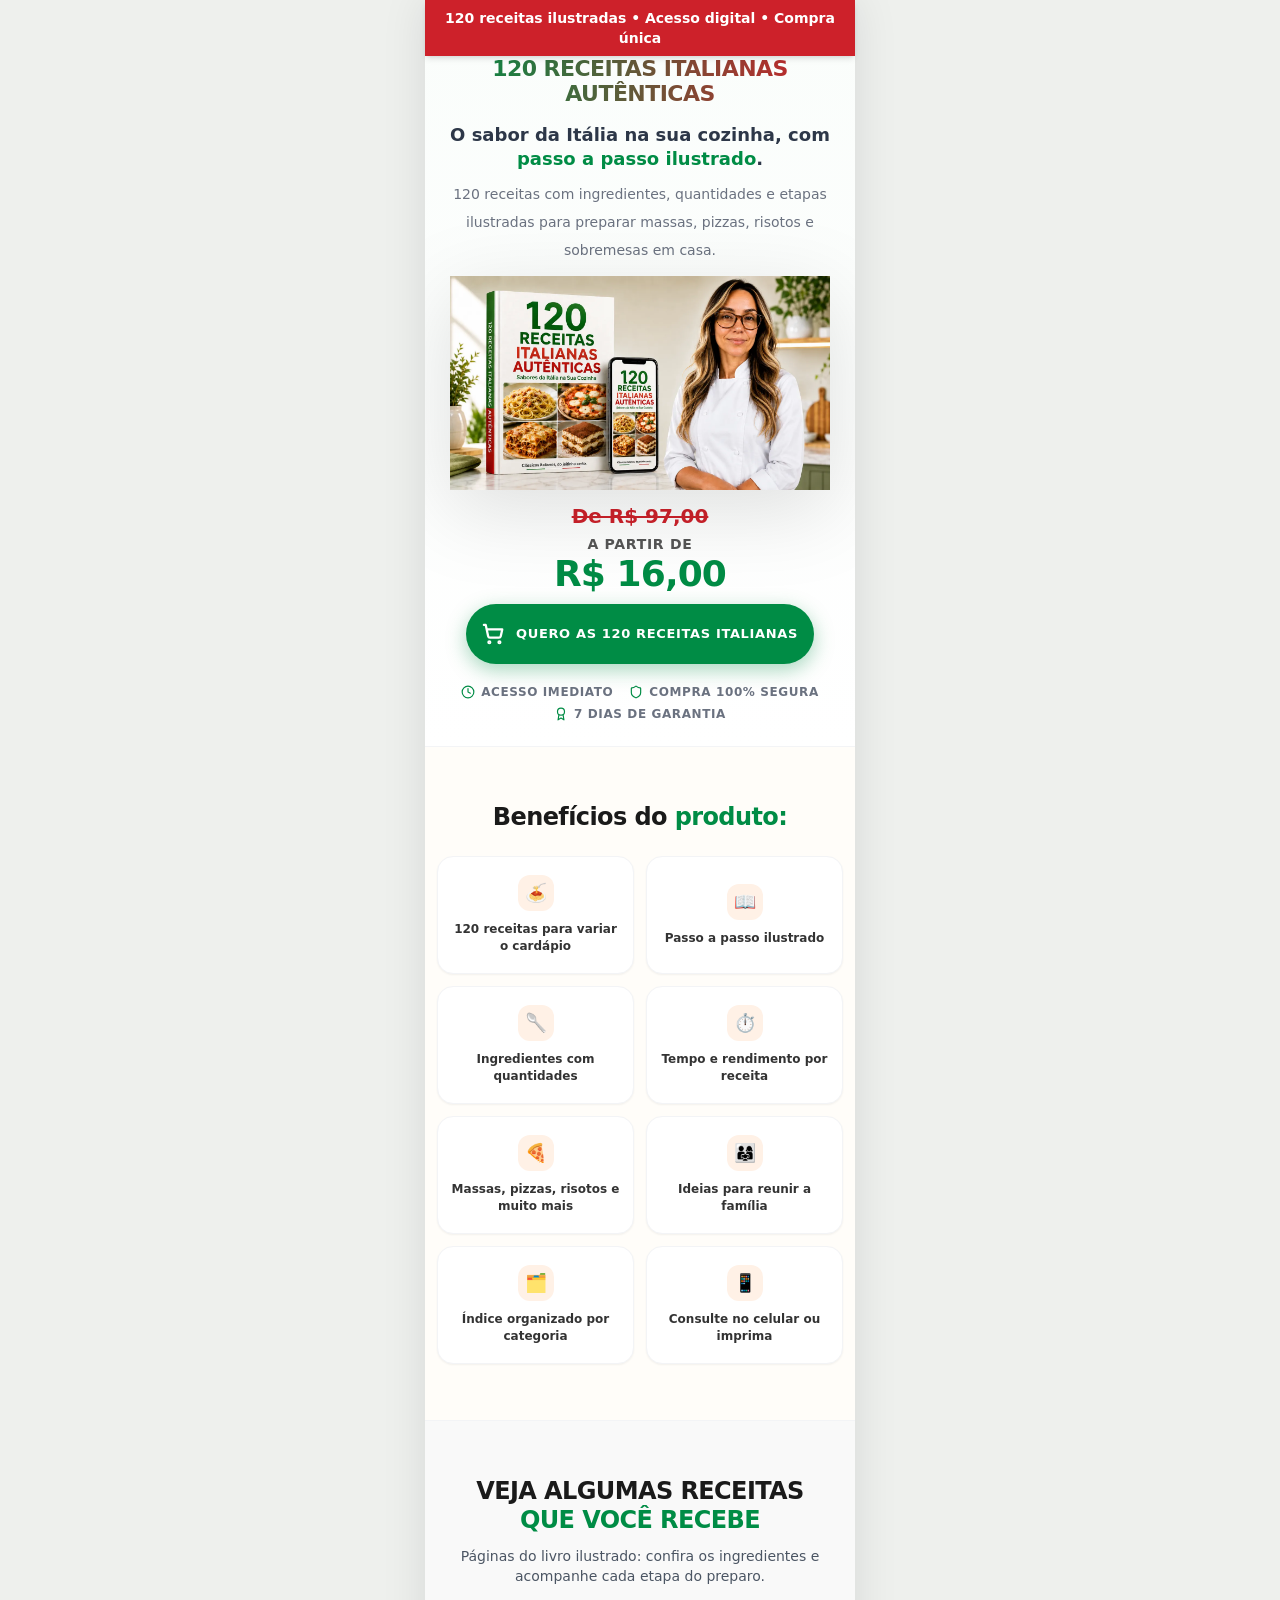
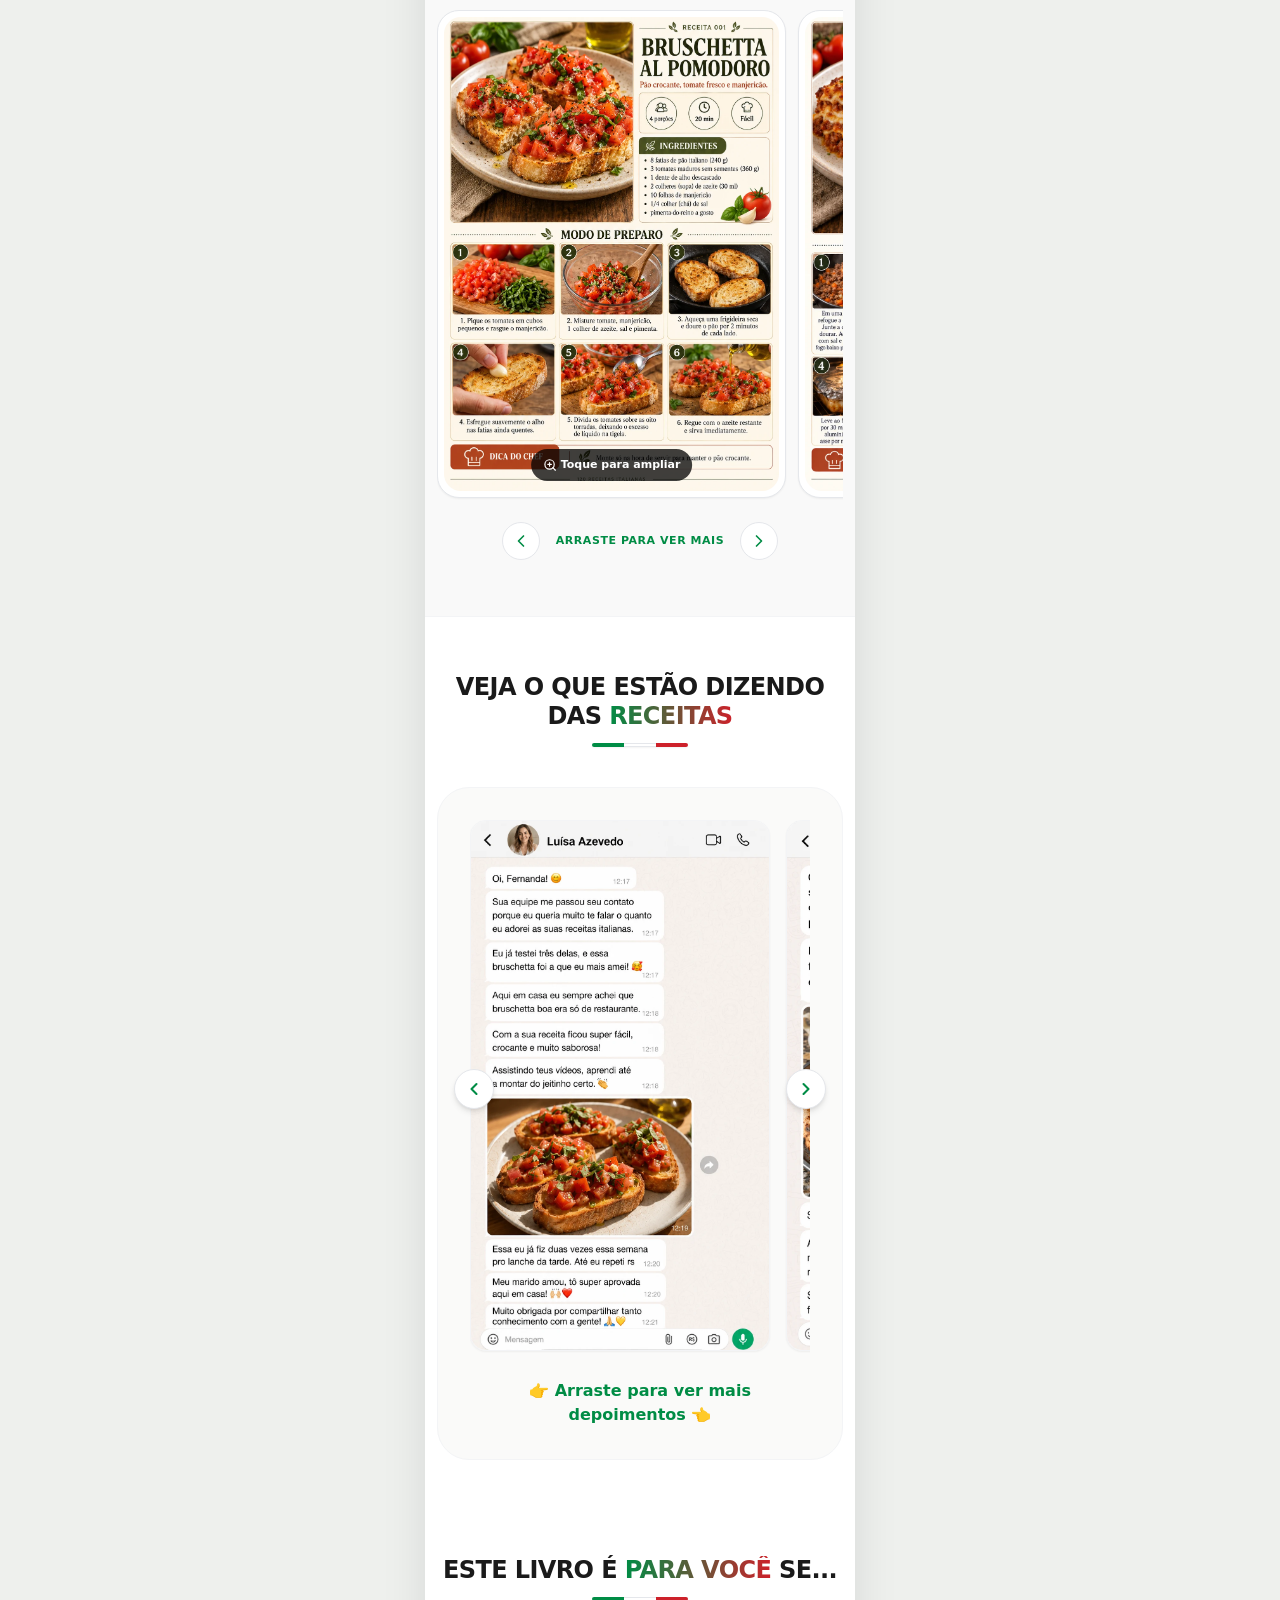
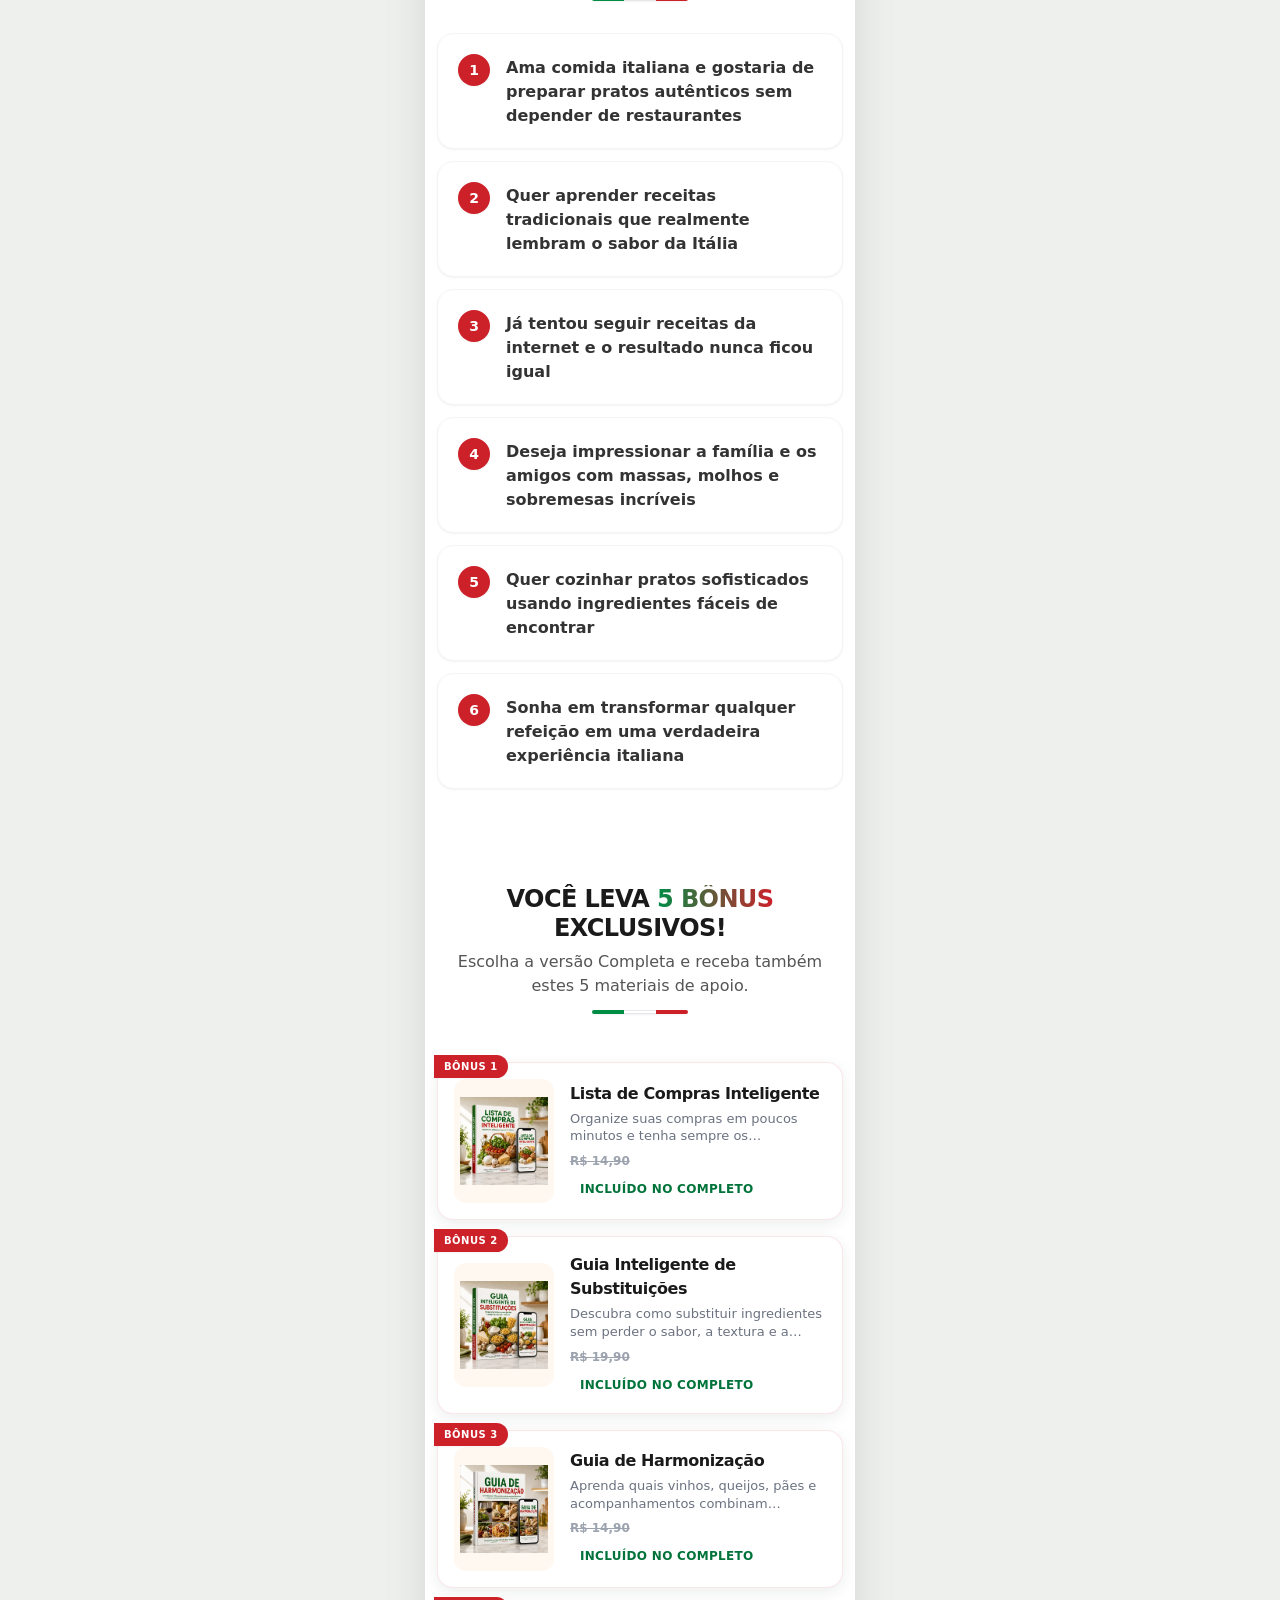
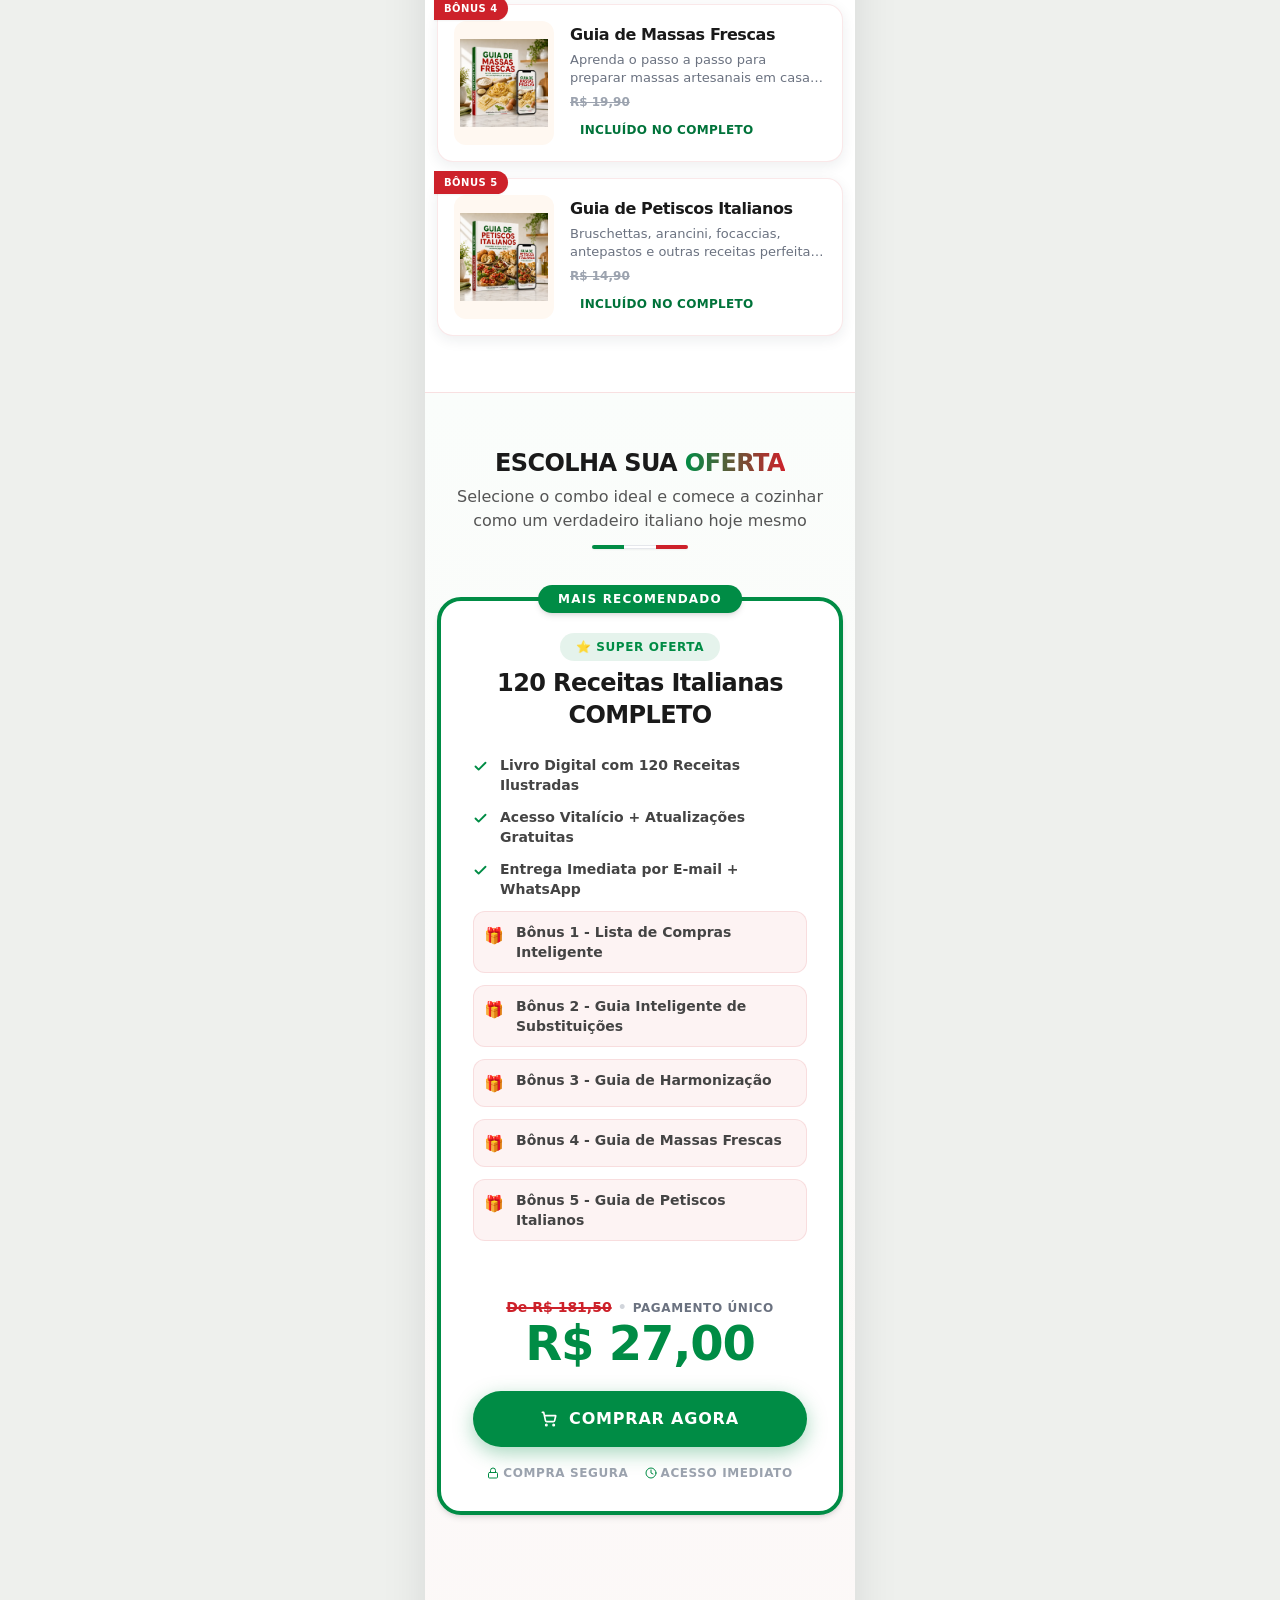
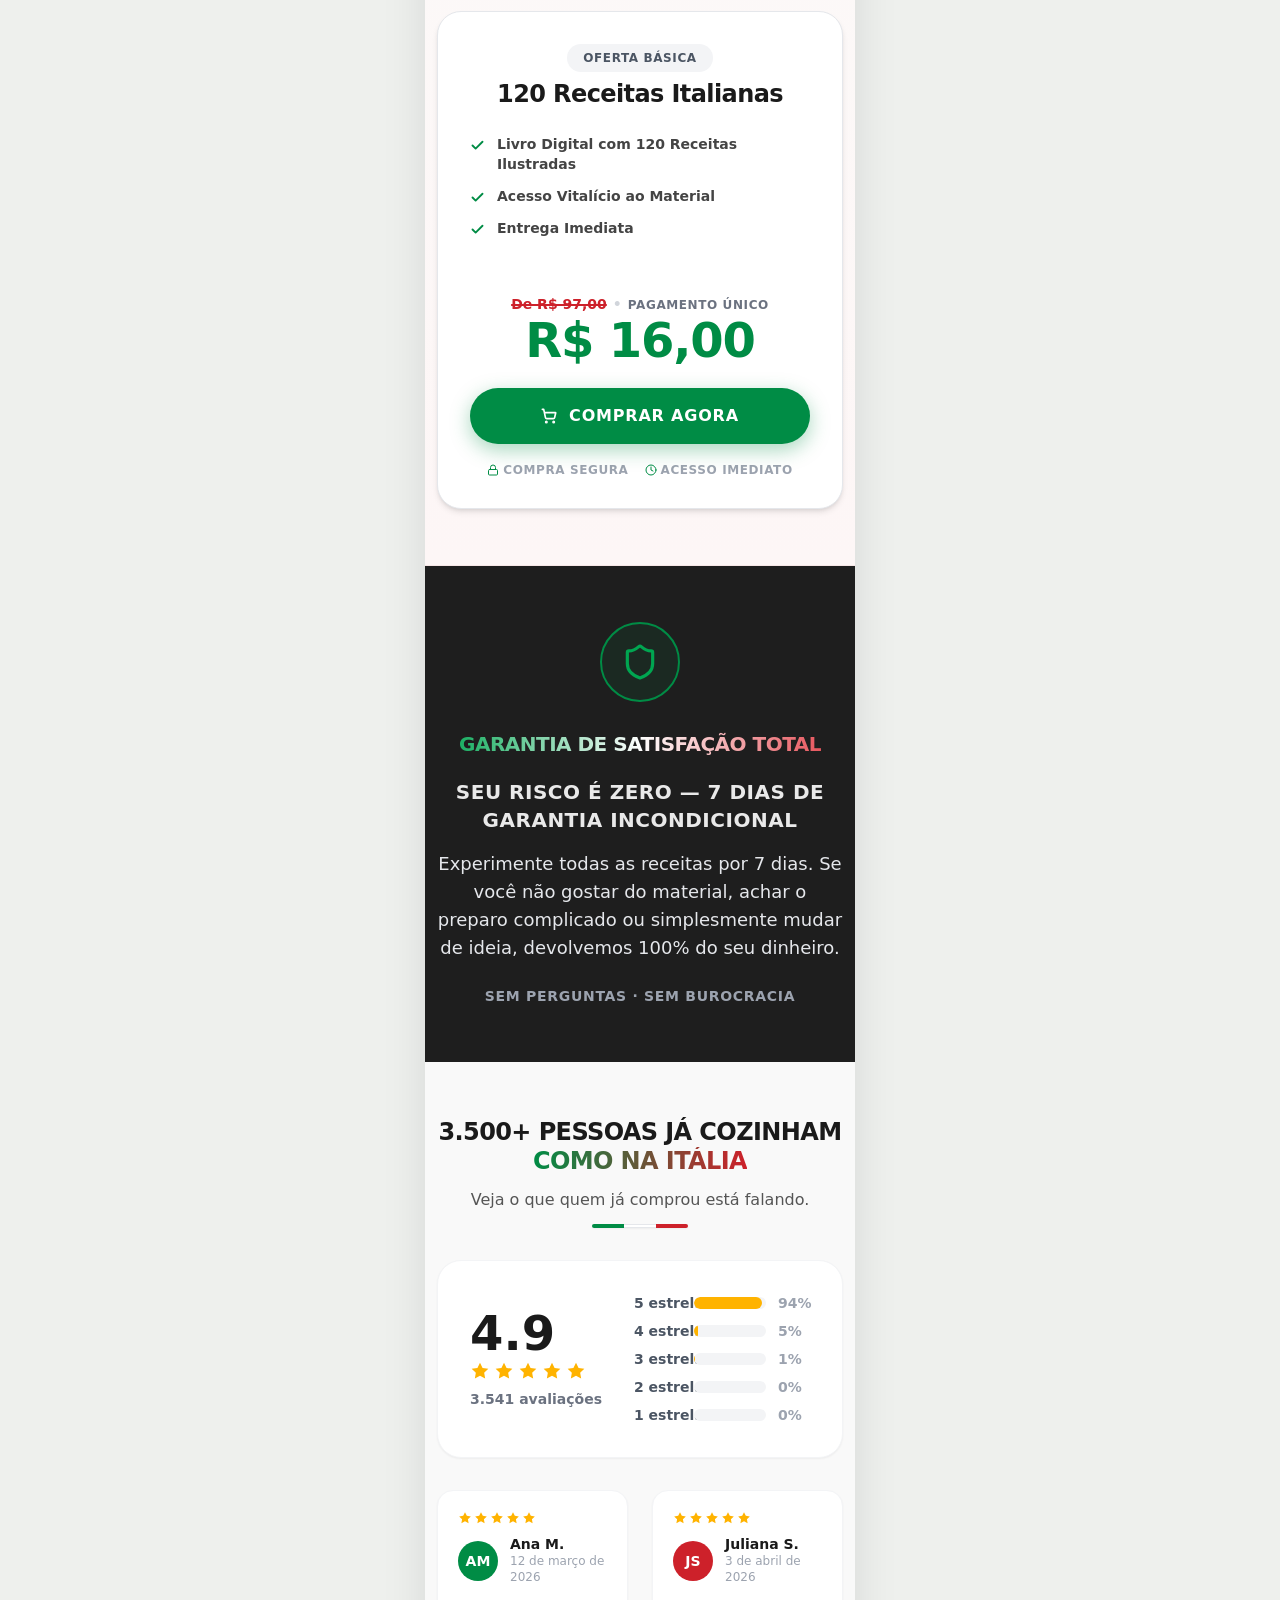
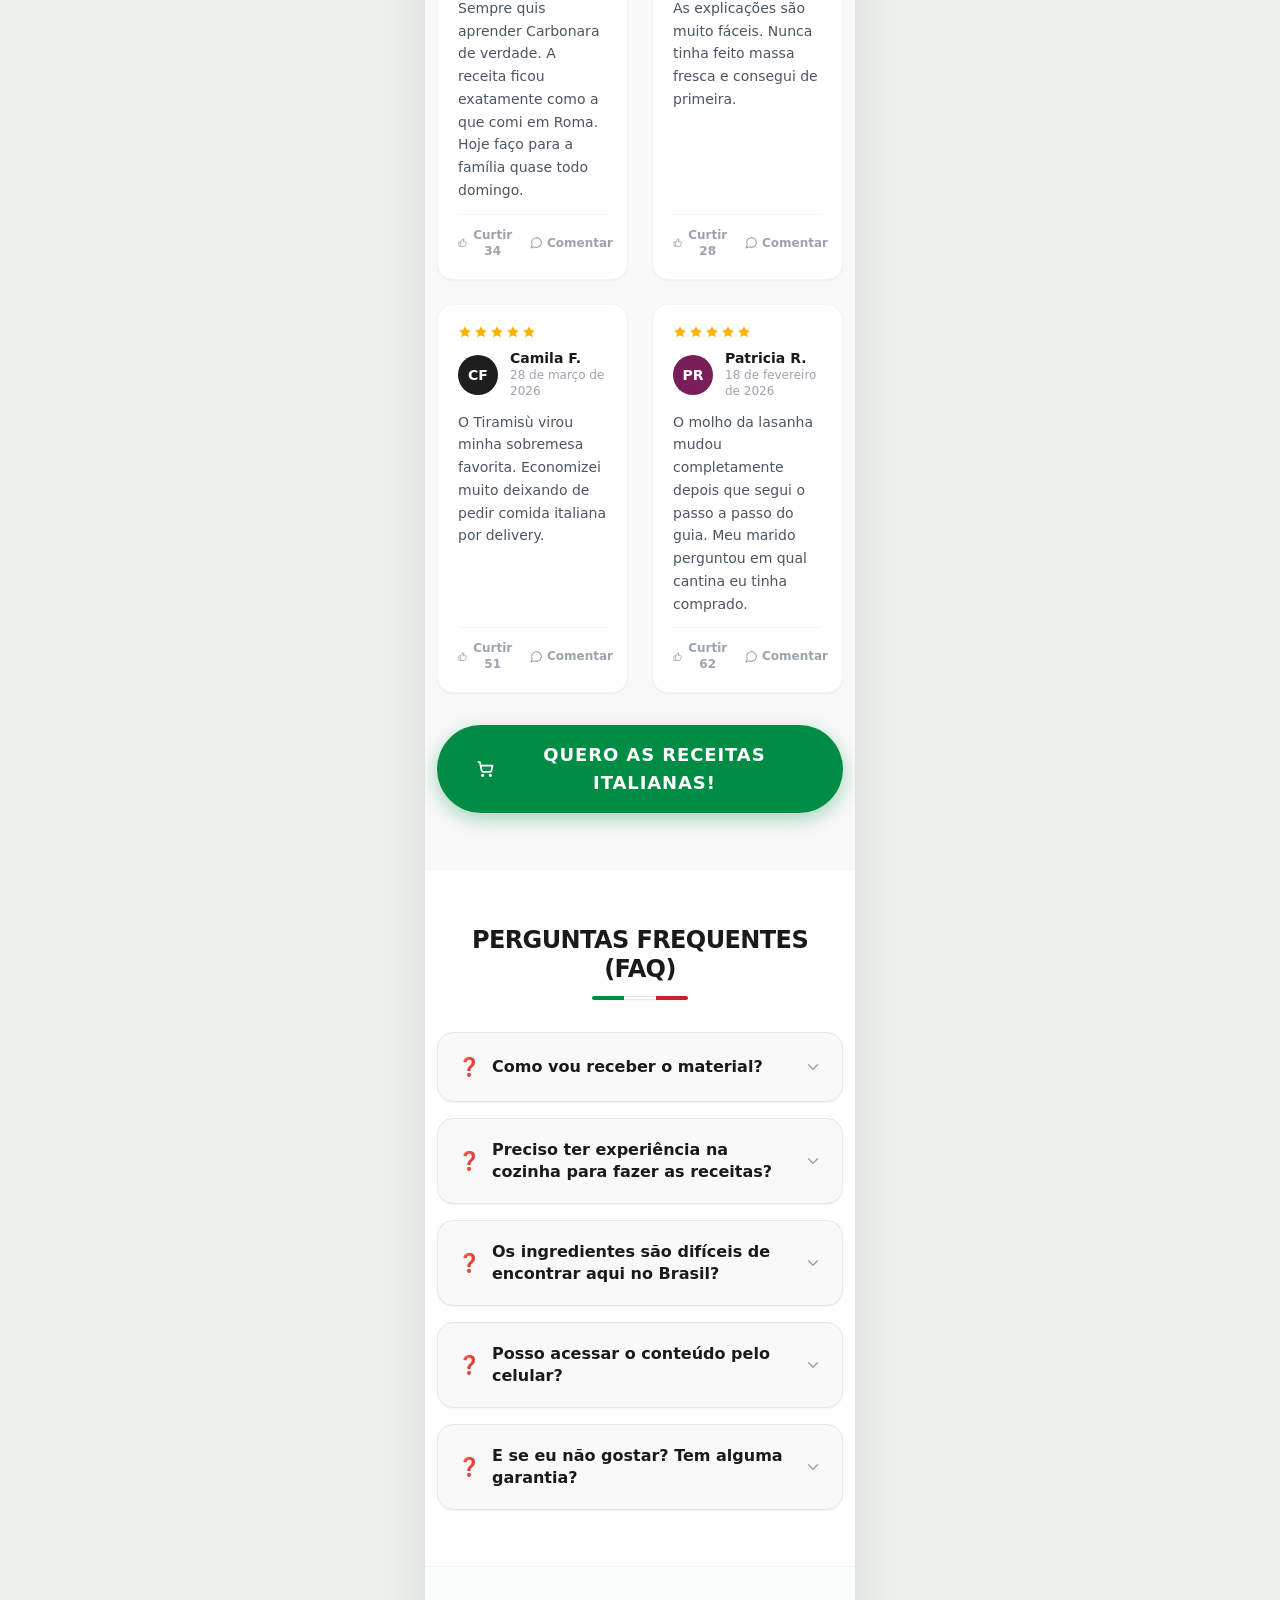
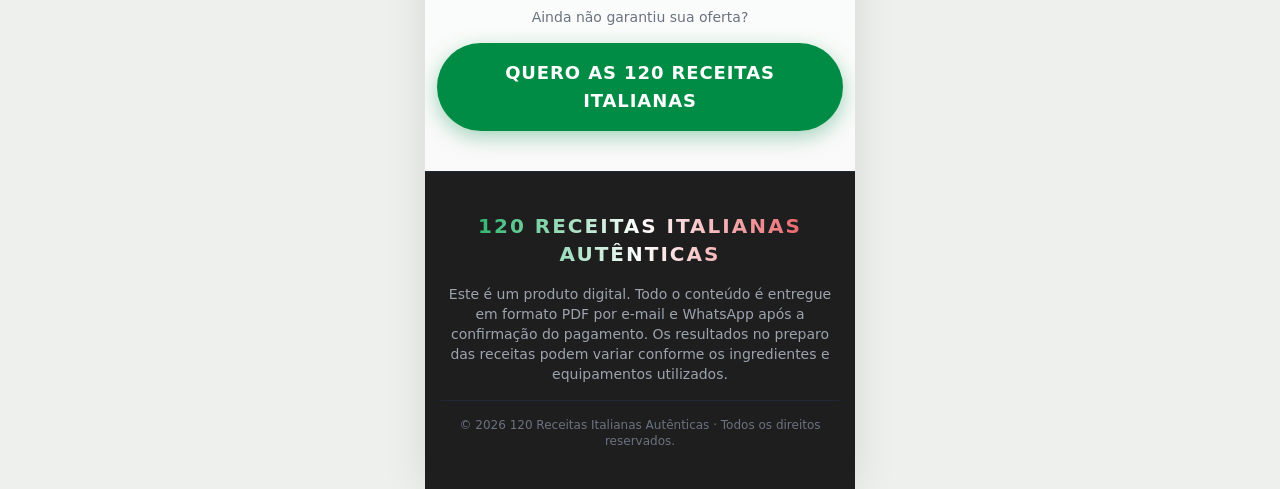
<file: 4/index.html>
<!doctype html>
<html lang="pt-BR">

<head>
  <meta charset="UTF-8" />
  <link rel="icon" href="data:image/svg+xml,<svg xmlns='http://www.w3.org/2000/svg' viewBox='0 0 100 100'><text y='.9em' font-size='90'>🍝</text></svg>" />
  <meta name="viewport" content="width=device-width, initial-scale=1.0" />
  <title>120 Receitas Italianas Autênticas</title>
  <meta name="description"
    content="120 receitas italianas com ingredientes, quantidades e passo a passo ilustrado. Massas, pizzas, risotos e sobremesas em um livro digital para consultar na cozinha." />

  <meta property="og:type" content="website" />
  <meta property="og:locale" content="pt_BR" />
  <meta property="og:url" content="https://120receitasitalianas.netlify.app/" />
  <meta property="og:title" content="120 Receitas Italianas Autênticas" />
  <meta property="og:description"
    content="120 receitas italianas com ingredientes, quantidades e passo a passo ilustrado. Massas, pizzas, risotos e sobremesas em um livro digital para consultar na cozinha." />
  <meta property="og:image" content="https://120receitasitalianas.netlify.app/banner_hero.webp" />
  <meta property="og:image:type" content="image/webp" />
  <meta property="og:image:width" content="1400" />
  <meta property="og:image:height" content="788" />
  <meta property="og:image:alt" content="120 Receitas Italianas Autênticas" />

  <meta name="twitter:card" content="summary_large_image" />
  <meta name="twitter:title" content="120 Receitas Italianas Autênticas" />
  <meta name="twitter:description"
    content="120 receitas italianas com ingredientes, quantidades e passo a passo ilustrado. Massas, pizzas, risotos e sobremesas em um livro digital para consultar na cozinha." />
  <meta name="twitter:image" content="https://120receitasitalianas.netlify.app/banner_hero.webp" />

  <!-- Abre cedo as ligações aos domínios de tracking/checkout para o pixel disparar mais rápido -->
  <link rel="preconnect" href="https://cdn.utmify.com.br" crossorigin />
  <link rel="dns-prefetch" href="https://cdn.utmify.com.br" />
  <link rel="dns-prefetch" href="https://www.clarity.ms" />
  <link rel="dns-prefetch" href="https://app.zuptos.com.br" />


  <script src="https://cdn.utmify.com.br/scripts/utms/latest.js" data-utmify-prevent-subids async defer></script>

  <!-- Microsoft Clarity -->
  <script type="text/javascript">
    (function(c,l,a,r,i,t,y){
        c[a]=c[a]||function(){(c[a].q=c[a].q||[]).push(arguments)};
        t=l.createElement(r);t.async=1;t.src="https://www.clarity.ms/tag/"+i;
        y=l.getElementsByTagName(r)[0];y.parentNode.insertBefore(t,y);
    })(window, document, "clarity", "script", "xt61g3t5o6");
  </script>
  <link rel="stylesheet" href="../assets/index-BymikRev.css">
<!-- Wiapy: o checkout não roda o Pixel; ele lê o fbc de ?fbclick= e o fbp de ?fbp=. Passa os da página no clique. -->
<script>(function(){function c(n){var m=document.cookie.match(new RegExp("(?:^|; )"+n+"=([^;]*)"));try{return m?decodeURIComponent(m[1]):null}catch(e){return null}}var u;function f(){if(u===undefined){u=null;try{var i=new URL(location.href).searchParams.get("fbclid");if(i)u="fb.1."+Date.now()+"."+i}catch(e){}}return u}function fix(e){var a=e.target&&e.target.closest&&e.target.closest("a[href]");if(!a)return;try{var h=new URL(a.href);if(h.hostname!=="pay.wiapy.com")return;var b=c("_fbc")||f(),p=c("_fbp");if(b)h.searchParams.set("fbclick",b);if(p)h.searchParams.set("fbp",p);if(a.href!==h.toString())a.href=h.toString()}catch(e){}}document.addEventListener("click",fix,true);document.addEventListener("auxclick",fix,true)})();</script>
</head>

<body>
  <div id="root"><div class="italian-sales mobile-first-offer min-h-screen bg-[#FDFDFD] text-[#1A1A1A] font-sans antialiased"><div class="fixed top-0 left-0 right-0 z-50 bg-[#CD212A] text-white text-center py-2 px-4 text-xs sm:text-sm font-bold shadow-md flex items-center justify-center"><span>120 receitas ilustradas • Acesso digital • Compra única</span></div><header class="bg-gradient-to-b from-[#FAFDFB] to-[#FFFFFF] pt-14 sm:pt-20 pb-6 sm:pb-10 px-4 sm:px-6"><div class="front-hero-content max-w-4xl mx-auto text-center w-full flex flex-col"><h1 class="front-hero-title text-[24px] sm:text-3xl md:text-4xl lg:text-5xl font-black leading-[1.1] sm:leading-tight tracking-tight uppercase mb-3 max-w-3xl mx-auto pb-1 bg-gradient-to-r from-[#008C45] to-[#CD212A] bg-clip-text text-transparent">120 Receitas Italianas Autênticas</h1><h2 class="front-hero-subtitle text-lg sm:text-2xl md:text-3xl font-extrabold text-[#2D3748] max-w-3xl mx-auto leading-snug mb-2">O sabor da Itália na sua cozinha, com <span class="text-[#008C45]">passo a passo ilustrado</span>.</h2><p class="front-hero-description text-gray-500 text-[14px] sm:text-lg md:text-xl font-medium max-w-2xl mx-auto leading-relaxed mb-3 sm:mb-5 px-2 sm:px-0">120 receitas com ingredientes, quantidades e etapas ilustradas para preparar massas, pizzas, risotos e sobremesas em casa.</p><div class="front-hero-mockup mb-3 sm:mb-6 relative flex justify-center max-w-[380px] sm:max-w-xl md:max-w-2xl lg:max-w-3xl mx-auto"><div class="absolute inset-0 bg-gradient-to-tr from-[#008C45]/10 to-[#CD212A]/10 rounded-full filter blur-3xl opacity-50 -z-10 w-80 h-80 sm:w-[480px] sm:h-[480px] mx-auto my-auto"></div><img src="../banner_hero.webp" alt="120 Receitas Italianas Autênticas - Combo Completo" class="w-full h-auto object-contain transform hover:scale-105 transition duration-500 drop-shadow-[0_20px_40px_rgba(0,0,0,0.12)]" width="1400" height="788" fetchpriority="high" decoding="async"></div><div class="mb-3 flex flex-col items-center justify-center text-center"><span class="text-[#CD212A] text-base sm:text-xl font-extrabold line-through decoration-[#CD212A] decoration-2">De R$ 97,00</span><span class="text-[#555555] text-xs sm:text-sm font-bold uppercase tracking-wider mt-1">a partir de</span><span class="front-hero-price text-[#008C45] text-4xl sm:text-6xl md:text-7xl font-black tracking-tight mt-0.5">R$ 16,00</span></div><div class="mb-3 sm:mb-4"><button class="bg-[#008C45] hover:bg-[#00733A] text-white font-extrabold py-4 px-8 sm:px-10 rounded-full shadow-[0_6px_20px_rgba(0,140,69,0.35)] hover:shadow-[0_10px_25px_rgba(0,140,69,0.5)] transform transition duration-300 hover:scale-105 active:scale-95 inline-flex items-center justify-center gap-3 uppercase tracking-wider text-sm sm:text-base md:text-lg animate-pulse-cta  !py-4 !px-4 !text-[13px] !max-w-full"><svg xmlns="http://www.w3.org/2000/svg" width="20" height="20" viewBox="0 0 24 24" fill="none" stroke="currentColor" stroke-width="2.5" stroke-linecap="round" stroke-linejoin="round" class="lucide lucide-shopping-cart sm:w-[22px] sm:h-[22px]"><circle cx="8" cy="21" r="1"></circle><circle cx="19" cy="21" r="1"></circle><path d="M2.05 2.05h2l2.66 12.42a2 2 0 0 0 2 1.58h9.78a2 2 0 0 0 1.95-1.57l1.65-7.43H5.12"></path></svg>QUERO AS 120 RECEITAS ITALIANAS</button></div><div class="flex flex-wrap items-center justify-center gap-x-4 gap-y-1.5 mt-1 text-xs text-gray-500 font-bold uppercase tracking-wider"><div class="flex items-center gap-1.5"><svg xmlns="http://www.w3.org/2000/svg" width="14" height="14" viewBox="0 0 24 24" fill="none" stroke="currentColor" stroke-width="2" stroke-linecap="round" stroke-linejoin="round" class="lucide lucide-clock text-[#008C45]"><circle cx="12" cy="12" r="10"></circle><polyline points="12 6 12 12 16 14"></polyline></svg><span>Acesso Imediato</span></div><div class="flex items-center gap-1.5"><svg xmlns="http://www.w3.org/2000/svg" width="14" height="14" viewBox="0 0 24 24" fill="none" stroke="currentColor" stroke-width="2" stroke-linecap="round" stroke-linejoin="round" class="lucide lucide-shield text-[#008C45]"><path d="M20 13c0 5-3.5 7.5-7.66 8.95a1 1 0 0 1-.67-.01C7.5 20.5 4 18 4 13V6a1 1 0 0 1 1-1c2 0 4.5-1.2 6.24-2.72a1.17 1.17 0 0 1 1.52 0C14.51 3.81 17 5 19 5a1 1 0 0 1 1 1z"></path></svg><span>Compra 100% Segura</span></div><div class="flex items-center gap-1.5"><svg xmlns="http://www.w3.org/2000/svg" width="14" height="14" viewBox="0 0 24 24" fill="none" stroke="currentColor" stroke-width="2" stroke-linecap="round" stroke-linejoin="round" class="lucide lucide-award text-[#008C45]"><circle cx="12" cy="8" r="6"></circle><path d="M15.477 12.89 17 22l-5-3-5 3 1.523-9.11"></path></svg><span>7 Dias de Garantia</span></div></div></div></header><section class="border-y border-gray-100 bg-[#FFFDF9] px-3 py-9 sm:py-14" aria-labelledby="benefits-title"><div class="mx-auto max-w-5xl"><h2 id="benefits-title" class="mb-6 text-center text-[28px] font-black leading-tight tracking-tight">Benefícios do <span class="text-[#008C45]">produto:</span></h2><div class="front-benefits-grid grid grid-cols-2 gap-3 md:grid-cols-4"><div class="flex min-h-[118px] flex-col items-center justify-center gap-2.5 rounded-2xl border border-gray-100 bg-white px-3 py-3 text-center shadow-sm"><span aria-hidden="true" class="flex h-9 w-9 items-center justify-center rounded-xl bg-[#FFF1E6] text-lg">🍝</span><p class="text-xs font-extrabold leading-snug text-[#333333]">120 receitas para variar o cardápio</p></div><div class="flex min-h-[118px] flex-col items-center justify-center gap-2.5 rounded-2xl border border-gray-100 bg-white px-3 py-3 text-center shadow-sm"><span aria-hidden="true" class="flex h-9 w-9 items-center justify-center rounded-xl bg-[#FFF1E6] text-lg">📖</span><p class="text-xs font-extrabold leading-snug text-[#333333]">Passo a passo ilustrado</p></div><div class="flex min-h-[118px] flex-col items-center justify-center gap-2.5 rounded-2xl border border-gray-100 bg-white px-3 py-3 text-center shadow-sm"><span aria-hidden="true" class="flex h-9 w-9 items-center justify-center rounded-xl bg-[#FFF1E6] text-lg">🥄</span><p class="text-xs font-extrabold leading-snug text-[#333333]">Ingredientes com quantidades</p></div><div class="flex min-h-[118px] flex-col items-center justify-center gap-2.5 rounded-2xl border border-gray-100 bg-white px-3 py-3 text-center shadow-sm"><span aria-hidden="true" class="flex h-9 w-9 items-center justify-center rounded-xl bg-[#FFF1E6] text-lg">⏱️</span><p class="text-xs font-extrabold leading-snug text-[#333333]">Tempo e rendimento por receita</p></div><div class="flex min-h-[118px] flex-col items-center justify-center gap-2.5 rounded-2xl border border-gray-100 bg-white px-3 py-3 text-center shadow-sm"><span aria-hidden="true" class="flex h-9 w-9 items-center justify-center rounded-xl bg-[#FFF1E6] text-lg">🍕</span><p class="text-xs font-extrabold leading-snug text-[#333333]">Massas, pizzas, risotos e muito mais</p></div><div class="flex min-h-[118px] flex-col items-center justify-center gap-2.5 rounded-2xl border border-gray-100 bg-white px-3 py-3 text-center shadow-sm"><span aria-hidden="true" class="flex h-9 w-9 items-center justify-center rounded-xl bg-[#FFF1E6] text-lg">👨‍👩‍👧</span><p class="text-xs font-extrabold leading-snug text-[#333333]">Ideias para reunir a família</p></div><div class="flex min-h-[118px] flex-col items-center justify-center gap-2.5 rounded-2xl border border-gray-100 bg-white px-3 py-3 text-center shadow-sm"><span aria-hidden="true" class="flex h-9 w-9 items-center justify-center rounded-xl bg-[#FFF1E6] text-lg">🗂️</span><p class="text-xs font-extrabold leading-snug text-[#333333]">Índice organizado por categoria</p></div><div class="flex min-h-[118px] flex-col items-center justify-center gap-2.5 rounded-2xl border border-gray-100 bg-white px-3 py-3 text-center shadow-sm"><span aria-hidden="true" class="flex h-9 w-9 items-center justify-center rounded-xl bg-[#FFF1E6] text-lg">📱</span><p class="text-xs font-extrabold leading-snug text-[#333333]">Consulte no celular ou imprima</p></div></div></div></section><section class="overflow-hidden border-b border-gray-100 bg-[#F9F9F9] px-3 py-9 sm:py-14" aria-labelledby="inside-book-title"><div class="mx-auto max-w-5xl"><h2 id="inside-book-title" class="text-center text-2xl font-black uppercase leading-tight tracking-tight">Veja algumas receitas<br><span class="text-[#008C45]">que você recebe</span></h2><p class="mx-auto mb-6 mt-3 max-w-xl text-center text-sm text-gray-600">Páginas do livro ilustrado: confira os ingredientes e acompanhe cada etapa do preparo.</p><div class="no-scrollbar flex snap-x snap-mandatory gap-3 overflow-x-auto pb-3" aria-label="Amostras do livro digital"><button type="button" aria-label="Ampliar receita: Bruschetta al Pomodoro" class="relative w-[86%] max-w-[390px] shrink-0 snap-start overflow-hidden rounded-[22px] border border-gray-200 bg-white p-1.5 shadow-sm"><img src="../amostras/receita-001.webp" alt="Página ilustrada de Bruschetta al Pomodoro, com ingredientes e seis etapas de preparo" width="1055" height="1491" loading="lazy" decoding="async" class="h-auto w-full rounded-[17px]"><span class="absolute bottom-4 left-1/2 flex -translate-x-1/2 items-center gap-1 whitespace-nowrap rounded-full bg-black/75 px-3 py-2 text-[11px] font-bold text-white"><svg xmlns="http://www.w3.org/2000/svg" width="14" height="14" viewBox="0 0 24 24" fill="none" stroke="currentColor" stroke-width="2" stroke-linecap="round" stroke-linejoin="round" class="lucide lucide-zoom-in "><circle cx="11" cy="11" r="8"></circle><line x1="21" x2="16.65" y1="21" y2="16.65"></line><line x1="11" x2="11" y1="8" y2="14"></line><line x1="8" x2="14" y1="11" y2="11"></line></svg>Toque para ampliar</span></button><button type="button" aria-label="Ampliar receita: Lasanha à Bolonhesa" class="relative w-[86%] max-w-[390px] shrink-0 snap-start overflow-hidden rounded-[22px] border border-gray-200 bg-white p-1.5 shadow-sm"><img src="../amostras/receita-024.webp" alt="Página ilustrada de Lasanha à Bolonhesa, com ingredientes e seis etapas de preparo" width="1055" height="1491" loading="lazy" decoding="async" class="h-auto w-full rounded-[17px]"><span class="absolute bottom-4 left-1/2 flex -translate-x-1/2 items-center gap-1 whitespace-nowrap rounded-full bg-black/75 px-3 py-2 text-[11px] font-bold text-white"><svg xmlns="http://www.w3.org/2000/svg" width="14" height="14" viewBox="0 0 24 24" fill="none" stroke="currentColor" stroke-width="2" stroke-linecap="round" stroke-linejoin="round" class="lucide lucide-zoom-in "><circle cx="11" cy="11" r="8"></circle><line x1="21" x2="16.65" y1="21" y2="16.65"></line><line x1="11" x2="11" y1="8" y2="14"></line><line x1="8" x2="14" y1="11" y2="11"></line></svg>Toque para ampliar</span></button><button type="button" aria-label="Ampliar receita: Risoto alla Milanese" class="relative w-[86%] max-w-[390px] shrink-0 snap-start overflow-hidden rounded-[22px] border border-gray-200 bg-white p-1.5 shadow-sm"><img src="../amostras/receita-031.webp" alt="Página ilustrada de Risoto alla Milanese, com ingredientes e seis etapas de preparo" width="1055" height="1491" loading="lazy" decoding="async" class="h-auto w-full rounded-[17px]"><span class="absolute bottom-4 left-1/2 flex -translate-x-1/2 items-center gap-1 whitespace-nowrap rounded-full bg-black/75 px-3 py-2 text-[11px] font-bold text-white"><svg xmlns="http://www.w3.org/2000/svg" width="14" height="14" viewBox="0 0 24 24" fill="none" stroke="currentColor" stroke-width="2" stroke-linecap="round" stroke-linejoin="round" class="lucide lucide-zoom-in "><circle cx="11" cy="11" r="8"></circle><line x1="21" x2="16.65" y1="21" y2="16.65"></line><line x1="11" x2="11" y1="8" y2="14"></line><line x1="8" x2="14" y1="11" y2="11"></line></svg>Toque para ampliar</span></button><button type="button" aria-label="Ampliar receita: Pizza Margherita" class="relative w-[86%] max-w-[390px] shrink-0 snap-start overflow-hidden rounded-[22px] border border-gray-200 bg-white p-1.5 shadow-sm"><img src="../amostras/receita-046.webp" alt="Página ilustrada de Pizza Margherita, com ingredientes e seis etapas de preparo" width="1055" height="1491" loading="lazy" decoding="async" class="h-auto w-full rounded-[17px]"><span class="absolute bottom-4 left-1/2 flex -translate-x-1/2 items-center gap-1 whitespace-nowrap rounded-full bg-black/75 px-3 py-2 text-[11px] font-bold text-white"><svg xmlns="http://www.w3.org/2000/svg" width="14" height="14" viewBox="0 0 24 24" fill="none" stroke="currentColor" stroke-width="2" stroke-linecap="round" stroke-linejoin="round" class="lucide lucide-zoom-in "><circle cx="11" cy="11" r="8"></circle><line x1="21" x2="16.65" y1="21" y2="16.65"></line><line x1="11" x2="11" y1="8" y2="14"></line><line x1="8" x2="14" y1="11" y2="11"></line></svg>Toque para ampliar</span></button><button type="button" aria-label="Ampliar receita: Abobrinha Recheada" class="relative w-[86%] max-w-[390px] shrink-0 snap-start overflow-hidden rounded-[22px] border border-gray-200 bg-white p-1.5 shadow-sm"><img src="../amostras/receita-077.webp" alt="Página ilustrada de Abobrinha Recheada, com ingredientes e seis etapas de preparo" width="1055" height="1491" loading="lazy" decoding="async" class="h-auto w-full rounded-[17px]"><span class="absolute bottom-4 left-1/2 flex -translate-x-1/2 items-center gap-1 whitespace-nowrap rounded-full bg-black/75 px-3 py-2 text-[11px] font-bold text-white"><svg xmlns="http://www.w3.org/2000/svg" width="14" height="14" viewBox="0 0 24 24" fill="none" stroke="currentColor" stroke-width="2" stroke-linecap="round" stroke-linejoin="round" class="lucide lucide-zoom-in "><circle cx="11" cy="11" r="8"></circle><line x1="21" x2="16.65" y1="21" y2="16.65"></line><line x1="11" x2="11" y1="8" y2="14"></line><line x1="8" x2="14" y1="11" y2="11"></line></svg>Toque para ampliar</span></button><button type="button" aria-label="Ampliar receita: Cannoli Siciliani" class="relative w-[86%] max-w-[390px] shrink-0 snap-start overflow-hidden rounded-[22px] border border-gray-200 bg-white p-1.5 shadow-sm"><img src="../amostras/receita-108.webp" alt="Página ilustrada de Cannoli Siciliani, com ingredientes e seis etapas de preparo" width="1055" height="1491" loading="lazy" decoding="async" class="h-auto w-full rounded-[17px]"><span class="absolute bottom-4 left-1/2 flex -translate-x-1/2 items-center gap-1 whitespace-nowrap rounded-full bg-black/75 px-3 py-2 text-[11px] font-bold text-white"><svg xmlns="http://www.w3.org/2000/svg" width="14" height="14" viewBox="0 0 24 24" fill="none" stroke="currentColor" stroke-width="2" stroke-linecap="round" stroke-linejoin="round" class="lucide lucide-zoom-in "><circle cx="11" cy="11" r="8"></circle><line x1="21" x2="16.65" y1="21" y2="16.65"></line><line x1="11" x2="11" y1="8" y2="14"></line><line x1="8" x2="14" y1="11" y2="11"></line></svg>Toque para ampliar</span></button></div><div class="mt-3 flex items-center justify-center gap-4 text-[#008C45]"><button type="button" aria-label="Receita anterior" class="rounded-full border border-gray-200 bg-white p-2"><svg xmlns="http://www.w3.org/2000/svg" width="20" height="20" viewBox="0 0 24 24" fill="none" stroke="currentColor" stroke-width="2" stroke-linecap="round" stroke-linejoin="round" class="lucide lucide-chevron-left "><path d="m15 18-6-6 6-6"></path></svg></button><span class="text-[11px] font-extrabold uppercase tracking-wider">Arraste para ver mais</span><button type="button" aria-label="Próxima receita" class="rounded-full border border-gray-200 bg-white p-2"><svg xmlns="http://www.w3.org/2000/svg" width="20" height="20" viewBox="0 0 24 24" fill="none" stroke="currentColor" stroke-width="2" stroke-linecap="round" stroke-linejoin="round" class="lucide lucide-chevron-right "><path d="m9 18 6-6-6-6"></path></svg></button></div><dialog class="book-dialog" aria-label="Página ampliada: Bruschetta al Pomodoro"><button type="button" aria-label="Fechar receita ampliada" class="z-10 rounded-full bg-[#008C45] p-3 text-white shadow-lg"><svg xmlns="http://www.w3.org/2000/svg" width="22" height="22" viewBox="0 0 24 24" fill="none" stroke="currentColor" stroke-width="2" stroke-linecap="round" stroke-linejoin="round" class="lucide lucide-x "><path d="M18 6 6 18"></path><path d="m6 6 12 12"></path></svg></button></dialog></div></section><section class="py-10 px-4 sm:py-14 bg-white"><div class="max-w-5xl mx-auto"><div class="text-center mb-8 sm:mb-10"><h2 class="text-2xl sm:text-3xl md:text-4xl font-extrabold text-[#1A1A1A] uppercase tracking-tight">VEJA O QUE ESTÃO DIZENDO DAS <span class="bg-gradient-to-r from-[#008C45] to-[#CD212A] bg-clip-text text-transparent">RECEITAS</span></h2><div class="mx-auto mt-3 flex h-1 w-24 overflow-hidden rounded-full shadow-sm "><span class="flex-1 bg-[#008C45]"></span><span class="flex-1 bg-white border-y border-gray-200"></span><span class="flex-1 bg-[#CD212A]"></span></div></div><div class="bg-[#FAFAF9] rounded-[32px] border border-gray-100 p-4 sm:p-8"><div class="relative"><div class="no-scrollbar flex gap-4 overflow-x-auto snap-x snap-mandatory scroll-smooth pb-2 cursor-grab active:cursor-grabbing select-none"><div class="snap-center flex-shrink-0 w-[260px] sm:w-[300px] rounded-2xl overflow-hidden border border-gray-100 shadow-sm bg-white"><img src="../depoimento_1.webp" alt="Depoimento de quem já usa as receitas 1" class="w-full h-auto object-contain pointer-events-none" width="941" height="1672" loading="lazy" decoding="async" draggable="false"></div><div class="snap-center flex-shrink-0 w-[260px] sm:w-[300px] rounded-2xl overflow-hidden border border-gray-100 shadow-sm bg-white"><img src="../depoimento_2.webp" alt="Depoimento de quem já usa as receitas 2" class="w-full h-auto object-contain pointer-events-none" width="941" height="1672" loading="lazy" decoding="async" draggable="false"></div><div class="snap-center flex-shrink-0 w-[260px] sm:w-[300px] rounded-2xl overflow-hidden border border-gray-100 shadow-sm bg-white"><img src="../depoimento_3.webp" alt="Depoimento de quem já usa as receitas 3" class="w-full h-auto object-contain pointer-events-none" width="941" height="1672" loading="lazy" decoding="async" draggable="false"></div><div class="snap-center flex-shrink-0 w-[260px] sm:w-[300px] rounded-2xl overflow-hidden border border-gray-100 shadow-sm bg-white"><img src="../depoimento_4.webp" alt="Depoimento de quem já usa as receitas 4" class="w-full h-auto object-contain pointer-events-none" width="941" height="1672" loading="lazy" decoding="async" draggable="false"></div><div class="snap-center flex-shrink-0 w-[260px] sm:w-[300px] rounded-2xl overflow-hidden border border-gray-100 shadow-sm bg-white"><img src="../depoimento_5.webp" alt="Depoimento de quem já usa as receitas 5" class="w-full h-auto object-contain pointer-events-none" width="941" height="1672" loading="lazy" decoding="async" draggable="false"></div></div><button type="button" aria-label="Ver depoimento anterior" class="hidden md:flex absolute top-1/2 -left-4 -translate-y-1/2 w-10 h-10 rounded-full bg-white border border-gray-200 shadow-md items-center justify-center text-[#008C45] hover:bg-[#008C45] hover:text-white hover:border-[#008C45] transition duration-200"><svg xmlns="http://www.w3.org/2000/svg" width="20" height="20" viewBox="0 0 24 24" fill="none" stroke="currentColor" stroke-width="2.5" stroke-linecap="round" stroke-linejoin="round" class="lucide lucide-chevron-left "><path d="m15 18-6-6 6-6"></path></svg></button><button type="button" aria-label="Ver próximo depoimento" class="hidden md:flex absolute top-1/2 -right-4 -translate-y-1/2 w-10 h-10 rounded-full bg-white border border-gray-200 shadow-md items-center justify-center text-[#008C45] hover:bg-[#008C45] hover:text-white hover:border-[#008C45] transition duration-200"><svg xmlns="http://www.w3.org/2000/svg" width="20" height="20" viewBox="0 0 24 24" fill="none" stroke="currentColor" stroke-width="2.5" stroke-linecap="round" stroke-linejoin="round" class="lucide lucide-chevron-right "><path d="m9 18 6-6-6-6"></path></svg></button></div><p class="text-center text-sm sm:text-base font-bold text-[#008C45] mt-5">👉 Arraste para ver mais depoimentos 👈</p></div></div></section><section class="py-10 px-3 bg-white"><div class="max-w-4xl mx-auto"><div class="text-center mb-6 sm:mb-8"><h2 class="text-2xl sm:text-3xl md:text-4xl font-extrabold text-[#1A1A1A] uppercase tracking-tight">ESTE LIVRO É <span class="bg-gradient-to-r from-[#008C45] to-[#CD212A] bg-clip-text text-transparent">PARA VOCÊ</span> SE...</h2><div class="mx-auto mt-3 flex h-1 w-24 overflow-hidden rounded-full shadow-sm "><span class="flex-1 bg-[#008C45]"></span><span class="flex-1 bg-white border-y border-gray-200"></span><span class="flex-1 bg-[#CD212A]"></span></div></div><div class="grid grid-cols-1 gap-3"><div class="flex items-start gap-4 bg-white border border-gray-100 hover:border-[#008C45]/30 rounded-2xl p-4 sm:p-5 shadow-sm hover:shadow-md transition duration-300"><span class="flex-shrink-0 w-8 h-8 rounded-full bg-[#CD212A] text-white font-bold flex items-center justify-center text-sm shadow-sm">1</span><p class="text-[#333333] text-sm sm:text-base font-semibold leading-relaxed mt-0.5">Ama comida italiana e gostaria de preparar pratos autênticos sem depender de restaurantes</p></div><div class="flex items-start gap-4 bg-white border border-gray-100 hover:border-[#008C45]/30 rounded-2xl p-4 sm:p-5 shadow-sm hover:shadow-md transition duration-300"><span class="flex-shrink-0 w-8 h-8 rounded-full bg-[#CD212A] text-white font-bold flex items-center justify-center text-sm shadow-sm">2</span><p class="text-[#333333] text-sm sm:text-base font-semibold leading-relaxed mt-0.5">Quer aprender receitas tradicionais que realmente lembram o sabor da Itália</p></div><div class="flex items-start gap-4 bg-white border border-gray-100 hover:border-[#008C45]/30 rounded-2xl p-4 sm:p-5 shadow-sm hover:shadow-md transition duration-300"><span class="flex-shrink-0 w-8 h-8 rounded-full bg-[#CD212A] text-white font-bold flex items-center justify-center text-sm shadow-sm">3</span><p class="text-[#333333] text-sm sm:text-base font-semibold leading-relaxed mt-0.5">Já tentou seguir receitas da internet e o resultado nunca ficou igual</p></div><div class="flex items-start gap-4 bg-white border border-gray-100 hover:border-[#008C45]/30 rounded-2xl p-4 sm:p-5 shadow-sm hover:shadow-md transition duration-300"><span class="flex-shrink-0 w-8 h-8 rounded-full bg-[#CD212A] text-white font-bold flex items-center justify-center text-sm shadow-sm">4</span><p class="text-[#333333] text-sm sm:text-base font-semibold leading-relaxed mt-0.5">Deseja impressionar a família e os amigos com massas, molhos e sobremesas incríveis</p></div><div class="flex items-start gap-4 bg-white border border-gray-100 hover:border-[#008C45]/30 rounded-2xl p-4 sm:p-5 shadow-sm hover:shadow-md transition duration-300"><span class="flex-shrink-0 w-8 h-8 rounded-full bg-[#CD212A] text-white font-bold flex items-center justify-center text-sm shadow-sm">5</span><p class="text-[#333333] text-sm sm:text-base font-semibold leading-relaxed mt-0.5">Quer cozinhar pratos sofisticados usando ingredientes fáceis de encontrar</p></div><div class="flex items-start gap-4 bg-white border border-gray-100 hover:border-[#008C45]/30 rounded-2xl p-4 sm:p-5 shadow-sm hover:shadow-md transition duration-300"><span class="flex-shrink-0 w-8 h-8 rounded-full bg-[#CD212A] text-white font-bold flex items-center justify-center text-sm shadow-sm">6</span><p class="text-[#333333] text-sm sm:text-base font-semibold leading-relaxed mt-0.5">Sonha em transformar qualquer refeição em uma verdadeira experiência italiana</p></div></div></div></section><section class="py-10 px-4 sm:py-14 bg-white"><div class="max-w-5xl mx-auto"><div class="text-center mb-6 sm:mb-8"><h2 class="text-2xl sm:text-3xl md:text-4xl font-extrabold text-[#1A1A1A] uppercase tracking-tight">VOCÊ LEVA <span class="bg-gradient-to-r from-[#008C45] to-[#CD212A] bg-clip-text text-transparent">5 BÔNUS</span> EXCLUSIVOS!</h2><p class="text-[#555555] text-sm sm:text-base mt-2">Escolha a versão Completa e receba também estes 5 materiais de apoio.</p><div class="mx-auto mt-3 flex h-1 w-24 overflow-hidden rounded-full shadow-sm "><span class="flex-1 bg-[#008C45]"></span><span class="flex-1 bg-white border-y border-gray-200"></span><span class="flex-1 bg-[#CD212A]"></span></div></div><div class="front-bonuses-grid grid grid-cols-1 sm:grid-cols-2 gap-4 items-stretch pt-4"><button type="button" class="group relative flex cursor-pointer items-center gap-3 rounded-2xl border border-[#CD212A]/10 bg-white p-3 text-left text-[#1A1A1A] shadow-[0_4px_14px_rgba(31,41,55,0.08)] transition-all duration-300 hover:-translate-y-0.5 hover:border-[#008C45]/35 hover:shadow-md sm:gap-4 sm:p-4"><div class="absolute -left-1 -top-2 z-10 rounded-r-full rounded-l-md bg-[#CD212A] px-2.5 py-1 text-[9px] font-black uppercase tracking-wider text-white shadow-sm sm:text-[10px]">Bônus 1</div><div class="flex h-[108px] w-[86px] flex-shrink-0 items-center justify-center overflow-hidden rounded-xl bg-[#FFF8F1] p-1.5 sm:h-[124px] sm:w-[100px]"><img src="../lista_de_compras_inteligente.webp" alt="Lista de Compras Inteligente" class="h-full w-full object-contain transition duration-300 group-hover:scale-105" loading="lazy" decoding="async"></div><div class="flex min-w-0 flex-1 flex-col items-start justify-center"><div><h4 class="text-[15px] font-black leading-tight tracking-tight text-[#1A1A1A] transition duration-200 group-hover:text-[#00733A] sm:text-base">Lista de Compras Inteligente</h4><p class="mt-1 line-clamp-2 text-[12px] font-medium leading-[1.35] text-gray-500 sm:text-[13px]">Organize suas compras em poucos minutos e tenha sempre os ingredientes certos para preparar as receitas do guia.</p></div><div class="mt-2 flex flex-wrap items-center gap-2 text-[11px] font-extrabold sm:text-xs"><span class="text-gray-400 line-through">R$ 14,90</span><span class="rounded-full bg-[#008C45]/12 px-2.5 py-1 uppercase tracking-wide text-[#00733A]">Incluído no Completo</span></div></div></button><button type="button" class="group relative flex cursor-pointer items-center gap-3 rounded-2xl border border-[#CD212A]/10 bg-white p-3 text-left text-[#1A1A1A] shadow-[0_4px_14px_rgba(31,41,55,0.08)] transition-all duration-300 hover:-translate-y-0.5 hover:border-[#008C45]/35 hover:shadow-md sm:gap-4 sm:p-4"><div class="absolute -left-1 -top-2 z-10 rounded-r-full rounded-l-md bg-[#CD212A] px-2.5 py-1 text-[9px] font-black uppercase tracking-wider text-white shadow-sm sm:text-[10px]">Bônus 2</div><div class="flex h-[108px] w-[86px] flex-shrink-0 items-center justify-center overflow-hidden rounded-xl bg-[#FFF8F1] p-1.5 sm:h-[124px] sm:w-[100px]"><img src="../guia_substituicoes.webp" alt="Guia Inteligente de Substituições" class="h-full w-full object-contain transition duration-300 group-hover:scale-105" loading="lazy" decoding="async"></div><div class="flex min-w-0 flex-1 flex-col items-start justify-center"><div><h4 class="text-[15px] font-black leading-tight tracking-tight text-[#1A1A1A] transition duration-200 group-hover:text-[#00733A] sm:text-base">Guia Inteligente de Substituições</h4><p class="mt-1 line-clamp-2 text-[12px] font-medium leading-[1.35] text-gray-500 sm:text-[13px]">Descubra como substituir ingredientes sem perder o sabor, a textura e a autenticidade das receitas italianas.</p></div><div class="mt-2 flex flex-wrap items-center gap-2 text-[11px] font-extrabold sm:text-xs"><span class="text-gray-400 line-through">R$ 19,90</span><span class="rounded-full bg-[#008C45]/12 px-2.5 py-1 uppercase tracking-wide text-[#00733A]">Incluído no Completo</span></div></div></button><button type="button" class="group relative flex cursor-pointer items-center gap-3 rounded-2xl border border-[#CD212A]/10 bg-white p-3 text-left text-[#1A1A1A] shadow-[0_4px_14px_rgba(31,41,55,0.08)] transition-all duration-300 hover:-translate-y-0.5 hover:border-[#008C45]/35 hover:shadow-md sm:gap-4 sm:p-4"><div class="absolute -left-1 -top-2 z-10 rounded-r-full rounded-l-md bg-[#CD212A] px-2.5 py-1 text-[9px] font-black uppercase tracking-wider text-white shadow-sm sm:text-[10px]">Bônus 3</div><div class="flex h-[108px] w-[86px] flex-shrink-0 items-center justify-center overflow-hidden rounded-xl bg-[#FFF8F1] p-1.5 sm:h-[124px] sm:w-[100px]"><img src="../guia_de_harmonizacao.webp" alt="Guia de Harmonização" class="h-full w-full object-contain transition duration-300 group-hover:scale-105" loading="lazy" decoding="async"></div><div class="flex min-w-0 flex-1 flex-col items-start justify-center"><div><h4 class="text-[15px] font-black leading-tight tracking-tight text-[#1A1A1A] transition duration-200 group-hover:text-[#00733A] sm:text-base">Guia de Harmonização</h4><p class="mt-1 line-clamp-2 text-[12px] font-medium leading-[1.35] text-gray-500 sm:text-[13px]">Aprenda quais vinhos, queijos, pães e acompanhamentos combinam perfeitamente com cada prato italiano.</p></div><div class="mt-2 flex flex-wrap items-center gap-2 text-[11px] font-extrabold sm:text-xs"><span class="text-gray-400 line-through">R$ 14,90</span><span class="rounded-full bg-[#008C45]/12 px-2.5 py-1 uppercase tracking-wide text-[#00733A]">Incluído no Completo</span></div></div></button><button type="button" class="group relative flex cursor-pointer items-center gap-3 rounded-2xl border border-[#CD212A]/10 bg-white p-3 text-left text-[#1A1A1A] shadow-[0_4px_14px_rgba(31,41,55,0.08)] transition-all duration-300 hover:-translate-y-0.5 hover:border-[#008C45]/35 hover:shadow-md sm:gap-4 sm:p-4"><div class="absolute -left-1 -top-2 z-10 rounded-r-full rounded-l-md bg-[#CD212A] px-2.5 py-1 text-[9px] font-black uppercase tracking-wider text-white shadow-sm sm:text-[10px]">Bônus 4</div><div class="flex h-[108px] w-[86px] flex-shrink-0 items-center justify-center overflow-hidden rounded-xl bg-[#FFF8F1] p-1.5 sm:h-[124px] sm:w-[100px]"><img src="../guia_massas_frescas.webp" alt="Guia de Massas Frescas" class="h-full w-full object-contain transition duration-300 group-hover:scale-105" loading="lazy" decoding="async"></div><div class="flex min-w-0 flex-1 flex-col items-start justify-center"><div><h4 class="text-[15px] font-black leading-tight tracking-tight text-[#1A1A1A] transition duration-200 group-hover:text-[#00733A] sm:text-base">Guia de Massas Frescas</h4><p class="mt-1 line-clamp-2 text-[12px] font-medium leading-[1.35] text-gray-500 sm:text-[13px]">Aprenda o passo a passo para preparar massas artesanais em casa, da massa ao corte, mesmo sem experiência.</p></div><div class="mt-2 flex flex-wrap items-center gap-2 text-[11px] font-extrabold sm:text-xs"><span class="text-gray-400 line-through">R$ 19,90</span><span class="rounded-full bg-[#008C45]/12 px-2.5 py-1 uppercase tracking-wide text-[#00733A]">Incluído no Completo</span></div></div></button><button type="button" class="group relative flex cursor-pointer items-center gap-3 rounded-2xl border border-[#CD212A]/10 bg-white p-3 text-left text-[#1A1A1A] shadow-[0_4px_14px_rgba(31,41,55,0.08)] transition-all duration-300 hover:-translate-y-0.5 hover:border-[#008C45]/35 hover:shadow-md sm:gap-4 sm:p-4"><div class="absolute -left-1 -top-2 z-10 rounded-r-full rounded-l-md bg-[#CD212A] px-2.5 py-1 text-[9px] font-black uppercase tracking-wider text-white shadow-sm sm:text-[10px]">Bônus 5</div><div class="flex h-[108px] w-[86px] flex-shrink-0 items-center justify-center overflow-hidden rounded-xl bg-[#FFF8F1] p-1.5 sm:h-[124px] sm:w-[100px]"><img src="../guia_petiscos_italianos.webp" alt="Guia de Petiscos Italianos" class="h-full w-full object-contain transition duration-300 group-hover:scale-105" loading="lazy" decoding="async"></div><div class="flex min-w-0 flex-1 flex-col items-start justify-center"><div><h4 class="text-[15px] font-black leading-tight tracking-tight text-[#1A1A1A] transition duration-200 group-hover:text-[#00733A] sm:text-base">Guia de Petiscos Italianos</h4><p class="mt-1 line-clamp-2 text-[12px] font-medium leading-[1.35] text-gray-500 sm:text-[13px]">Bruschettas, arancini, focaccias, antepastos e outras receitas perfeitas para receber amigos e abrir qualquer refeição em grande estilo.</p></div><div class="mt-2 flex flex-wrap items-center gap-2 text-[11px] font-extrabold sm:text-xs"><span class="text-gray-400 line-through">R$ 14,90</span><span class="rounded-full bg-[#008C45]/12 px-2.5 py-1 uppercase tracking-wide text-[#00733A]">Incluído no Completo</span></div></div></button></div></div></section><section id="pricing" class="scroll-mt-14 py-12 sm:py-10 px-4 sm:py-14 bg-gradient-to-b from-[#FAFDFB] to-[#FDF6F6] border-t border-b border-[#CD212A]/10"><div class="max-w-5xl mx-auto"><div class="text-center mb-8 sm:mb-12"><h2 class="text-2xl sm:text-3xl md:text-4xl font-extrabold text-[#1A1A1A] uppercase tracking-tight">ESCOLHA SUA <span class="bg-gradient-to-r from-[#008C45] to-[#CD212A] bg-clip-text text-transparent">OFERTA</span></h2><p class="text-[#555555] text-sm sm:text-base mt-2">Selecione o combo ideal e comece a cozinhar como um verdadeiro italiano hoje mesmo</p><div class="mx-auto mt-3 flex h-1 w-24 overflow-hidden rounded-full shadow-sm "><span class="flex-1 bg-[#008C45]"></span><span class="flex-1 bg-white border-y border-gray-200"></span><span class="flex-1 bg-[#CD212A]"></span></div></div><div class="front-pricing-grid grid grid-cols-1 md:grid-cols-2 gap-6 lg:gap-12 items-stretch max-w-4xl mx-auto"><div class="premium-offer-stage"><div id="popular-card" class="scroll-mt-8 bg-white rounded-3xl pt-4 pb-5 px-4 sm:p-8 shadow-md border border-4 border-[#008C45] relative shadow-2xl md:scale-105 z-10 transition-all duration-300 flex flex-col justify-between"><div class="absolute -top-4 left-1/2 transform -translate-x-1/2 bg-[#008C45] text-white px-5 py-1.5 rounded-full text-xs font-extrabold uppercase tracking-widest shadow-md whitespace-nowrap">Mais Recomendado</div><div><div class="text-center mb-3 sm:mb-6"><span class="inline-block px-4 py-1.5 rounded-full text-xs font-extrabold uppercase tracking-wider mb-1.5 bg-[#008C45]/10 text-[#008C45]">⭐ SUPER OFERTA</span><h4 class="text-xl sm:text-2xl font-extrabold text-[#1A1A1A] tracking-tight leading-snug">120 Receitas Italianas COMPLETO</h4></div><div class="space-y-2 sm:space-y-3 mb-4 md:mb-8"><div class="flex items-start gap-2 sm:gap-3 "><svg xmlns="http://www.w3.org/2000/svg" width="15" height="15" viewBox="0 0 24 24" fill="none" stroke="currentColor" stroke-width="3" stroke-linecap="round" stroke-linejoin="round" class="lucide lucide-check text-[#008C45] flex-shrink-0 mt-1"><path d="M20 6 9 17l-5-5"></path></svg><span class="text-xs sm:text-sm font-semibold leading-normal text-[#444444]">Livro Digital com 120 Receitas Ilustradas</span></div><div class="flex items-start gap-2 sm:gap-3 "><svg xmlns="http://www.w3.org/2000/svg" width="15" height="15" viewBox="0 0 24 24" fill="none" stroke="currentColor" stroke-width="3" stroke-linecap="round" stroke-linejoin="round" class="lucide lucide-check text-[#008C45] flex-shrink-0 mt-1"><path d="M20 6 9 17l-5-5"></path></svg><span class="text-xs sm:text-sm font-semibold leading-normal text-[#444444]">Acesso Vitalício + Atualizações Gratuitas</span></div><div class="flex items-start gap-2 sm:gap-3 "><svg xmlns="http://www.w3.org/2000/svg" width="15" height="15" viewBox="0 0 24 24" fill="none" stroke="currentColor" stroke-width="3" stroke-linecap="round" stroke-linejoin="round" class="lucide lucide-check text-[#008C45] flex-shrink-0 mt-1"><path d="M20 6 9 17l-5-5"></path></svg><span class="text-xs sm:text-sm font-semibold leading-normal text-[#444444]">Entrega Imediata por E-mail + WhatsApp</span></div><div class="flex items-start gap-2 sm:gap-3 md:bg-[#FDF3F3] md:border md:border-[#CD212A]/10 p-1 md:p-2.5 md:rounded-xl"><span class="flex-shrink-0 text-sm sm:text-base mt-0.5">🎁</span><span class="text-xs sm:text-sm font-semibold leading-normal text-[#CD212A] md:text-[#444444]">Bônus 1 - Lista de Compras Inteligente</span></div><div class="flex items-start gap-2 sm:gap-3 md:bg-[#FDF3F3] md:border md:border-[#CD212A]/10 p-1 md:p-2.5 md:rounded-xl"><span class="flex-shrink-0 text-sm sm:text-base mt-0.5">🎁</span><span class="text-xs sm:text-sm font-semibold leading-normal text-[#CD212A] md:text-[#444444]">Bônus 2 - Guia Inteligente de Substituições</span></div><div class="flex items-start gap-2 sm:gap-3 md:bg-[#FDF3F3] md:border md:border-[#CD212A]/10 p-1 md:p-2.5 md:rounded-xl"><span class="flex-shrink-0 text-sm sm:text-base mt-0.5">🎁</span><span class="text-xs sm:text-sm font-semibold leading-normal text-[#CD212A] md:text-[#444444]">Bônus 3 - Guia de Harmonização</span></div><div class="flex items-start gap-2 sm:gap-3 md:bg-[#FDF3F3] md:border md:border-[#CD212A]/10 p-1 md:p-2.5 md:rounded-xl"><span class="flex-shrink-0 text-sm sm:text-base mt-0.5">🎁</span><span class="text-xs sm:text-sm font-semibold leading-normal text-[#CD212A] md:text-[#444444]">Bônus 4 - Guia de Massas Frescas</span></div><div class="flex items-start gap-2 sm:gap-3 md:bg-[#FDF3F3] md:border md:border-[#CD212A]/10 p-1 md:p-2.5 md:rounded-xl"><span class="flex-shrink-0 text-sm sm:text-base mt-0.5">🎁</span><span class="text-xs sm:text-sm font-semibold leading-normal text-[#CD212A] md:text-[#444444]">Bônus 5 - Guia de Petiscos Italianos</span></div></div></div><div class="mt-3 sm:mt-6"><div class="text-center mb-3 sm:mb-6"><p class="text-xs sm:text-sm font-bold mb-0.5"><span class="text-[#CD212A] line-through decoration-[#CD212A] decoration-2">De R$ 181,50</span><span class="mx-1.5 text-gray-300">•</span><span class="text-gray-500 uppercase tracking-wider text-[11px] sm:text-xs">Pagamento Único</span></p><p class="text-3xl sm:text-5xl font-black text-[#008C45] tracking-tight">R$ 27,00</p></div><a href="https://pay.wiapy.com/4elkccmPqraG" class="bg-[#008C45] hover:bg-[#00733A] text-white font-extrabold py-4 px-8 sm:px-10 rounded-full shadow-[0_6px_20px_rgba(0,140,69,0.35)] hover:shadow-[0_10px_25px_rgba(0,140,69,0.5)] transform transition duration-300 hover:scale-105 active:scale-95 inline-flex items-center justify-center gap-3 uppercase tracking-wider text-sm sm:text-base md:text-lg animate-pulse-cta w-full !py-3 sm:!py-4 !text-sm sm:!text-base"><svg xmlns="http://www.w3.org/2000/svg" width="16" height="16" viewBox="0 0 24 24" fill="none" stroke="currentColor" stroke-width="2.5" stroke-linecap="round" stroke-linejoin="round" class="lucide lucide-shopping-cart "><circle cx="8" cy="21" r="1"></circle><circle cx="19" cy="21" r="1"></circle><path d="M2.05 2.05h2l2.66 12.42a2 2 0 0 0 2 1.58h9.78a2 2 0 0 0 1.95-1.57l1.65-7.43H5.12"></path></svg>COMPRAR AGORA</a><div class="flex items-center justify-center gap-4 mt-3 sm:mt-5 text-[10px] sm:text-xs text-gray-400 font-bold uppercase tracking-wider"><div class="flex items-center gap-1"><svg xmlns="http://www.w3.org/2000/svg" width="12" height="12" viewBox="0 0 24 24" fill="none" stroke="currentColor" stroke-width="2" stroke-linecap="round" stroke-linejoin="round" class="lucide lucide-lock text-[#008C45]"><rect width="18" height="11" x="3" y="11" rx="2" ry="2"></rect><path d="M7 11V7a5 5 0 0 1 10 0v4"></path></svg><span class="leading-none">Compra Segura</span></div><div class="flex items-center gap-1"><svg xmlns="http://www.w3.org/2000/svg" width="12" height="12" viewBox="0 0 24 24" fill="none" stroke="currentColor" stroke-width="2" stroke-linecap="round" stroke-linejoin="round" class="lucide lucide-clock text-[#008C45]"><circle cx="12" cy="12" r="10"></circle><polyline points="12 6 12 12 16 14"></polyline></svg><span class="leading-none">Acesso Imediato</span></div></div></div></div></div><div class="scroll-mt-8 bg-white rounded-3xl pt-4 pb-5 px-4 sm:p-8 shadow-md border border-gray-200 transition-all duration-300 flex flex-col justify-between"><div><div class="text-center mb-3 sm:mb-6"><span class="inline-block px-4 py-1.5 rounded-full text-xs font-extrabold uppercase tracking-wider mb-1.5 bg-gray-100 text-gray-600">OFERTA BÁSICA</span><h4 class="text-xl sm:text-2xl font-extrabold text-[#1A1A1A] tracking-tight leading-snug">120 Receitas Italianas</h4></div><div class="space-y-2 sm:space-y-3 mb-4 md:mb-8"><div class="flex items-start gap-2 sm:gap-3 "><svg xmlns="http://www.w3.org/2000/svg" width="15" height="15" viewBox="0 0 24 24" fill="none" stroke="currentColor" stroke-width="3" stroke-linecap="round" stroke-linejoin="round" class="lucide lucide-check text-[#008C45] flex-shrink-0 mt-1"><path d="M20 6 9 17l-5-5"></path></svg><span class="text-xs sm:text-sm font-semibold leading-normal text-[#444444]">Livro Digital com 120 Receitas Ilustradas</span></div><div class="flex items-start gap-2 sm:gap-3 "><svg xmlns="http://www.w3.org/2000/svg" width="15" height="15" viewBox="0 0 24 24" fill="none" stroke="currentColor" stroke-width="3" stroke-linecap="round" stroke-linejoin="round" class="lucide lucide-check text-[#008C45] flex-shrink-0 mt-1"><path d="M20 6 9 17l-5-5"></path></svg><span class="text-xs sm:text-sm font-semibold leading-normal text-[#444444]">Acesso Vitalício ao Material</span></div><div class="flex items-start gap-2 sm:gap-3 "><svg xmlns="http://www.w3.org/2000/svg" width="15" height="15" viewBox="0 0 24 24" fill="none" stroke="currentColor" stroke-width="3" stroke-linecap="round" stroke-linejoin="round" class="lucide lucide-check text-[#008C45] flex-shrink-0 mt-1"><path d="M20 6 9 17l-5-5"></path></svg><span class="text-xs sm:text-sm font-semibold leading-normal text-[#444444]">Entrega Imediata</span></div></div></div><div class="mt-3 sm:mt-6"><div class="text-center mb-3 sm:mb-6"><p class="text-xs sm:text-sm font-bold mb-0.5"><span class="text-[#CD212A] line-through decoration-[#CD212A] decoration-2">De R$ 97,00</span><span class="mx-1.5 text-gray-300">•</span><span class="text-gray-500 uppercase tracking-wider text-[11px] sm:text-xs">Pagamento Único</span></p><p class="text-3xl sm:text-5xl font-black text-[#008C45] tracking-tight">R$ 16,00</p></div><a href="https://pay.wiapy.com/u00_xMT2QtAs" class="bg-[#008C45] hover:bg-[#00733A] text-white font-extrabold py-4 px-8 sm:px-10 rounded-full shadow-[0_6px_20px_rgba(0,140,69,0.35)] hover:shadow-[0_10px_25px_rgba(0,140,69,0.5)] transform transition duration-300 hover:scale-105 active:scale-95 inline-flex items-center justify-center gap-3 uppercase tracking-wider text-sm sm:text-base md:text-lg animate-pulse-cta w-full !py-3 sm:!py-4 !text-sm sm:!text-base"><svg xmlns="http://www.w3.org/2000/svg" width="16" height="16" viewBox="0 0 24 24" fill="none" stroke="currentColor" stroke-width="2.5" stroke-linecap="round" stroke-linejoin="round" class="lucide lucide-shopping-cart "><circle cx="8" cy="21" r="1"></circle><circle cx="19" cy="21" r="1"></circle><path d="M2.05 2.05h2l2.66 12.42a2 2 0 0 0 2 1.58h9.78a2 2 0 0 0 1.95-1.57l1.65-7.43H5.12"></path></svg>COMPRAR AGORA</a><div class="flex items-center justify-center gap-4 mt-3 sm:mt-5 text-[10px] sm:text-xs text-gray-400 font-bold uppercase tracking-wider"><div class="flex items-center gap-1"><svg xmlns="http://www.w3.org/2000/svg" width="12" height="12" viewBox="0 0 24 24" fill="none" stroke="currentColor" stroke-width="2" stroke-linecap="round" stroke-linejoin="round" class="lucide lucide-lock text-[#008C45]"><rect width="18" height="11" x="3" y="11" rx="2" ry="2"></rect><path d="M7 11V7a5 5 0 0 1 10 0v4"></path></svg><span class="leading-none">Compra Segura</span></div><div class="flex items-center gap-1"><svg xmlns="http://www.w3.org/2000/svg" width="12" height="12" viewBox="0 0 24 24" fill="none" stroke="currentColor" stroke-width="2" stroke-linecap="round" stroke-linejoin="round" class="lucide lucide-clock text-[#008C45]"><circle cx="12" cy="12" r="10"></circle><polyline points="12 6 12 12 16 14"></polyline></svg><span class="leading-none">Acesso Imediato</span></div></div></div></div></div></div></section><section class="py-10 px-4 sm:py-14 bg-[#1E1E1E] text-white"><div class="max-w-3xl mx-auto text-center"><div class="inline-flex items-center justify-center w-20 h-20 rounded-full bg-[#008C45]/10 border-2 border-[#008C45] text-[#00A651] mb-6"><svg xmlns="http://www.w3.org/2000/svg" width="38" height="38" viewBox="0 0 24 24" fill="none" stroke="currentColor" stroke-width="2" stroke-linecap="round" stroke-linejoin="round" class="lucide lucide-shield animate-pulse"><path d="M20 13c0 5-3.5 7.5-7.66 8.95a1 1 0 0 1-.67-.01C7.5 20.5 4 18 4 13V6a1 1 0 0 1 1-1c2 0 4.5-1.2 6.24-2.72a1.17 1.17 0 0 1 1.52 0C14.51 3.81 17 5 19 5a1 1 0 0 1 1 1z"></path></svg></div><h3 class="text-2xl sm:text-3xl font-extrabold uppercase tracking-tight mb-4 bg-gradient-to-r from-[#00A651] via-[#FFFFFF] to-[#E4434B] bg-clip-text text-transparent">GARANTIA DE SATISFAÇÃO TOTAL</h3><h4 class="text-lg sm:text-xl font-black uppercase mb-4 tracking-wide text-white/90">SEU RISCO É ZERO — 7 DIAS DE GARANTIA INCONDICIONAL</h4><p class="text-gray-200 text-base sm:text-lg leading-relaxed max-w-2xl mx-auto mb-6 font-medium">Experimente todas as receitas por 7 dias. Se você não gostar do material, achar o preparo complicado ou simplesmente mudar de ideia, devolvemos 100% do seu dinheiro.</p><p class="text-sm text-gray-400 font-extrabold uppercase tracking-wider">Sem perguntas · Sem burocracia</p></div></section><section class="py-10 px-4 sm:py-14 bg-[#F9F9F9]"><div class="max-w-4xl mx-auto"><div class="text-center mb-6 sm:mb-8"><h2 class="text-2xl sm:text-3xl md:text-4xl font-black text-[#1A1A1A] uppercase tracking-tight leading-tight">3.500+ PESSOAS JÁ COZINHAM <span class="bg-gradient-to-r from-[#008C45] to-[#CD212A] bg-clip-text text-transparent">COMO NA ITÁLIA</span></h2><p class="text-[#555555] text-sm sm:text-base mt-3 font-medium">Veja o que quem já comprou está falando.</p><div class="mx-auto mt-3 flex h-1 w-24 overflow-hidden rounded-full shadow-sm "><span class="flex-1 bg-[#008C45]"></span><span class="flex-1 bg-white border-y border-gray-200"></span><span class="flex-1 bg-[#CD212A]"></span></div></div><div class="bg-white border border-gray-100 rounded-3xl p-6 sm:p-8 shadow-sm flex flex-col md:flex-row gap-8 items-center justify-between mb-6 sm:mb-8"><div class="text-center md:text-left"><h4 class="text-5xl font-black text-[#1A1A1A] mb-1">4.9</h4><div class="flex justify-center md:justify-start gap-1 text-[#FFB300] mb-2"><svg xmlns="http://www.w3.org/2000/svg" width="20" height="20" viewBox="0 0 24 24" fill="currentColor" stroke="none" stroke-width="2" stroke-linecap="round" stroke-linejoin="round" class="lucide lucide-star "><polygon points="12 2 15.09 8.26 22 9.27 17 14.14 18.18 21.02 12 17.77 5.82 21.02 7 14.14 2 9.27 8.91 8.26 12 2"></polygon></svg><svg xmlns="http://www.w3.org/2000/svg" width="20" height="20" viewBox="0 0 24 24" fill="currentColor" stroke="none" stroke-width="2" stroke-linecap="round" stroke-linejoin="round" class="lucide lucide-star "><polygon points="12 2 15.09 8.26 22 9.27 17 14.14 18.18 21.02 12 17.77 5.82 21.02 7 14.14 2 9.27 8.91 8.26 12 2"></polygon></svg><svg xmlns="http://www.w3.org/2000/svg" width="20" height="20" viewBox="0 0 24 24" fill="currentColor" stroke="none" stroke-width="2" stroke-linecap="round" stroke-linejoin="round" class="lucide lucide-star "><polygon points="12 2 15.09 8.26 22 9.27 17 14.14 18.18 21.02 12 17.77 5.82 21.02 7 14.14 2 9.27 8.91 8.26 12 2"></polygon></svg><svg xmlns="http://www.w3.org/2000/svg" width="20" height="20" viewBox="0 0 24 24" fill="currentColor" stroke="none" stroke-width="2" stroke-linecap="round" stroke-linejoin="round" class="lucide lucide-star "><polygon points="12 2 15.09 8.26 22 9.27 17 14.14 18.18 21.02 12 17.77 5.82 21.02 7 14.14 2 9.27 8.91 8.26 12 2"></polygon></svg><svg xmlns="http://www.w3.org/2000/svg" width="20" height="20" viewBox="0 0 24 24" fill="currentColor" stroke="none" stroke-width="2" stroke-linecap="round" stroke-linejoin="round" class="lucide lucide-star "><polygon points="12 2 15.09 8.26 22 9.27 17 14.14 18.18 21.02 12 17.77 5.82 21.02 7 14.14 2 9.27 8.91 8.26 12 2"></polygon></svg></div><p class="text-xs sm:text-sm text-gray-500 font-semibold">3.541 avaliações</p></div><div class="flex-1 w-full max-w-md space-y-2"><div class="flex items-center gap-3 text-xs sm:text-sm font-semibold"><span class="w-12 text-gray-600 font-bold whitespace-nowrap text-right">5 estrelas</span><div class="flex-1 h-3 bg-gray-100 rounded-full overflow-hidden"><div class="h-full bg-[#FFB300] rounded-full" style="width: 94%;"></div></div><span class="w-8 text-gray-400 font-bold text-left">94%</span></div><div class="flex items-center gap-3 text-xs sm:text-sm font-semibold"><span class="w-12 text-gray-600 font-bold whitespace-nowrap text-right">4 estrelas</span><div class="flex-1 h-3 bg-gray-100 rounded-full overflow-hidden"><div class="h-full bg-[#FFB300] rounded-full" style="width: 5%;"></div></div><span class="w-8 text-gray-400 font-bold text-left">5%</span></div><div class="flex items-center gap-3 text-xs sm:text-sm font-semibold"><span class="w-12 text-gray-600 font-bold whitespace-nowrap text-right">3 estrelas</span><div class="flex-1 h-3 bg-gray-100 rounded-full overflow-hidden"><div class="h-full bg-[#FFB300] rounded-full" style="width: 1%;"></div></div><span class="w-8 text-gray-400 font-bold text-left">1%</span></div><div class="flex items-center gap-3 text-xs sm:text-sm font-semibold"><span class="w-12 text-gray-600 font-bold whitespace-nowrap text-right">2 estrelas</span><div class="flex-1 h-3 bg-gray-100 rounded-full overflow-hidden"><div class="h-full bg-[#FFB300] rounded-full" style="width: 0%;"></div></div><span class="w-8 text-gray-400 font-bold text-left">0%</span></div><div class="flex items-center gap-3 text-xs sm:text-sm font-semibold"><span class="w-12 text-gray-600 font-bold whitespace-nowrap text-right">1 estrelas</span><div class="flex-1 h-3 bg-gray-100 rounded-full overflow-hidden"><div class="h-full bg-[#FFB300] rounded-full" style="width: 0%;"></div></div><span class="w-8 text-gray-400 font-bold text-left">0%</span></div></div></div><div class="grid grid-cols-1 md:grid-cols-2 gap-4 sm:gap-6 mb-6 sm:mb-8"><div class="bg-white border border-gray-100 rounded-2xl shadow-sm p-5 hover:border-[#008C45]/40 transition duration-300 flex flex-col"><div class="flex gap-0.5 text-[#FFB300] mb-3"><svg xmlns="http://www.w3.org/2000/svg" width="14" height="14" viewBox="0 0 24 24" fill="currentColor" stroke="none" stroke-width="2" stroke-linecap="round" stroke-linejoin="round" class="lucide lucide-star "><polygon points="12 2 15.09 8.26 22 9.27 17 14.14 18.18 21.02 12 17.77 5.82 21.02 7 14.14 2 9.27 8.91 8.26 12 2"></polygon></svg><svg xmlns="http://www.w3.org/2000/svg" width="14" height="14" viewBox="0 0 24 24" fill="currentColor" stroke="none" stroke-width="2" stroke-linecap="round" stroke-linejoin="round" class="lucide lucide-star "><polygon points="12 2 15.09 8.26 22 9.27 17 14.14 18.18 21.02 12 17.77 5.82 21.02 7 14.14 2 9.27 8.91 8.26 12 2"></polygon></svg><svg xmlns="http://www.w3.org/2000/svg" width="14" height="14" viewBox="0 0 24 24" fill="currentColor" stroke="none" stroke-width="2" stroke-linecap="round" stroke-linejoin="round" class="lucide lucide-star "><polygon points="12 2 15.09 8.26 22 9.27 17 14.14 18.18 21.02 12 17.77 5.82 21.02 7 14.14 2 9.27 8.91 8.26 12 2"></polygon></svg><svg xmlns="http://www.w3.org/2000/svg" width="14" height="14" viewBox="0 0 24 24" fill="currentColor" stroke="none" stroke-width="2" stroke-linecap="round" stroke-linejoin="round" class="lucide lucide-star "><polygon points="12 2 15.09 8.26 22 9.27 17 14.14 18.18 21.02 12 17.77 5.82 21.02 7 14.14 2 9.27 8.91 8.26 12 2"></polygon></svg><svg xmlns="http://www.w3.org/2000/svg" width="14" height="14" viewBox="0 0 24 24" fill="currentColor" stroke="none" stroke-width="2" stroke-linecap="round" stroke-linejoin="round" class="lucide lucide-star "><polygon points="12 2 15.09 8.26 22 9.27 17 14.14 18.18 21.02 12 17.77 5.82 21.02 7 14.14 2 9.27 8.91 8.26 12 2"></polygon></svg></div><div class="flex items-center gap-3 mb-3"><div class="w-10 h-10 rounded-full flex items-center justify-center flex-shrink-0 text-white font-extrabold text-sm" style="background: rgb(0, 140, 69);">AM</div><div><p class="font-extrabold text-[#1A1A1A] text-sm leading-none">Ana M.</p><p class="text-xs text-gray-400 mt-0.5">12 de março de 2026</p></div></div><p class="text-gray-600 text-sm leading-relaxed flex-1">Sempre quis aprender Carbonara de verdade. A receita ficou exatamente como a que comi em Roma. Hoje faço para a família quase todo domingo.</p><div class="flex items-center gap-4 text-xs font-bold text-gray-400 pt-3 mt-3 border-t border-gray-100"><button class="flex items-center gap-1 hover:text-[#008C45] transition"><svg xmlns="http://www.w3.org/2000/svg" width="13" height="13" viewBox="0 0 24 24" fill="none" stroke="currentColor" stroke-width="2" stroke-linecap="round" stroke-linejoin="round" class="lucide lucide-thumbs-up "><path d="M7 10v12"></path><path d="M15 5.88 14 10h5.83a2 2 0 0 1 1.92 2.56l-2.33 8A2 2 0 0 1 17.5 22H4a2 2 0 0 1-2-2v-8a2 2 0 0 1 2-2h2.76a2 2 0 0 0 1.79-1.11L12 2h0a3.13 3.13 0 0 1 3 3.88Z"></path></svg><span>Curtir 34</span></button><button class="flex items-center gap-1 hover:text-[#008C45] transition"><svg xmlns="http://www.w3.org/2000/svg" width="13" height="13" viewBox="0 0 24 24" fill="none" stroke="currentColor" stroke-width="2" stroke-linecap="round" stroke-linejoin="round" class="lucide lucide-message-circle "><path d="M7.9 20A9 9 0 1 0 4 16.1L2 22Z"></path></svg><span>Comentar</span></button></div></div><div class="bg-white border border-gray-100 rounded-2xl shadow-sm p-5 hover:border-[#008C45]/40 transition duration-300 flex flex-col"><div class="flex gap-0.5 text-[#FFB300] mb-3"><svg xmlns="http://www.w3.org/2000/svg" width="14" height="14" viewBox="0 0 24 24" fill="currentColor" stroke="none" stroke-width="2" stroke-linecap="round" stroke-linejoin="round" class="lucide lucide-star "><polygon points="12 2 15.09 8.26 22 9.27 17 14.14 18.18 21.02 12 17.77 5.82 21.02 7 14.14 2 9.27 8.91 8.26 12 2"></polygon></svg><svg xmlns="http://www.w3.org/2000/svg" width="14" height="14" viewBox="0 0 24 24" fill="currentColor" stroke="none" stroke-width="2" stroke-linecap="round" stroke-linejoin="round" class="lucide lucide-star "><polygon points="12 2 15.09 8.26 22 9.27 17 14.14 18.18 21.02 12 17.77 5.82 21.02 7 14.14 2 9.27 8.91 8.26 12 2"></polygon></svg><svg xmlns="http://www.w3.org/2000/svg" width="14" height="14" viewBox="0 0 24 24" fill="currentColor" stroke="none" stroke-width="2" stroke-linecap="round" stroke-linejoin="round" class="lucide lucide-star "><polygon points="12 2 15.09 8.26 22 9.27 17 14.14 18.18 21.02 12 17.77 5.82 21.02 7 14.14 2 9.27 8.91 8.26 12 2"></polygon></svg><svg xmlns="http://www.w3.org/2000/svg" width="14" height="14" viewBox="0 0 24 24" fill="currentColor" stroke="none" stroke-width="2" stroke-linecap="round" stroke-linejoin="round" class="lucide lucide-star "><polygon points="12 2 15.09 8.26 22 9.27 17 14.14 18.18 21.02 12 17.77 5.82 21.02 7 14.14 2 9.27 8.91 8.26 12 2"></polygon></svg><svg xmlns="http://www.w3.org/2000/svg" width="14" height="14" viewBox="0 0 24 24" fill="currentColor" stroke="none" stroke-width="2" stroke-linecap="round" stroke-linejoin="round" class="lucide lucide-star "><polygon points="12 2 15.09 8.26 22 9.27 17 14.14 18.18 21.02 12 17.77 5.82 21.02 7 14.14 2 9.27 8.91 8.26 12 2"></polygon></svg></div><div class="flex items-center gap-3 mb-3"><div class="w-10 h-10 rounded-full flex items-center justify-center flex-shrink-0 text-white font-extrabold text-sm" style="background: rgb(205, 33, 42);">JS</div><div><p class="font-extrabold text-[#1A1A1A] text-sm leading-none">Juliana S.</p><p class="text-xs text-gray-400 mt-0.5">3 de abril de 2026</p></div></div><p class="text-gray-600 text-sm leading-relaxed flex-1">As explicações são muito fáceis. Nunca tinha feito massa fresca e consegui de primeira.</p><div class="flex items-center gap-4 text-xs font-bold text-gray-400 pt-3 mt-3 border-t border-gray-100"><button class="flex items-center gap-1 hover:text-[#008C45] transition"><svg xmlns="http://www.w3.org/2000/svg" width="13" height="13" viewBox="0 0 24 24" fill="none" stroke="currentColor" stroke-width="2" stroke-linecap="round" stroke-linejoin="round" class="lucide lucide-thumbs-up "><path d="M7 10v12"></path><path d="M15 5.88 14 10h5.83a2 2 0 0 1 1.92 2.56l-2.33 8A2 2 0 0 1 17.5 22H4a2 2 0 0 1-2-2v-8a2 2 0 0 1 2-2h2.76a2 2 0 0 0 1.79-1.11L12 2h0a3.13 3.13 0 0 1 3 3.88Z"></path></svg><span>Curtir 28</span></button><button class="flex items-center gap-1 hover:text-[#008C45] transition"><svg xmlns="http://www.w3.org/2000/svg" width="13" height="13" viewBox="0 0 24 24" fill="none" stroke="currentColor" stroke-width="2" stroke-linecap="round" stroke-linejoin="round" class="lucide lucide-message-circle "><path d="M7.9 20A9 9 0 1 0 4 16.1L2 22Z"></path></svg><span>Comentar</span></button></div></div><div class="bg-white border border-gray-100 rounded-2xl shadow-sm p-5 hover:border-[#008C45]/40 transition duration-300 flex flex-col"><div class="flex gap-0.5 text-[#FFB300] mb-3"><svg xmlns="http://www.w3.org/2000/svg" width="14" height="14" viewBox="0 0 24 24" fill="currentColor" stroke="none" stroke-width="2" stroke-linecap="round" stroke-linejoin="round" class="lucide lucide-star "><polygon points="12 2 15.09 8.26 22 9.27 17 14.14 18.18 21.02 12 17.77 5.82 21.02 7 14.14 2 9.27 8.91 8.26 12 2"></polygon></svg><svg xmlns="http://www.w3.org/2000/svg" width="14" height="14" viewBox="0 0 24 24" fill="currentColor" stroke="none" stroke-width="2" stroke-linecap="round" stroke-linejoin="round" class="lucide lucide-star "><polygon points="12 2 15.09 8.26 22 9.27 17 14.14 18.18 21.02 12 17.77 5.82 21.02 7 14.14 2 9.27 8.91 8.26 12 2"></polygon></svg><svg xmlns="http://www.w3.org/2000/svg" width="14" height="14" viewBox="0 0 24 24" fill="currentColor" stroke="none" stroke-width="2" stroke-linecap="round" stroke-linejoin="round" class="lucide lucide-star "><polygon points="12 2 15.09 8.26 22 9.27 17 14.14 18.18 21.02 12 17.77 5.82 21.02 7 14.14 2 9.27 8.91 8.26 12 2"></polygon></svg><svg xmlns="http://www.w3.org/2000/svg" width="14" height="14" viewBox="0 0 24 24" fill="currentColor" stroke="none" stroke-width="2" stroke-linecap="round" stroke-linejoin="round" class="lucide lucide-star "><polygon points="12 2 15.09 8.26 22 9.27 17 14.14 18.18 21.02 12 17.77 5.82 21.02 7 14.14 2 9.27 8.91 8.26 12 2"></polygon></svg><svg xmlns="http://www.w3.org/2000/svg" width="14" height="14" viewBox="0 0 24 24" fill="currentColor" stroke="none" stroke-width="2" stroke-linecap="round" stroke-linejoin="round" class="lucide lucide-star "><polygon points="12 2 15.09 8.26 22 9.27 17 14.14 18.18 21.02 12 17.77 5.82 21.02 7 14.14 2 9.27 8.91 8.26 12 2"></polygon></svg></div><div class="flex items-center gap-3 mb-3"><div class="w-10 h-10 rounded-full flex items-center justify-center flex-shrink-0 text-white font-extrabold text-sm" style="background: rgb(30, 30, 30);">CF</div><div><p class="font-extrabold text-[#1A1A1A] text-sm leading-none">Camila F.</p><p class="text-xs text-gray-400 mt-0.5">28 de março de 2026</p></div></div><p class="text-gray-600 text-sm leading-relaxed flex-1">O Tiramisù virou minha sobremesa favorita. Economizei muito deixando de pedir comida italiana por delivery.</p><div class="flex items-center gap-4 text-xs font-bold text-gray-400 pt-3 mt-3 border-t border-gray-100"><button class="flex items-center gap-1 hover:text-[#008C45] transition"><svg xmlns="http://www.w3.org/2000/svg" width="13" height="13" viewBox="0 0 24 24" fill="none" stroke="currentColor" stroke-width="2" stroke-linecap="round" stroke-linejoin="round" class="lucide lucide-thumbs-up "><path d="M7 10v12"></path><path d="M15 5.88 14 10h5.83a2 2 0 0 1 1.92 2.56l-2.33 8A2 2 0 0 1 17.5 22H4a2 2 0 0 1-2-2v-8a2 2 0 0 1 2-2h2.76a2 2 0 0 0 1.79-1.11L12 2h0a3.13 3.13 0 0 1 3 3.88Z"></path></svg><span>Curtir 51</span></button><button class="flex items-center gap-1 hover:text-[#008C45] transition"><svg xmlns="http://www.w3.org/2000/svg" width="13" height="13" viewBox="0 0 24 24" fill="none" stroke="currentColor" stroke-width="2" stroke-linecap="round" stroke-linejoin="round" class="lucide lucide-message-circle "><path d="M7.9 20A9 9 0 1 0 4 16.1L2 22Z"></path></svg><span>Comentar</span></button></div></div><div class="bg-white border border-gray-100 rounded-2xl shadow-sm p-5 hover:border-[#008C45]/40 transition duration-300 flex flex-col"><div class="flex gap-0.5 text-[#FFB300] mb-3"><svg xmlns="http://www.w3.org/2000/svg" width="14" height="14" viewBox="0 0 24 24" fill="currentColor" stroke="none" stroke-width="2" stroke-linecap="round" stroke-linejoin="round" class="lucide lucide-star "><polygon points="12 2 15.09 8.26 22 9.27 17 14.14 18.18 21.02 12 17.77 5.82 21.02 7 14.14 2 9.27 8.91 8.26 12 2"></polygon></svg><svg xmlns="http://www.w3.org/2000/svg" width="14" height="14" viewBox="0 0 24 24" fill="currentColor" stroke="none" stroke-width="2" stroke-linecap="round" stroke-linejoin="round" class="lucide lucide-star "><polygon points="12 2 15.09 8.26 22 9.27 17 14.14 18.18 21.02 12 17.77 5.82 21.02 7 14.14 2 9.27 8.91 8.26 12 2"></polygon></svg><svg xmlns="http://www.w3.org/2000/svg" width="14" height="14" viewBox="0 0 24 24" fill="currentColor" stroke="none" stroke-width="2" stroke-linecap="round" stroke-linejoin="round" class="lucide lucide-star "><polygon points="12 2 15.09 8.26 22 9.27 17 14.14 18.18 21.02 12 17.77 5.82 21.02 7 14.14 2 9.27 8.91 8.26 12 2"></polygon></svg><svg xmlns="http://www.w3.org/2000/svg" width="14" height="14" viewBox="0 0 24 24" fill="currentColor" stroke="none" stroke-width="2" stroke-linecap="round" stroke-linejoin="round" class="lucide lucide-star "><polygon points="12 2 15.09 8.26 22 9.27 17 14.14 18.18 21.02 12 17.77 5.82 21.02 7 14.14 2 9.27 8.91 8.26 12 2"></polygon></svg><svg xmlns="http://www.w3.org/2000/svg" width="14" height="14" viewBox="0 0 24 24" fill="currentColor" stroke="none" stroke-width="2" stroke-linecap="round" stroke-linejoin="round" class="lucide lucide-star "><polygon points="12 2 15.09 8.26 22 9.27 17 14.14 18.18 21.02 12 17.77 5.82 21.02 7 14.14 2 9.27 8.91 8.26 12 2"></polygon></svg></div><div class="flex items-center gap-3 mb-3"><div class="w-10 h-10 rounded-full flex items-center justify-center flex-shrink-0 text-white font-extrabold text-sm" style="background: rgb(122, 30, 90);">PR</div><div><p class="font-extrabold text-[#1A1A1A] text-sm leading-none">Patricia R.</p><p class="text-xs text-gray-400 mt-0.5">18 de fevereiro de 2026</p></div></div><p class="text-gray-600 text-sm leading-relaxed flex-1">O molho da lasanha mudou completamente depois que segui o passo a passo do guia. Meu marido perguntou em qual cantina eu tinha comprado.</p><div class="flex items-center gap-4 text-xs font-bold text-gray-400 pt-3 mt-3 border-t border-gray-100"><button class="flex items-center gap-1 hover:text-[#008C45] transition"><svg xmlns="http://www.w3.org/2000/svg" width="13" height="13" viewBox="0 0 24 24" fill="none" stroke="currentColor" stroke-width="2" stroke-linecap="round" stroke-linejoin="round" class="lucide lucide-thumbs-up "><path d="M7 10v12"></path><path d="M15 5.88 14 10h5.83a2 2 0 0 1 1.92 2.56l-2.33 8A2 2 0 0 1 17.5 22H4a2 2 0 0 1-2-2v-8a2 2 0 0 1 2-2h2.76a2 2 0 0 0 1.79-1.11L12 2h0a3.13 3.13 0 0 1 3 3.88Z"></path></svg><span>Curtir 62</span></button><button class="flex items-center gap-1 hover:text-[#008C45] transition"><svg xmlns="http://www.w3.org/2000/svg" width="13" height="13" viewBox="0 0 24 24" fill="none" stroke="currentColor" stroke-width="2" stroke-linecap="round" stroke-linejoin="round" class="lucide lucide-message-circle "><path d="M7.9 20A9 9 0 1 0 4 16.1L2 22Z"></path></svg><span>Comentar</span></button></div></div></div><div class="text-center"><button class="bg-[#008C45] hover:bg-[#00733A] text-white font-extrabold py-4 px-8 sm:px-10 rounded-full shadow-[0_6px_20px_rgba(0,140,69,0.35)] hover:shadow-[0_10px_25px_rgba(0,140,69,0.5)] transform transition duration-300 hover:scale-105 active:scale-95 inline-flex items-center justify-center gap-3 uppercase tracking-wider text-sm sm:text-base md:text-lg animate-pulse-cta  "><svg xmlns="http://www.w3.org/2000/svg" width="20" height="20" viewBox="0 0 24 24" fill="none" stroke="currentColor" stroke-width="2.5" stroke-linecap="round" stroke-linejoin="round" class="lucide lucide-shopping-cart "><circle cx="8" cy="21" r="1"></circle><circle cx="19" cy="21" r="1"></circle><path d="M2.05 2.05h2l2.66 12.42a2 2 0 0 0 2 1.58h9.78a2 2 0 0 0 1.95-1.57l1.65-7.43H5.12"></path></svg>QUERO AS RECEITAS ITALIANAS!</button></div></div></section><section class="py-10 px-4 sm:py-14 bg-white border-t border-gray-100"><div class="max-w-3xl mx-auto"><div class="text-center mb-6 sm:mb-8"><h2 class="text-2xl sm:text-3xl md:text-4xl font-extrabold text-[#1A1A1A] uppercase tracking-tight">PERGUNTAS FREQUENTES (FAQ)</h2><div class="mx-auto mt-3 flex h-1 w-24 overflow-hidden rounded-full shadow-sm "><span class="flex-1 bg-[#008C45]"></span><span class="flex-1 bg-white border-y border-gray-200"></span><span class="flex-1 bg-[#CD212A]"></span></div></div><div class="space-y-4"><details class="bg-[#F9F9F9] border border-gray-200 hover:border-[#008C45]/40 rounded-2xl shadow-sm p-4 sm:p-5 cursor-pointer group transition duration-300"><summary class="font-extrabold text-[#1A1A1A] flex items-center justify-between text-sm sm:text-base outline-none list-none select-none"><div class="flex items-center gap-3"><span class="text-[#008C45] text-lg">❓</span><span class="leading-snug pr-4">Como vou receber o material?</span></div><svg xmlns="http://www.w3.org/2000/svg" width="18" height="18" viewBox="0 0 24 24" fill="none" stroke="currentColor" stroke-width="2" stroke-linecap="round" stroke-linejoin="round" class="lucide lucide-chevron-down text-gray-400 group-open:rotate-180 transition duration-300 flex-shrink-0"><path d="m6 9 6 6 6-6"></path></svg></summary><div class="mt-3 pl-8 text-[#555555] text-xs sm:text-sm leading-relaxed border-t border-gray-200/50 pt-3">Após a aprovação do pagamento, você recebe o acesso ao livro digital por e-mail e WhatsApp. Os cinco bônus estão incluídos na versão Completa; a versão Básica inclui o livro principal.</div></details><details class="bg-[#F9F9F9] border border-gray-200 hover:border-[#008C45]/40 rounded-2xl shadow-sm p-4 sm:p-5 cursor-pointer group transition duration-300"><summary class="font-extrabold text-[#1A1A1A] flex items-center justify-between text-sm sm:text-base outline-none list-none select-none"><div class="flex items-center gap-3"><span class="text-[#008C45] text-lg">❓</span><span class="leading-snug pr-4">Preciso ter experiência na cozinha para fazer as receitas?</span></div><svg xmlns="http://www.w3.org/2000/svg" width="18" height="18" viewBox="0 0 24 24" fill="none" stroke="currentColor" stroke-width="2" stroke-linecap="round" stroke-linejoin="round" class="lucide lucide-chevron-down text-gray-400 group-open:rotate-180 transition duration-300 flex-shrink-0"><path d="m6 9 6 6 6-6"></path></svg></summary><div class="mt-3 pl-8 text-[#555555] text-xs sm:text-sm leading-relaxed border-t border-gray-200/50 pt-3">Não. Todas as receitas têm passo a passo detalhado, do preparo da massa ao ponto final do molho. Mesmo quem nunca abriu uma massa fresca consegue acompanhar sem dificuldade.</div></details><details class="bg-[#F9F9F9] border border-gray-200 hover:border-[#008C45]/40 rounded-2xl shadow-sm p-4 sm:p-5 cursor-pointer group transition duration-300"><summary class="font-extrabold text-[#1A1A1A] flex items-center justify-between text-sm sm:text-base outline-none list-none select-none"><div class="flex items-center gap-3"><span class="text-[#008C45] text-lg">❓</span><span class="leading-snug pr-4">Os ingredientes são difíceis de encontrar aqui no Brasil?</span></div><svg xmlns="http://www.w3.org/2000/svg" width="18" height="18" viewBox="0 0 24 24" fill="none" stroke="currentColor" stroke-width="2" stroke-linecap="round" stroke-linejoin="round" class="lucide lucide-chevron-down text-gray-400 group-open:rotate-180 transition duration-300 flex-shrink-0"><path d="m6 9 6 6 6-6"></path></svg></summary><div class="mt-3 pl-8 text-[#555555] text-xs sm:text-sm leading-relaxed border-t border-gray-200/50 pt-3">Não. As receitas foram adaptadas para usar ingredientes que você encontra em qualquer supermercado, com sugestões de substituição para os itens mais específicos da culinária italiana.</div></details><details class="bg-[#F9F9F9] border border-gray-200 hover:border-[#008C45]/40 rounded-2xl shadow-sm p-4 sm:p-5 cursor-pointer group transition duration-300"><summary class="font-extrabold text-[#1A1A1A] flex items-center justify-between text-sm sm:text-base outline-none list-none select-none"><div class="flex items-center gap-3"><span class="text-[#008C45] text-lg">❓</span><span class="leading-snug pr-4">Posso acessar o conteúdo pelo celular?</span></div><svg xmlns="http://www.w3.org/2000/svg" width="18" height="18" viewBox="0 0 24 24" fill="none" stroke="currentColor" stroke-width="2" stroke-linecap="round" stroke-linejoin="round" class="lucide lucide-chevron-down text-gray-400 group-open:rotate-180 transition duration-300 flex-shrink-0"><path d="m6 9 6 6 6-6"></path></svg></summary><div class="mt-3 pl-8 text-[#555555] text-xs sm:text-sm leading-relaxed border-t border-gray-200/50 pt-3">Com certeza! Todo o material é disponibilizado em PDF de alta resolução, otimizado para celular, tablet, computador ou até para impressão, se você preferir um caderno físico na cozinha.</div></details><details class="bg-[#F9F9F9] border border-gray-200 hover:border-[#008C45]/40 rounded-2xl shadow-sm p-4 sm:p-5 cursor-pointer group transition duration-300"><summary class="font-extrabold text-[#1A1A1A] flex items-center justify-between text-sm sm:text-base outline-none list-none select-none"><div class="flex items-center gap-3"><span class="text-[#008C45] text-lg">❓</span><span class="leading-snug pr-4">E se eu não gostar? Tem alguma garantia?</span></div><svg xmlns="http://www.w3.org/2000/svg" width="18" height="18" viewBox="0 0 24 24" fill="none" stroke="currentColor" stroke-width="2" stroke-linecap="round" stroke-linejoin="round" class="lucide lucide-chevron-down text-gray-400 group-open:rotate-180 transition duration-300 flex-shrink-0"><path d="m6 9 6 6 6-6"></path></svg></summary><div class="mt-3 pl-8 text-[#555555] text-xs sm:text-sm leading-relaxed border-t border-gray-200/50 pt-3">Sim! Você tem 7 dias de garantia incondicional. Se achar o preparo complicado ou simplesmente mudar de ideia, basta nos enviar um e-mail dentro desse prazo e devolvemos 100% do seu dinheiro, sem burocracia.</div></details></div></div></section><section class="py-10 px-4 bg-gradient-to-b from-[#FAFDFB] to-[#F9F9F9] border-t border-gray-100 text-center"><p class="text-sm text-gray-500 font-medium mb-4">Ainda não garantiu sua oferta?</p><button class="bg-[#008C45] hover:bg-[#00733A] text-white font-extrabold py-4 px-8 sm:px-10 rounded-full shadow-[0_6px_20px_rgba(0,140,69,0.35)] hover:shadow-[0_10px_25px_rgba(0,140,69,0.5)] transform transition duration-300 hover:scale-105 active:scale-95 inline-flex items-center justify-center gap-3 uppercase tracking-wider text-sm sm:text-base md:text-lg animate-pulse-cta  ">QUERO AS 120 RECEITAS ITALIANAS</button></section><footer class="bg-[#1E1E1E] text-white border-t border-gray-800 py-10 px-4"><div class="max-w-4xl mx-auto text-center space-y-4"><p class="font-black text-lg sm:text-xl uppercase tracking-widest bg-gradient-to-r from-[#00A651] via-[#FFFFFF] to-[#E4434B] bg-clip-text text-transparent">120 RECEITAS ITALIANAS AUTÊNTICAS</p><p class="text-xs sm:text-sm text-gray-400 max-w-xl mx-auto leading-relaxed">Este é um produto digital. Todo o conteúdo é entregue em formato PDF por e-mail e WhatsApp após a confirmação do pagamento. Os resultados no preparo das receitas podem variar conforme os ingredientes e equipamentos utilizados.</p><div class="h-px bg-gray-800 w-full my-6"></div><p class="text-[10px] sm:text-xs text-gray-500">© 2026 120 Receitas Italianas Autênticas · Todos os direitos reservados.</p></div></footer></div></div>
  <script src="../assets/app.js"></script>

</body>

</html>
</file>
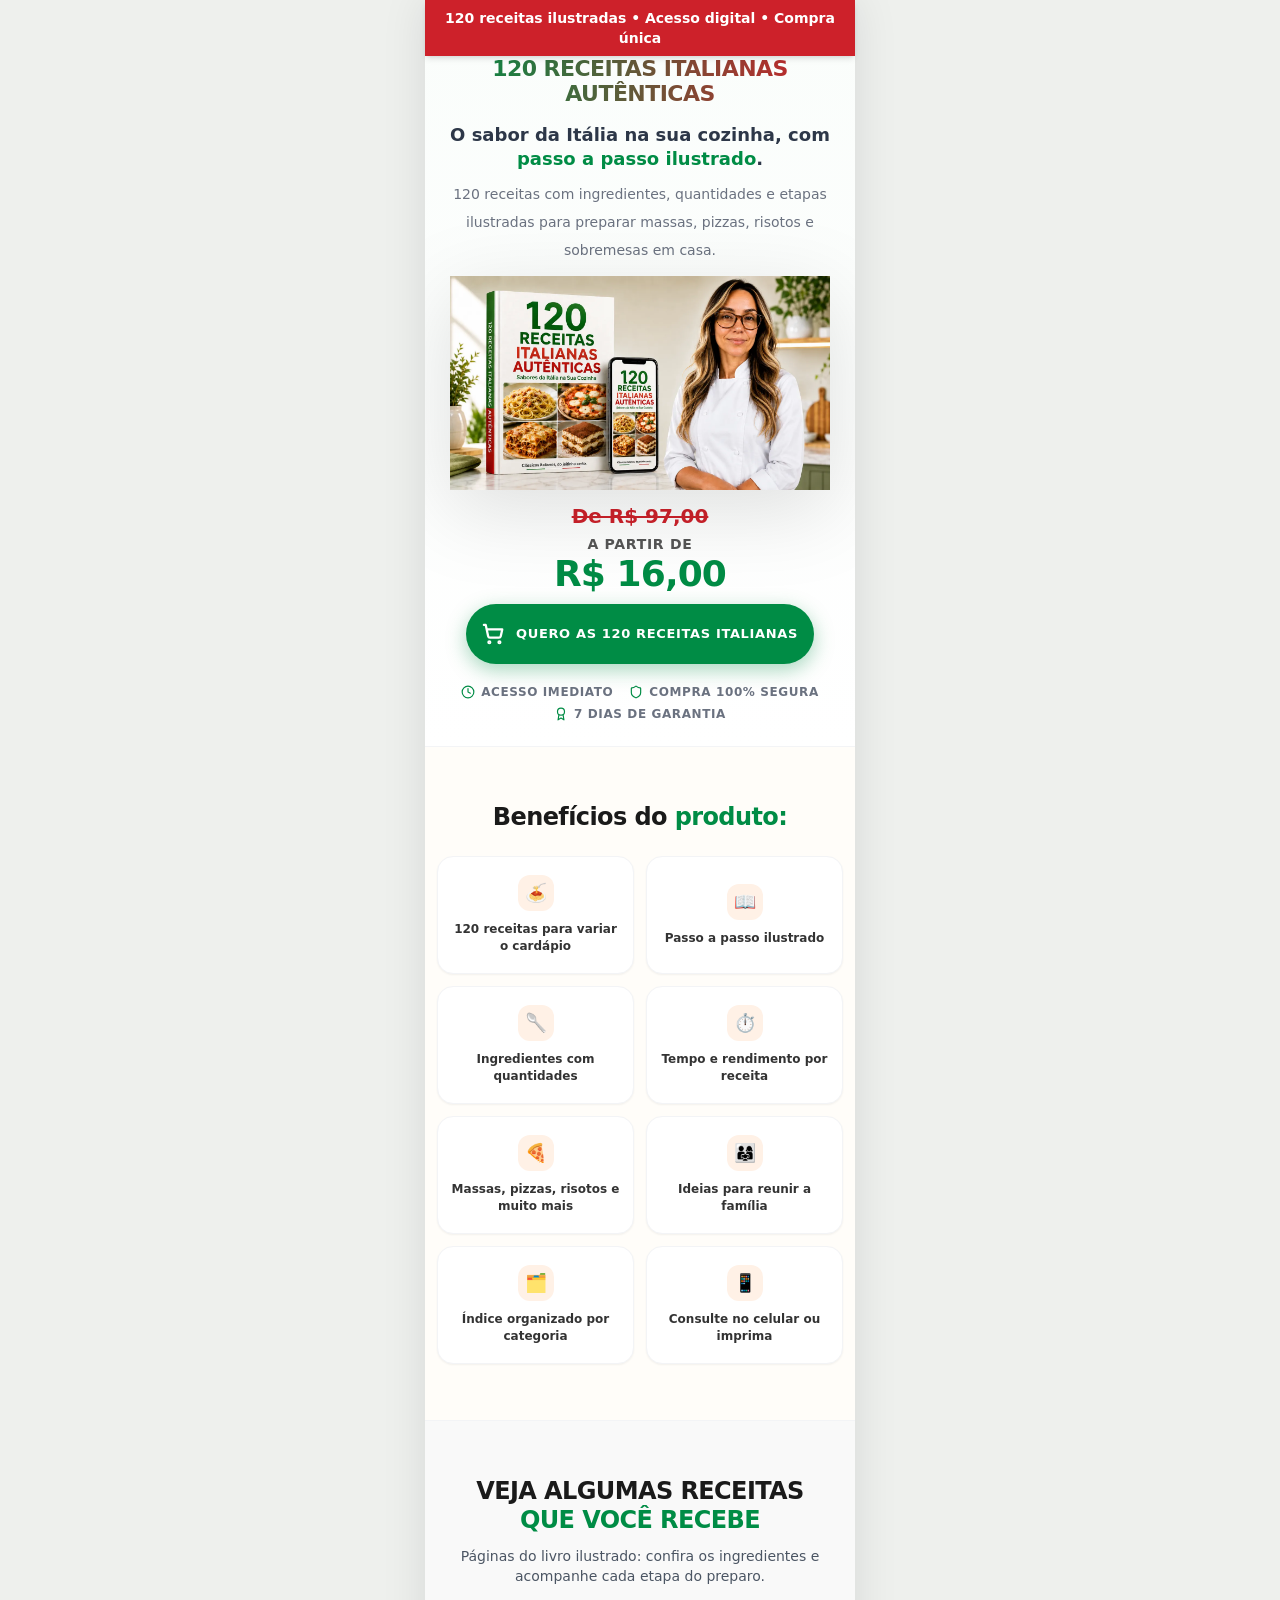
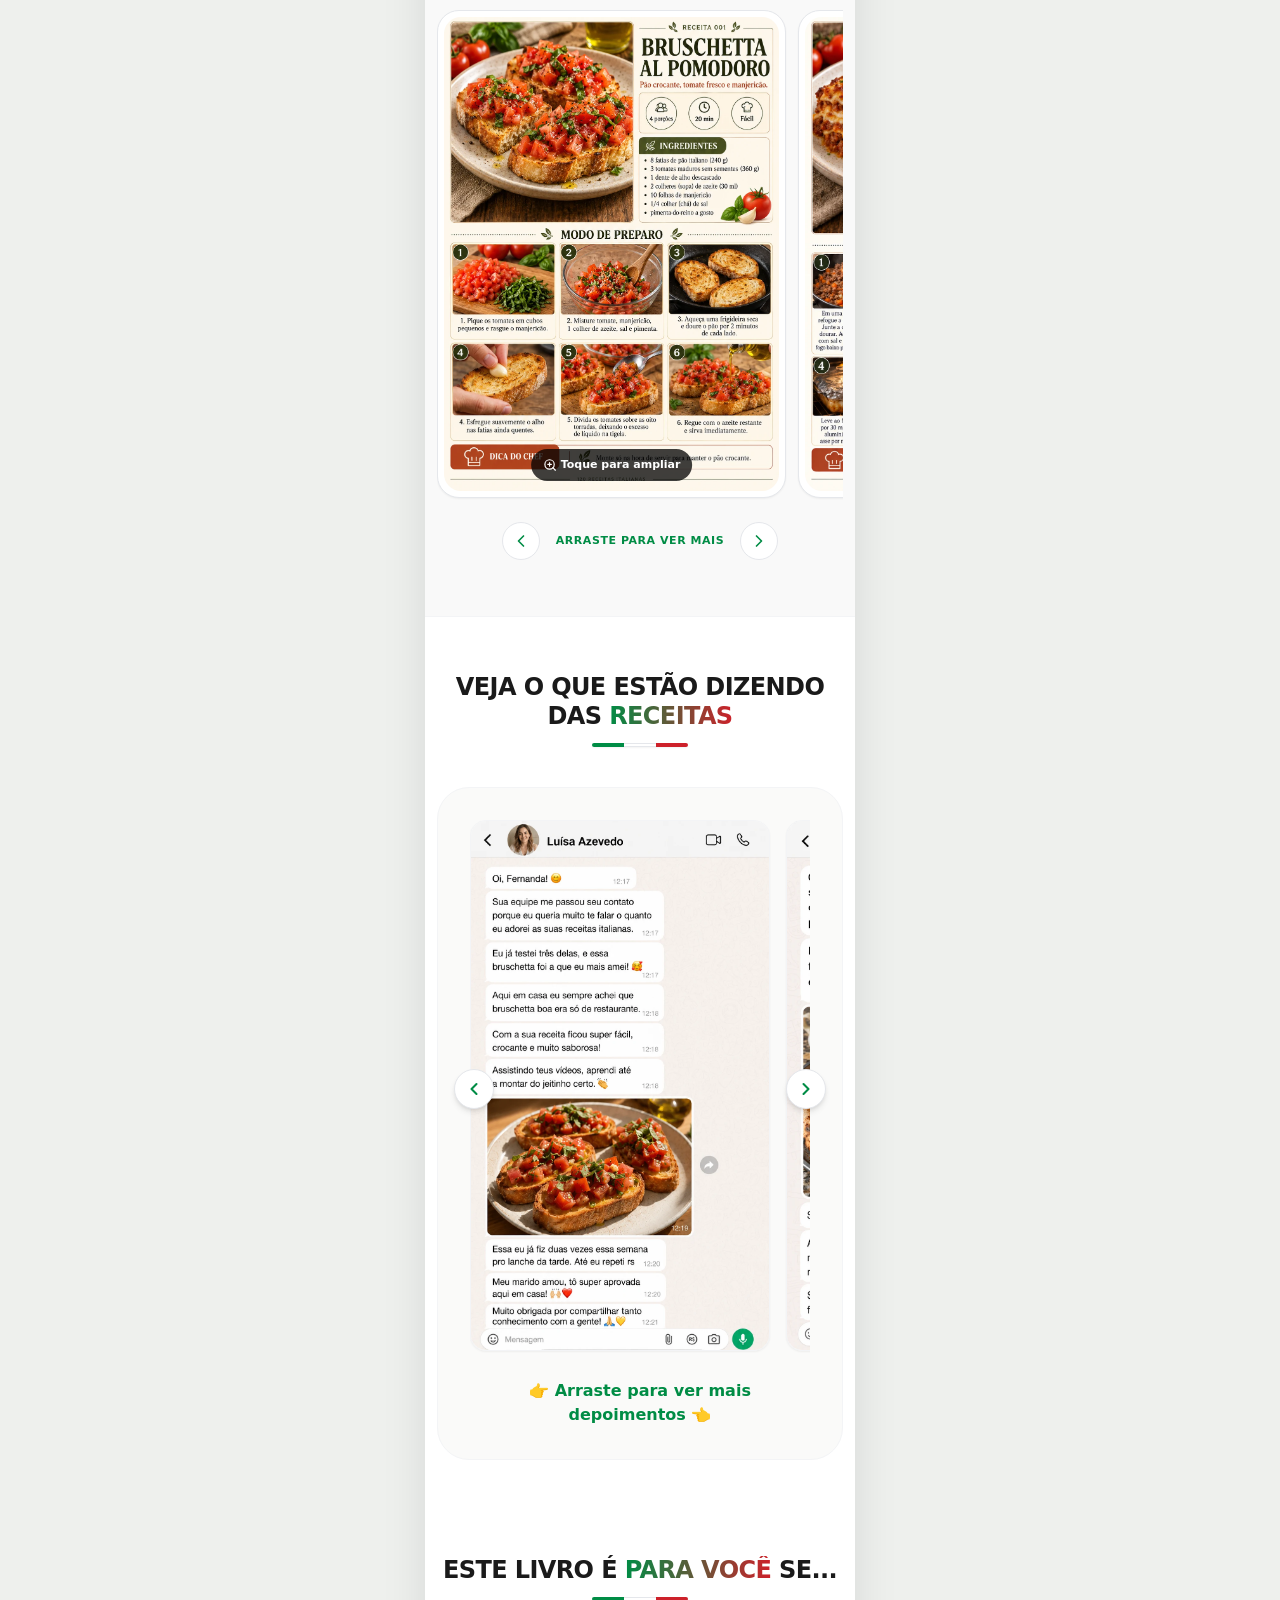
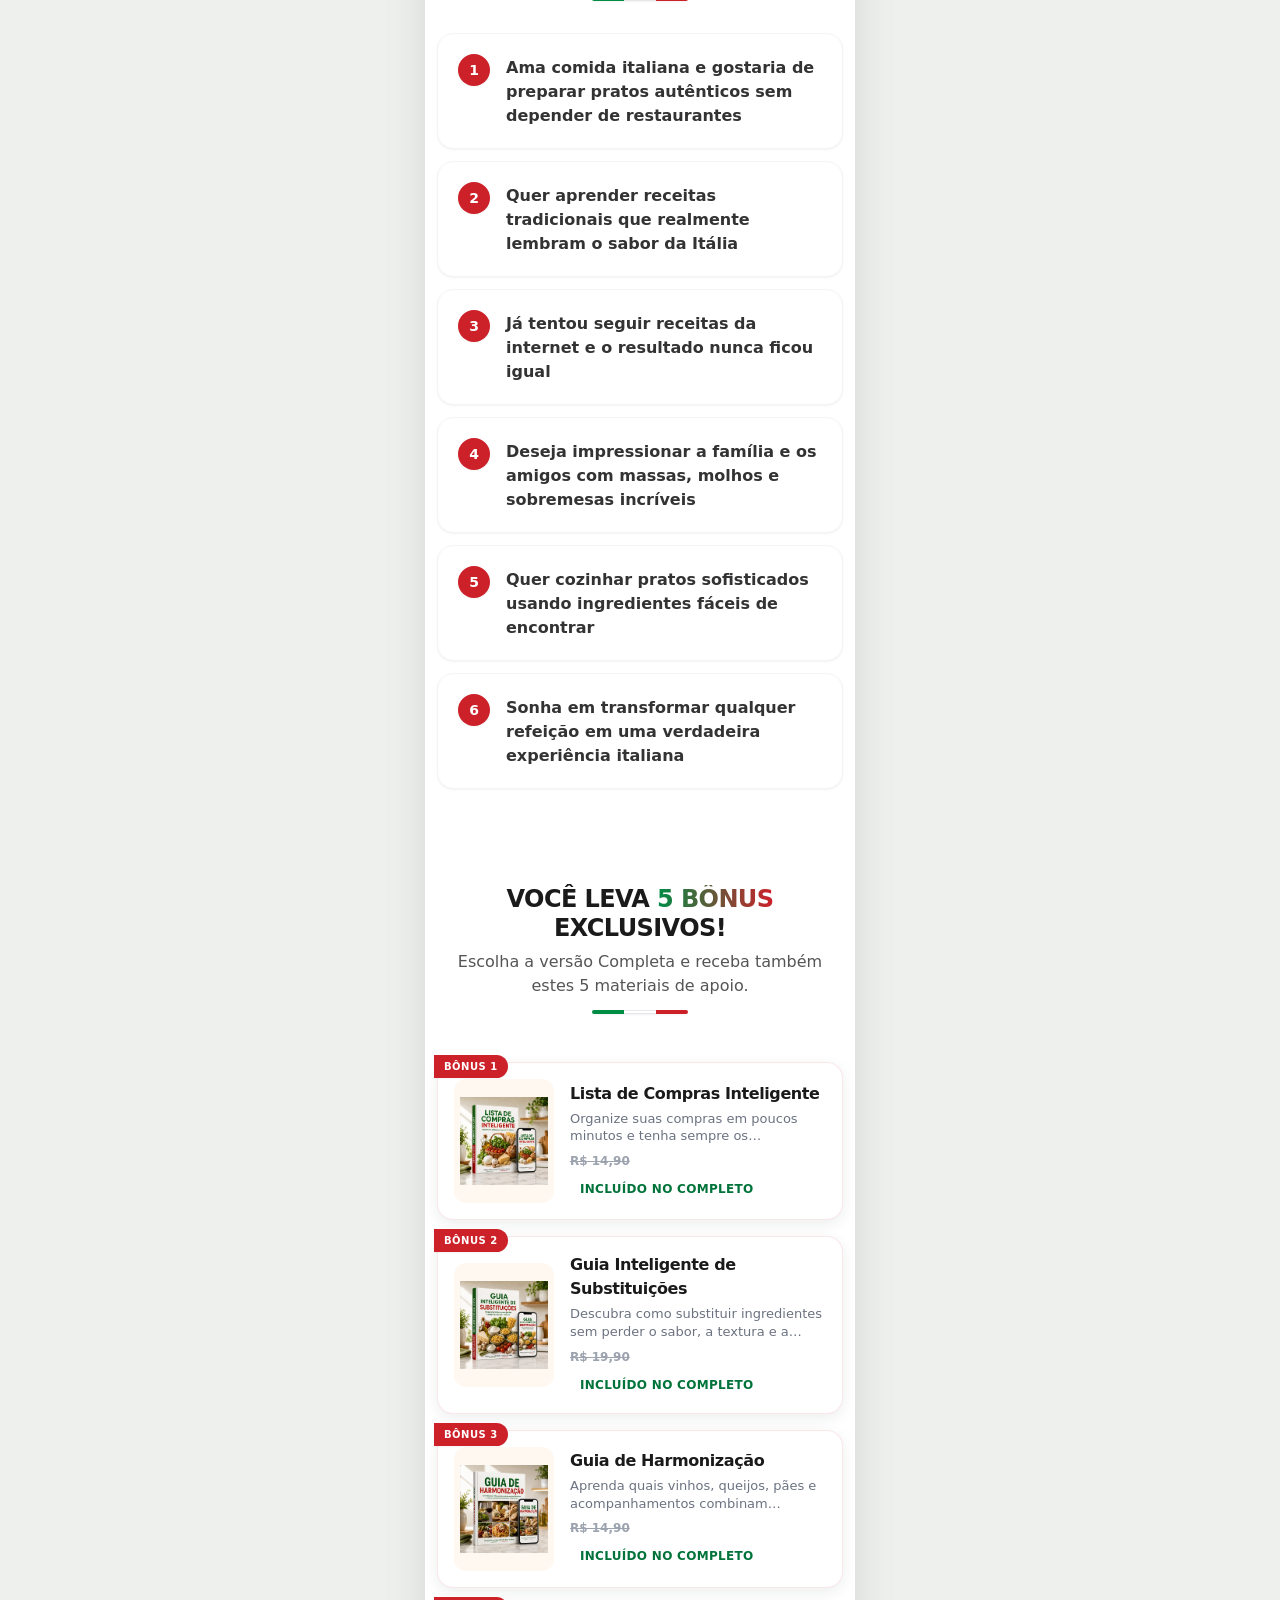
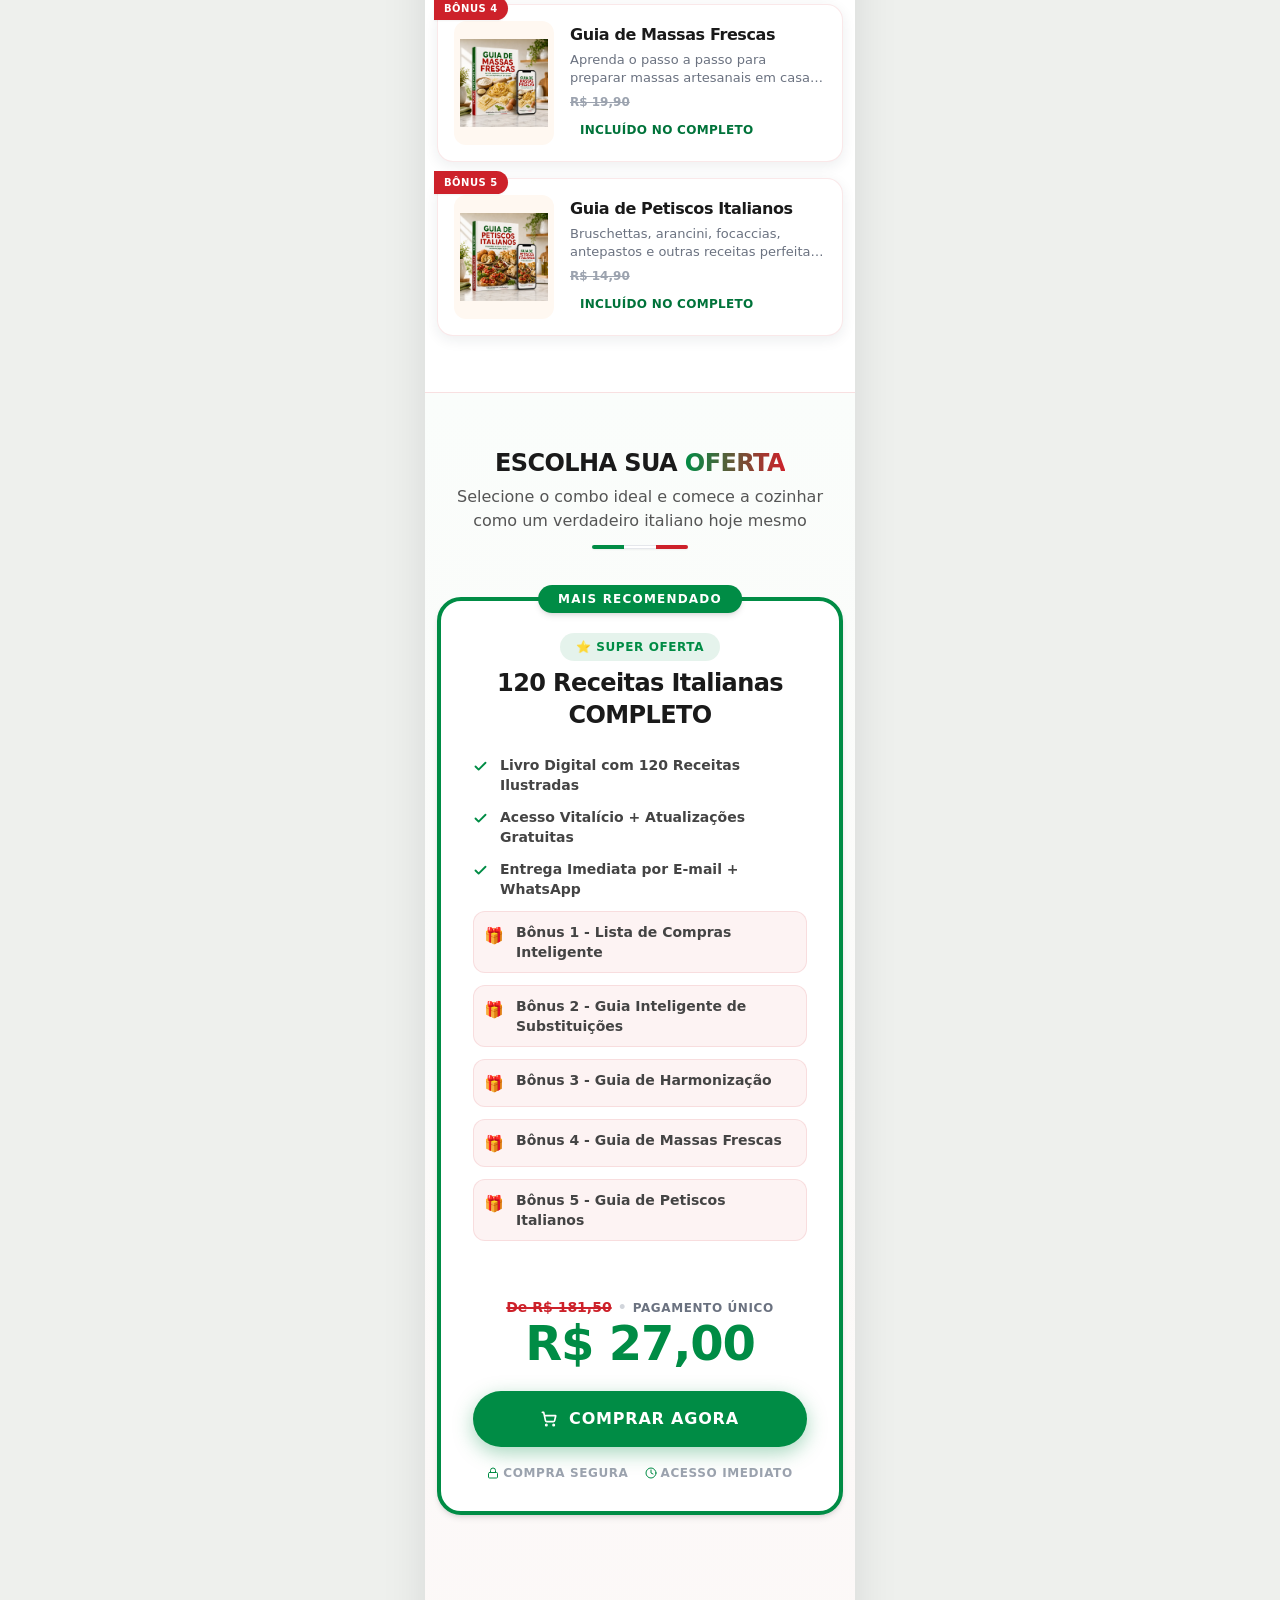
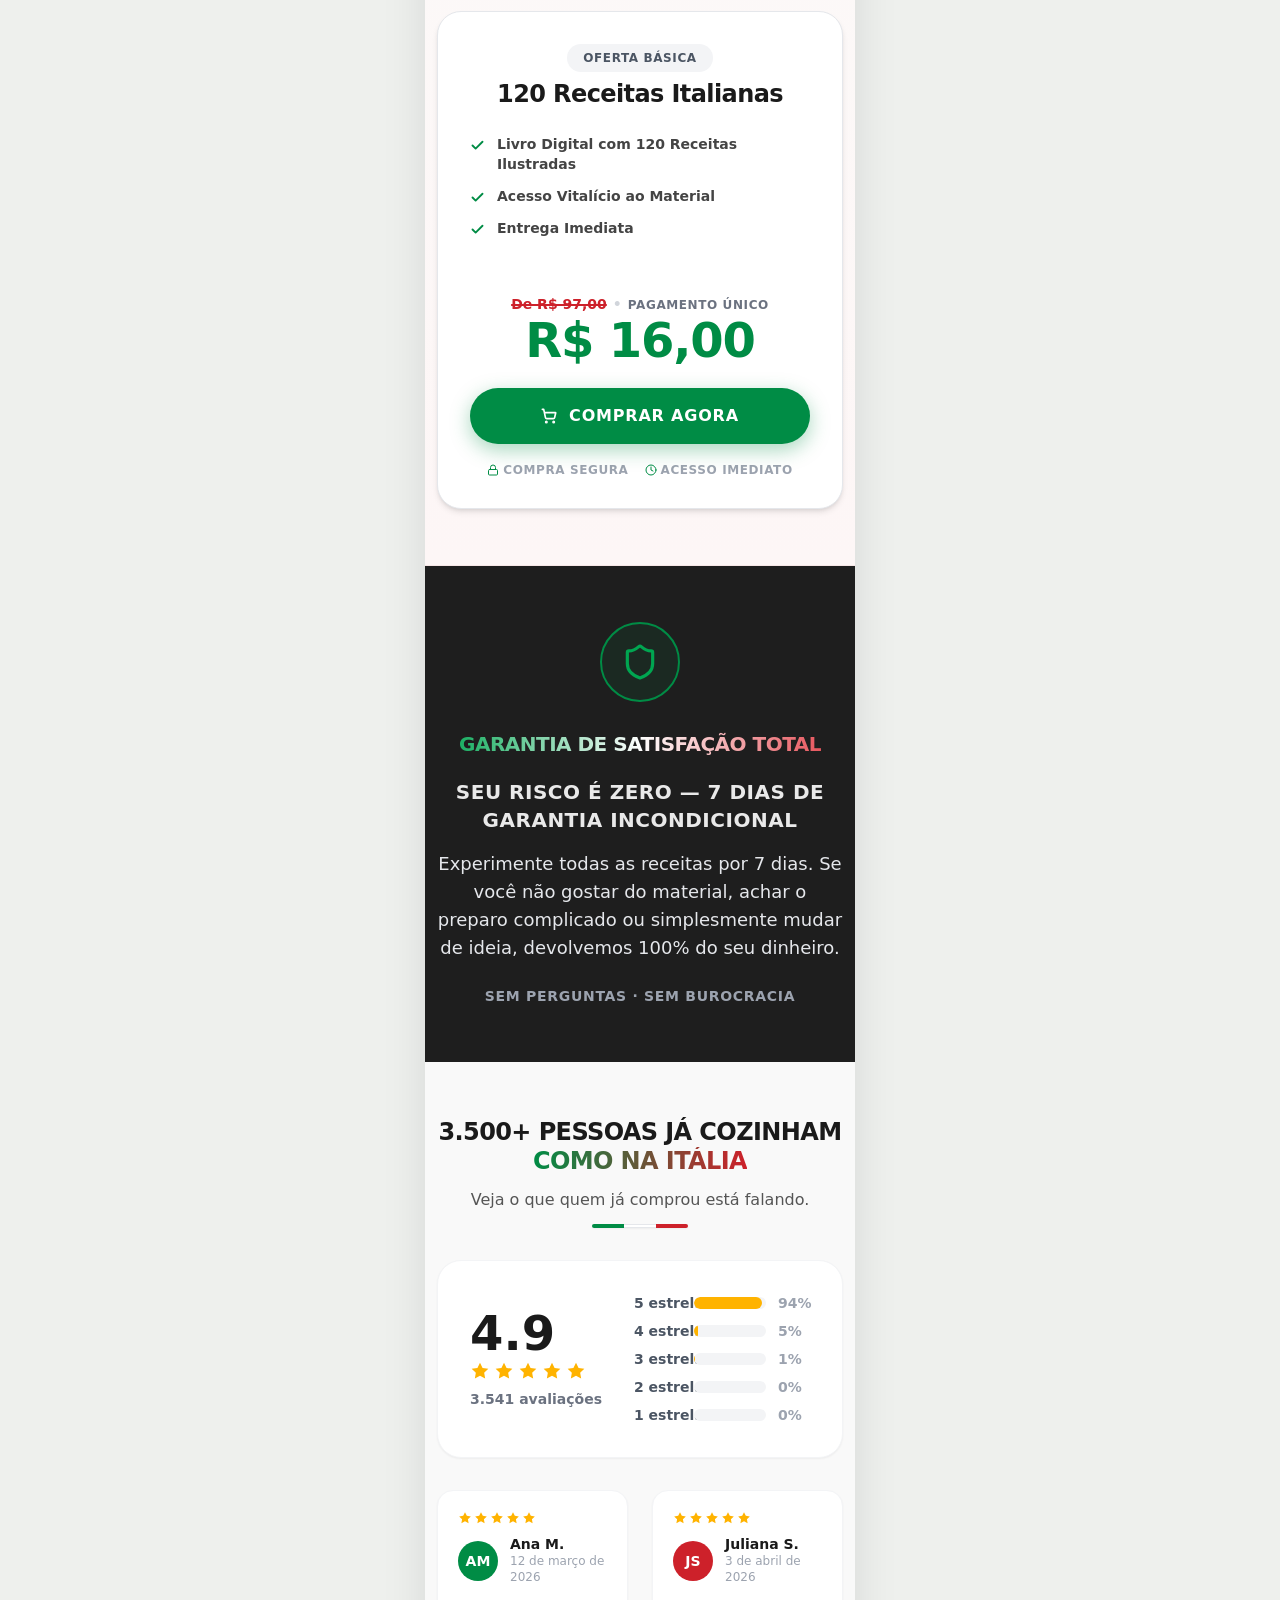
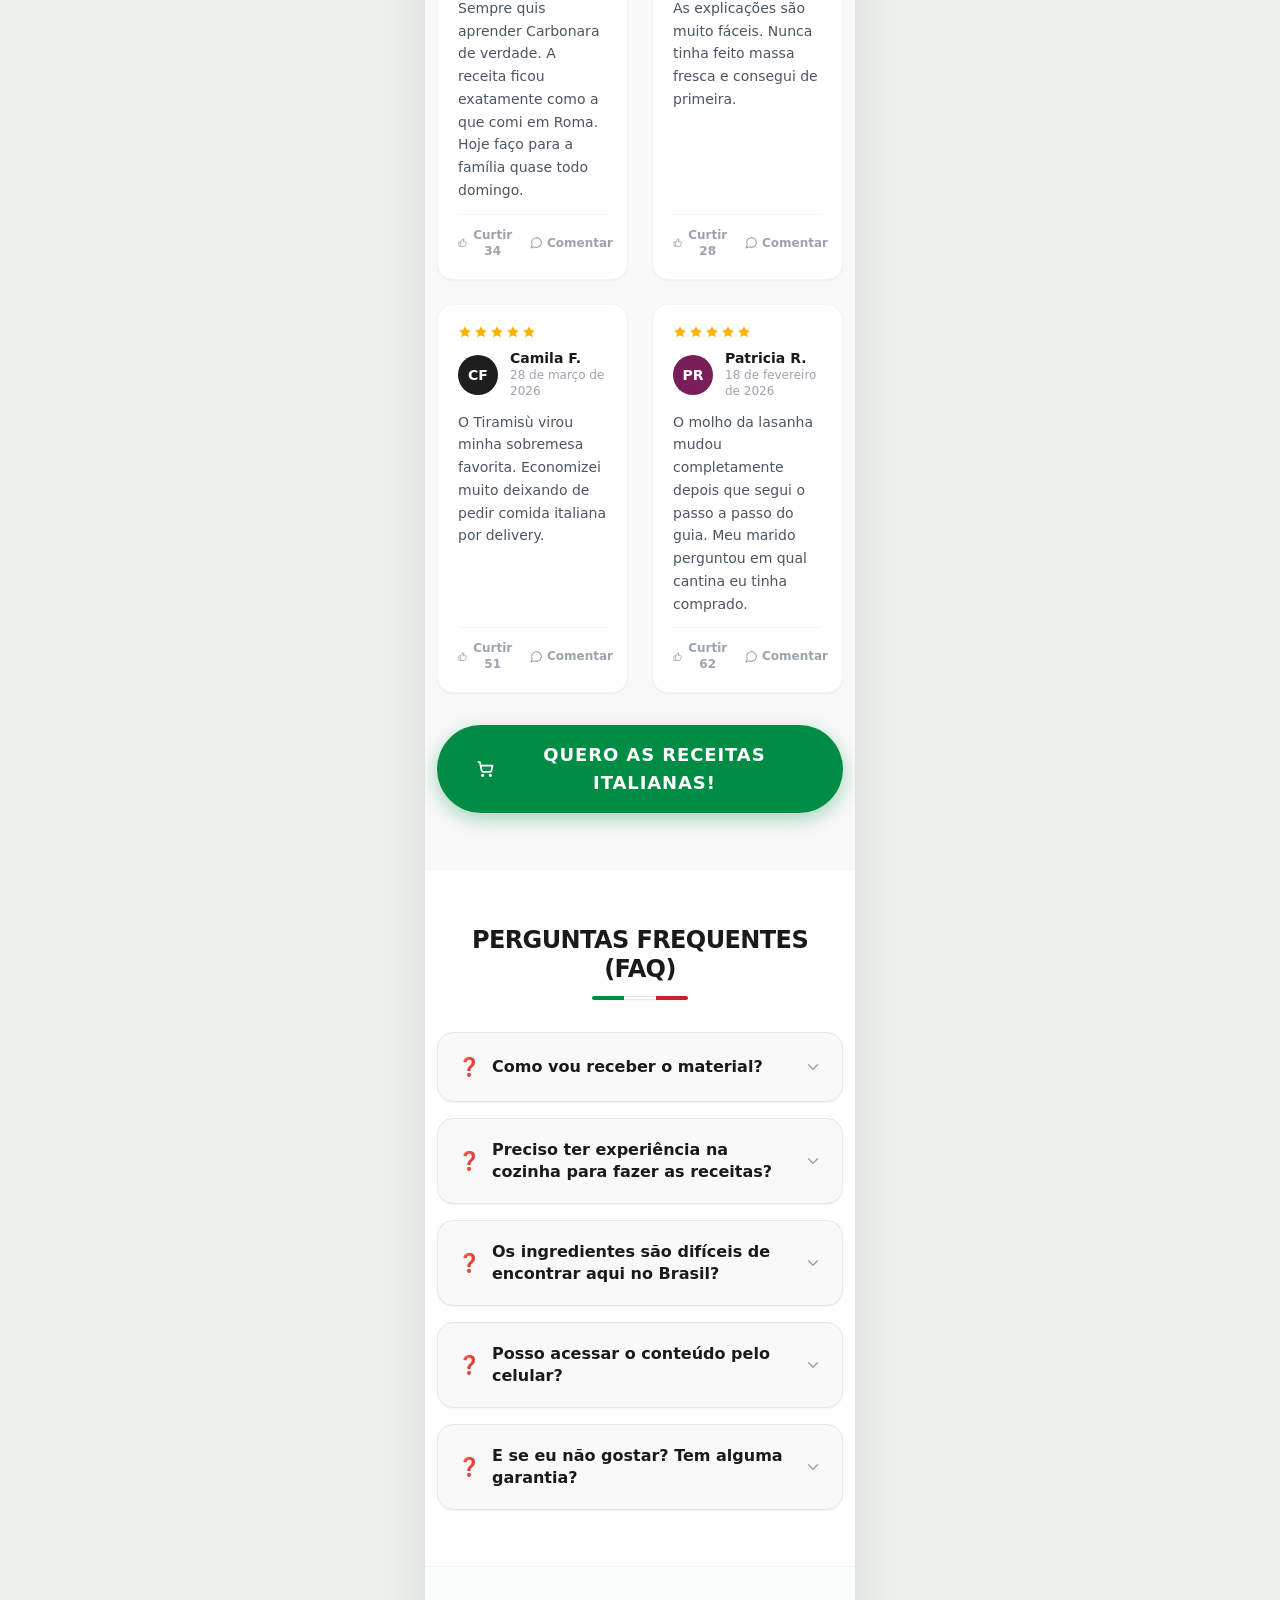
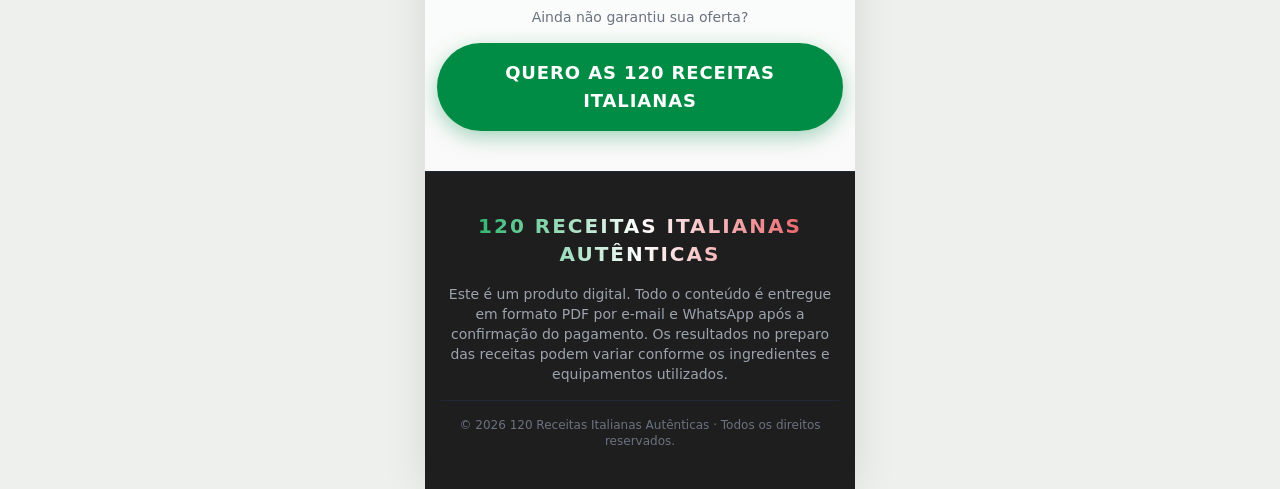
<file: g/index.html>
<!doctype html>
<html lang="pt-BR">

<head>
  <meta charset="UTF-8" />
  <!-- Google Tag Manager -->
  <script async src="https://www.googletagmanager.com/gtm.js?id=GTM-5VBN6BFN"></script>
  <!-- Google tag (gtag.js) - Google Ads -->
  <script async src="https://www.googletagmanager.com/gtag/js?id=AW-18483685352"></script>
  <script>
    window.dataLayer = window.dataLayer || [];
    function gtag(){dataLayer.push(arguments);}
    gtag('js', new Date());
    gtag('config', 'AW-18483685352');
  </script>
  <!-- /Google Tag Manager -->
  <link rel="icon" href="data:image/svg+xml,<svg xmlns='http://www.w3.org/2000/svg' viewBox='0 0 100 100'><text y='.9em' font-size='90'>🍝</text></svg>" />
  <meta name="viewport" content="width=device-width, initial-scale=1.0" />
  <title>120 Receitas Italianas Autênticas</title>
  <meta name="description"
    content="120 receitas italianas com ingredientes, quantidades e passo a passo ilustrado. Massas, pizzas, risotos e sobremesas em um livro digital para consultar na cozinha." />

  <meta property="og:type" content="website" />
  <meta property="og:locale" content="pt_BR" />
  <meta property="og:url" content="https://120receitasitalianas.netlify.app/" />
  <meta property="og:title" content="120 Receitas Italianas Autênticas" />
  <meta property="og:description"
    content="120 receitas italianas com ingredientes, quantidades e passo a passo ilustrado. Massas, pizzas, risotos e sobremesas em um livro digital para consultar na cozinha." />
  <meta property="og:image" content="https://120receitasitalianas.netlify.app/banner_hero.webp" />
  <meta property="og:image:type" content="image/webp" />
  <meta property="og:image:width" content="1400" />
  <meta property="og:image:height" content="788" />
  <meta property="og:image:alt" content="120 Receitas Italianas Autênticas" />

  <meta name="twitter:card" content="summary_large_image" />
  <meta name="twitter:title" content="120 Receitas Italianas Autênticas" />
  <meta name="twitter:description"
    content="120 receitas italianas com ingredientes, quantidades e passo a passo ilustrado. Massas, pizzas, risotos e sobremesas em um livro digital para consultar na cozinha." />
  <meta name="twitter:image" content="https://120receitasitalianas.netlify.app/banner_hero.webp" />

  <!-- Abre cedo as ligações aos domínios de tracking/checkout para o pixel disparar mais rápido -->
  <link rel="preconnect" href="https://cdn.utmify.com.br" crossorigin />
  <link rel="dns-prefetch" href="https://cdn.utmify.com.br" />
  <link rel="dns-prefetch" href="https://www.clarity.ms" />
  <link rel="dns-prefetch" href="https://app.zuptos.com.br" />

  <script>
    window.pixelId = "6a679ff09a4f53e9bb8ce59e";
    var a = document.createElement("script");
    a.setAttribute("async", "");
    a.setAttribute("defer", "");
    a.setAttribute("src", "https://cdn.utmify.com.br/scripts/pixel/pixel.js");
    document.head.appendChild(a);
  </script>

  <script src="https://cdn.utmify.com.br/scripts/utms/latest.js" data-utmify-prevent-subids async defer></script>

  <!-- Microsoft Clarity -->
  <script type="text/javascript">
    (function(c,l,a,r,i,t,y){
        c[a]=c[a]||function(){(c[a].q=c[a].q||[]).push(arguments)};
        t=l.createElement(r);t.async=1;t.src="https://www.clarity.ms/tag/"+i;
        y=l.getElementsByTagName(r)[0];y.parentNode.insertBefore(t,y);
    })(window, document, "clarity", "script", "xt61g3t5o6");
  </script>
  <link rel="stylesheet" href="../assets/index-BymikRev.css">
<!-- Wiapy: o checkout não roda o Pixel; ele lê o fbc de ?fbclick= e o fbp de ?fbp=. Passa os da página no clique. -->
<script>(function(){function c(n){var m=document.cookie.match(new RegExp("(?:^|; )"+n+"=([^;]*)"));try{return m?decodeURIComponent(m[1]):null}catch(e){return null}}var u;function f(){if(u===undefined){u=null;try{var i=new URL(location.href).searchParams.get("fbclid");if(i)u="fb.1."+Date.now()+"."+i}catch(e){}}return u}function fix(e){var a=e.target&&e.target.closest&&e.target.closest("a[href]");if(!a)return;try{var h=new URL(a.href);if(h.hostname!=="pay.wiapy.com")return;var b=c("_fbc")||f(),p=c("_fbp");if(b)h.searchParams.set("fbclick",b);if(p)h.searchParams.set("fbp",p);if(a.href!==h.toString())a.href=h.toString()}catch(e){}}document.addEventListener("click",fix,true);document.addEventListener("auxclick",fix,true)})();</script>
</head>

<body>
  <div id="root"><div class="italian-sales mobile-first-offer min-h-screen bg-[#FDFDFD] text-[#1A1A1A] font-sans antialiased"><div class="fixed top-0 left-0 right-0 z-50 bg-[#CD212A] text-white text-center py-2 px-4 text-xs sm:text-sm font-bold shadow-md flex items-center justify-center"><span>120 receitas ilustradas • Acesso digital • Compra única</span></div><header class="bg-gradient-to-b from-[#FAFDFB] to-[#FFFFFF] pt-14 sm:pt-20 pb-6 sm:pb-10 px-4 sm:px-6"><div class="front-hero-content max-w-4xl mx-auto text-center w-full flex flex-col"><h1 class="front-hero-title text-[24px] sm:text-3xl md:text-4xl lg:text-5xl font-black leading-[1.1] sm:leading-tight tracking-tight uppercase mb-3 max-w-3xl mx-auto pb-1 bg-gradient-to-r from-[#008C45] to-[#CD212A] bg-clip-text text-transparent">120 Receitas Italianas Autênticas</h1><h2 class="front-hero-subtitle text-lg sm:text-2xl md:text-3xl font-extrabold text-[#2D3748] max-w-3xl mx-auto leading-snug mb-2">O sabor da Itália na sua cozinha, com <span class="text-[#008C45]">passo a passo ilustrado</span>.</h2><p class="front-hero-description text-gray-500 text-[14px] sm:text-lg md:text-xl font-medium max-w-2xl mx-auto leading-relaxed mb-3 sm:mb-5 px-2 sm:px-0">120 receitas com ingredientes, quantidades e etapas ilustradas para preparar massas, pizzas, risotos e sobremesas em casa.</p><div class="front-hero-mockup mb-3 sm:mb-6 relative flex justify-center max-w-[380px] sm:max-w-xl md:max-w-2xl lg:max-w-3xl mx-auto"><div class="absolute inset-0 bg-gradient-to-tr from-[#008C45]/10 to-[#CD212A]/10 rounded-full filter blur-3xl opacity-50 -z-10 w-80 h-80 sm:w-[480px] sm:h-[480px] mx-auto my-auto"></div><img src="../banner_hero.webp" alt="120 Receitas Italianas Autênticas - Combo Completo" class="w-full h-auto object-contain transform hover:scale-105 transition duration-500 drop-shadow-[0_20px_40px_rgba(0,0,0,0.12)]" width="1400" height="788" fetchpriority="high" decoding="async"></div><div class="mb-3 flex flex-col items-center justify-center text-center"><span class="text-[#CD212A] text-base sm:text-xl font-extrabold line-through decoration-[#CD212A] decoration-2">De R$ 97,00</span><span class="text-[#555555] text-xs sm:text-sm font-bold uppercase tracking-wider mt-1">a partir de</span><span class="front-hero-price text-[#008C45] text-4xl sm:text-6xl md:text-7xl font-black tracking-tight mt-0.5">R$ 16,00</span></div><div class="mb-3 sm:mb-4"><button class="bg-[#008C45] hover:bg-[#00733A] text-white font-extrabold py-4 px-8 sm:px-10 rounded-full shadow-[0_6px_20px_rgba(0,140,69,0.35)] hover:shadow-[0_10px_25px_rgba(0,140,69,0.5)] transform transition duration-300 hover:scale-105 active:scale-95 inline-flex items-center justify-center gap-3 uppercase tracking-wider text-sm sm:text-base md:text-lg animate-pulse-cta  !py-4 !px-4 !text-[13px] !max-w-full"><svg xmlns="http://www.w3.org/2000/svg" width="20" height="20" viewBox="0 0 24 24" fill="none" stroke="currentColor" stroke-width="2.5" stroke-linecap="round" stroke-linejoin="round" class="lucide lucide-shopping-cart sm:w-[22px] sm:h-[22px]"><circle cx="8" cy="21" r="1"></circle><circle cx="19" cy="21" r="1"></circle><path d="M2.05 2.05h2l2.66 12.42a2 2 0 0 0 2 1.58h9.78a2 2 0 0 0 1.95-1.57l1.65-7.43H5.12"></path></svg>QUERO AS 120 RECEITAS ITALIANAS</button></div><div class="flex flex-wrap items-center justify-center gap-x-4 gap-y-1.5 mt-1 text-xs text-gray-500 font-bold uppercase tracking-wider"><div class="flex items-center gap-1.5"><svg xmlns="http://www.w3.org/2000/svg" width="14" height="14" viewBox="0 0 24 24" fill="none" stroke="currentColor" stroke-width="2" stroke-linecap="round" stroke-linejoin="round" class="lucide lucide-clock text-[#008C45]"><circle cx="12" cy="12" r="10"></circle><polyline points="12 6 12 12 16 14"></polyline></svg><span>Acesso Imediato</span></div><div class="flex items-center gap-1.5"><svg xmlns="http://www.w3.org/2000/svg" width="14" height="14" viewBox="0 0 24 24" fill="none" stroke="currentColor" stroke-width="2" stroke-linecap="round" stroke-linejoin="round" class="lucide lucide-shield text-[#008C45]"><path d="M20 13c0 5-3.5 7.5-7.66 8.95a1 1 0 0 1-.67-.01C7.5 20.5 4 18 4 13V6a1 1 0 0 1 1-1c2 0 4.5-1.2 6.24-2.72a1.17 1.17 0 0 1 1.52 0C14.51 3.81 17 5 19 5a1 1 0 0 1 1 1z"></path></svg><span>Compra 100% Segura</span></div><div class="flex items-center gap-1.5"><svg xmlns="http://www.w3.org/2000/svg" width="14" height="14" viewBox="0 0 24 24" fill="none" stroke="currentColor" stroke-width="2" stroke-linecap="round" stroke-linejoin="round" class="lucide lucide-award text-[#008C45]"><circle cx="12" cy="8" r="6"></circle><path d="M15.477 12.89 17 22l-5-3-5 3 1.523-9.11"></path></svg><span>7 Dias de Garantia</span></div></div></div></header><section class="border-y border-gray-100 bg-[#FFFDF9] px-3 py-9 sm:py-14" aria-labelledby="benefits-title"><div class="mx-auto max-w-5xl"><h2 id="benefits-title" class="mb-6 text-center text-[28px] font-black leading-tight tracking-tight">Benefícios do <span class="text-[#008C45]">produto:</span></h2><div class="front-benefits-grid grid grid-cols-2 gap-3 md:grid-cols-4"><div class="flex min-h-[118px] flex-col items-center justify-center gap-2.5 rounded-2xl border border-gray-100 bg-white px-3 py-3 text-center shadow-sm"><span aria-hidden="true" class="flex h-9 w-9 items-center justify-center rounded-xl bg-[#FFF1E6] text-lg">🍝</span><p class="text-xs font-extrabold leading-snug text-[#333333]">120 receitas para variar o cardápio</p></div><div class="flex min-h-[118px] flex-col items-center justify-center gap-2.5 rounded-2xl border border-gray-100 bg-white px-3 py-3 text-center shadow-sm"><span aria-hidden="true" class="flex h-9 w-9 items-center justify-center rounded-xl bg-[#FFF1E6] text-lg">📖</span><p class="text-xs font-extrabold leading-snug text-[#333333]">Passo a passo ilustrado</p></div><div class="flex min-h-[118px] flex-col items-center justify-center gap-2.5 rounded-2xl border border-gray-100 bg-white px-3 py-3 text-center shadow-sm"><span aria-hidden="true" class="flex h-9 w-9 items-center justify-center rounded-xl bg-[#FFF1E6] text-lg">🥄</span><p class="text-xs font-extrabold leading-snug text-[#333333]">Ingredientes com quantidades</p></div><div class="flex min-h-[118px] flex-col items-center justify-center gap-2.5 rounded-2xl border border-gray-100 bg-white px-3 py-3 text-center shadow-sm"><span aria-hidden="true" class="flex h-9 w-9 items-center justify-center rounded-xl bg-[#FFF1E6] text-lg">⏱️</span><p class="text-xs font-extrabold leading-snug text-[#333333]">Tempo e rendimento por receita</p></div><div class="flex min-h-[118px] flex-col items-center justify-center gap-2.5 rounded-2xl border border-gray-100 bg-white px-3 py-3 text-center shadow-sm"><span aria-hidden="true" class="flex h-9 w-9 items-center justify-center rounded-xl bg-[#FFF1E6] text-lg">🍕</span><p class="text-xs font-extrabold leading-snug text-[#333333]">Massas, pizzas, risotos e muito mais</p></div><div class="flex min-h-[118px] flex-col items-center justify-center gap-2.5 rounded-2xl border border-gray-100 bg-white px-3 py-3 text-center shadow-sm"><span aria-hidden="true" class="flex h-9 w-9 items-center justify-center rounded-xl bg-[#FFF1E6] text-lg">👨‍👩‍👧</span><p class="text-xs font-extrabold leading-snug text-[#333333]">Ideias para reunir a família</p></div><div class="flex min-h-[118px] flex-col items-center justify-center gap-2.5 rounded-2xl border border-gray-100 bg-white px-3 py-3 text-center shadow-sm"><span aria-hidden="true" class="flex h-9 w-9 items-center justify-center rounded-xl bg-[#FFF1E6] text-lg">🗂️</span><p class="text-xs font-extrabold leading-snug text-[#333333]">Índice organizado por categoria</p></div><div class="flex min-h-[118px] flex-col items-center justify-center gap-2.5 rounded-2xl border border-gray-100 bg-white px-3 py-3 text-center shadow-sm"><span aria-hidden="true" class="flex h-9 w-9 items-center justify-center rounded-xl bg-[#FFF1E6] text-lg">📱</span><p class="text-xs font-extrabold leading-snug text-[#333333]">Consulte no celular ou imprima</p></div></div></div></section><section class="overflow-hidden border-b border-gray-100 bg-[#F9F9F9] px-3 py-9 sm:py-14" aria-labelledby="inside-book-title"><div class="mx-auto max-w-5xl"><h2 id="inside-book-title" class="text-center text-2xl font-black uppercase leading-tight tracking-tight">Veja algumas receitas<br><span class="text-[#008C45]">que você recebe</span></h2><p class="mx-auto mb-6 mt-3 max-w-xl text-center text-sm text-gray-600">Páginas do livro ilustrado: confira os ingredientes e acompanhe cada etapa do preparo.</p><div class="no-scrollbar flex snap-x snap-mandatory gap-3 overflow-x-auto pb-3" aria-label="Amostras do livro digital"><button type="button" aria-label="Ampliar receita: Bruschetta al Pomodoro" class="relative w-[86%] max-w-[390px] shrink-0 snap-start overflow-hidden rounded-[22px] border border-gray-200 bg-white p-1.5 shadow-sm"><img src="../amostras/receita-001.webp" alt="Página ilustrada de Bruschetta al Pomodoro, com ingredientes e seis etapas de preparo" width="1055" height="1491" loading="lazy" decoding="async" class="h-auto w-full rounded-[17px]"><span class="absolute bottom-4 left-1/2 flex -translate-x-1/2 items-center gap-1 whitespace-nowrap rounded-full bg-black/75 px-3 py-2 text-[11px] font-bold text-white"><svg xmlns="http://www.w3.org/2000/svg" width="14" height="14" viewBox="0 0 24 24" fill="none" stroke="currentColor" stroke-width="2" stroke-linecap="round" stroke-linejoin="round" class="lucide lucide-zoom-in "><circle cx="11" cy="11" r="8"></circle><line x1="21" x2="16.65" y1="21" y2="16.65"></line><line x1="11" x2="11" y1="8" y2="14"></line><line x1="8" x2="14" y1="11" y2="11"></line></svg>Toque para ampliar</span></button><button type="button" aria-label="Ampliar receita: Lasanha à Bolonhesa" class="relative w-[86%] max-w-[390px] shrink-0 snap-start overflow-hidden rounded-[22px] border border-gray-200 bg-white p-1.5 shadow-sm"><img src="../amostras/receita-024.webp" alt="Página ilustrada de Lasanha à Bolonhesa, com ingredientes e seis etapas de preparo" width="1055" height="1491" loading="lazy" decoding="async" class="h-auto w-full rounded-[17px]"><span class="absolute bottom-4 left-1/2 flex -translate-x-1/2 items-center gap-1 whitespace-nowrap rounded-full bg-black/75 px-3 py-2 text-[11px] font-bold text-white"><svg xmlns="http://www.w3.org/2000/svg" width="14" height="14" viewBox="0 0 24 24" fill="none" stroke="currentColor" stroke-width="2" stroke-linecap="round" stroke-linejoin="round" class="lucide lucide-zoom-in "><circle cx="11" cy="11" r="8"></circle><line x1="21" x2="16.65" y1="21" y2="16.65"></line><line x1="11" x2="11" y1="8" y2="14"></line><line x1="8" x2="14" y1="11" y2="11"></line></svg>Toque para ampliar</span></button><button type="button" aria-label="Ampliar receita: Risoto alla Milanese" class="relative w-[86%] max-w-[390px] shrink-0 snap-start overflow-hidden rounded-[22px] border border-gray-200 bg-white p-1.5 shadow-sm"><img src="../amostras/receita-031.webp" alt="Página ilustrada de Risoto alla Milanese, com ingredientes e seis etapas de preparo" width="1055" height="1491" loading="lazy" decoding="async" class="h-auto w-full rounded-[17px]"><span class="absolute bottom-4 left-1/2 flex -translate-x-1/2 items-center gap-1 whitespace-nowrap rounded-full bg-black/75 px-3 py-2 text-[11px] font-bold text-white"><svg xmlns="http://www.w3.org/2000/svg" width="14" height="14" viewBox="0 0 24 24" fill="none" stroke="currentColor" stroke-width="2" stroke-linecap="round" stroke-linejoin="round" class="lucide lucide-zoom-in "><circle cx="11" cy="11" r="8"></circle><line x1="21" x2="16.65" y1="21" y2="16.65"></line><line x1="11" x2="11" y1="8" y2="14"></line><line x1="8" x2="14" y1="11" y2="11"></line></svg>Toque para ampliar</span></button><button type="button" aria-label="Ampliar receita: Pizza Margherita" class="relative w-[86%] max-w-[390px] shrink-0 snap-start overflow-hidden rounded-[22px] border border-gray-200 bg-white p-1.5 shadow-sm"><img src="../amostras/receita-046.webp" alt="Página ilustrada de Pizza Margherita, com ingredientes e seis etapas de preparo" width="1055" height="1491" loading="lazy" decoding="async" class="h-auto w-full rounded-[17px]"><span class="absolute bottom-4 left-1/2 flex -translate-x-1/2 items-center gap-1 whitespace-nowrap rounded-full bg-black/75 px-3 py-2 text-[11px] font-bold text-white"><svg xmlns="http://www.w3.org/2000/svg" width="14" height="14" viewBox="0 0 24 24" fill="none" stroke="currentColor" stroke-width="2" stroke-linecap="round" stroke-linejoin="round" class="lucide lucide-zoom-in "><circle cx="11" cy="11" r="8"></circle><line x1="21" x2="16.65" y1="21" y2="16.65"></line><line x1="11" x2="11" y1="8" y2="14"></line><line x1="8" x2="14" y1="11" y2="11"></line></svg>Toque para ampliar</span></button><button type="button" aria-label="Ampliar receita: Abobrinha Recheada" class="relative w-[86%] max-w-[390px] shrink-0 snap-start overflow-hidden rounded-[22px] border border-gray-200 bg-white p-1.5 shadow-sm"><img src="../amostras/receita-077.webp" alt="Página ilustrada de Abobrinha Recheada, com ingredientes e seis etapas de preparo" width="1055" height="1491" loading="lazy" decoding="async" class="h-auto w-full rounded-[17px]"><span class="absolute bottom-4 left-1/2 flex -translate-x-1/2 items-center gap-1 whitespace-nowrap rounded-full bg-black/75 px-3 py-2 text-[11px] font-bold text-white"><svg xmlns="http://www.w3.org/2000/svg" width="14" height="14" viewBox="0 0 24 24" fill="none" stroke="currentColor" stroke-width="2" stroke-linecap="round" stroke-linejoin="round" class="lucide lucide-zoom-in "><circle cx="11" cy="11" r="8"></circle><line x1="21" x2="16.65" y1="21" y2="16.65"></line><line x1="11" x2="11" y1="8" y2="14"></line><line x1="8" x2="14" y1="11" y2="11"></line></svg>Toque para ampliar</span></button><button type="button" aria-label="Ampliar receita: Cannoli Siciliani" class="relative w-[86%] max-w-[390px] shrink-0 snap-start overflow-hidden rounded-[22px] border border-gray-200 bg-white p-1.5 shadow-sm"><img src="../amostras/receita-108.webp" alt="Página ilustrada de Cannoli Siciliani, com ingredientes e seis etapas de preparo" width="1055" height="1491" loading="lazy" decoding="async" class="h-auto w-full rounded-[17px]"><span class="absolute bottom-4 left-1/2 flex -translate-x-1/2 items-center gap-1 whitespace-nowrap rounded-full bg-black/75 px-3 py-2 text-[11px] font-bold text-white"><svg xmlns="http://www.w3.org/2000/svg" width="14" height="14" viewBox="0 0 24 24" fill="none" stroke="currentColor" stroke-width="2" stroke-linecap="round" stroke-linejoin="round" class="lucide lucide-zoom-in "><circle cx="11" cy="11" r="8"></circle><line x1="21" x2="16.65" y1="21" y2="16.65"></line><line x1="11" x2="11" y1="8" y2="14"></line><line x1="8" x2="14" y1="11" y2="11"></line></svg>Toque para ampliar</span></button></div><div class="mt-3 flex items-center justify-center gap-4 text-[#008C45]"><button type="button" aria-label="Receita anterior" class="rounded-full border border-gray-200 bg-white p-2"><svg xmlns="http://www.w3.org/2000/svg" width="20" height="20" viewBox="0 0 24 24" fill="none" stroke="currentColor" stroke-width="2" stroke-linecap="round" stroke-linejoin="round" class="lucide lucide-chevron-left "><path d="m15 18-6-6 6-6"></path></svg></button><span class="text-[11px] font-extrabold uppercase tracking-wider">Arraste para ver mais</span><button type="button" aria-label="Próxima receita" class="rounded-full border border-gray-200 bg-white p-2"><svg xmlns="http://www.w3.org/2000/svg" width="20" height="20" viewBox="0 0 24 24" fill="none" stroke="currentColor" stroke-width="2" stroke-linecap="round" stroke-linejoin="round" class="lucide lucide-chevron-right "><path d="m9 18 6-6-6-6"></path></svg></button></div><dialog class="book-dialog" aria-label="Página ampliada: Bruschetta al Pomodoro"><button type="button" aria-label="Fechar receita ampliada" class="z-10 rounded-full bg-[#008C45] p-3 text-white shadow-lg"><svg xmlns="http://www.w3.org/2000/svg" width="22" height="22" viewBox="0 0 24 24" fill="none" stroke="currentColor" stroke-width="2" stroke-linecap="round" stroke-linejoin="round" class="lucide lucide-x "><path d="M18 6 6 18"></path><path d="m6 6 12 12"></path></svg></button></dialog></div></section><section class="py-10 px-4 sm:py-14 bg-white"><div class="max-w-5xl mx-auto"><div class="text-center mb-8 sm:mb-10"><h2 class="text-2xl sm:text-3xl md:text-4xl font-extrabold text-[#1A1A1A] uppercase tracking-tight">VEJA O QUE ESTÃO DIZENDO DAS <span class="bg-gradient-to-r from-[#008C45] to-[#CD212A] bg-clip-text text-transparent">RECEITAS</span></h2><div class="mx-auto mt-3 flex h-1 w-24 overflow-hidden rounded-full shadow-sm "><span class="flex-1 bg-[#008C45]"></span><span class="flex-1 bg-white border-y border-gray-200"></span><span class="flex-1 bg-[#CD212A]"></span></div></div><div class="bg-[#FAFAF9] rounded-[32px] border border-gray-100 p-4 sm:p-8"><div class="relative"><div class="no-scrollbar flex gap-4 overflow-x-auto snap-x snap-mandatory scroll-smooth pb-2 cursor-grab active:cursor-grabbing select-none"><div class="snap-center flex-shrink-0 w-[260px] sm:w-[300px] rounded-2xl overflow-hidden border border-gray-100 shadow-sm bg-white"><img src="../depoimento_1.webp" alt="Depoimento de quem já usa as receitas 1" class="w-full h-auto object-contain pointer-events-none" width="941" height="1672" loading="lazy" decoding="async" draggable="false"></div><div class="snap-center flex-shrink-0 w-[260px] sm:w-[300px] rounded-2xl overflow-hidden border border-gray-100 shadow-sm bg-white"><img src="../depoimento_2.webp" alt="Depoimento de quem já usa as receitas 2" class="w-full h-auto object-contain pointer-events-none" width="941" height="1672" loading="lazy" decoding="async" draggable="false"></div><div class="snap-center flex-shrink-0 w-[260px] sm:w-[300px] rounded-2xl overflow-hidden border border-gray-100 shadow-sm bg-white"><img src="../depoimento_3.webp" alt="Depoimento de quem já usa as receitas 3" class="w-full h-auto object-contain pointer-events-none" width="941" height="1672" loading="lazy" decoding="async" draggable="false"></div><div class="snap-center flex-shrink-0 w-[260px] sm:w-[300px] rounded-2xl overflow-hidden border border-gray-100 shadow-sm bg-white"><img src="../depoimento_4.webp" alt="Depoimento de quem já usa as receitas 4" class="w-full h-auto object-contain pointer-events-none" width="941" height="1672" loading="lazy" decoding="async" draggable="false"></div><div class="snap-center flex-shrink-0 w-[260px] sm:w-[300px] rounded-2xl overflow-hidden border border-gray-100 shadow-sm bg-white"><img src="../depoimento_5.webp" alt="Depoimento de quem já usa as receitas 5" class="w-full h-auto object-contain pointer-events-none" width="941" height="1672" loading="lazy" decoding="async" draggable="false"></div></div><button type="button" aria-label="Ver depoimento anterior" class="hidden md:flex absolute top-1/2 -left-4 -translate-y-1/2 w-10 h-10 rounded-full bg-white border border-gray-200 shadow-md items-center justify-center text-[#008C45] hover:bg-[#008C45] hover:text-white hover:border-[#008C45] transition duration-200"><svg xmlns="http://www.w3.org/2000/svg" width="20" height="20" viewBox="0 0 24 24" fill="none" stroke="currentColor" stroke-width="2.5" stroke-linecap="round" stroke-linejoin="round" class="lucide lucide-chevron-left "><path d="m15 18-6-6 6-6"></path></svg></button><button type="button" aria-label="Ver próximo depoimento" class="hidden md:flex absolute top-1/2 -right-4 -translate-y-1/2 w-10 h-10 rounded-full bg-white border border-gray-200 shadow-md items-center justify-center text-[#008C45] hover:bg-[#008C45] hover:text-white hover:border-[#008C45] transition duration-200"><svg xmlns="http://www.w3.org/2000/svg" width="20" height="20" viewBox="0 0 24 24" fill="none" stroke="currentColor" stroke-width="2.5" stroke-linecap="round" stroke-linejoin="round" class="lucide lucide-chevron-right "><path d="m9 18 6-6-6-6"></path></svg></button></div><p class="text-center text-sm sm:text-base font-bold text-[#008C45] mt-5">👉 Arraste para ver mais depoimentos 👈</p></div></div></section><section class="py-10 px-3 bg-white"><div class="max-w-4xl mx-auto"><div class="text-center mb-6 sm:mb-8"><h2 class="text-2xl sm:text-3xl md:text-4xl font-extrabold text-[#1A1A1A] uppercase tracking-tight">ESTE LIVRO É <span class="bg-gradient-to-r from-[#008C45] to-[#CD212A] bg-clip-text text-transparent">PARA VOCÊ</span> SE...</h2><div class="mx-auto mt-3 flex h-1 w-24 overflow-hidden rounded-full shadow-sm "><span class="flex-1 bg-[#008C45]"></span><span class="flex-1 bg-white border-y border-gray-200"></span><span class="flex-1 bg-[#CD212A]"></span></div></div><div class="grid grid-cols-1 gap-3"><div class="flex items-start gap-4 bg-white border border-gray-100 hover:border-[#008C45]/30 rounded-2xl p-4 sm:p-5 shadow-sm hover:shadow-md transition duration-300"><span class="flex-shrink-0 w-8 h-8 rounded-full bg-[#CD212A] text-white font-bold flex items-center justify-center text-sm shadow-sm">1</span><p class="text-[#333333] text-sm sm:text-base font-semibold leading-relaxed mt-0.5">Ama comida italiana e gostaria de preparar pratos autênticos sem depender de restaurantes</p></div><div class="flex items-start gap-4 bg-white border border-gray-100 hover:border-[#008C45]/30 rounded-2xl p-4 sm:p-5 shadow-sm hover:shadow-md transition duration-300"><span class="flex-shrink-0 w-8 h-8 rounded-full bg-[#CD212A] text-white font-bold flex items-center justify-center text-sm shadow-sm">2</span><p class="text-[#333333] text-sm sm:text-base font-semibold leading-relaxed mt-0.5">Quer aprender receitas tradicionais que realmente lembram o sabor da Itália</p></div><div class="flex items-start gap-4 bg-white border border-gray-100 hover:border-[#008C45]/30 rounded-2xl p-4 sm:p-5 shadow-sm hover:shadow-md transition duration-300"><span class="flex-shrink-0 w-8 h-8 rounded-full bg-[#CD212A] text-white font-bold flex items-center justify-center text-sm shadow-sm">3</span><p class="text-[#333333] text-sm sm:text-base font-semibold leading-relaxed mt-0.5">Já tentou seguir receitas da internet e o resultado nunca ficou igual</p></div><div class="flex items-start gap-4 bg-white border border-gray-100 hover:border-[#008C45]/30 rounded-2xl p-4 sm:p-5 shadow-sm hover:shadow-md transition duration-300"><span class="flex-shrink-0 w-8 h-8 rounded-full bg-[#CD212A] text-white font-bold flex items-center justify-center text-sm shadow-sm">4</span><p class="text-[#333333] text-sm sm:text-base font-semibold leading-relaxed mt-0.5">Deseja impressionar a família e os amigos com massas, molhos e sobremesas incríveis</p></div><div class="flex items-start gap-4 bg-white border border-gray-100 hover:border-[#008C45]/30 rounded-2xl p-4 sm:p-5 shadow-sm hover:shadow-md transition duration-300"><span class="flex-shrink-0 w-8 h-8 rounded-full bg-[#CD212A] text-white font-bold flex items-center justify-center text-sm shadow-sm">5</span><p class="text-[#333333] text-sm sm:text-base font-semibold leading-relaxed mt-0.5">Quer cozinhar pratos sofisticados usando ingredientes fáceis de encontrar</p></div><div class="flex items-start gap-4 bg-white border border-gray-100 hover:border-[#008C45]/30 rounded-2xl p-4 sm:p-5 shadow-sm hover:shadow-md transition duration-300"><span class="flex-shrink-0 w-8 h-8 rounded-full bg-[#CD212A] text-white font-bold flex items-center justify-center text-sm shadow-sm">6</span><p class="text-[#333333] text-sm sm:text-base font-semibold leading-relaxed mt-0.5">Sonha em transformar qualquer refeição em uma verdadeira experiência italiana</p></div></div></div></section><section class="py-10 px-4 sm:py-14 bg-white"><div class="max-w-5xl mx-auto"><div class="text-center mb-6 sm:mb-8"><h2 class="text-2xl sm:text-3xl md:text-4xl font-extrabold text-[#1A1A1A] uppercase tracking-tight">VOCÊ LEVA <span class="bg-gradient-to-r from-[#008C45] to-[#CD212A] bg-clip-text text-transparent">5 BÔNUS</span> EXCLUSIVOS!</h2><p class="text-[#555555] text-sm sm:text-base mt-2">Escolha a versão Completa e receba também estes 5 materiais de apoio.</p><div class="mx-auto mt-3 flex h-1 w-24 overflow-hidden rounded-full shadow-sm "><span class="flex-1 bg-[#008C45]"></span><span class="flex-1 bg-white border-y border-gray-200"></span><span class="flex-1 bg-[#CD212A]"></span></div></div><div class="front-bonuses-grid grid grid-cols-1 sm:grid-cols-2 gap-4 items-stretch pt-4"><button type="button" class="group relative flex cursor-pointer items-center gap-3 rounded-2xl border border-[#CD212A]/10 bg-white p-3 text-left text-[#1A1A1A] shadow-[0_4px_14px_rgba(31,41,55,0.08)] transition-all duration-300 hover:-translate-y-0.5 hover:border-[#008C45]/35 hover:shadow-md sm:gap-4 sm:p-4"><div class="absolute -left-1 -top-2 z-10 rounded-r-full rounded-l-md bg-[#CD212A] px-2.5 py-1 text-[9px] font-black uppercase tracking-wider text-white shadow-sm sm:text-[10px]">Bônus 1</div><div class="flex h-[108px] w-[86px] flex-shrink-0 items-center justify-center overflow-hidden rounded-xl bg-[#FFF8F1] p-1.5 sm:h-[124px] sm:w-[100px]"><img src="../lista_de_compras_inteligente.webp" alt="Lista de Compras Inteligente" class="h-full w-full object-contain transition duration-300 group-hover:scale-105" loading="lazy" decoding="async"></div><div class="flex min-w-0 flex-1 flex-col items-start justify-center"><div><h4 class="text-[15px] font-black leading-tight tracking-tight text-[#1A1A1A] transition duration-200 group-hover:text-[#00733A] sm:text-base">Lista de Compras Inteligente</h4><p class="mt-1 line-clamp-2 text-[12px] font-medium leading-[1.35] text-gray-500 sm:text-[13px]">Organize suas compras em poucos minutos e tenha sempre os ingredientes certos para preparar as receitas do guia.</p></div><div class="mt-2 flex flex-wrap items-center gap-2 text-[11px] font-extrabold sm:text-xs"><span class="text-gray-400 line-through">R$ 14,90</span><span class="rounded-full bg-[#008C45]/12 px-2.5 py-1 uppercase tracking-wide text-[#00733A]">Incluído no Completo</span></div></div></button><button type="button" class="group relative flex cursor-pointer items-center gap-3 rounded-2xl border border-[#CD212A]/10 bg-white p-3 text-left text-[#1A1A1A] shadow-[0_4px_14px_rgba(31,41,55,0.08)] transition-all duration-300 hover:-translate-y-0.5 hover:border-[#008C45]/35 hover:shadow-md sm:gap-4 sm:p-4"><div class="absolute -left-1 -top-2 z-10 rounded-r-full rounded-l-md bg-[#CD212A] px-2.5 py-1 text-[9px] font-black uppercase tracking-wider text-white shadow-sm sm:text-[10px]">Bônus 2</div><div class="flex h-[108px] w-[86px] flex-shrink-0 items-center justify-center overflow-hidden rounded-xl bg-[#FFF8F1] p-1.5 sm:h-[124px] sm:w-[100px]"><img src="../guia_substituicoes.webp" alt="Guia Inteligente de Substituições" class="h-full w-full object-contain transition duration-300 group-hover:scale-105" loading="lazy" decoding="async"></div><div class="flex min-w-0 flex-1 flex-col items-start justify-center"><div><h4 class="text-[15px] font-black leading-tight tracking-tight text-[#1A1A1A] transition duration-200 group-hover:text-[#00733A] sm:text-base">Guia Inteligente de Substituições</h4><p class="mt-1 line-clamp-2 text-[12px] font-medium leading-[1.35] text-gray-500 sm:text-[13px]">Descubra como substituir ingredientes sem perder o sabor, a textura e a autenticidade das receitas italianas.</p></div><div class="mt-2 flex flex-wrap items-center gap-2 text-[11px] font-extrabold sm:text-xs"><span class="text-gray-400 line-through">R$ 19,90</span><span class="rounded-full bg-[#008C45]/12 px-2.5 py-1 uppercase tracking-wide text-[#00733A]">Incluído no Completo</span></div></div></button><button type="button" class="group relative flex cursor-pointer items-center gap-3 rounded-2xl border border-[#CD212A]/10 bg-white p-3 text-left text-[#1A1A1A] shadow-[0_4px_14px_rgba(31,41,55,0.08)] transition-all duration-300 hover:-translate-y-0.5 hover:border-[#008C45]/35 hover:shadow-md sm:gap-4 sm:p-4"><div class="absolute -left-1 -top-2 z-10 rounded-r-full rounded-l-md bg-[#CD212A] px-2.5 py-1 text-[9px] font-black uppercase tracking-wider text-white shadow-sm sm:text-[10px]">Bônus 3</div><div class="flex h-[108px] w-[86px] flex-shrink-0 items-center justify-center overflow-hidden rounded-xl bg-[#FFF8F1] p-1.5 sm:h-[124px] sm:w-[100px]"><img src="../guia_de_harmonizacao.webp" alt="Guia de Harmonização" class="h-full w-full object-contain transition duration-300 group-hover:scale-105" loading="lazy" decoding="async"></div><div class="flex min-w-0 flex-1 flex-col items-start justify-center"><div><h4 class="text-[15px] font-black leading-tight tracking-tight text-[#1A1A1A] transition duration-200 group-hover:text-[#00733A] sm:text-base">Guia de Harmonização</h4><p class="mt-1 line-clamp-2 text-[12px] font-medium leading-[1.35] text-gray-500 sm:text-[13px]">Aprenda quais vinhos, queijos, pães e acompanhamentos combinam perfeitamente com cada prato italiano.</p></div><div class="mt-2 flex flex-wrap items-center gap-2 text-[11px] font-extrabold sm:text-xs"><span class="text-gray-400 line-through">R$ 14,90</span><span class="rounded-full bg-[#008C45]/12 px-2.5 py-1 uppercase tracking-wide text-[#00733A]">Incluído no Completo</span></div></div></button><button type="button" class="group relative flex cursor-pointer items-center gap-3 rounded-2xl border border-[#CD212A]/10 bg-white p-3 text-left text-[#1A1A1A] shadow-[0_4px_14px_rgba(31,41,55,0.08)] transition-all duration-300 hover:-translate-y-0.5 hover:border-[#008C45]/35 hover:shadow-md sm:gap-4 sm:p-4"><div class="absolute -left-1 -top-2 z-10 rounded-r-full rounded-l-md bg-[#CD212A] px-2.5 py-1 text-[9px] font-black uppercase tracking-wider text-white shadow-sm sm:text-[10px]">Bônus 4</div><div class="flex h-[108px] w-[86px] flex-shrink-0 items-center justify-center overflow-hidden rounded-xl bg-[#FFF8F1] p-1.5 sm:h-[124px] sm:w-[100px]"><img src="../guia_massas_frescas.webp" alt="Guia de Massas Frescas" class="h-full w-full object-contain transition duration-300 group-hover:scale-105" loading="lazy" decoding="async"></div><div class="flex min-w-0 flex-1 flex-col items-start justify-center"><div><h4 class="text-[15px] font-black leading-tight tracking-tight text-[#1A1A1A] transition duration-200 group-hover:text-[#00733A] sm:text-base">Guia de Massas Frescas</h4><p class="mt-1 line-clamp-2 text-[12px] font-medium leading-[1.35] text-gray-500 sm:text-[13px]">Aprenda o passo a passo para preparar massas artesanais em casa, da massa ao corte, mesmo sem experiência.</p></div><div class="mt-2 flex flex-wrap items-center gap-2 text-[11px] font-extrabold sm:text-xs"><span class="text-gray-400 line-through">R$ 19,90</span><span class="rounded-full bg-[#008C45]/12 px-2.5 py-1 uppercase tracking-wide text-[#00733A]">Incluído no Completo</span></div></div></button><button type="button" class="group relative flex cursor-pointer items-center gap-3 rounded-2xl border border-[#CD212A]/10 bg-white p-3 text-left text-[#1A1A1A] shadow-[0_4px_14px_rgba(31,41,55,0.08)] transition-all duration-300 hover:-translate-y-0.5 hover:border-[#008C45]/35 hover:shadow-md sm:gap-4 sm:p-4"><div class="absolute -left-1 -top-2 z-10 rounded-r-full rounded-l-md bg-[#CD212A] px-2.5 py-1 text-[9px] font-black uppercase tracking-wider text-white shadow-sm sm:text-[10px]">Bônus 5</div><div class="flex h-[108px] w-[86px] flex-shrink-0 items-center justify-center overflow-hidden rounded-xl bg-[#FFF8F1] p-1.5 sm:h-[124px] sm:w-[100px]"><img src="../guia_petiscos_italianos.webp" alt="Guia de Petiscos Italianos" class="h-full w-full object-contain transition duration-300 group-hover:scale-105" loading="lazy" decoding="async"></div><div class="flex min-w-0 flex-1 flex-col items-start justify-center"><div><h4 class="text-[15px] font-black leading-tight tracking-tight text-[#1A1A1A] transition duration-200 group-hover:text-[#00733A] sm:text-base">Guia de Petiscos Italianos</h4><p class="mt-1 line-clamp-2 text-[12px] font-medium leading-[1.35] text-gray-500 sm:text-[13px]">Bruschettas, arancini, focaccias, antepastos e outras receitas perfeitas para receber amigos e abrir qualquer refeição em grande estilo.</p></div><div class="mt-2 flex flex-wrap items-center gap-2 text-[11px] font-extrabold sm:text-xs"><span class="text-gray-400 line-through">R$ 14,90</span><span class="rounded-full bg-[#008C45]/12 px-2.5 py-1 uppercase tracking-wide text-[#00733A]">Incluído no Completo</span></div></div></button></div></div></section><section id="pricing" class="scroll-mt-14 py-12 sm:py-10 px-4 sm:py-14 bg-gradient-to-b from-[#FAFDFB] to-[#FDF6F6] border-t border-b border-[#CD212A]/10"><div class="max-w-5xl mx-auto"><div class="text-center mb-8 sm:mb-12"><h2 class="text-2xl sm:text-3xl md:text-4xl font-extrabold text-[#1A1A1A] uppercase tracking-tight">ESCOLHA SUA <span class="bg-gradient-to-r from-[#008C45] to-[#CD212A] bg-clip-text text-transparent">OFERTA</span></h2><p class="text-[#555555] text-sm sm:text-base mt-2">Selecione o combo ideal e comece a cozinhar como um verdadeiro italiano hoje mesmo</p><div class="mx-auto mt-3 flex h-1 w-24 overflow-hidden rounded-full shadow-sm "><span class="flex-1 bg-[#008C45]"></span><span class="flex-1 bg-white border-y border-gray-200"></span><span class="flex-1 bg-[#CD212A]"></span></div></div><div class="front-pricing-grid grid grid-cols-1 md:grid-cols-2 gap-6 lg:gap-12 items-stretch max-w-4xl mx-auto"><div class="premium-offer-stage"><div id="popular-card" class="scroll-mt-8 bg-white rounded-3xl pt-4 pb-5 px-4 sm:p-8 shadow-md border border-4 border-[#008C45] relative shadow-2xl md:scale-105 z-10 transition-all duration-300 flex flex-col justify-between"><div class="absolute -top-4 left-1/2 transform -translate-x-1/2 bg-[#008C45] text-white px-5 py-1.5 rounded-full text-xs font-extrabold uppercase tracking-widest shadow-md whitespace-nowrap">Mais Recomendado</div><div><div class="text-center mb-3 sm:mb-6"><span class="inline-block px-4 py-1.5 rounded-full text-xs font-extrabold uppercase tracking-wider mb-1.5 bg-[#008C45]/10 text-[#008C45]">⭐ SUPER OFERTA</span><h4 class="text-xl sm:text-2xl font-extrabold text-[#1A1A1A] tracking-tight leading-snug">120 Receitas Italianas COMPLETO</h4></div><div class="space-y-2 sm:space-y-3 mb-4 md:mb-8"><div class="flex items-start gap-2 sm:gap-3 "><svg xmlns="http://www.w3.org/2000/svg" width="15" height="15" viewBox="0 0 24 24" fill="none" stroke="currentColor" stroke-width="3" stroke-linecap="round" stroke-linejoin="round" class="lucide lucide-check text-[#008C45] flex-shrink-0 mt-1"><path d="M20 6 9 17l-5-5"></path></svg><span class="text-xs sm:text-sm font-semibold leading-normal text-[#444444]">Livro Digital com 120 Receitas Ilustradas</span></div><div class="flex items-start gap-2 sm:gap-3 "><svg xmlns="http://www.w3.org/2000/svg" width="15" height="15" viewBox="0 0 24 24" fill="none" stroke="currentColor" stroke-width="3" stroke-linecap="round" stroke-linejoin="round" class="lucide lucide-check text-[#008C45] flex-shrink-0 mt-1"><path d="M20 6 9 17l-5-5"></path></svg><span class="text-xs sm:text-sm font-semibold leading-normal text-[#444444]">Acesso Vitalício + Atualizações Gratuitas</span></div><div class="flex items-start gap-2 sm:gap-3 "><svg xmlns="http://www.w3.org/2000/svg" width="15" height="15" viewBox="0 0 24 24" fill="none" stroke="currentColor" stroke-width="3" stroke-linecap="round" stroke-linejoin="round" class="lucide lucide-check text-[#008C45] flex-shrink-0 mt-1"><path d="M20 6 9 17l-5-5"></path></svg><span class="text-xs sm:text-sm font-semibold leading-normal text-[#444444]">Entrega Imediata por E-mail + WhatsApp</span></div><div class="flex items-start gap-2 sm:gap-3 md:bg-[#FDF3F3] md:border md:border-[#CD212A]/10 p-1 md:p-2.5 md:rounded-xl"><span class="flex-shrink-0 text-sm sm:text-base mt-0.5">🎁</span><span class="text-xs sm:text-sm font-semibold leading-normal text-[#CD212A] md:text-[#444444]">Bônus 1 - Lista de Compras Inteligente</span></div><div class="flex items-start gap-2 sm:gap-3 md:bg-[#FDF3F3] md:border md:border-[#CD212A]/10 p-1 md:p-2.5 md:rounded-xl"><span class="flex-shrink-0 text-sm sm:text-base mt-0.5">🎁</span><span class="text-xs sm:text-sm font-semibold leading-normal text-[#CD212A] md:text-[#444444]">Bônus 2 - Guia Inteligente de Substituições</span></div><div class="flex items-start gap-2 sm:gap-3 md:bg-[#FDF3F3] md:border md:border-[#CD212A]/10 p-1 md:p-2.5 md:rounded-xl"><span class="flex-shrink-0 text-sm sm:text-base mt-0.5">🎁</span><span class="text-xs sm:text-sm font-semibold leading-normal text-[#CD212A] md:text-[#444444]">Bônus 3 - Guia de Harmonização</span></div><div class="flex items-start gap-2 sm:gap-3 md:bg-[#FDF3F3] md:border md:border-[#CD212A]/10 p-1 md:p-2.5 md:rounded-xl"><span class="flex-shrink-0 text-sm sm:text-base mt-0.5">🎁</span><span class="text-xs sm:text-sm font-semibold leading-normal text-[#CD212A] md:text-[#444444]">Bônus 4 - Guia de Massas Frescas</span></div><div class="flex items-start gap-2 sm:gap-3 md:bg-[#FDF3F3] md:border md:border-[#CD212A]/10 p-1 md:p-2.5 md:rounded-xl"><span class="flex-shrink-0 text-sm sm:text-base mt-0.5">🎁</span><span class="text-xs sm:text-sm font-semibold leading-normal text-[#CD212A] md:text-[#444444]">Bônus 5 - Guia de Petiscos Italianos</span></div></div></div><div class="mt-3 sm:mt-6"><div class="text-center mb-3 sm:mb-6"><p class="text-xs sm:text-sm font-bold mb-0.5"><span class="text-[#CD212A] line-through decoration-[#CD212A] decoration-2">De R$ 181,50</span><span class="mx-1.5 text-gray-300">•</span><span class="text-gray-500 uppercase tracking-wider text-[11px] sm:text-xs">Pagamento Único</span></p><p class="text-3xl sm:text-5xl font-black text-[#008C45] tracking-tight">R$ 27,00</p></div><a href="https://pay.cakto.com.br/bkxhrss_1284520" class="bg-[#008C45] hover:bg-[#00733A] text-white font-extrabold py-4 px-8 sm:px-10 rounded-full shadow-[0_6px_20px_rgba(0,140,69,0.35)] hover:shadow-[0_10px_25px_rgba(0,140,69,0.5)] transform transition duration-300 hover:scale-105 active:scale-95 inline-flex items-center justify-center gap-3 uppercase tracking-wider text-sm sm:text-base md:text-lg animate-pulse-cta w-full !py-3 sm:!py-4 !text-sm sm:!text-base"><svg xmlns="http://www.w3.org/2000/svg" width="16" height="16" viewBox="0 0 24 24" fill="none" stroke="currentColor" stroke-width="2.5" stroke-linecap="round" stroke-linejoin="round" class="lucide lucide-shopping-cart "><circle cx="8" cy="21" r="1"></circle><circle cx="19" cy="21" r="1"></circle><path d="M2.05 2.05h2l2.66 12.42a2 2 0 0 0 2 1.58h9.78a2 2 0 0 0 1.95-1.57l1.65-7.43H5.12"></path></svg>COMPRAR AGORA</a><div class="flex items-center justify-center gap-4 mt-3 sm:mt-5 text-[10px] sm:text-xs text-gray-400 font-bold uppercase tracking-wider"><div class="flex items-center gap-1"><svg xmlns="http://www.w3.org/2000/svg" width="12" height="12" viewBox="0 0 24 24" fill="none" stroke="currentColor" stroke-width="2" stroke-linecap="round" stroke-linejoin="round" class="lucide lucide-lock text-[#008C45]"><rect width="18" height="11" x="3" y="11" rx="2" ry="2"></rect><path d="M7 11V7a5 5 0 0 1 10 0v4"></path></svg><span class="leading-none">Compra Segura</span></div><div class="flex items-center gap-1"><svg xmlns="http://www.w3.org/2000/svg" width="12" height="12" viewBox="0 0 24 24" fill="none" stroke="currentColor" stroke-width="2" stroke-linecap="round" stroke-linejoin="round" class="lucide lucide-clock text-[#008C45]"><circle cx="12" cy="12" r="10"></circle><polyline points="12 6 12 12 16 14"></polyline></svg><span class="leading-none">Acesso Imediato</span></div></div></div></div></div><div class="scroll-mt-8 bg-white rounded-3xl pt-4 pb-5 px-4 sm:p-8 shadow-md border border-gray-200 transition-all duration-300 flex flex-col justify-between"><div><div class="text-center mb-3 sm:mb-6"><span class="inline-block px-4 py-1.5 rounded-full text-xs font-extrabold uppercase tracking-wider mb-1.5 bg-gray-100 text-gray-600">OFERTA BÁSICA</span><h4 class="text-xl sm:text-2xl font-extrabold text-[#1A1A1A] tracking-tight leading-snug">120 Receitas Italianas</h4></div><div class="space-y-2 sm:space-y-3 mb-4 md:mb-8"><div class="flex items-start gap-2 sm:gap-3 "><svg xmlns="http://www.w3.org/2000/svg" width="15" height="15" viewBox="0 0 24 24" fill="none" stroke="currentColor" stroke-width="3" stroke-linecap="round" stroke-linejoin="round" class="lucide lucide-check text-[#008C45] flex-shrink-0 mt-1"><path d="M20 6 9 17l-5-5"></path></svg><span class="text-xs sm:text-sm font-semibold leading-normal text-[#444444]">Livro Digital com 120 Receitas Ilustradas</span></div><div class="flex items-start gap-2 sm:gap-3 "><svg xmlns="http://www.w3.org/2000/svg" width="15" height="15" viewBox="0 0 24 24" fill="none" stroke="currentColor" stroke-width="3" stroke-linecap="round" stroke-linejoin="round" class="lucide lucide-check text-[#008C45] flex-shrink-0 mt-1"><path d="M20 6 9 17l-5-5"></path></svg><span class="text-xs sm:text-sm font-semibold leading-normal text-[#444444]">Acesso Vitalício ao Material</span></div><div class="flex items-start gap-2 sm:gap-3 "><svg xmlns="http://www.w3.org/2000/svg" width="15" height="15" viewBox="0 0 24 24" fill="none" stroke="currentColor" stroke-width="3" stroke-linecap="round" stroke-linejoin="round" class="lucide lucide-check text-[#008C45] flex-shrink-0 mt-1"><path d="M20 6 9 17l-5-5"></path></svg><span class="text-xs sm:text-sm font-semibold leading-normal text-[#444444]">Entrega Imediata</span></div></div></div><div class="mt-3 sm:mt-6"><div class="text-center mb-3 sm:mb-6"><p class="text-xs sm:text-sm font-bold mb-0.5"><span class="text-[#CD212A] line-through decoration-[#CD212A] decoration-2">De R$ 97,00</span><span class="mx-1.5 text-gray-300">•</span><span class="text-gray-500 uppercase tracking-wider text-[11px] sm:text-xs">Pagamento Único</span></p><p class="text-3xl sm:text-5xl font-black text-[#008C45] tracking-tight">R$ 16,00</p></div><a href="https://pay.cakto.com.br/3cogsm3_1284507" class="bg-[#008C45] hover:bg-[#00733A] text-white font-extrabold py-4 px-8 sm:px-10 rounded-full shadow-[0_6px_20px_rgba(0,140,69,0.35)] hover:shadow-[0_10px_25px_rgba(0,140,69,0.5)] transform transition duration-300 hover:scale-105 active:scale-95 inline-flex items-center justify-center gap-3 uppercase tracking-wider text-sm sm:text-base md:text-lg animate-pulse-cta w-full !py-3 sm:!py-4 !text-sm sm:!text-base"><svg xmlns="http://www.w3.org/2000/svg" width="16" height="16" viewBox="0 0 24 24" fill="none" stroke="currentColor" stroke-width="2.5" stroke-linecap="round" stroke-linejoin="round" class="lucide lucide-shopping-cart "><circle cx="8" cy="21" r="1"></circle><circle cx="19" cy="21" r="1"></circle><path d="M2.05 2.05h2l2.66 12.42a2 2 0 0 0 2 1.58h9.78a2 2 0 0 0 1.95-1.57l1.65-7.43H5.12"></path></svg>COMPRAR AGORA</a><div class="flex items-center justify-center gap-4 mt-3 sm:mt-5 text-[10px] sm:text-xs text-gray-400 font-bold uppercase tracking-wider"><div class="flex items-center gap-1"><svg xmlns="http://www.w3.org/2000/svg" width="12" height="12" viewBox="0 0 24 24" fill="none" stroke="currentColor" stroke-width="2" stroke-linecap="round" stroke-linejoin="round" class="lucide lucide-lock text-[#008C45]"><rect width="18" height="11" x="3" y="11" rx="2" ry="2"></rect><path d="M7 11V7a5 5 0 0 1 10 0v4"></path></svg><span class="leading-none">Compra Segura</span></div><div class="flex items-center gap-1"><svg xmlns="http://www.w3.org/2000/svg" width="12" height="12" viewBox="0 0 24 24" fill="none" stroke="currentColor" stroke-width="2" stroke-linecap="round" stroke-linejoin="round" class="lucide lucide-clock text-[#008C45]"><circle cx="12" cy="12" r="10"></circle><polyline points="12 6 12 12 16 14"></polyline></svg><span class="leading-none">Acesso Imediato</span></div></div></div></div></div></div></section><section class="py-10 px-4 sm:py-14 bg-[#1E1E1E] text-white"><div class="max-w-3xl mx-auto text-center"><div class="inline-flex items-center justify-center w-20 h-20 rounded-full bg-[#008C45]/10 border-2 border-[#008C45] text-[#00A651] mb-6"><svg xmlns="http://www.w3.org/2000/svg" width="38" height="38" viewBox="0 0 24 24" fill="none" stroke="currentColor" stroke-width="2" stroke-linecap="round" stroke-linejoin="round" class="lucide lucide-shield animate-pulse"><path d="M20 13c0 5-3.5 7.5-7.66 8.95a1 1 0 0 1-.67-.01C7.5 20.5 4 18 4 13V6a1 1 0 0 1 1-1c2 0 4.5-1.2 6.24-2.72a1.17 1.17 0 0 1 1.52 0C14.51 3.81 17 5 19 5a1 1 0 0 1 1 1z"></path></svg></div><h3 class="text-2xl sm:text-3xl font-extrabold uppercase tracking-tight mb-4 bg-gradient-to-r from-[#00A651] via-[#FFFFFF] to-[#E4434B] bg-clip-text text-transparent">GARANTIA DE SATISFAÇÃO TOTAL</h3><h4 class="text-lg sm:text-xl font-black uppercase mb-4 tracking-wide text-white/90">SEU RISCO É ZERO — 7 DIAS DE GARANTIA INCONDICIONAL</h4><p class="text-gray-200 text-base sm:text-lg leading-relaxed max-w-2xl mx-auto mb-6 font-medium">Experimente todas as receitas por 7 dias. Se você não gostar do material, achar o preparo complicado ou simplesmente mudar de ideia, devolvemos 100% do seu dinheiro.</p><p class="text-sm text-gray-400 font-extrabold uppercase tracking-wider">Sem perguntas · Sem burocracia</p></div></section><section class="py-10 px-4 sm:py-14 bg-[#F9F9F9]"><div class="max-w-4xl mx-auto"><div class="text-center mb-6 sm:mb-8"><h2 class="text-2xl sm:text-3xl md:text-4xl font-black text-[#1A1A1A] uppercase tracking-tight leading-tight">3.500+ PESSOAS JÁ COZINHAM <span class="bg-gradient-to-r from-[#008C45] to-[#CD212A] bg-clip-text text-transparent">COMO NA ITÁLIA</span></h2><p class="text-[#555555] text-sm sm:text-base mt-3 font-medium">Veja o que quem já comprou está falando.</p><div class="mx-auto mt-3 flex h-1 w-24 overflow-hidden rounded-full shadow-sm "><span class="flex-1 bg-[#008C45]"></span><span class="flex-1 bg-white border-y border-gray-200"></span><span class="flex-1 bg-[#CD212A]"></span></div></div><div class="bg-white border border-gray-100 rounded-3xl p-6 sm:p-8 shadow-sm flex flex-col md:flex-row gap-8 items-center justify-between mb-6 sm:mb-8"><div class="text-center md:text-left"><h4 class="text-5xl font-black text-[#1A1A1A] mb-1">4.9</h4><div class="flex justify-center md:justify-start gap-1 text-[#FFB300] mb-2"><svg xmlns="http://www.w3.org/2000/svg" width="20" height="20" viewBox="0 0 24 24" fill="currentColor" stroke="none" stroke-width="2" stroke-linecap="round" stroke-linejoin="round" class="lucide lucide-star "><polygon points="12 2 15.09 8.26 22 9.27 17 14.14 18.18 21.02 12 17.77 5.82 21.02 7 14.14 2 9.27 8.91 8.26 12 2"></polygon></svg><svg xmlns="http://www.w3.org/2000/svg" width="20" height="20" viewBox="0 0 24 24" fill="currentColor" stroke="none" stroke-width="2" stroke-linecap="round" stroke-linejoin="round" class="lucide lucide-star "><polygon points="12 2 15.09 8.26 22 9.27 17 14.14 18.18 21.02 12 17.77 5.82 21.02 7 14.14 2 9.27 8.91 8.26 12 2"></polygon></svg><svg xmlns="http://www.w3.org/2000/svg" width="20" height="20" viewBox="0 0 24 24" fill="currentColor" stroke="none" stroke-width="2" stroke-linecap="round" stroke-linejoin="round" class="lucide lucide-star "><polygon points="12 2 15.09 8.26 22 9.27 17 14.14 18.18 21.02 12 17.77 5.82 21.02 7 14.14 2 9.27 8.91 8.26 12 2"></polygon></svg><svg xmlns="http://www.w3.org/2000/svg" width="20" height="20" viewBox="0 0 24 24" fill="currentColor" stroke="none" stroke-width="2" stroke-linecap="round" stroke-linejoin="round" class="lucide lucide-star "><polygon points="12 2 15.09 8.26 22 9.27 17 14.14 18.18 21.02 12 17.77 5.82 21.02 7 14.14 2 9.27 8.91 8.26 12 2"></polygon></svg><svg xmlns="http://www.w3.org/2000/svg" width="20" height="20" viewBox="0 0 24 24" fill="currentColor" stroke="none" stroke-width="2" stroke-linecap="round" stroke-linejoin="round" class="lucide lucide-star "><polygon points="12 2 15.09 8.26 22 9.27 17 14.14 18.18 21.02 12 17.77 5.82 21.02 7 14.14 2 9.27 8.91 8.26 12 2"></polygon></svg></div><p class="text-xs sm:text-sm text-gray-500 font-semibold">3.541 avaliações</p></div><div class="flex-1 w-full max-w-md space-y-2"><div class="flex items-center gap-3 text-xs sm:text-sm font-semibold"><span class="w-12 text-gray-600 font-bold whitespace-nowrap text-right">5 estrelas</span><div class="flex-1 h-3 bg-gray-100 rounded-full overflow-hidden"><div class="h-full bg-[#FFB300] rounded-full" style="width: 94%;"></div></div><span class="w-8 text-gray-400 font-bold text-left">94%</span></div><div class="flex items-center gap-3 text-xs sm:text-sm font-semibold"><span class="w-12 text-gray-600 font-bold whitespace-nowrap text-right">4 estrelas</span><div class="flex-1 h-3 bg-gray-100 rounded-full overflow-hidden"><div class="h-full bg-[#FFB300] rounded-full" style="width: 5%;"></div></div><span class="w-8 text-gray-400 font-bold text-left">5%</span></div><div class="flex items-center gap-3 text-xs sm:text-sm font-semibold"><span class="w-12 text-gray-600 font-bold whitespace-nowrap text-right">3 estrelas</span><div class="flex-1 h-3 bg-gray-100 rounded-full overflow-hidden"><div class="h-full bg-[#FFB300] rounded-full" style="width: 1%;"></div></div><span class="w-8 text-gray-400 font-bold text-left">1%</span></div><div class="flex items-center gap-3 text-xs sm:text-sm font-semibold"><span class="w-12 text-gray-600 font-bold whitespace-nowrap text-right">2 estrelas</span><div class="flex-1 h-3 bg-gray-100 rounded-full overflow-hidden"><div class="h-full bg-[#FFB300] rounded-full" style="width: 0%;"></div></div><span class="w-8 text-gray-400 font-bold text-left">0%</span></div><div class="flex items-center gap-3 text-xs sm:text-sm font-semibold"><span class="w-12 text-gray-600 font-bold whitespace-nowrap text-right">1 estrelas</span><div class="flex-1 h-3 bg-gray-100 rounded-full overflow-hidden"><div class="h-full bg-[#FFB300] rounded-full" style="width: 0%;"></div></div><span class="w-8 text-gray-400 font-bold text-left">0%</span></div></div></div><div class="grid grid-cols-1 md:grid-cols-2 gap-4 sm:gap-6 mb-6 sm:mb-8"><div class="bg-white border border-gray-100 rounded-2xl shadow-sm p-5 hover:border-[#008C45]/40 transition duration-300 flex flex-col"><div class="flex gap-0.5 text-[#FFB300] mb-3"><svg xmlns="http://www.w3.org/2000/svg" width="14" height="14" viewBox="0 0 24 24" fill="currentColor" stroke="none" stroke-width="2" stroke-linecap="round" stroke-linejoin="round" class="lucide lucide-star "><polygon points="12 2 15.09 8.26 22 9.27 17 14.14 18.18 21.02 12 17.77 5.82 21.02 7 14.14 2 9.27 8.91 8.26 12 2"></polygon></svg><svg xmlns="http://www.w3.org/2000/svg" width="14" height="14" viewBox="0 0 24 24" fill="currentColor" stroke="none" stroke-width="2" stroke-linecap="round" stroke-linejoin="round" class="lucide lucide-star "><polygon points="12 2 15.09 8.26 22 9.27 17 14.14 18.18 21.02 12 17.77 5.82 21.02 7 14.14 2 9.27 8.91 8.26 12 2"></polygon></svg><svg xmlns="http://www.w3.org/2000/svg" width="14" height="14" viewBox="0 0 24 24" fill="currentColor" stroke="none" stroke-width="2" stroke-linecap="round" stroke-linejoin="round" class="lucide lucide-star "><polygon points="12 2 15.09 8.26 22 9.27 17 14.14 18.18 21.02 12 17.77 5.82 21.02 7 14.14 2 9.27 8.91 8.26 12 2"></polygon></svg><svg xmlns="http://www.w3.org/2000/svg" width="14" height="14" viewBox="0 0 24 24" fill="currentColor" stroke="none" stroke-width="2" stroke-linecap="round" stroke-linejoin="round" class="lucide lucide-star "><polygon points="12 2 15.09 8.26 22 9.27 17 14.14 18.18 21.02 12 17.77 5.82 21.02 7 14.14 2 9.27 8.91 8.26 12 2"></polygon></svg><svg xmlns="http://www.w3.org/2000/svg" width="14" height="14" viewBox="0 0 24 24" fill="currentColor" stroke="none" stroke-width="2" stroke-linecap="round" stroke-linejoin="round" class="lucide lucide-star "><polygon points="12 2 15.09 8.26 22 9.27 17 14.14 18.18 21.02 12 17.77 5.82 21.02 7 14.14 2 9.27 8.91 8.26 12 2"></polygon></svg></div><div class="flex items-center gap-3 mb-3"><div class="w-10 h-10 rounded-full flex items-center justify-center flex-shrink-0 text-white font-extrabold text-sm" style="background: rgb(0, 140, 69);">AM</div><div><p class="font-extrabold text-[#1A1A1A] text-sm leading-none">Ana M.</p><p class="text-xs text-gray-400 mt-0.5">12 de março de 2026</p></div></div><p class="text-gray-600 text-sm leading-relaxed flex-1">Sempre quis aprender Carbonara de verdade. A receita ficou exatamente como a que comi em Roma. Hoje faço para a família quase todo domingo.</p><div class="flex items-center gap-4 text-xs font-bold text-gray-400 pt-3 mt-3 border-t border-gray-100"><button class="flex items-center gap-1 hover:text-[#008C45] transition"><svg xmlns="http://www.w3.org/2000/svg" width="13" height="13" viewBox="0 0 24 24" fill="none" stroke="currentColor" stroke-width="2" stroke-linecap="round" stroke-linejoin="round" class="lucide lucide-thumbs-up "><path d="M7 10v12"></path><path d="M15 5.88 14 10h5.83a2 2 0 0 1 1.92 2.56l-2.33 8A2 2 0 0 1 17.5 22H4a2 2 0 0 1-2-2v-8a2 2 0 0 1 2-2h2.76a2 2 0 0 0 1.79-1.11L12 2h0a3.13 3.13 0 0 1 3 3.88Z"></path></svg><span>Curtir 34</span></button><button class="flex items-center gap-1 hover:text-[#008C45] transition"><svg xmlns="http://www.w3.org/2000/svg" width="13" height="13" viewBox="0 0 24 24" fill="none" stroke="currentColor" stroke-width="2" stroke-linecap="round" stroke-linejoin="round" class="lucide lucide-message-circle "><path d="M7.9 20A9 9 0 1 0 4 16.1L2 22Z"></path></svg><span>Comentar</span></button></div></div><div class="bg-white border border-gray-100 rounded-2xl shadow-sm p-5 hover:border-[#008C45]/40 transition duration-300 flex flex-col"><div class="flex gap-0.5 text-[#FFB300] mb-3"><svg xmlns="http://www.w3.org/2000/svg" width="14" height="14" viewBox="0 0 24 24" fill="currentColor" stroke="none" stroke-width="2" stroke-linecap="round" stroke-linejoin="round" class="lucide lucide-star "><polygon points="12 2 15.09 8.26 22 9.27 17 14.14 18.18 21.02 12 17.77 5.82 21.02 7 14.14 2 9.27 8.91 8.26 12 2"></polygon></svg><svg xmlns="http://www.w3.org/2000/svg" width="14" height="14" viewBox="0 0 24 24" fill="currentColor" stroke="none" stroke-width="2" stroke-linecap="round" stroke-linejoin="round" class="lucide lucide-star "><polygon points="12 2 15.09 8.26 22 9.27 17 14.14 18.18 21.02 12 17.77 5.82 21.02 7 14.14 2 9.27 8.91 8.26 12 2"></polygon></svg><svg xmlns="http://www.w3.org/2000/svg" width="14" height="14" viewBox="0 0 24 24" fill="currentColor" stroke="none" stroke-width="2" stroke-linecap="round" stroke-linejoin="round" class="lucide lucide-star "><polygon points="12 2 15.09 8.26 22 9.27 17 14.14 18.18 21.02 12 17.77 5.82 21.02 7 14.14 2 9.27 8.91 8.26 12 2"></polygon></svg><svg xmlns="http://www.w3.org/2000/svg" width="14" height="14" viewBox="0 0 24 24" fill="currentColor" stroke="none" stroke-width="2" stroke-linecap="round" stroke-linejoin="round" class="lucide lucide-star "><polygon points="12 2 15.09 8.26 22 9.27 17 14.14 18.18 21.02 12 17.77 5.82 21.02 7 14.14 2 9.27 8.91 8.26 12 2"></polygon></svg><svg xmlns="http://www.w3.org/2000/svg" width="14" height="14" viewBox="0 0 24 24" fill="currentColor" stroke="none" stroke-width="2" stroke-linecap="round" stroke-linejoin="round" class="lucide lucide-star "><polygon points="12 2 15.09 8.26 22 9.27 17 14.14 18.18 21.02 12 17.77 5.82 21.02 7 14.14 2 9.27 8.91 8.26 12 2"></polygon></svg></div><div class="flex items-center gap-3 mb-3"><div class="w-10 h-10 rounded-full flex items-center justify-center flex-shrink-0 text-white font-extrabold text-sm" style="background: rgb(205, 33, 42);">JS</div><div><p class="font-extrabold text-[#1A1A1A] text-sm leading-none">Juliana S.</p><p class="text-xs text-gray-400 mt-0.5">3 de abril de 2026</p></div></div><p class="text-gray-600 text-sm leading-relaxed flex-1">As explicações são muito fáceis. Nunca tinha feito massa fresca e consegui de primeira.</p><div class="flex items-center gap-4 text-xs font-bold text-gray-400 pt-3 mt-3 border-t border-gray-100"><button class="flex items-center gap-1 hover:text-[#008C45] transition"><svg xmlns="http://www.w3.org/2000/svg" width="13" height="13" viewBox="0 0 24 24" fill="none" stroke="currentColor" stroke-width="2" stroke-linecap="round" stroke-linejoin="round" class="lucide lucide-thumbs-up "><path d="M7 10v12"></path><path d="M15 5.88 14 10h5.83a2 2 0 0 1 1.92 2.56l-2.33 8A2 2 0 0 1 17.5 22H4a2 2 0 0 1-2-2v-8a2 2 0 0 1 2-2h2.76a2 2 0 0 0 1.79-1.11L12 2h0a3.13 3.13 0 0 1 3 3.88Z"></path></svg><span>Curtir 28</span></button><button class="flex items-center gap-1 hover:text-[#008C45] transition"><svg xmlns="http://www.w3.org/2000/svg" width="13" height="13" viewBox="0 0 24 24" fill="none" stroke="currentColor" stroke-width="2" stroke-linecap="round" stroke-linejoin="round" class="lucide lucide-message-circle "><path d="M7.9 20A9 9 0 1 0 4 16.1L2 22Z"></path></svg><span>Comentar</span></button></div></div><div class="bg-white border border-gray-100 rounded-2xl shadow-sm p-5 hover:border-[#008C45]/40 transition duration-300 flex flex-col"><div class="flex gap-0.5 text-[#FFB300] mb-3"><svg xmlns="http://www.w3.org/2000/svg" width="14" height="14" viewBox="0 0 24 24" fill="currentColor" stroke="none" stroke-width="2" stroke-linecap="round" stroke-linejoin="round" class="lucide lucide-star "><polygon points="12 2 15.09 8.26 22 9.27 17 14.14 18.18 21.02 12 17.77 5.82 21.02 7 14.14 2 9.27 8.91 8.26 12 2"></polygon></svg><svg xmlns="http://www.w3.org/2000/svg" width="14" height="14" viewBox="0 0 24 24" fill="currentColor" stroke="none" stroke-width="2" stroke-linecap="round" stroke-linejoin="round" class="lucide lucide-star "><polygon points="12 2 15.09 8.26 22 9.27 17 14.14 18.18 21.02 12 17.77 5.82 21.02 7 14.14 2 9.27 8.91 8.26 12 2"></polygon></svg><svg xmlns="http://www.w3.org/2000/svg" width="14" height="14" viewBox="0 0 24 24" fill="currentColor" stroke="none" stroke-width="2" stroke-linecap="round" stroke-linejoin="round" class="lucide lucide-star "><polygon points="12 2 15.09 8.26 22 9.27 17 14.14 18.18 21.02 12 17.77 5.82 21.02 7 14.14 2 9.27 8.91 8.26 12 2"></polygon></svg><svg xmlns="http://www.w3.org/2000/svg" width="14" height="14" viewBox="0 0 24 24" fill="currentColor" stroke="none" stroke-width="2" stroke-linecap="round" stroke-linejoin="round" class="lucide lucide-star "><polygon points="12 2 15.09 8.26 22 9.27 17 14.14 18.18 21.02 12 17.77 5.82 21.02 7 14.14 2 9.27 8.91 8.26 12 2"></polygon></svg><svg xmlns="http://www.w3.org/2000/svg" width="14" height="14" viewBox="0 0 24 24" fill="currentColor" stroke="none" stroke-width="2" stroke-linecap="round" stroke-linejoin="round" class="lucide lucide-star "><polygon points="12 2 15.09 8.26 22 9.27 17 14.14 18.18 21.02 12 17.77 5.82 21.02 7 14.14 2 9.27 8.91 8.26 12 2"></polygon></svg></div><div class="flex items-center gap-3 mb-3"><div class="w-10 h-10 rounded-full flex items-center justify-center flex-shrink-0 text-white font-extrabold text-sm" style="background: rgb(30, 30, 30);">CF</div><div><p class="font-extrabold text-[#1A1A1A] text-sm leading-none">Camila F.</p><p class="text-xs text-gray-400 mt-0.5">28 de março de 2026</p></div></div><p class="text-gray-600 text-sm leading-relaxed flex-1">O Tiramisù virou minha sobremesa favorita. Economizei muito deixando de pedir comida italiana por delivery.</p><div class="flex items-center gap-4 text-xs font-bold text-gray-400 pt-3 mt-3 border-t border-gray-100"><button class="flex items-center gap-1 hover:text-[#008C45] transition"><svg xmlns="http://www.w3.org/2000/svg" width="13" height="13" viewBox="0 0 24 24" fill="none" stroke="currentColor" stroke-width="2" stroke-linecap="round" stroke-linejoin="round" class="lucide lucide-thumbs-up "><path d="M7 10v12"></path><path d="M15 5.88 14 10h5.83a2 2 0 0 1 1.92 2.56l-2.33 8A2 2 0 0 1 17.5 22H4a2 2 0 0 1-2-2v-8a2 2 0 0 1 2-2h2.76a2 2 0 0 0 1.79-1.11L12 2h0a3.13 3.13 0 0 1 3 3.88Z"></path></svg><span>Curtir 51</span></button><button class="flex items-center gap-1 hover:text-[#008C45] transition"><svg xmlns="http://www.w3.org/2000/svg" width="13" height="13" viewBox="0 0 24 24" fill="none" stroke="currentColor" stroke-width="2" stroke-linecap="round" stroke-linejoin="round" class="lucide lucide-message-circle "><path d="M7.9 20A9 9 0 1 0 4 16.1L2 22Z"></path></svg><span>Comentar</span></button></div></div><div class="bg-white border border-gray-100 rounded-2xl shadow-sm p-5 hover:border-[#008C45]/40 transition duration-300 flex flex-col"><div class="flex gap-0.5 text-[#FFB300] mb-3"><svg xmlns="http://www.w3.org/2000/svg" width="14" height="14" viewBox="0 0 24 24" fill="currentColor" stroke="none" stroke-width="2" stroke-linecap="round" stroke-linejoin="round" class="lucide lucide-star "><polygon points="12 2 15.09 8.26 22 9.27 17 14.14 18.18 21.02 12 17.77 5.82 21.02 7 14.14 2 9.27 8.91 8.26 12 2"></polygon></svg><svg xmlns="http://www.w3.org/2000/svg" width="14" height="14" viewBox="0 0 24 24" fill="currentColor" stroke="none" stroke-width="2" stroke-linecap="round" stroke-linejoin="round" class="lucide lucide-star "><polygon points="12 2 15.09 8.26 22 9.27 17 14.14 18.18 21.02 12 17.77 5.82 21.02 7 14.14 2 9.27 8.91 8.26 12 2"></polygon></svg><svg xmlns="http://www.w3.org/2000/svg" width="14" height="14" viewBox="0 0 24 24" fill="currentColor" stroke="none" stroke-width="2" stroke-linecap="round" stroke-linejoin="round" class="lucide lucide-star "><polygon points="12 2 15.09 8.26 22 9.27 17 14.14 18.18 21.02 12 17.77 5.82 21.02 7 14.14 2 9.27 8.91 8.26 12 2"></polygon></svg><svg xmlns="http://www.w3.org/2000/svg" width="14" height="14" viewBox="0 0 24 24" fill="currentColor" stroke="none" stroke-width="2" stroke-linecap="round" stroke-linejoin="round" class="lucide lucide-star "><polygon points="12 2 15.09 8.26 22 9.27 17 14.14 18.18 21.02 12 17.77 5.82 21.02 7 14.14 2 9.27 8.91 8.26 12 2"></polygon></svg><svg xmlns="http://www.w3.org/2000/svg" width="14" height="14" viewBox="0 0 24 24" fill="currentColor" stroke="none" stroke-width="2" stroke-linecap="round" stroke-linejoin="round" class="lucide lucide-star "><polygon points="12 2 15.09 8.26 22 9.27 17 14.14 18.18 21.02 12 17.77 5.82 21.02 7 14.14 2 9.27 8.91 8.26 12 2"></polygon></svg></div><div class="flex items-center gap-3 mb-3"><div class="w-10 h-10 rounded-full flex items-center justify-center flex-shrink-0 text-white font-extrabold text-sm" style="background: rgb(122, 30, 90);">PR</div><div><p class="font-extrabold text-[#1A1A1A] text-sm leading-none">Patricia R.</p><p class="text-xs text-gray-400 mt-0.5">18 de fevereiro de 2026</p></div></div><p class="text-gray-600 text-sm leading-relaxed flex-1">O molho da lasanha mudou completamente depois que segui o passo a passo do guia. Meu marido perguntou em qual cantina eu tinha comprado.</p><div class="flex items-center gap-4 text-xs font-bold text-gray-400 pt-3 mt-3 border-t border-gray-100"><button class="flex items-center gap-1 hover:text-[#008C45] transition"><svg xmlns="http://www.w3.org/2000/svg" width="13" height="13" viewBox="0 0 24 24" fill="none" stroke="currentColor" stroke-width="2" stroke-linecap="round" stroke-linejoin="round" class="lucide lucide-thumbs-up "><path d="M7 10v12"></path><path d="M15 5.88 14 10h5.83a2 2 0 0 1 1.92 2.56l-2.33 8A2 2 0 0 1 17.5 22H4a2 2 0 0 1-2-2v-8a2 2 0 0 1 2-2h2.76a2 2 0 0 0 1.79-1.11L12 2h0a3.13 3.13 0 0 1 3 3.88Z"></path></svg><span>Curtir 62</span></button><button class="flex items-center gap-1 hover:text-[#008C45] transition"><svg xmlns="http://www.w3.org/2000/svg" width="13" height="13" viewBox="0 0 24 24" fill="none" stroke="currentColor" stroke-width="2" stroke-linecap="round" stroke-linejoin="round" class="lucide lucide-message-circle "><path d="M7.9 20A9 9 0 1 0 4 16.1L2 22Z"></path></svg><span>Comentar</span></button></div></div></div><div class="text-center"><button class="bg-[#008C45] hover:bg-[#00733A] text-white font-extrabold py-4 px-8 sm:px-10 rounded-full shadow-[0_6px_20px_rgba(0,140,69,0.35)] hover:shadow-[0_10px_25px_rgba(0,140,69,0.5)] transform transition duration-300 hover:scale-105 active:scale-95 inline-flex items-center justify-center gap-3 uppercase tracking-wider text-sm sm:text-base md:text-lg animate-pulse-cta  "><svg xmlns="http://www.w3.org/2000/svg" width="20" height="20" viewBox="0 0 24 24" fill="none" stroke="currentColor" stroke-width="2.5" stroke-linecap="round" stroke-linejoin="round" class="lucide lucide-shopping-cart "><circle cx="8" cy="21" r="1"></circle><circle cx="19" cy="21" r="1"></circle><path d="M2.05 2.05h2l2.66 12.42a2 2 0 0 0 2 1.58h9.78a2 2 0 0 0 1.95-1.57l1.65-7.43H5.12"></path></svg>QUERO AS RECEITAS ITALIANAS!</button></div></div></section><section class="py-10 px-4 sm:py-14 bg-white border-t border-gray-100"><div class="max-w-3xl mx-auto"><div class="text-center mb-6 sm:mb-8"><h2 class="text-2xl sm:text-3xl md:text-4xl font-extrabold text-[#1A1A1A] uppercase tracking-tight">PERGUNTAS FREQUENTES (FAQ)</h2><div class="mx-auto mt-3 flex h-1 w-24 overflow-hidden rounded-full shadow-sm "><span class="flex-1 bg-[#008C45]"></span><span class="flex-1 bg-white border-y border-gray-200"></span><span class="flex-1 bg-[#CD212A]"></span></div></div><div class="space-y-4"><details class="bg-[#F9F9F9] border border-gray-200 hover:border-[#008C45]/40 rounded-2xl shadow-sm p-4 sm:p-5 cursor-pointer group transition duration-300"><summary class="font-extrabold text-[#1A1A1A] flex items-center justify-between text-sm sm:text-base outline-none list-none select-none"><div class="flex items-center gap-3"><span class="text-[#008C45] text-lg">❓</span><span class="leading-snug pr-4">Como vou receber o material?</span></div><svg xmlns="http://www.w3.org/2000/svg" width="18" height="18" viewBox="0 0 24 24" fill="none" stroke="currentColor" stroke-width="2" stroke-linecap="round" stroke-linejoin="round" class="lucide lucide-chevron-down text-gray-400 group-open:rotate-180 transition duration-300 flex-shrink-0"><path d="m6 9 6 6 6-6"></path></svg></summary><div class="mt-3 pl-8 text-[#555555] text-xs sm:text-sm leading-relaxed border-t border-gray-200/50 pt-3">Após a aprovação do pagamento, você recebe o acesso ao livro digital por e-mail e WhatsApp. Os cinco bônus estão incluídos na versão Completa; a versão Básica inclui o livro principal.</div></details><details class="bg-[#F9F9F9] border border-gray-200 hover:border-[#008C45]/40 rounded-2xl shadow-sm p-4 sm:p-5 cursor-pointer group transition duration-300"><summary class="font-extrabold text-[#1A1A1A] flex items-center justify-between text-sm sm:text-base outline-none list-none select-none"><div class="flex items-center gap-3"><span class="text-[#008C45] text-lg">❓</span><span class="leading-snug pr-4">Preciso ter experiência na cozinha para fazer as receitas?</span></div><svg xmlns="http://www.w3.org/2000/svg" width="18" height="18" viewBox="0 0 24 24" fill="none" stroke="currentColor" stroke-width="2" stroke-linecap="round" stroke-linejoin="round" class="lucide lucide-chevron-down text-gray-400 group-open:rotate-180 transition duration-300 flex-shrink-0"><path d="m6 9 6 6 6-6"></path></svg></summary><div class="mt-3 pl-8 text-[#555555] text-xs sm:text-sm leading-relaxed border-t border-gray-200/50 pt-3">Não. Todas as receitas têm passo a passo detalhado, do preparo da massa ao ponto final do molho. Mesmo quem nunca abriu uma massa fresca consegue acompanhar sem dificuldade.</div></details><details class="bg-[#F9F9F9] border border-gray-200 hover:border-[#008C45]/40 rounded-2xl shadow-sm p-4 sm:p-5 cursor-pointer group transition duration-300"><summary class="font-extrabold text-[#1A1A1A] flex items-center justify-between text-sm sm:text-base outline-none list-none select-none"><div class="flex items-center gap-3"><span class="text-[#008C45] text-lg">❓</span><span class="leading-snug pr-4">Os ingredientes são difíceis de encontrar aqui no Brasil?</span></div><svg xmlns="http://www.w3.org/2000/svg" width="18" height="18" viewBox="0 0 24 24" fill="none" stroke="currentColor" stroke-width="2" stroke-linecap="round" stroke-linejoin="round" class="lucide lucide-chevron-down text-gray-400 group-open:rotate-180 transition duration-300 flex-shrink-0"><path d="m6 9 6 6 6-6"></path></svg></summary><div class="mt-3 pl-8 text-[#555555] text-xs sm:text-sm leading-relaxed border-t border-gray-200/50 pt-3">Não. As receitas foram adaptadas para usar ingredientes que você encontra em qualquer supermercado, com sugestões de substituição para os itens mais específicos da culinária italiana.</div></details><details class="bg-[#F9F9F9] border border-gray-200 hover:border-[#008C45]/40 rounded-2xl shadow-sm p-4 sm:p-5 cursor-pointer group transition duration-300"><summary class="font-extrabold text-[#1A1A1A] flex items-center justify-between text-sm sm:text-base outline-none list-none select-none"><div class="flex items-center gap-3"><span class="text-[#008C45] text-lg">❓</span><span class="leading-snug pr-4">Posso acessar o conteúdo pelo celular?</span></div><svg xmlns="http://www.w3.org/2000/svg" width="18" height="18" viewBox="0 0 24 24" fill="none" stroke="currentColor" stroke-width="2" stroke-linecap="round" stroke-linejoin="round" class="lucide lucide-chevron-down text-gray-400 group-open:rotate-180 transition duration-300 flex-shrink-0"><path d="m6 9 6 6 6-6"></path></svg></summary><div class="mt-3 pl-8 text-[#555555] text-xs sm:text-sm leading-relaxed border-t border-gray-200/50 pt-3">Com certeza! Todo o material é disponibilizado em PDF de alta resolução, otimizado para celular, tablet, computador ou até para impressão, se você preferir um caderno físico na cozinha.</div></details><details class="bg-[#F9F9F9] border border-gray-200 hover:border-[#008C45]/40 rounded-2xl shadow-sm p-4 sm:p-5 cursor-pointer group transition duration-300"><summary class="font-extrabold text-[#1A1A1A] flex items-center justify-between text-sm sm:text-base outline-none list-none select-none"><div class="flex items-center gap-3"><span class="text-[#008C45] text-lg">❓</span><span class="leading-snug pr-4">E se eu não gostar? Tem alguma garantia?</span></div><svg xmlns="http://www.w3.org/2000/svg" width="18" height="18" viewBox="0 0 24 24" fill="none" stroke="currentColor" stroke-width="2" stroke-linecap="round" stroke-linejoin="round" class="lucide lucide-chevron-down text-gray-400 group-open:rotate-180 transition duration-300 flex-shrink-0"><path d="m6 9 6 6 6-6"></path></svg></summary><div class="mt-3 pl-8 text-[#555555] text-xs sm:text-sm leading-relaxed border-t border-gray-200/50 pt-3">Sim! Você tem 7 dias de garantia incondicional. Se achar o preparo complicado ou simplesmente mudar de ideia, basta nos enviar um e-mail dentro desse prazo e devolvemos 100% do seu dinheiro, sem burocracia.</div></details></div></div></section><section class="py-10 px-4 bg-gradient-to-b from-[#FAFDFB] to-[#F9F9F9] border-t border-gray-100 text-center"><p class="text-sm text-gray-500 font-medium mb-4">Ainda não garantiu sua oferta?</p><button class="bg-[#008C45] hover:bg-[#00733A] text-white font-extrabold py-4 px-8 sm:px-10 rounded-full shadow-[0_6px_20px_rgba(0,140,69,0.35)] hover:shadow-[0_10px_25px_rgba(0,140,69,0.5)] transform transition duration-300 hover:scale-105 active:scale-95 inline-flex items-center justify-center gap-3 uppercase tracking-wider text-sm sm:text-base md:text-lg animate-pulse-cta  ">QUERO AS 120 RECEITAS ITALIANAS</button></section><footer class="bg-[#1E1E1E] text-white border-t border-gray-800 py-10 px-4"><div class="max-w-4xl mx-auto text-center space-y-4"><p class="font-black text-lg sm:text-xl uppercase tracking-widest bg-gradient-to-r from-[#00A651] via-[#FFFFFF] to-[#E4434B] bg-clip-text text-transparent">120 RECEITAS ITALIANAS AUTÊNTICAS</p><p class="text-xs sm:text-sm text-gray-400 max-w-xl mx-auto leading-relaxed">Este é um produto digital. Todo o conteúdo é entregue em formato PDF por e-mail e WhatsApp após a confirmação do pagamento. Os resultados no preparo das receitas podem variar conforme os ingredientes e equipamentos utilizados.</p><div class="h-px bg-gray-800 w-full my-6"></div><p class="text-[10px] sm:text-xs text-gray-500">© 2026 120 Receitas Italianas Autênticas · Todos os direitos reservados.</p></div></footer></div></div>
  <script src="../assets/app.js"></script>

</body>

</html>
</file>
<file: assets/index-BymikRev.css>
*,:before,:after{--tw-border-spacing-x: 0;--tw-border-spacing-y: 0;--tw-translate-x: 0;--tw-translate-y: 0;--tw-rotate: 0;--tw-skew-x: 0;--tw-skew-y: 0;--tw-scale-x: 1;--tw-scale-y: 1;--tw-pan-x: ;--tw-pan-y: ;--tw-pinch-zoom: ;--tw-scroll-snap-strictness: proximity;--tw-gradient-from-position: ;--tw-gradient-via-position: ;--tw-gradient-to-position: ;--tw-ordinal: ;--tw-slashed-zero: ;--tw-numeric-figure: ;--tw-numeric-spacing: ;--tw-numeric-fraction: ;--tw-ring-inset: ;--tw-ring-offset-width: 0px;--tw-ring-offset-color: #fff;--tw-ring-color: rgb(59 130 246 / .5);--tw-ring-offset-shadow: 0 0 #0000;--tw-ring-shadow: 0 0 #0000;--tw-shadow: 0 0 #0000;--tw-shadow-colored: 0 0 #0000;--tw-blur: ;--tw-brightness: ;--tw-contrast: ;--tw-grayscale: ;--tw-hue-rotate: ;--tw-invert: ;--tw-saturate: ;--tw-sepia: ;--tw-drop-shadow: ;--tw-backdrop-blur: ;--tw-backdrop-brightness: ;--tw-backdrop-contrast: ;--tw-backdrop-grayscale: ;--tw-backdrop-hue-rotate: ;--tw-backdrop-invert: ;--tw-backdrop-opacity: ;--tw-backdrop-saturate: ;--tw-backdrop-sepia: ;--tw-contain-size: ;--tw-contain-layout: ;--tw-contain-paint: ;--tw-contain-style: }::backdrop{--tw-border-spacing-x: 0;--tw-border-spacing-y: 0;--tw-translate-x: 0;--tw-translate-y: 0;--tw-rotate: 0;--tw-skew-x: 0;--tw-skew-y: 0;--tw-scale-x: 1;--tw-scale-y: 1;--tw-pan-x: ;--tw-pan-y: ;--tw-pinch-zoom: ;--tw-scroll-snap-strictness: proximity;--tw-gradient-from-position: ;--tw-gradient-via-position: ;--tw-gradient-to-position: ;--tw-ordinal: ;--tw-slashed-zero: ;--tw-numeric-figure: ;--tw-numeric-spacing: ;--tw-numeric-fraction: ;--tw-ring-inset: ;--tw-ring-offset-width: 0px;--tw-ring-offset-color: #fff;--tw-ring-color: rgb(59 130 246 / .5);--tw-ring-offset-shadow: 0 0 #0000;--tw-ring-shadow: 0 0 #0000;--tw-shadow: 0 0 #0000;--tw-shadow-colored: 0 0 #0000;--tw-blur: ;--tw-brightness: ;--tw-contrast: ;--tw-grayscale: ;--tw-hue-rotate: ;--tw-invert: ;--tw-saturate: ;--tw-sepia: ;--tw-drop-shadow: ;--tw-backdrop-blur: ;--tw-backdrop-brightness: ;--tw-backdrop-contrast: ;--tw-backdrop-grayscale: ;--tw-backdrop-hue-rotate: ;--tw-backdrop-invert: ;--tw-backdrop-opacity: ;--tw-backdrop-saturate: ;--tw-backdrop-sepia: ;--tw-contain-size: ;--tw-contain-layout: ;--tw-contain-paint: ;--tw-contain-style: }*,:before,:after{box-sizing:border-box;border-width:0;border-style:solid;border-color:#e5e7eb}:before,:after{--tw-content: ""}html,:host{line-height:1.5;-webkit-text-size-adjust:100%;-moz-tab-size:4;-o-tab-size:4;tab-size:4;font-family:ui-sans-serif,system-ui,sans-serif,"Apple Color Emoji","Segoe UI Emoji",Segoe UI Symbol,"Noto Color Emoji";font-feature-settings:normal;font-variation-settings:normal;-webkit-tap-highlight-color:transparent}body{margin:0;line-height:inherit}hr{height:0;color:inherit;border-top-width:1px}abbr:where([title]){-webkit-text-decoration:underline dotted;text-decoration:underline dotted}h1,h2,h3,h4,h5,h6{font-size:inherit;font-weight:inherit}a{color:inherit;text-decoration:inherit}b,strong{font-weight:bolder}code,kbd,samp,pre{font-family:ui-monospace,SFMono-Regular,Menlo,Monaco,Consolas,Liberation Mono,Courier New,monospace;font-feature-settings:normal;font-variation-settings:normal;font-size:1em}small{font-size:80%}sub,sup{font-size:75%;line-height:0;position:relative;vertical-align:baseline}sub{bottom:-.25em}sup{top:-.5em}table{text-indent:0;border-color:inherit;border-collapse:collapse}button,input,optgroup,select,textarea{font-family:inherit;font-feature-settings:inherit;font-variation-settings:inherit;font-size:100%;font-weight:inherit;line-height:inherit;letter-spacing:inherit;color:inherit;margin:0;padding:0}button,select{text-transform:none}button,input:where([type=button]),input:where([type=reset]),input:where([type=submit]){-webkit-appearance:button;background-color:transparent;background-image:none}:-moz-focusring{outline:auto}:-moz-ui-invalid{box-shadow:none}progress{vertical-align:baseline}::-webkit-inner-spin-button,::-webkit-outer-spin-button{height:auto}[type=search]{-webkit-appearance:textfield;outline-offset:-2px}::-webkit-search-decoration{-webkit-appearance:none}::-webkit-file-upload-button{-webkit-appearance:button;font:inherit}summary{display:list-item}blockquote,dl,dd,h1,h2,h3,h4,h5,h6,hr,figure,p,pre{margin:0}fieldset{margin:0;padding:0}legend{padding:0}ol,ul,menu{list-style:none;margin:0;padding:0}dialog{padding:0}textarea{resize:vertical}input::-moz-placeholder,textarea::-moz-placeholder{opacity:1;color:#9ca3af}input::placeholder,textarea::placeholder{opacity:1;color:#9ca3af}button,[role=button]{cursor:pointer}:disabled{cursor:default}img,svg,video,canvas,audio,iframe,embed,object{display:block;vertical-align:middle}img,video{max-width:100%;height:auto}[hidden]:where(:not([hidden=until-found])){display:none}.pointer-events-none{pointer-events:none}.fixed{position:fixed}.absolute{position:absolute}.relative{position:relative}.inset-0{top:0;right:0;bottom:0;left:0}.inset-4{top:1rem;right:1rem;bottom:1rem;left:1rem}.-left-1{left:-.25rem}.-left-4{left:-1rem}.-right-4{right:-1rem}.-top-2{top:-.5rem}.-top-4{top:-1rem}.bottom-4{bottom:1rem}.bottom-8{bottom:2rem}.left-0{left:0}.left-1\/2{left:50%}.left-2{left:.5rem}.left-8{left:2rem}.right-0{right:0}.right-2{right:.5rem}.right-8{right:2rem}.top-0{top:0}.top-1\/2{top:50%}.top-2{top:.5rem}.-z-10{z-index:-10}.z-10{z-index:10}.z-50{z-index:50}.mx-1\.5{margin-left:.375rem;margin-right:.375rem}.mx-auto{margin-left:auto;margin-right:auto}.my-6{margin-top:1.5rem;margin-bottom:1.5rem}.my-auto{margin-top:auto;margin-bottom:auto}.mb-0\.5{margin-bottom:.125rem}.mb-1{margin-bottom:.25rem}.mb-1\.5{margin-bottom:.375rem}.mb-2{margin-bottom:.5rem}.mb-3{margin-bottom:.75rem}.mb-4{margin-bottom:1rem}.mb-5{margin-bottom:1.25rem}.mb-6{margin-bottom:1.5rem}.mb-7{margin-bottom:1.75rem}.mb-8{margin-bottom:2rem}.ml-1{margin-left:.25rem}.mt-0\.5{margin-top:.125rem}.mt-1{margin-top:.25rem}.mt-2{margin-top:.5rem}.mt-3{margin-top:.75rem}.mt-4{margin-top:1rem}.mt-5{margin-top:1.25rem}.mt-6{margin-top:1.5rem}.mt-7{margin-top:1.75rem}.mt-8{margin-top:2rem}.mt-auto{margin-top:auto}.line-clamp-2{overflow:hidden;display:-webkit-box;-webkit-box-orient:vertical;-webkit-line-clamp:2}.block{display:block}.inline-block{display:inline-block}.flex{display:flex}.inline-flex{display:inline-flex}.grid{display:grid}.hidden{display:none}.aspect-\[4\/3\]{aspect-ratio:4/3}.aspect-video{aspect-ratio:16 / 9}.h-1{height:.25rem}.h-10{height:2.5rem}.h-2{height:.5rem}.h-20{height:5rem}.h-3{height:.75rem}.h-8{height:2rem}.h-80{height:20rem}.h-9{height:2.25rem}.h-\[108px\]{height:108px}.h-auto{height:auto}.h-full{height:100%}.h-px{height:1px}.min-h-\[118px\]{min-height:118px}.min-h-screen{min-height:100vh}.w-10{width:2.5rem}.w-12{width:3rem}.w-2{width:.5rem}.w-20{width:5rem}.w-24{width:6rem}.w-28{width:7rem}.w-56{width:14rem}.w-8{width:2rem}.w-80{width:20rem}.w-9{width:2.25rem}.w-\[260px\]{width:260px}.w-\[86\%\]{width:86%}.w-\[86px\]{width:86px}.w-full{width:100%}.min-w-0{min-width:0px}.\!max-w-full{max-width:100%!important}.max-w-2xl{max-width:42rem}.max-w-3xl{max-width:48rem}.max-w-4xl{max-width:56rem}.max-w-5xl{max-width:64rem}.max-w-\[380px\]{max-width:380px}.max-w-\[390px\]{max-width:390px}.max-w-md{max-width:28rem}.max-w-sm{max-width:24rem}.max-w-xl{max-width:36rem}.flex-1{flex:1 1 0%}.flex-shrink-0,.shrink-0{flex-shrink:0}.-translate-x-1\/2{--tw-translate-x: -50%;transform:translate(var(--tw-translate-x),var(--tw-translate-y)) rotate(var(--tw-rotate)) skew(var(--tw-skew-x)) skewY(var(--tw-skew-y)) scaleX(var(--tw-scale-x)) scaleY(var(--tw-scale-y))}.-translate-y-1\/2{--tw-translate-y: -50%;transform:translate(var(--tw-translate-x),var(--tw-translate-y)) rotate(var(--tw-rotate)) skew(var(--tw-skew-x)) skewY(var(--tw-skew-y)) scaleX(var(--tw-scale-x)) scaleY(var(--tw-scale-y))}.transform{transform:translate(var(--tw-translate-x),var(--tw-translate-y)) rotate(var(--tw-rotate)) skew(var(--tw-skew-x)) skewY(var(--tw-skew-y)) scaleX(var(--tw-scale-x)) scaleY(var(--tw-scale-y))}@keyframes pulse{50%{opacity:.5}}.animate-pulse{animation:pulse 2s cubic-bezier(.4,0,.6,1) infinite}@keyframes spin{to{transform:rotate(360deg)}}.animate-spin{animation:spin 1s linear infinite}.cursor-grab{cursor:grab}.cursor-not-allowed{cursor:not-allowed}.cursor-pointer{cursor:pointer}.select-none{-webkit-user-select:none;-moz-user-select:none;user-select:none}.snap-x{scroll-snap-type:x var(--tw-scroll-snap-strictness)}.snap-mandatory{--tw-scroll-snap-strictness: mandatory}.snap-start{scroll-snap-align:start}.snap-center{scroll-snap-align:center}.scroll-mt-14{scroll-margin-top:3.5rem}.scroll-mt-4{scroll-margin-top:1rem}.scroll-mt-8{scroll-margin-top:2rem}.list-none{list-style-type:none}.grid-cols-1{grid-template-columns:repeat(1,minmax(0,1fr))}.grid-cols-2{grid-template-columns:repeat(2,minmax(0,1fr))}.grid-cols-3{grid-template-columns:repeat(3,minmax(0,1fr))}.flex-col{flex-direction:column}.flex-wrap{flex-wrap:wrap}.items-start{align-items:flex-start}.items-center{align-items:center}.items-stretch{align-items:stretch}.justify-center{justify-content:center}.justify-between{justify-content:space-between}.gap-0\.5{gap:.125rem}.gap-1{gap:.25rem}.gap-1\.5{gap:.375rem}.gap-2{gap:.5rem}.gap-2\.5{gap:.625rem}.gap-3{gap:.75rem}.gap-4{gap:1rem}.gap-5{gap:1.25rem}.gap-6{gap:1.5rem}.gap-8{gap:2rem}.gap-x-4{-moz-column-gap:1rem;column-gap:1rem}.gap-y-1\.5{row-gap:.375rem}.space-y-1>:not([hidden])~:not([hidden]){--tw-space-y-reverse: 0;margin-top:calc(.25rem * calc(1 - var(--tw-space-y-reverse)));margin-bottom:calc(.25rem * var(--tw-space-y-reverse))}.space-y-2>:not([hidden])~:not([hidden]){--tw-space-y-reverse: 0;margin-top:calc(.5rem * calc(1 - var(--tw-space-y-reverse)));margin-bottom:calc(.5rem * var(--tw-space-y-reverse))}.space-y-2\.5>:not([hidden])~:not([hidden]){--tw-space-y-reverse: 0;margin-top:calc(.625rem * calc(1 - var(--tw-space-y-reverse)));margin-bottom:calc(.625rem * var(--tw-space-y-reverse))}.space-y-3>:not([hidden])~:not([hidden]){--tw-space-y-reverse: 0;margin-top:calc(.75rem * calc(1 - var(--tw-space-y-reverse)));margin-bottom:calc(.75rem * var(--tw-space-y-reverse))}.space-y-4>:not([hidden])~:not([hidden]){--tw-space-y-reverse: 0;margin-top:calc(1rem * calc(1 - var(--tw-space-y-reverse)));margin-bottom:calc(1rem * var(--tw-space-y-reverse))}.overflow-hidden{overflow:hidden}.overflow-x-auto{overflow-x:auto}.scroll-smooth{scroll-behavior:smooth}.whitespace-nowrap{white-space:nowrap}.rounded-2xl{border-radius:1rem}.rounded-3xl{border-radius:1.5rem}.rounded-\[17px\]{border-radius:17px}.rounded-\[22px\]{border-radius:22px}.rounded-\[32px\]{border-radius:32px}.rounded-full{border-radius:9999px}.rounded-xl{border-radius:.75rem}.rounded-l-md{border-top-left-radius:.375rem;border-bottom-left-radius:.375rem}.rounded-r-full{border-top-right-radius:9999px;border-bottom-right-radius:9999px}.border{border-width:1px}.border-2{border-width:2px}.border-4{border-width:4px}.border-y{border-top-width:1px;border-bottom-width:1px}.border-b{border-bottom-width:1px}.border-t{border-top-width:1px}.border-dashed{border-style:dashed}.border-\[\#008C45\]{--tw-border-opacity: 1;border-color:rgb(0 140 69 / var(--tw-border-opacity, 1))}.border-\[\#008C45\]\/20{border-color:#008c4533}.border-\[\#008C45\]\/30{border-color:#008c454d}.border-\[\#CD212A\]\/10{border-color:#cd212a1a}.border-\[\#D6A400\]{--tw-border-opacity: 1;border-color:rgb(214 164 0 / var(--tw-border-opacity, 1))}.border-blue-200{--tw-border-opacity: 1;border-color:rgb(191 219 254 / var(--tw-border-opacity, 1))}.border-gray-100{--tw-border-opacity: 1;border-color:rgb(243 244 246 / var(--tw-border-opacity, 1))}.border-gray-200{--tw-border-opacity: 1;border-color:rgb(229 231 235 / var(--tw-border-opacity, 1))}.border-gray-200\/50{border-color:#e5e7eb80}.border-gray-300{--tw-border-opacity: 1;border-color:rgb(209 213 219 / var(--tw-border-opacity, 1))}.border-gray-800{--tw-border-opacity: 1;border-color:rgb(31 41 55 / var(--tw-border-opacity, 1))}.border-t-transparent{border-top-color:transparent}.bg-\[\#008C45\]{--tw-bg-opacity: 1;background-color:rgb(0 140 69 / var(--tw-bg-opacity, 1))}.bg-\[\#008C45\]\/10{background-color:#008c451a}.bg-\[\#008C45\]\/5{background-color:#008c450d}.bg-\[\#151515\]{--tw-bg-opacity: 1;background-color:rgb(21 21 21 / var(--tw-bg-opacity, 1))}.bg-\[\#171717\]{--tw-bg-opacity: 1;background-color:rgb(23 23 23 / var(--tw-bg-opacity, 1))}.bg-\[\#1E1E1E\]{--tw-bg-opacity: 1;background-color:rgb(30 30 30 / var(--tw-bg-opacity, 1))}.bg-\[\#CD212A\]{--tw-bg-opacity: 1;background-color:rgb(205 33 42 / var(--tw-bg-opacity, 1))}.bg-\[\#CD212A\]\/10{background-color:#cd212a1a}.bg-\[\#F3F8F4\]{--tw-bg-opacity: 1;background-color:rgb(243 248 244 / var(--tw-bg-opacity, 1))}.bg-\[\#F4FAF6\]{--tw-bg-opacity: 1;background-color:rgb(244 250 246 / var(--tw-bg-opacity, 1))}.bg-\[\#F6F7F4\]{--tw-bg-opacity: 1;background-color:rgb(246 247 244 / var(--tw-bg-opacity, 1))}.bg-\[\#F7F7F5\]{--tw-bg-opacity: 1;background-color:rgb(247 247 245 / var(--tw-bg-opacity, 1))}.bg-\[\#F9F9F9\]{--tw-bg-opacity: 1;background-color:rgb(249 249 249 / var(--tw-bg-opacity, 1))}.bg-\[\#FAFAF9\]{--tw-bg-opacity: 1;background-color:rgb(250 250 249 / var(--tw-bg-opacity, 1))}.bg-\[\#FDFDFD\]{--tw-bg-opacity: 1;background-color:rgb(253 253 253 / var(--tw-bg-opacity, 1))}.bg-\[\#FFB300\]{--tw-bg-opacity: 1;background-color:rgb(255 179 0 / var(--tw-bg-opacity, 1))}.bg-\[\#FFF1E6\]{--tw-bg-opacity: 1;background-color:rgb(255 241 230 / var(--tw-bg-opacity, 1))}.bg-\[\#FFF8F1\]{--tw-bg-opacity: 1;background-color:rgb(255 248 241 / var(--tw-bg-opacity, 1))}.bg-\[\#FFFDF9\]{--tw-bg-opacity: 1;background-color:rgb(255 253 249 / var(--tw-bg-opacity, 1))}.bg-black\/25{background-color:#00000040}.bg-black\/30{background-color:#0000004d}.bg-black\/65{background-color:#000000a6}.bg-black\/75{background-color:#000000bf}.bg-blue-50{--tw-bg-opacity: 1;background-color:rgb(239 246 255 / var(--tw-bg-opacity, 1))}.bg-gray-100{--tw-bg-opacity: 1;background-color:rgb(243 244 246 / var(--tw-bg-opacity, 1))}.bg-gray-50{--tw-bg-opacity: 1;background-color:rgb(249 250 251 / var(--tw-bg-opacity, 1))}.bg-gray-800{--tw-bg-opacity: 1;background-color:rgb(31 41 55 / var(--tw-bg-opacity, 1))}.bg-white{--tw-bg-opacity: 1;background-color:rgb(255 255 255 / var(--tw-bg-opacity, 1))}.bg-white\/95{background-color:#fffffff2}.bg-gradient-to-b{background-image:linear-gradient(to bottom,var(--tw-gradient-stops))}.bg-gradient-to-r{background-image:linear-gradient(to right,var(--tw-gradient-stops))}.bg-gradient-to-tr{background-image:linear-gradient(to top right,var(--tw-gradient-stops))}.from-\[\#008C45\]{--tw-gradient-from: #008C45 var(--tw-gradient-from-position);--tw-gradient-to: rgb(0 140 69 / 0) var(--tw-gradient-to-position);--tw-gradient-stops: var(--tw-gradient-from), var(--tw-gradient-to)}.from-\[\#008C45\]\/10{--tw-gradient-from: rgb(0 140 69 / .1) var(--tw-gradient-from-position);--tw-gradient-to: rgb(0 140 69 / 0) var(--tw-gradient-to-position);--tw-gradient-stops: var(--tw-gradient-from), var(--tw-gradient-to)}.from-\[\#00A651\]{--tw-gradient-from: #00A651 var(--tw-gradient-from-position);--tw-gradient-to: rgb(0 166 81 / 0) var(--tw-gradient-to-position);--tw-gradient-stops: var(--tw-gradient-from), var(--tw-gradient-to)}.from-\[\#F1F9F4\]{--tw-gradient-from: #F1F9F4 var(--tw-gradient-from-position);--tw-gradient-to: rgb(241 249 244 / 0) var(--tw-gradient-to-position);--tw-gradient-stops: var(--tw-gradient-from), var(--tw-gradient-to)}.from-\[\#F4FAF6\]{--tw-gradient-from: #F4FAF6 var(--tw-gradient-from-position);--tw-gradient-to: rgb(244 250 246 / 0) var(--tw-gradient-to-position);--tw-gradient-stops: var(--tw-gradient-from), var(--tw-gradient-to)}.from-\[\#FAFDFB\]{--tw-gradient-from: #FAFDFB var(--tw-gradient-from-position);--tw-gradient-to: rgb(250 253 251 / 0) var(--tw-gradient-to-position);--tw-gradient-stops: var(--tw-gradient-from), var(--tw-gradient-to)}.from-\[\#FFF7F2\]{--tw-gradient-from: #FFF7F2 var(--tw-gradient-from-position);--tw-gradient-to: rgb(255 247 242 / 0) var(--tw-gradient-to-position);--tw-gradient-stops: var(--tw-gradient-from), var(--tw-gradient-to)}.via-\[\#FFFFFF\]{--tw-gradient-to: rgb(255 255 255 / 0) var(--tw-gradient-to-position);--tw-gradient-stops: var(--tw-gradient-from), #FFFFFF var(--tw-gradient-via-position), var(--tw-gradient-to)}.to-\[\#006B35\]{--tw-gradient-to: #006B35 var(--tw-gradient-to-position)}.to-\[\#CD212A\]{--tw-gradient-to: #CD212A var(--tw-gradient-to-position)}.to-\[\#CD212A\]\/10{--tw-gradient-to: rgb(205 33 42 / .1) var(--tw-gradient-to-position)}.to-\[\#E4434B\]{--tw-gradient-to: #E4434B var(--tw-gradient-to-position)}.to-\[\#F9F9F9\]{--tw-gradient-to: #F9F9F9 var(--tw-gradient-to-position)}.to-\[\#FDF6F6\]{--tw-gradient-to: #FDF6F6 var(--tw-gradient-to-position)}.to-\[\#FFFFFF\]{--tw-gradient-to: #FFFFFF var(--tw-gradient-to-position)}.to-white{--tw-gradient-to: #fff var(--tw-gradient-to-position)}.bg-clip-text{-webkit-background-clip:text;background-clip:text}.object-contain{-o-object-fit:contain;object-fit:contain}.object-cover{-o-object-fit:cover;object-fit:cover}.p-1{padding:.25rem}.p-1\.5{padding:.375rem}.p-2{padding:.5rem}.p-3{padding:.75rem}.p-4{padding:1rem}.p-5{padding:1.25rem}.p-6{padding:1.5rem}.\!px-4{padding-left:1rem!important;padding-right:1rem!important}.\!py-3{padding-top:.75rem!important;padding-bottom:.75rem!important}.\!py-4{padding-top:1rem!important;padding-bottom:1rem!important}.px-2{padding-left:.5rem;padding-right:.5rem}.px-2\.5{padding-left:.625rem;padding-right:.625rem}.px-3{padding-left:.75rem;padding-right:.75rem}.px-4{padding-left:1rem;padding-right:1rem}.px-5{padding-left:1.25rem;padding-right:1.25rem}.px-6{padding-left:1.5rem;padding-right:1.5rem}.px-7{padding-left:1.75rem;padding-right:1.75rem}.px-8{padding-left:2rem;padding-right:2rem}.py-1{padding-top:.25rem;padding-bottom:.25rem}.py-1\.5{padding-top:.375rem;padding-bottom:.375rem}.py-10{padding-top:2.5rem;padding-bottom:2.5rem}.py-12{padding-top:3rem;padding-bottom:3rem}.py-2{padding-top:.5rem;padding-bottom:.5rem}.py-2\.5{padding-top:.625rem;padding-bottom:.625rem}.py-3{padding-top:.75rem;padding-bottom:.75rem}.py-3\.5{padding-top:.875rem;padding-bottom:.875rem}.py-4{padding-top:1rem;padding-bottom:1rem}.py-5{padding-top:1.25rem;padding-bottom:1.25rem}.py-6{padding-top:1.5rem;padding-bottom:1.5rem}.py-8{padding-top:2rem;padding-bottom:2rem}.py-9{padding-top:2.25rem;padding-bottom:2.25rem}.pb-1{padding-bottom:.25rem}.pb-10{padding-bottom:2.5rem}.pb-12{padding-bottom:3rem}.pb-2{padding-bottom:.5rem}.pb-3{padding-bottom:.75rem}.pb-5{padding-bottom:1.25rem}.pb-6{padding-bottom:1.5rem}.pb-8{padding-bottom:2rem}.pl-8{padding-left:2rem}.pr-4{padding-right:1rem}.pt-10{padding-top:2.5rem}.pt-14{padding-top:3.5rem}.pt-3{padding-top:.75rem}.pt-4{padding-top:1rem}.pt-9{padding-top:2.25rem}.text-left{text-align:left}.text-center{text-align:center}.text-right{text-align:right}.font-sans{font-family:ui-sans-serif,system-ui,sans-serif,"Apple Color Emoji","Segoe UI Emoji",Segoe UI Symbol,"Noto Color Emoji"}.\!text-\[13px\]{font-size:13px!important}.\!text-sm{font-size:.875rem!important;line-height:1.25rem!important}.text-2xl{font-size:1.5rem;line-height:2rem}.text-3xl{font-size:1.875rem;line-height:2.25rem}.text-4xl{font-size:2.25rem;line-height:2.5rem}.text-5xl{font-size:3rem;line-height:1}.text-7xl{font-size:4.5rem;line-height:1}.text-\[10px\]{font-size:10px}.text-\[11px\]{font-size:11px}.text-\[12px\]{font-size:12px}.text-\[14px\]{font-size:14px}.text-\[15px\]{font-size:15px}.text-\[24px\]{font-size:24px}.text-\[28px\]{font-size:28px}.text-\[9px\]{font-size:9px}.text-base{font-size:1rem;line-height:1.5rem}.text-lg{font-size:1.125rem;line-height:1.75rem}.text-sm{font-size:.875rem;line-height:1.25rem}.text-xl{font-size:1.25rem;line-height:1.75rem}.text-xs{font-size:.75rem;line-height:1rem}.font-black{font-weight:900}.font-bold{font-weight:700}.font-extrabold{font-weight:800}.font-medium{font-weight:500}.font-semibold{font-weight:600}.uppercase{text-transform:uppercase}.leading-\[1\.1\]{line-height:1.1}.leading-\[1\.35\]{line-height:1.35}.leading-none{line-height:1}.leading-normal{line-height:1.5}.leading-relaxed{line-height:1.625}.leading-snug{line-height:1.375}.leading-tight{line-height:1.25}.tracking-\[0\.2em\]{letter-spacing:.2em}.tracking-tight{letter-spacing:-.025em}.tracking-wide{letter-spacing:.025em}.tracking-wider{letter-spacing:.05em}.tracking-widest{letter-spacing:.1em}.text-\[\#00733A\]{--tw-text-opacity: 1;color:rgb(0 115 58 / var(--tw-text-opacity, 1))}.text-\[\#008C45\]{--tw-text-opacity: 1;color:rgb(0 140 69 / var(--tw-text-opacity, 1))}.text-\[\#00A651\]{--tw-text-opacity: 1;color:rgb(0 166 81 / var(--tw-text-opacity, 1))}.text-\[\#1A1A1A\]{--tw-text-opacity: 1;color:rgb(26 26 26 / var(--tw-text-opacity, 1))}.text-\[\#2D3748\]{--tw-text-opacity: 1;color:rgb(45 55 72 / var(--tw-text-opacity, 1))}.text-\[\#333333\]{--tw-text-opacity: 1;color:rgb(51 51 51 / var(--tw-text-opacity, 1))}.text-\[\#444444\]{--tw-text-opacity: 1;color:rgb(68 68 68 / var(--tw-text-opacity, 1))}.text-\[\#555555\]{--tw-text-opacity: 1;color:rgb(85 85 85 / var(--tw-text-opacity, 1))}.text-\[\#B01C24\]{--tw-text-opacity: 1;color:rgb(176 28 36 / var(--tw-text-opacity, 1))}.text-\[\#CD212A\]{--tw-text-opacity: 1;color:rgb(205 33 42 / var(--tw-text-opacity, 1))}.text-\[\#FFB300\]{--tw-text-opacity: 1;color:rgb(255 179 0 / var(--tw-text-opacity, 1))}.text-blue-700{--tw-text-opacity: 1;color:rgb(29 78 216 / var(--tw-text-opacity, 1))}.text-gray-200{--tw-text-opacity: 1;color:rgb(229 231 235 / var(--tw-text-opacity, 1))}.text-gray-300{--tw-text-opacity: 1;color:rgb(209 213 219 / var(--tw-text-opacity, 1))}.text-gray-400{--tw-text-opacity: 1;color:rgb(156 163 175 / var(--tw-text-opacity, 1))}.text-gray-500{--tw-text-opacity: 1;color:rgb(107 114 128 / var(--tw-text-opacity, 1))}.text-gray-600{--tw-text-opacity: 1;color:rgb(75 85 99 / var(--tw-text-opacity, 1))}.text-gray-700{--tw-text-opacity: 1;color:rgb(55 65 81 / var(--tw-text-opacity, 1))}.text-transparent{color:transparent}.text-white{--tw-text-opacity: 1;color:rgb(255 255 255 / var(--tw-text-opacity, 1))}.text-white\/70{color:#ffffffb3}.text-white\/80{color:#fffc}.text-white\/90{color:#ffffffe6}.line-through{text-decoration-line:line-through}.decoration-\[\#CD212A\]{text-decoration-color:#cd212a}.decoration-2{text-decoration-thickness:2px}.antialiased{-webkit-font-smoothing:antialiased;-moz-osx-font-smoothing:grayscale}.opacity-50{opacity:.5}.opacity-60{opacity:.6}.opacity-70{opacity:.7}.shadow{--tw-shadow: 0 1px 3px 0 rgb(0 0 0 / .1), 0 1px 2px -1px rgb(0 0 0 / .1);--tw-shadow-colored: 0 1px 3px 0 var(--tw-shadow-color), 0 1px 2px -1px var(--tw-shadow-color);box-shadow:var(--tw-ring-offset-shadow, 0 0 #0000),var(--tw-ring-shadow, 0 0 #0000),var(--tw-shadow)}.shadow-2xl{--tw-shadow: 0 25px 50px -12px rgb(0 0 0 / .25);--tw-shadow-colored: 0 25px 50px -12px var(--tw-shadow-color);box-shadow:var(--tw-ring-offset-shadow, 0 0 #0000),var(--tw-ring-shadow, 0 0 #0000),var(--tw-shadow)}.shadow-\[0_20px_40px_rgba\(0\,0\,0\,0\.10\)\]{--tw-shadow: 0 20px 40px rgba(0,0,0,.1);--tw-shadow-colored: 0 20px 40px var(--tw-shadow-color);box-shadow:var(--tw-ring-offset-shadow, 0 0 #0000),var(--tw-ring-shadow, 0 0 #0000),var(--tw-shadow)}.shadow-\[0_20px_45px_rgba\(0\,0\,0\,0\.08\)\]{--tw-shadow: 0 20px 45px rgba(0,0,0,.08);--tw-shadow-colored: 0 20px 45px var(--tw-shadow-color);box-shadow:var(--tw-ring-offset-shadow, 0 0 #0000),var(--tw-ring-shadow, 0 0 #0000),var(--tw-shadow)}.shadow-\[0_4px_14px_rgba\(31\,41\,55\,0\.08\)\]{--tw-shadow: 0 4px 14px rgba(31,41,55,.08);--tw-shadow-colored: 0 4px 14px var(--tw-shadow-color);box-shadow:var(--tw-ring-offset-shadow, 0 0 #0000),var(--tw-ring-shadow, 0 0 #0000),var(--tw-shadow)}.shadow-\[0_6px_20px_rgba\(0\,140\,69\,0\.3\)\]{--tw-shadow: 0 6px 20px rgba(0,140,69,.3);--tw-shadow-colored: 0 6px 20px var(--tw-shadow-color);box-shadow:var(--tw-ring-offset-shadow, 0 0 #0000),var(--tw-ring-shadow, 0 0 #0000),var(--tw-shadow)}.shadow-\[0_6px_20px_rgba\(0\,140\,69\,0\.35\)\]{--tw-shadow: 0 6px 20px rgba(0,140,69,.35);--tw-shadow-colored: 0 6px 20px var(--tw-shadow-color);box-shadow:var(--tw-ring-offset-shadow, 0 0 #0000),var(--tw-ring-shadow, 0 0 #0000),var(--tw-shadow)}.shadow-lg{--tw-shadow: 0 10px 15px -3px rgb(0 0 0 / .1), 0 4px 6px -4px rgb(0 0 0 / .1);--tw-shadow-colored: 0 10px 15px -3px var(--tw-shadow-color), 0 4px 6px -4px var(--tw-shadow-color);box-shadow:var(--tw-ring-offset-shadow, 0 0 #0000),var(--tw-ring-shadow, 0 0 #0000),var(--tw-shadow)}.shadow-md{--tw-shadow: 0 4px 6px -1px rgb(0 0 0 / .1), 0 2px 4px -2px rgb(0 0 0 / .1);--tw-shadow-colored: 0 4px 6px -1px var(--tw-shadow-color), 0 2px 4px -2px var(--tw-shadow-color);box-shadow:var(--tw-ring-offset-shadow, 0 0 #0000),var(--tw-ring-shadow, 0 0 #0000),var(--tw-shadow)}.shadow-sm{--tw-shadow: 0 1px 2px 0 rgb(0 0 0 / .05);--tw-shadow-colored: 0 1px 2px 0 var(--tw-shadow-color);box-shadow:var(--tw-ring-offset-shadow, 0 0 #0000),var(--tw-ring-shadow, 0 0 #0000),var(--tw-shadow)}.shadow-xl{--tw-shadow: 0 20px 25px -5px rgb(0 0 0 / .1), 0 8px 10px -6px rgb(0 0 0 / .1);--tw-shadow-colored: 0 20px 25px -5px var(--tw-shadow-color), 0 8px 10px -6px var(--tw-shadow-color);box-shadow:var(--tw-ring-offset-shadow, 0 0 #0000),var(--tw-ring-shadow, 0 0 #0000),var(--tw-shadow)}.outline-none{outline:2px solid transparent;outline-offset:2px}.blur-3xl{--tw-blur: blur(64px);filter:var(--tw-blur) var(--tw-brightness) var(--tw-contrast) var(--tw-grayscale) var(--tw-hue-rotate) var(--tw-invert) var(--tw-saturate) var(--tw-sepia) var(--tw-drop-shadow)}.drop-shadow-\[0_20px_40px_rgba\(0\,0\,0\,0\.12\)\]{--tw-drop-shadow: drop-shadow(0 20px 40px rgba(0,0,0,.12));filter:var(--tw-blur) var(--tw-brightness) var(--tw-contrast) var(--tw-grayscale) var(--tw-hue-rotate) var(--tw-invert) var(--tw-saturate) var(--tw-sepia) var(--tw-drop-shadow)}.drop-shadow-xl{--tw-drop-shadow: drop-shadow(0 20px 13px rgb(0 0 0 / .03)) drop-shadow(0 8px 5px rgb(0 0 0 / .08));filter:var(--tw-blur) var(--tw-brightness) var(--tw-contrast) var(--tw-grayscale) var(--tw-hue-rotate) var(--tw-invert) var(--tw-saturate) var(--tw-sepia) var(--tw-drop-shadow)}.filter{filter:var(--tw-blur) var(--tw-brightness) var(--tw-contrast) var(--tw-grayscale) var(--tw-hue-rotate) var(--tw-invert) var(--tw-saturate) var(--tw-sepia) var(--tw-drop-shadow)}.transition{transition-property:color,background-color,border-color,text-decoration-color,fill,stroke,opacity,box-shadow,transform,filter,backdrop-filter;transition-timing-function:cubic-bezier(.4,0,.2,1);transition-duration:.15s}.transition-all{transition-property:all;transition-timing-function:cubic-bezier(.4,0,.2,1);transition-duration:.15s}.duration-200{transition-duration:.2s}.duration-300{transition-duration:.3s}.duration-500{transition-duration:.5s}.animate-pulse-cta{animation:pulse-cta 2s cubic-bezier(.4,0,.6,1) infinite}.no-scrollbar{-ms-overflow-style:none;scrollbar-width:none}.no-scrollbar::-webkit-scrollbar{display:none}html,body,#root{margin:0;padding:0}@keyframes fadeSlideUp{0%{opacity:0;transform:translateY(24px)}to{opacity:1;transform:translateY(0)}}@keyframes pulse-cta{0%,to{transform:scale(1);box-shadow:0 6px 20px #008c4559}50%{transform:scale(1.03);box-shadow:0 10px 30px #008c458c}}@media (min-width: 640px){body:has(.italian-sales){background:#eef0ed}.italian-sales{width:100%;max-width:430px;margin-inline:auto;overflow:hidden;box-shadow:0 0 42px #1118271a}.italian-sales .fixed{left:50%;right:auto;width:min(430px,100%);transform:translate(-50%)}.italian-sales header{padding:3.5rem 1rem 1.5rem}.italian-sales .front-hero-content{max-width:100%}.italian-sales .front-hero-title{max-width:24rem;font-size:22px;line-height:1.15}.italian-sales .front-hero-subtitle{font-size:18px;line-height:1.375}.italian-sales .front-hero-description{margin-bottom:.75rem;padding-inline:.5rem;font-size:14px}.italian-sales .front-hero-mockup{max-width:380px;margin-bottom:.75rem}.italian-sales .front-hero-price{font-size:36px}.italian-sales .front-benefits-grid{grid-template-columns:repeat(2,minmax(0,1fr));gap:.75rem}.italian-sales .front-bonuses-grid,.italian-sales .front-pricing-grid{grid-template-columns:minmax(0,1fr);gap:1rem}.italian-sales .front-pricing-grid{max-width:100%}.italian-sales .front-pricing-grid>*{transform:none}.italian-sales section{padding-left:.75rem;padding-right:.75rem}.italian-sales section h2{font-size:24px;line-height:1.2}.italian-sales section h3{font-size:20px}}.italian-sales .book-dialog{width:min(94vw,820px);max-height:94dvh;border:0;border-radius:18px;padding:12px;background:#fffaf3}.italian-sales .book-dialog::backdrop{background:#000000d1}.italian-sales .book-dialog img{width:100%;height:auto}.italian-sales .book-dialog button{position:sticky;top:0;margin-left:auto;display:flex}.italian-sales :is(button,a):focus-visible{outline:3px solid #008C45;outline-offset:4px}@media (prefers-reduced-motion: reduce){.italian-sales *,.italian-sales *:before,.italian-sales *:after{animation:none!important;scroll-behavior:auto!important;transition:none!important}}.italian-sales .front-pricing-grid{row-gap:6rem}.italian-sales .premium-offer-stage{min-height:calc(100vh - 64px);min-height:calc(100svh - 64px)}.italian-sales #popular-card{scroll-margin-top:64px;transform:none}.hover\:-translate-y-0\.5:hover{--tw-translate-y: -.125rem;transform:translate(var(--tw-translate-x),var(--tw-translate-y)) rotate(var(--tw-rotate)) skew(var(--tw-skew-x)) skewY(var(--tw-skew-y)) scaleX(var(--tw-scale-x)) scaleY(var(--tw-scale-y))}.hover\:scale-105:hover{--tw-scale-x: 1.05;--tw-scale-y: 1.05;transform:translate(var(--tw-translate-x),var(--tw-translate-y)) rotate(var(--tw-rotate)) skew(var(--tw-skew-x)) skewY(var(--tw-skew-y)) scaleX(var(--tw-scale-x)) scaleY(var(--tw-scale-y))}.hover\:scale-\[1\.01\]:hover{--tw-scale-x: 1.01;--tw-scale-y: 1.01;transform:translate(var(--tw-translate-x),var(--tw-translate-y)) rotate(var(--tw-rotate)) skew(var(--tw-skew-x)) skewY(var(--tw-skew-y)) scaleX(var(--tw-scale-x)) scaleY(var(--tw-scale-y))}.hover\:border-\[\#008C45\]:hover{--tw-border-opacity: 1;border-color:rgb(0 140 69 / var(--tw-border-opacity, 1))}.hover\:border-\[\#008C45\]\/30:hover{border-color:#008c454d}.hover\:border-\[\#008C45\]\/35:hover{border-color:#008c4559}.hover\:border-\[\#008C45\]\/40:hover{border-color:#008c4566}.hover\:bg-\[\#00733A\]:hover{--tw-bg-opacity: 1;background-color:rgb(0 115 58 / var(--tw-bg-opacity, 1))}.hover\:bg-\[\#008C45\]:hover{--tw-bg-opacity: 1;background-color:rgb(0 140 69 / var(--tw-bg-opacity, 1))}.hover\:bg-gray-50:hover{--tw-bg-opacity: 1;background-color:rgb(249 250 251 / var(--tw-bg-opacity, 1))}.hover\:text-\[\#008C45\]:hover{--tw-text-opacity: 1;color:rgb(0 140 69 / var(--tw-text-opacity, 1))}.hover\:text-white:hover{--tw-text-opacity: 1;color:rgb(255 255 255 / var(--tw-text-opacity, 1))}.hover\:shadow-\[0_10px_25px_rgba\(0\,140\,69\,0\.5\)\]:hover{--tw-shadow: 0 10px 25px rgba(0,140,69,.5);--tw-shadow-colored: 0 10px 25px var(--tw-shadow-color);box-shadow:var(--tw-ring-offset-shadow, 0 0 #0000),var(--tw-ring-shadow, 0 0 #0000),var(--tw-shadow)}.hover\:shadow-md:hover{--tw-shadow: 0 4px 6px -1px rgb(0 0 0 / .1), 0 2px 4px -2px rgb(0 0 0 / .1);--tw-shadow-colored: 0 4px 6px -1px var(--tw-shadow-color), 0 2px 4px -2px var(--tw-shadow-color);box-shadow:var(--tw-ring-offset-shadow, 0 0 #0000),var(--tw-ring-shadow, 0 0 #0000),var(--tw-shadow)}.hover\:shadow-xl:hover{--tw-shadow: 0 20px 25px -5px rgb(0 0 0 / .1), 0 8px 10px -6px rgb(0 0 0 / .1);--tw-shadow-colored: 0 20px 25px -5px var(--tw-shadow-color), 0 8px 10px -6px var(--tw-shadow-color);box-shadow:var(--tw-ring-offset-shadow, 0 0 #0000),var(--tw-ring-shadow, 0 0 #0000),var(--tw-shadow)}.hover\:brightness-105:hover{--tw-brightness: brightness(1.05);filter:var(--tw-blur) var(--tw-brightness) var(--tw-contrast) var(--tw-grayscale) var(--tw-hue-rotate) var(--tw-invert) var(--tw-saturate) var(--tw-sepia) var(--tw-drop-shadow)}.active\:scale-95:active{--tw-scale-x: .95;--tw-scale-y: .95;transform:translate(var(--tw-translate-x),var(--tw-translate-y)) rotate(var(--tw-rotate)) skew(var(--tw-skew-x)) skewY(var(--tw-skew-y)) scaleX(var(--tw-scale-x)) scaleY(var(--tw-scale-y))}.active\:cursor-grabbing:active{cursor:grabbing}.group[open] .group-open\:rotate-180{--tw-rotate: 180deg;transform:translate(var(--tw-translate-x),var(--tw-translate-y)) rotate(var(--tw-rotate)) skew(var(--tw-skew-x)) skewY(var(--tw-skew-y)) scaleX(var(--tw-scale-x)) scaleY(var(--tw-scale-y))}.group:hover .group-hover\:scale-105{--tw-scale-x: 1.05;--tw-scale-y: 1.05;transform:translate(var(--tw-translate-x),var(--tw-translate-y)) rotate(var(--tw-rotate)) skew(var(--tw-skew-x)) skewY(var(--tw-skew-y)) scaleX(var(--tw-scale-x)) scaleY(var(--tw-scale-y))}.group:hover .group-hover\:text-\[\#00733A\]{--tw-text-opacity: 1;color:rgb(0 115 58 / var(--tw-text-opacity, 1))}@media (min-width: 640px){.sm\:mb-10{margin-bottom:2.5rem}.sm\:mb-12{margin-bottom:3rem}.sm\:mb-4{margin-bottom:1rem}.sm\:mb-5{margin-bottom:1.25rem}.sm\:mb-6{margin-bottom:1.5rem}.sm\:mb-8{margin-bottom:2rem}.sm\:mt-5{margin-top:1.25rem}.sm\:mt-6{margin-top:1.5rem}.sm\:h-\[124px\]{height:124px}.sm\:h-\[22px\]{height:22px}.sm\:h-\[480px\]{height:480px}.sm\:w-36{width:9rem}.sm\:w-\[100px\]{width:100px}.sm\:w-\[22px\]{width:22px}.sm\:w-\[300px\]{width:300px}.sm\:w-\[480px\]{width:480px}.sm\:max-w-xl{max-width:36rem}.sm\:grid-cols-2{grid-template-columns:repeat(2,minmax(0,1fr))}.sm\:grid-cols-3{grid-template-columns:repeat(3,minmax(0,1fr))}.sm\:gap-3{gap:.75rem}.sm\:gap-4{gap:1rem}.sm\:gap-6{gap:1.5rem}.sm\:space-y-3>:not([hidden])~:not([hidden]){--tw-space-y-reverse: 0;margin-top:calc(.75rem * calc(1 - var(--tw-space-y-reverse)));margin-bottom:calc(.75rem * var(--tw-space-y-reverse))}.sm\:p-4{padding:1rem}.sm\:p-5{padding:1.25rem}.sm\:p-7{padding:1.75rem}.sm\:p-8{padding:2rem}.sm\:\!py-4{padding-top:1rem!important;padding-bottom:1rem!important}.sm\:px-0{padding-left:0;padding-right:0}.sm\:px-10{padding-left:2.5rem;padding-right:2.5rem}.sm\:px-6{padding-left:1.5rem;padding-right:1.5rem}.sm\:py-10{padding-top:2.5rem;padding-bottom:2.5rem}.sm\:py-14{padding-top:3.5rem;padding-bottom:3.5rem}.sm\:pb-10{padding-bottom:2.5rem}.sm\:pt-20{padding-top:5rem}.sm\:\!text-base{font-size:1rem!important;line-height:1.5rem!important}.sm\:text-2xl{font-size:1.5rem;line-height:2rem}.sm\:text-3xl{font-size:1.875rem;line-height:2.25rem}.sm\:text-4xl{font-size:2.25rem;line-height:2.5rem}.sm\:text-5xl{font-size:3rem;line-height:1}.sm\:text-6xl{font-size:3.75rem;line-height:1}.sm\:text-\[10px\]{font-size:10px}.sm\:text-\[13px\]{font-size:13px}.sm\:text-\[15px\]{font-size:15px}.sm\:text-base{font-size:1rem;line-height:1.5rem}.sm\:text-lg{font-size:1.125rem;line-height:1.75rem}.sm\:text-sm{font-size:.875rem;line-height:1.25rem}.sm\:text-xl{font-size:1.25rem;line-height:1.75rem}.sm\:text-xs{font-size:.75rem;line-height:1rem}.sm\:leading-tight{line-height:1.25}}@media (min-width: 768px){.md\:mb-8{margin-bottom:2rem}.md\:flex{display:flex}.md\:max-w-2xl{max-width:42rem}.md\:scale-105{--tw-scale-x: 1.05;--tw-scale-y: 1.05;transform:translate(var(--tw-translate-x),var(--tw-translate-y)) rotate(var(--tw-rotate)) skew(var(--tw-skew-x)) skewY(var(--tw-skew-y)) scaleX(var(--tw-scale-x)) scaleY(var(--tw-scale-y))}.md\:grid-cols-2{grid-template-columns:repeat(2,minmax(0,1fr))}.md\:grid-cols-4{grid-template-columns:repeat(4,minmax(0,1fr))}.md\:flex-row{flex-direction:row}.md\:justify-start{justify-content:flex-start}.md\:rounded-xl{border-radius:.75rem}.md\:border{border-width:1px}.md\:border-\[\#CD212A\]\/10{border-color:#cd212a1a}.md\:bg-\[\#FDF3F3\]{--tw-bg-opacity: 1;background-color:rgb(253 243 243 / var(--tw-bg-opacity, 1))}.md\:p-2\.5{padding:.625rem}.md\:text-left{text-align:left}.md\:text-3xl{font-size:1.875rem;line-height:2.25rem}.md\:text-4xl{font-size:2.25rem;line-height:2.5rem}.md\:text-7xl{font-size:4.5rem;line-height:1}.md\:text-lg{font-size:1.125rem;line-height:1.75rem}.md\:text-xl{font-size:1.25rem;line-height:1.75rem}.md\:text-\[\#444444\]{--tw-text-opacity: 1;color:rgb(68 68 68 / var(--tw-text-opacity, 1))}}@media (min-width: 1024px){.lg\:max-w-3xl{max-width:48rem}.lg\:gap-12{gap:3rem}.lg\:text-5xl{font-size:3rem;line-height:1}}
</file>
